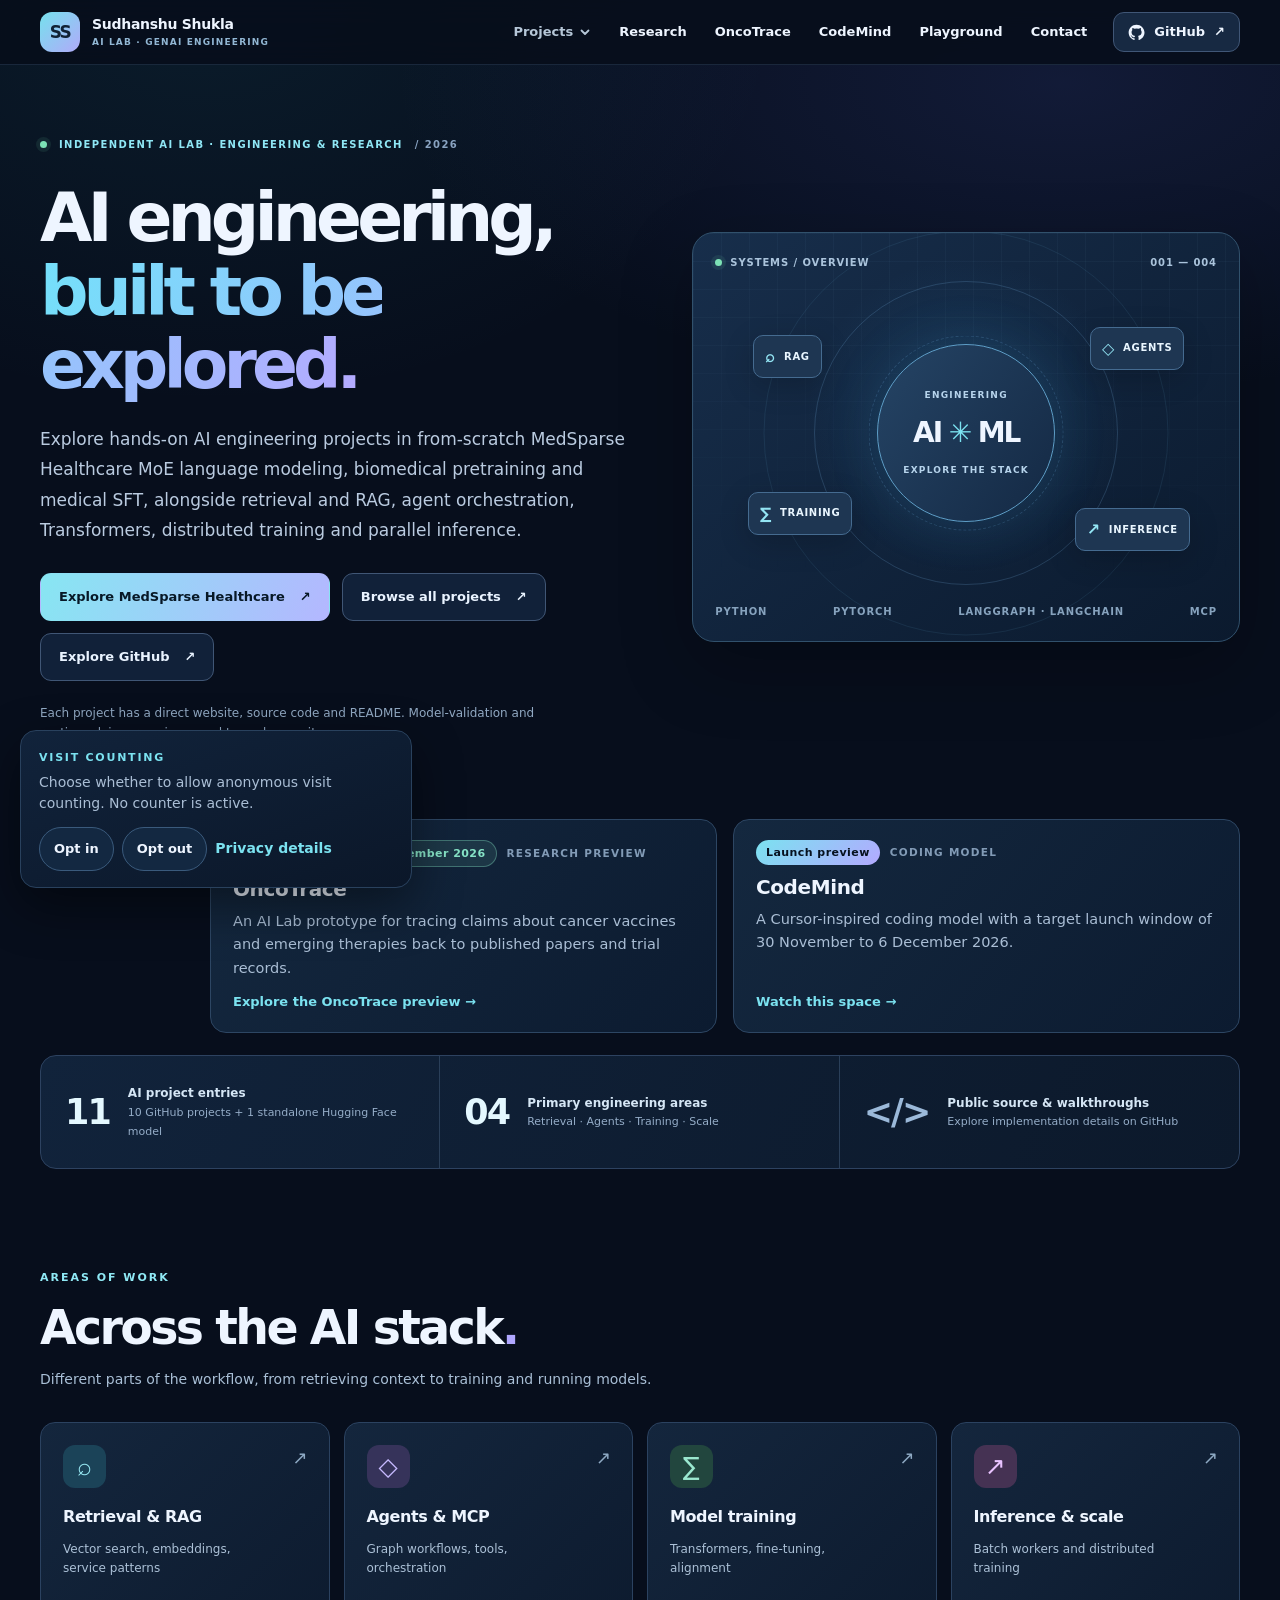
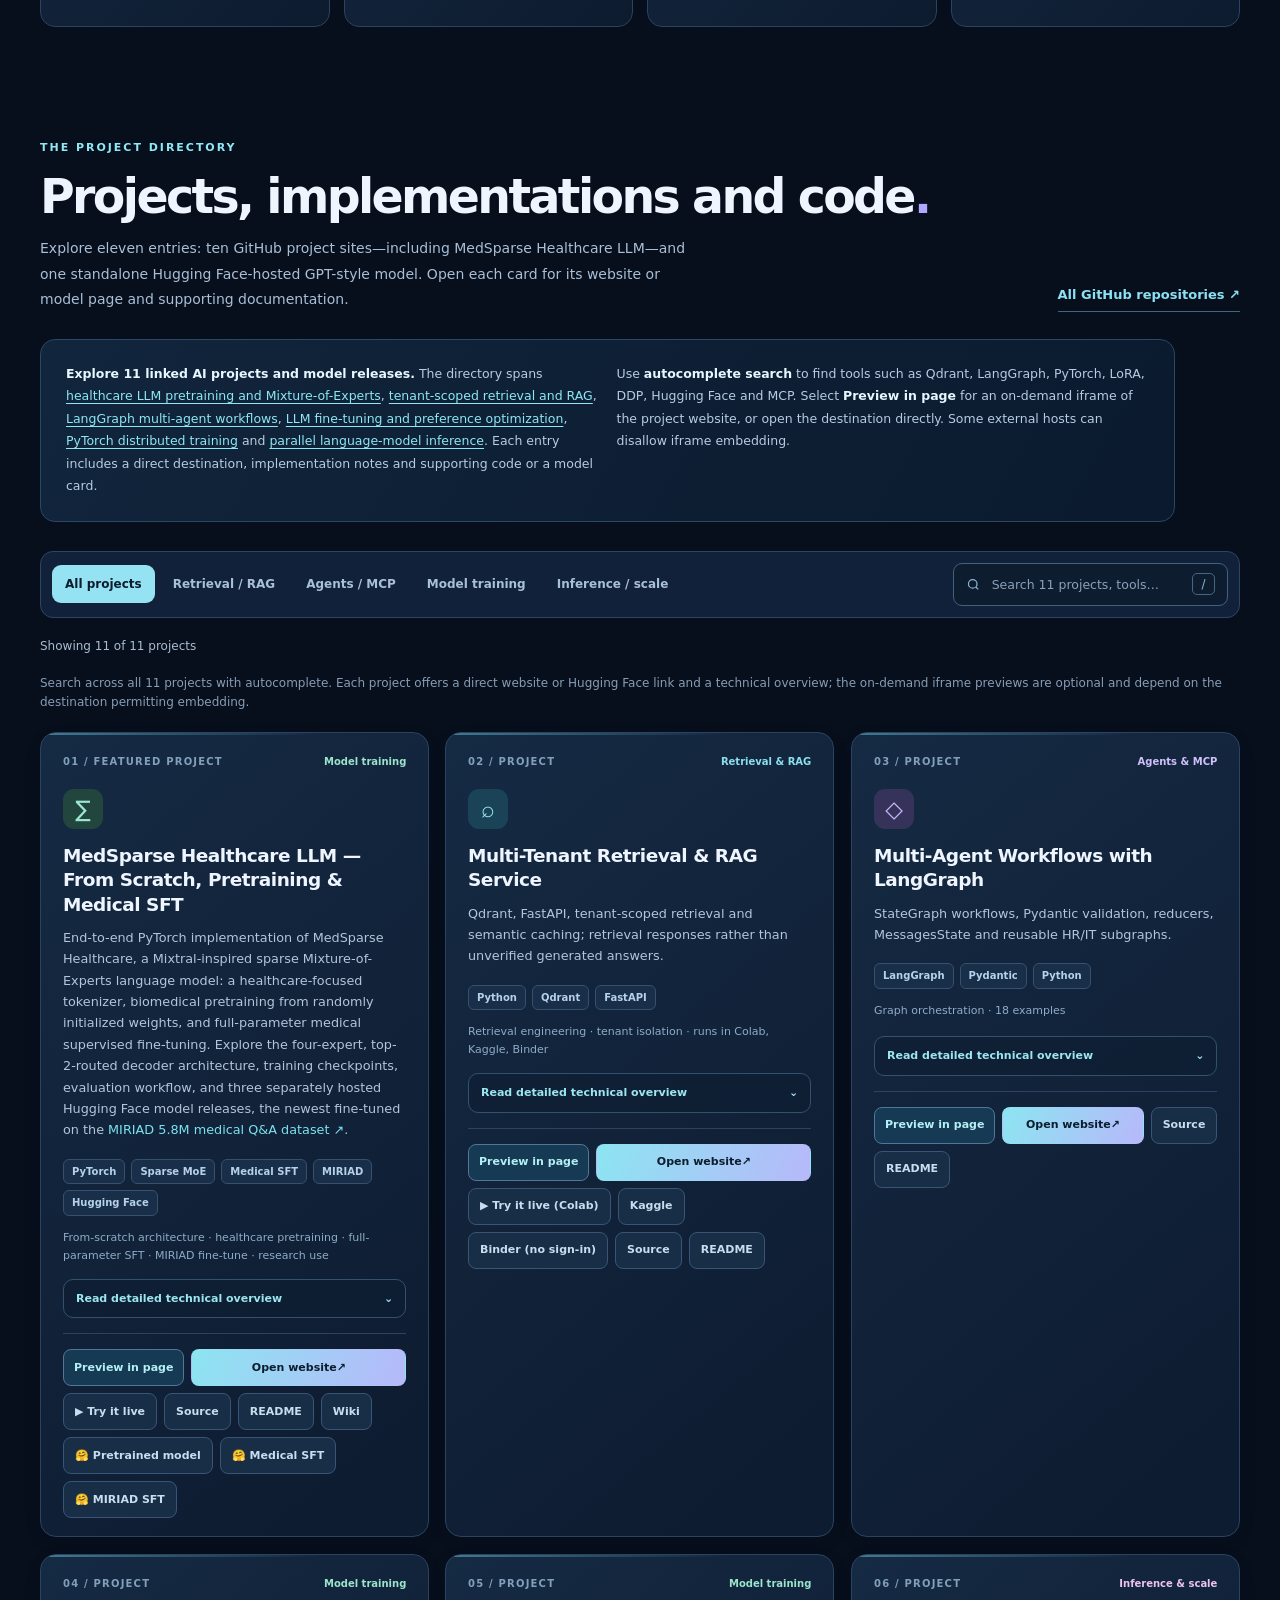
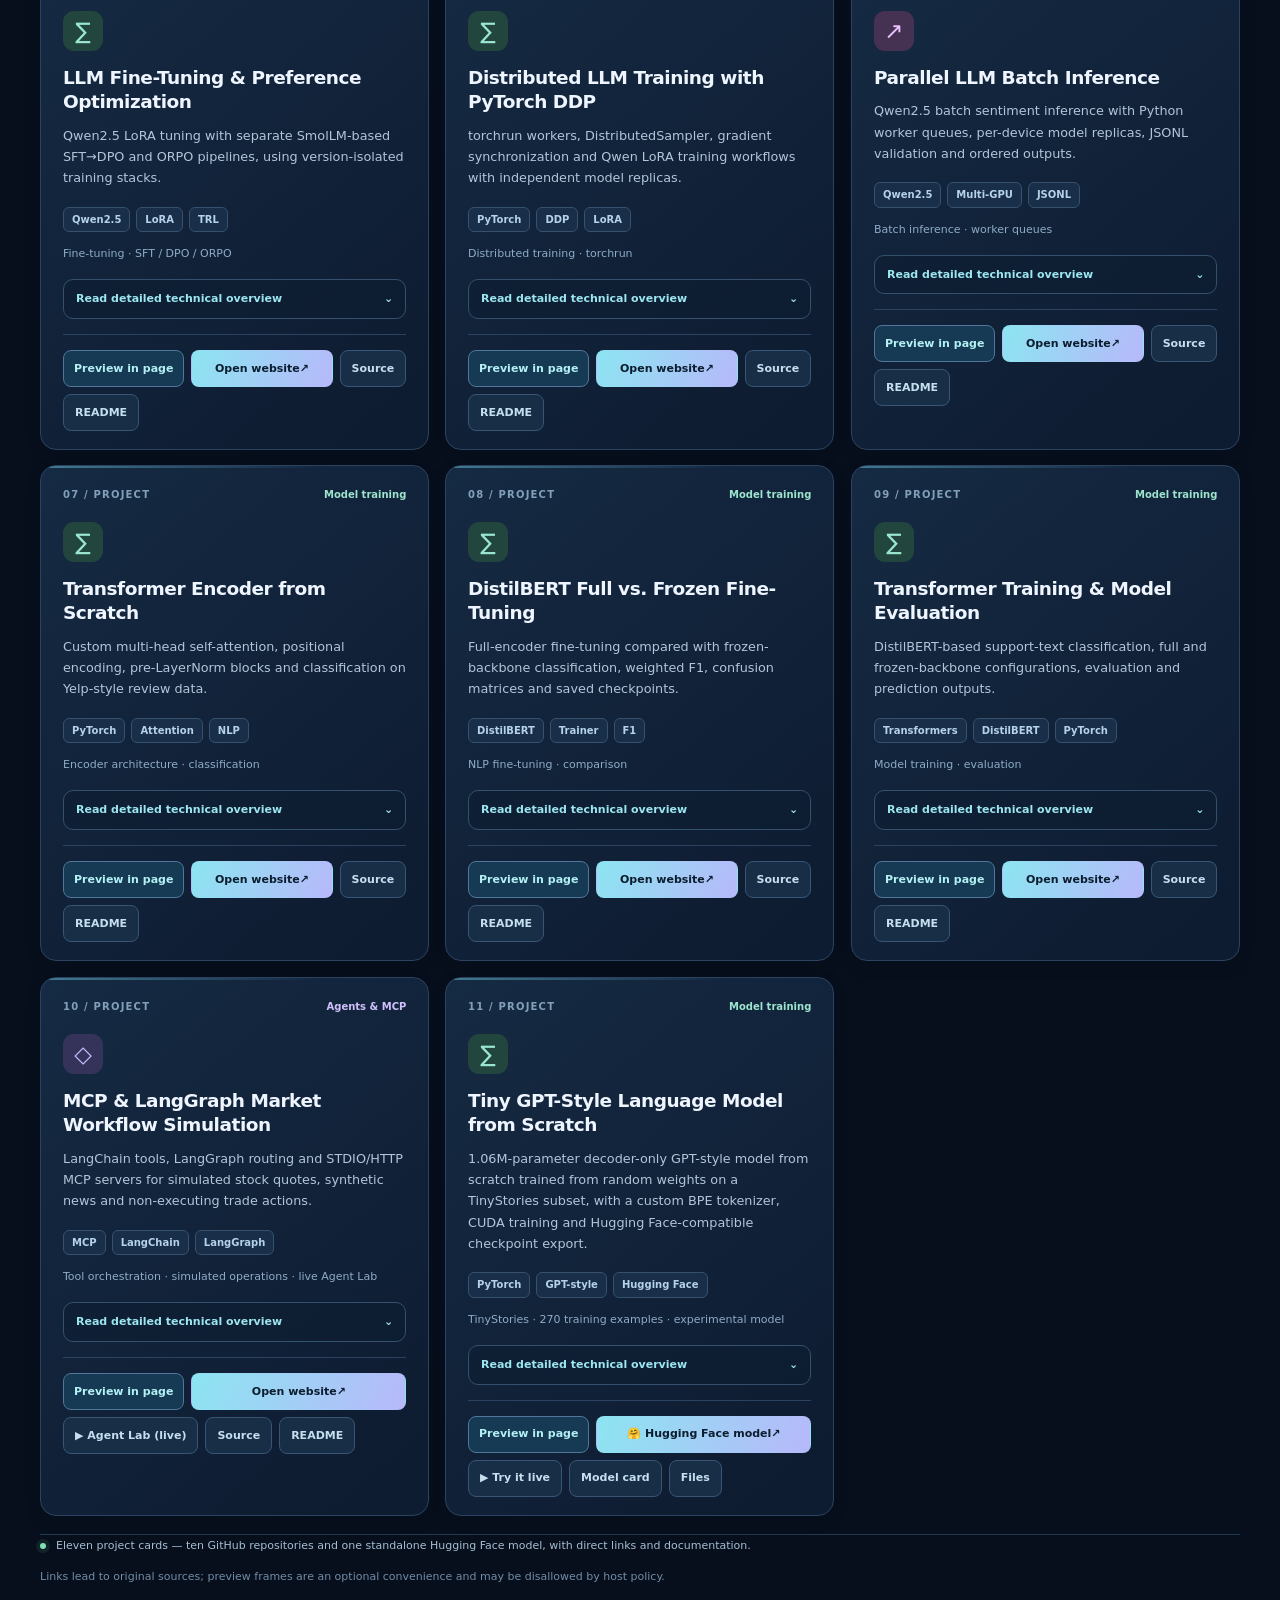
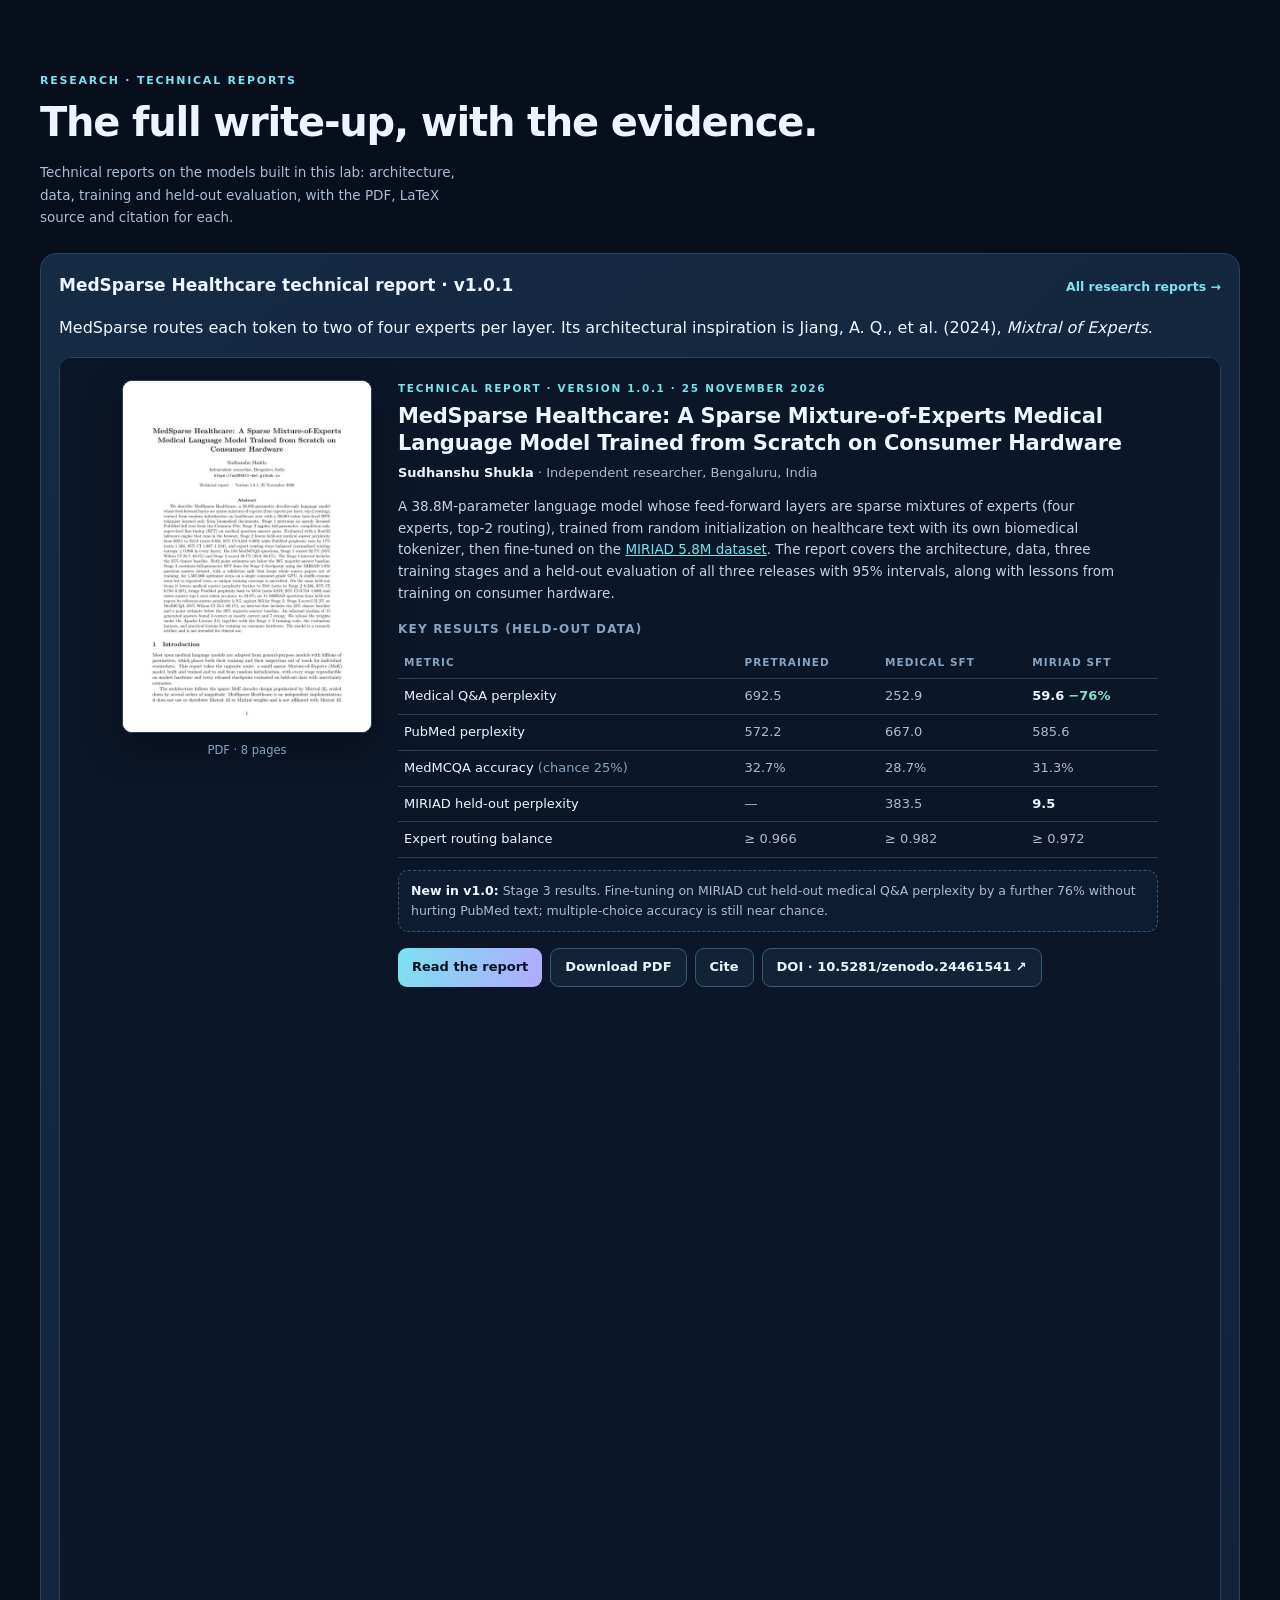
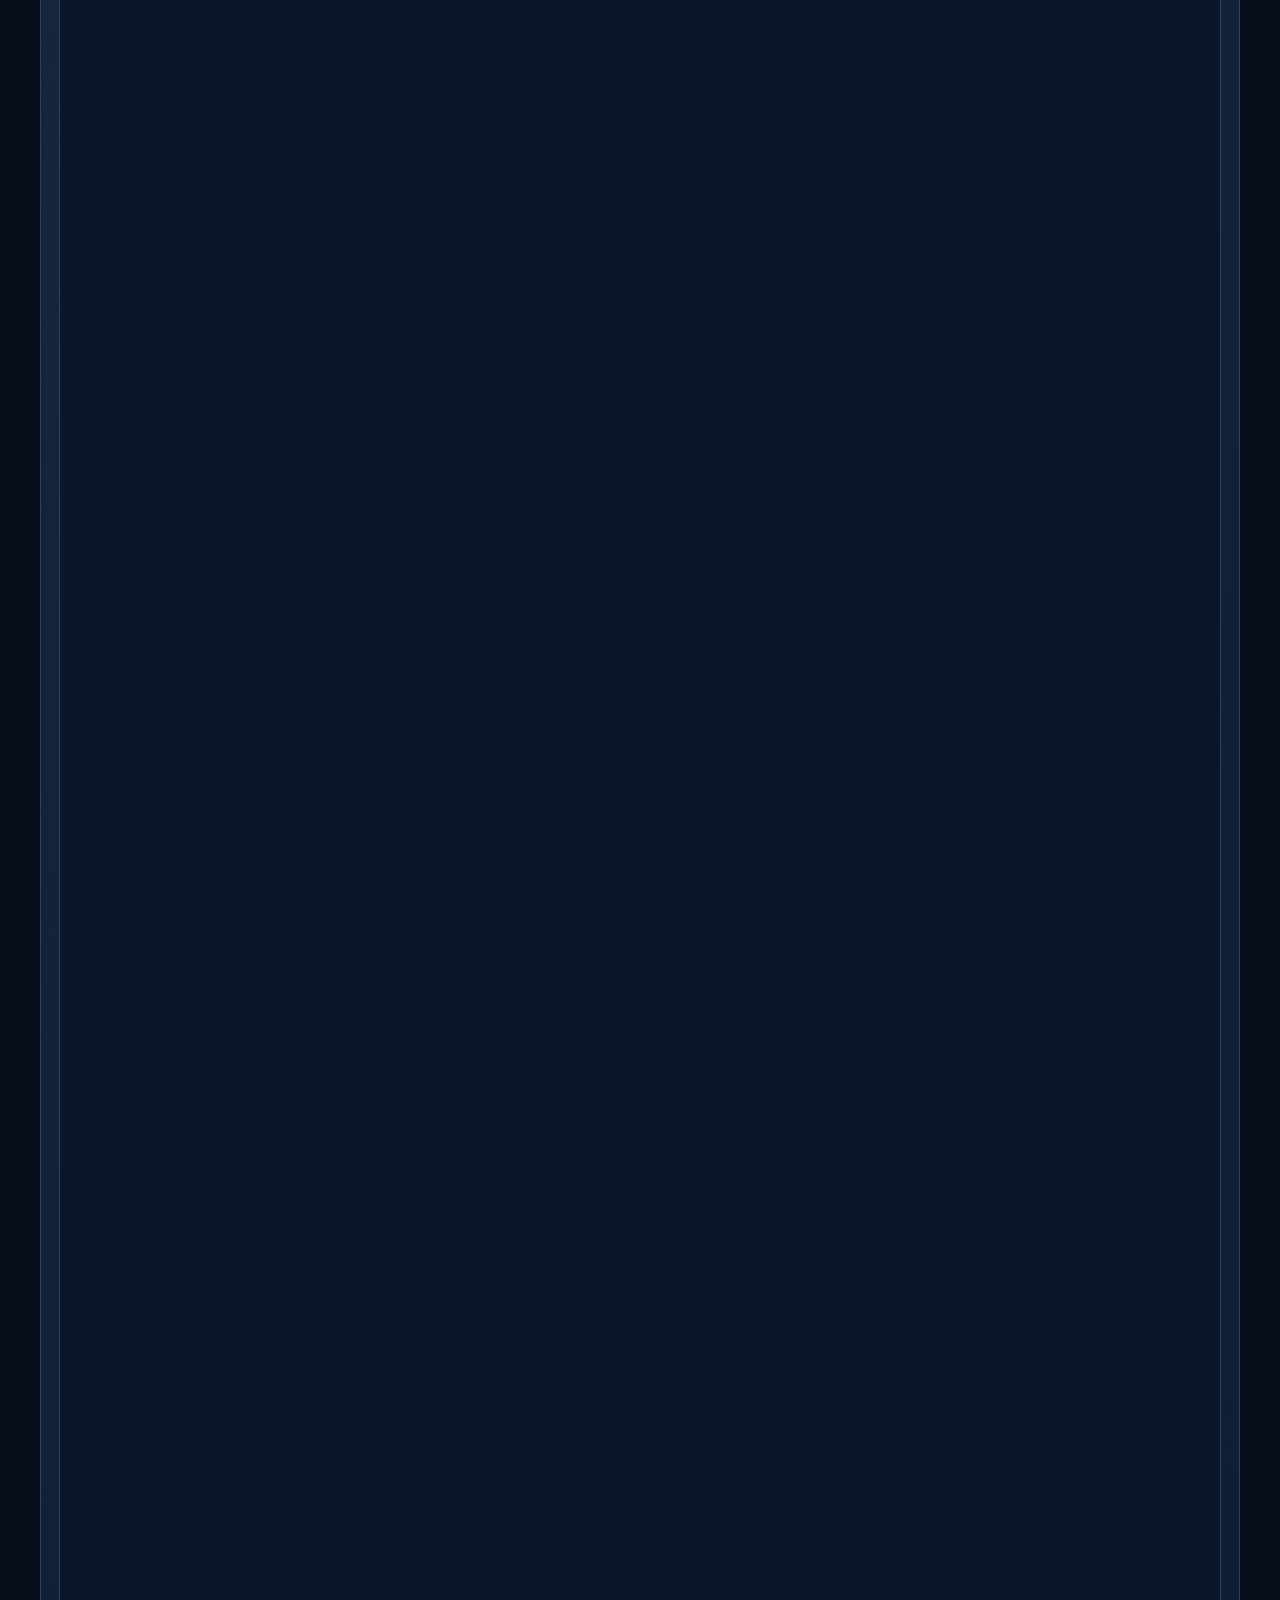
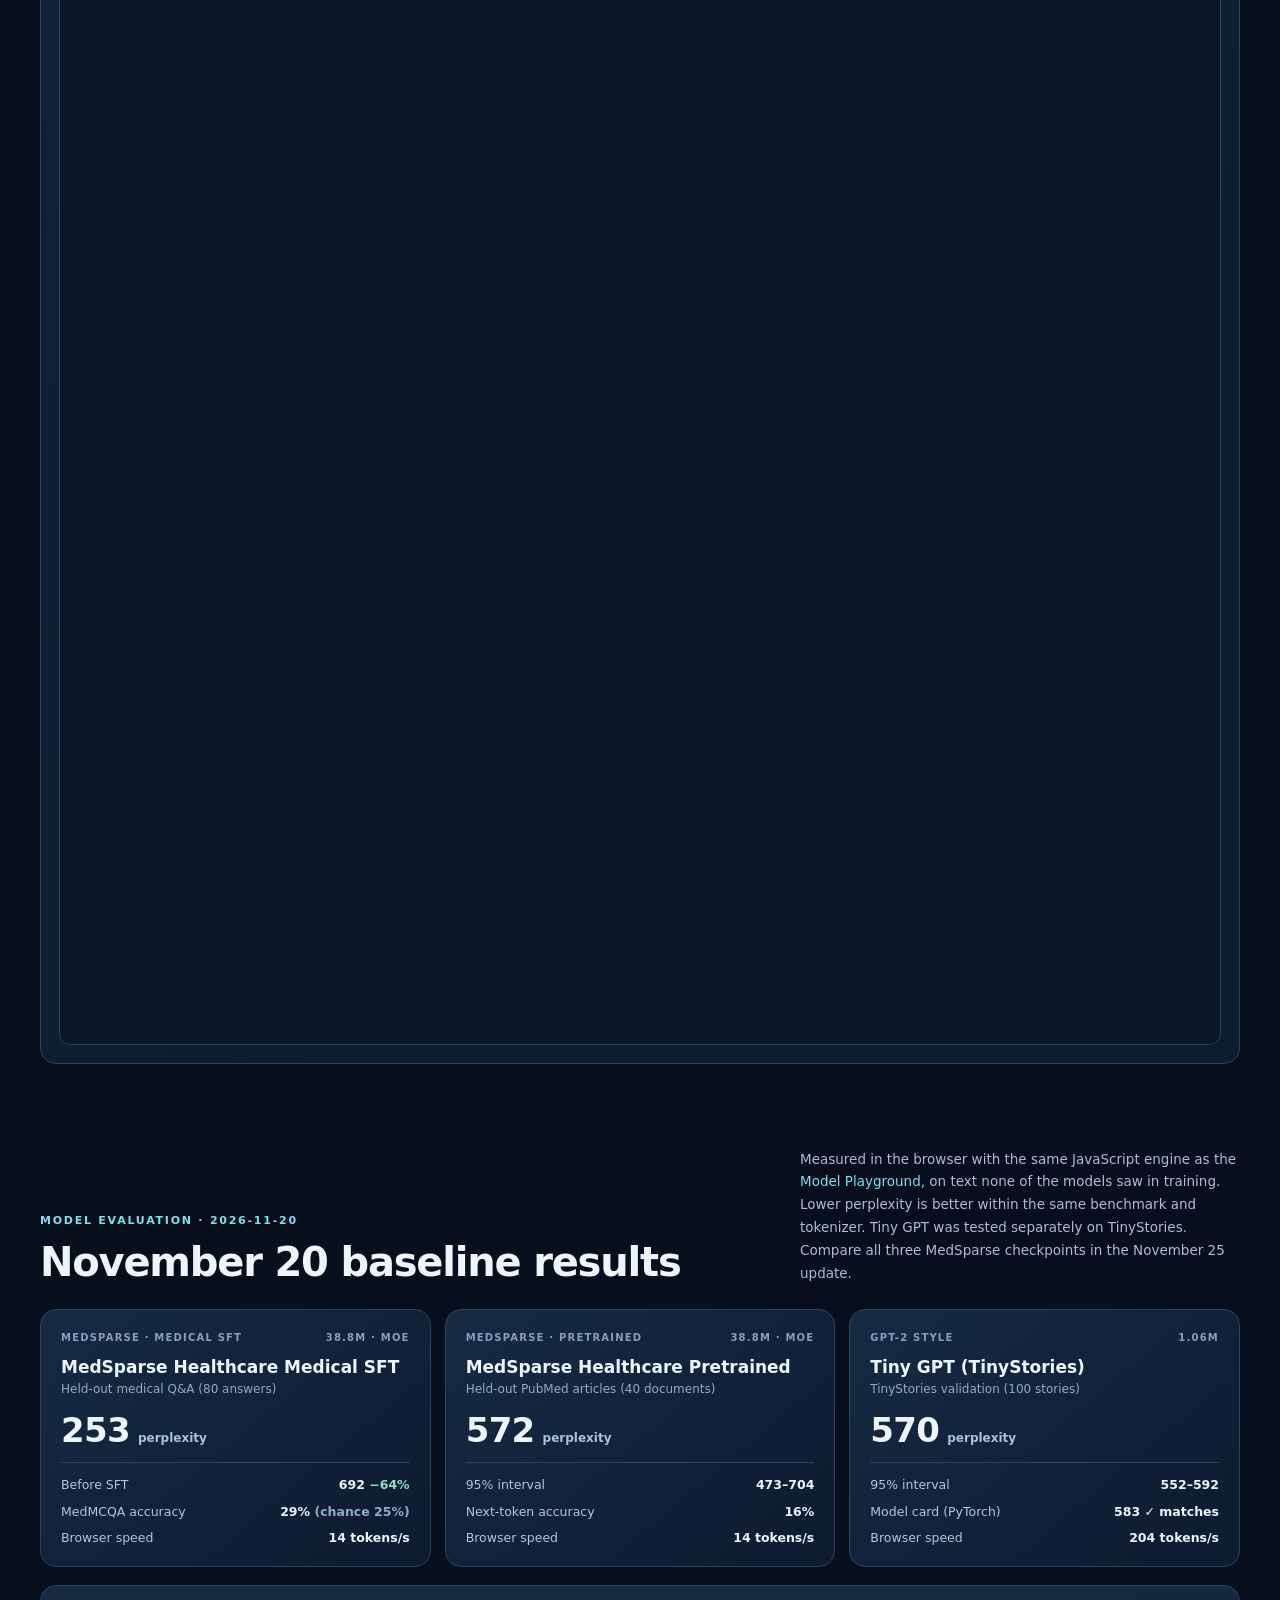
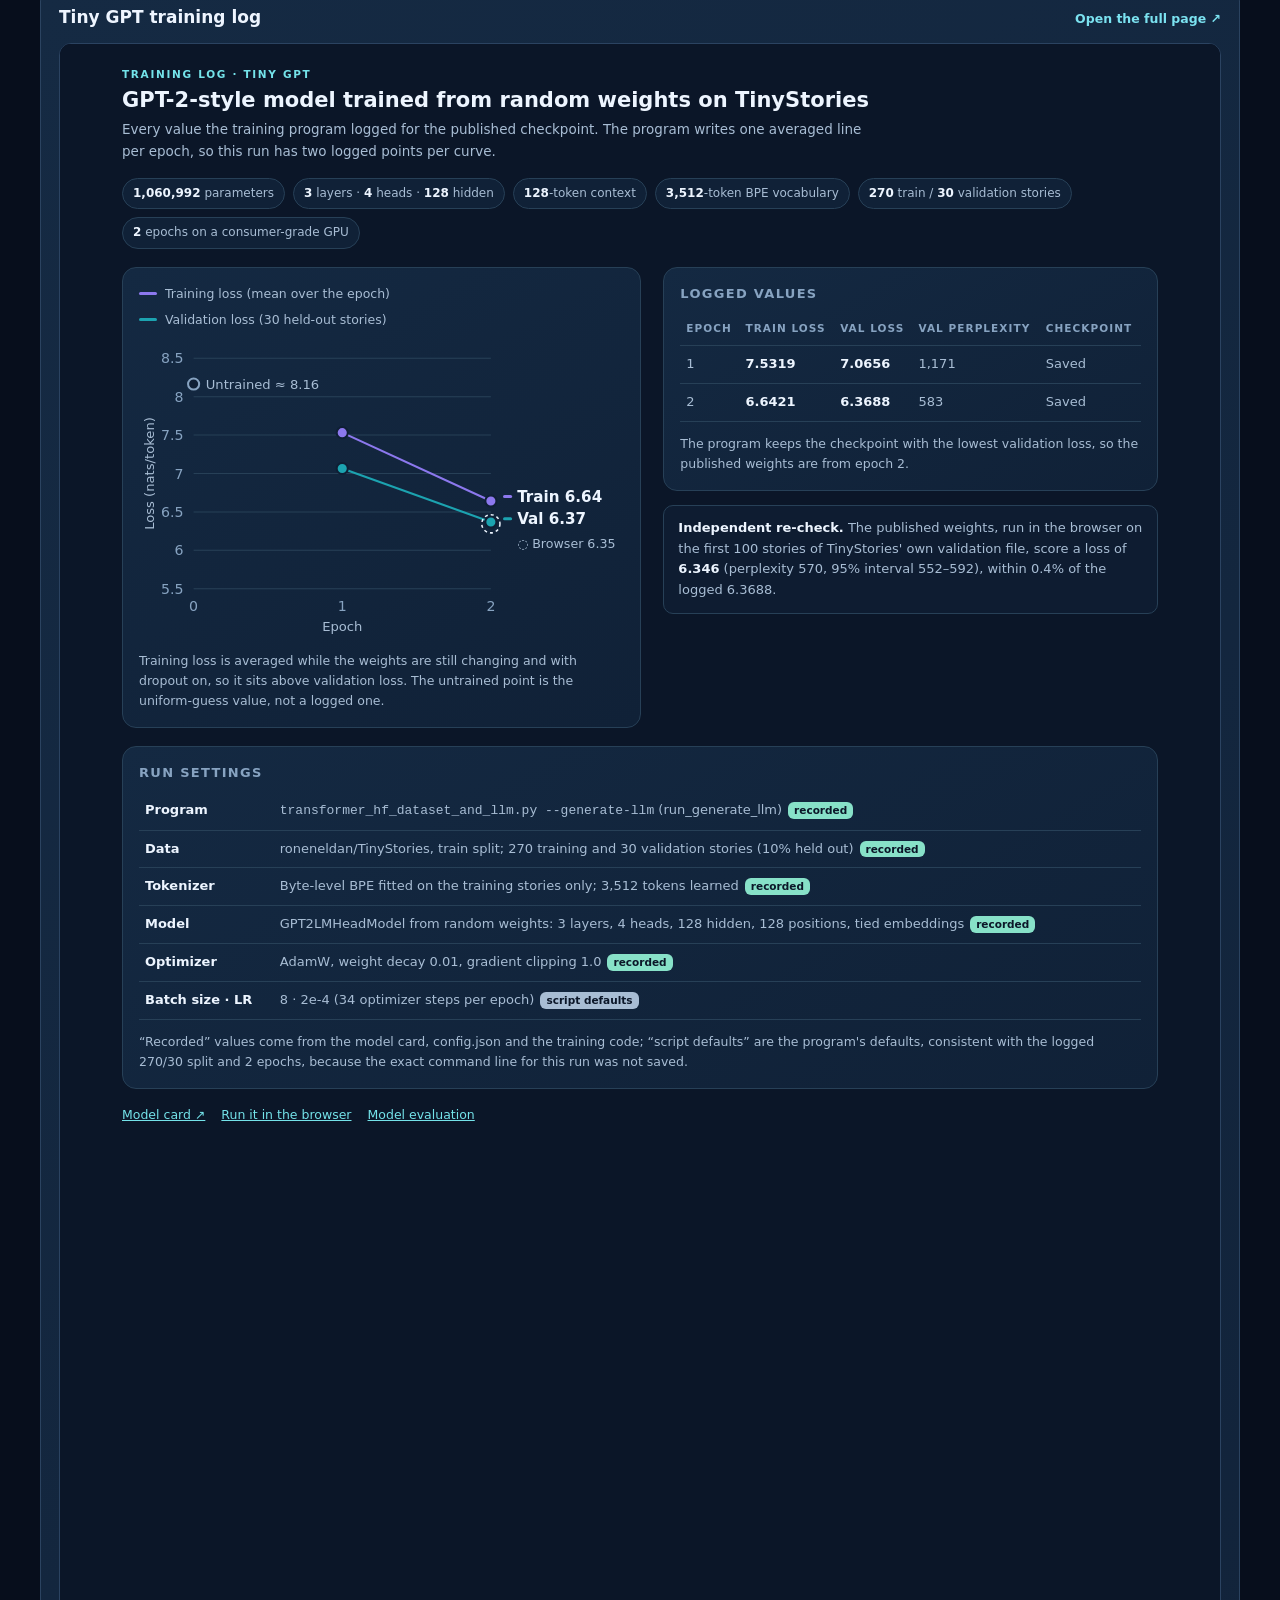
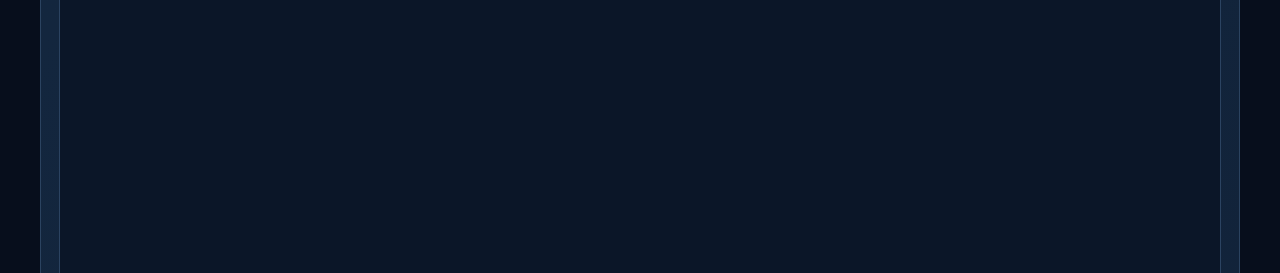
<file: index.html>
<!DOCTYPE html>
<html lang="en">
<head>

<meta http-equiv="Content-Security-Policy" content="base-uri 'none'; object-src 'none'; script-src 'self'; script-src-attr 'none'; frame-src 'self' https://su394611-del.github.io https://huggingface.co; worker-src 'self'; form-action 'none'"><meta charset="utf-8"/>
<meta content="width=device-width, initial-scale=1, viewport-fit=cover" name="viewport"/>
<meta content="#080f1d" name="theme-color"/>
<meta content="Sudhanshu Shukla" name="author"/>
<meta content="Explore 11 AI engineering projects: MedSparse Healthcare MoE LLM, RAG, LangGraph agents, PyTorch DDP, model fine-tuning and Hugging Face releases." name="description"/>
<meta content="index, follow, max-image-preview:large" name="robots"/>
<link href="https://su394611-del.github.io/" rel="canonical"/>
<title>Sudhanshu Shukla | AI Lab — AI &amp; Generative AI Engineering Projects</title>
<meta content="website" property="og:type"/>
<meta content="en_US" property="og:locale"/>
<meta content="Sudhanshu Shukla | AI Lab" property="og:site_name"/>
<meta content="Sudhanshu Shukla's AI Lab — AI &amp; GenAI Projects, LLMs, RAG and MoE" property="og:title"/>
<meta content="Explore 11 AI engineering projects: MedSparse Healthcare MoE LLM, RAG, LangGraph agents, PyTorch DDP, model fine-tuning and Hugging Face releases." property="og:description"/>
<meta content="https://su394611-del.github.io/" property="og:url"/>
<meta content="https://su394611-del.github.io/assets/social-preview.png" property="og:image"/>
<meta content="1200" property="og:image:width"/>
<meta content="630" property="og:image:height"/>
<meta content="Sudhanshu Shukla's AI Lab — AI and Generative AI engineering and research" property="og:image:alt"/>
<meta content="summary_large_image" name="twitter:card"/>
<meta content="Sudhanshu Shukla's AI Lab | 11 LLM, RAG &amp; Agent Projects" name="twitter:title"/>
<meta content="Explore 11 AI engineering projects: MedSparse Healthcare MoE LLM, RAG, LangGraph agents, PyTorch DDP, model fine-tuning and Hugging Face releases." name="twitter:description"/>
<meta content="https://su394611-del.github.io/assets/social-preview.png" name="twitter:image"/>
<link href="/assets/favicon.svg" rel="icon" type="image/svg+xml"/>
<link href="/sitemap.xml" rel="sitemap" type="application/xml"/>
<link href="/assets/styles.css?v=20261120-card-actions" rel="stylesheet"/><link href="/assets/enhancements.css?v=20261118-mobile-fix-2" rel="stylesheet"/>
<link rel="stylesheet" href="contact-section-styles.css">
<link rel="stylesheet" href="whats-next-styles.css">
<script type="application/ld+json">{"@context":"https://schema.org","@graph":[{"@type":"Person","@id":"https://su394611-del.github.io/#author","name":"Sudhanshu Shukla","url":"https://su394611-del.github.io/","sameAs":["https://github.com/su394611-del","https://huggingface.co/sudhanshu42844"]},{"@type":"WebSite","@id":"https://su394611-del.github.io/#website","name":"Sudhanshu Shukla's AI Lab","url":"https://su394611-del.github.io/","inLanguage":"en","creator":{"@id":"https://su394611-del.github.io/#author"}},{"@type":"CollectionPage","@id":"https://su394611-del.github.io/#webpage","name":"Sudhanshu Shukla | AI Lab — AI & Generative AI Engineering Projects","url":"https://su394611-del.github.io/","description":"Explore 11 AI engineering projects: MedSparse Healthcare MoE LLM, RAG, LangGraph agents, PyTorch DDP, model fine-tuning and Hugging Face releases.","isPartOf":{"@id":"https://su394611-del.github.io/#website"},"author":{"@id":"https://su394611-del.github.io/#author"},"mainEntity":{"@id":"https://su394611-del.github.io/#projects-list"},"inLanguage":"en"},{"@type":"ItemList","@id":"https://su394611-del.github.io/#projects-list","name":"Eleven AI engineering project sites and Hugging Face model pages","numberOfItems":11,"itemListElement":[{"@type":"ListItem","position":1,"item":{"@type":"CreativeWork","name":"MedSparse Healthcare LLM — From Scratch, Pretraining & Medical SFT","url":"https://su394611-del.github.io/MedSparse-Healthcare-LLM-From-Scratch/","description":"End-to-end PyTorch implementation of MedSparse Healthcare, a Mixtral-inspired sparse Mixture-of-Experts language model: a healthcare-focused tokenizer, biomedical pretraining from randomly initialized weights, and full-parameter medical supervised fine-tuning. Explore the four-expert, top-2-routed decoder architecture, training checkpoints, evaluation workflow, and two separately hosted Hugging Face model releases.","keywords":"PyTorch Sparse MoE Medical SFT Hugging Face"}},{"@type":"ListItem","position":2,"item":{"@type":"CreativeWork","name":"Multi-Tenant Retrieval & RAG Service","url":"https://su394611-del.github.io/RAG-service/","description":"Qdrant, FastAPI, tenant-scoped retrieval and semantic caching; retrieval responses rather than unverified generated answers.","keywords":"Python Qdrant FastAPI"}},{"@type":"ListItem","position":3,"item":{"@type":"CreativeWork","name":"Multi-Agent Workflows with LangGraph","url":"https://su394611-del.github.io/Multi-agents-using-LangGraph/","description":"StateGraph workflows, Pydantic validation, reducers, MessagesState and reusable HR/IT subgraphs.","keywords":"LangGraph Pydantic Python"}},{"@type":"ListItem","position":4,"item":{"@type":"CreativeWork","name":"LLM Fine-Tuning & Preference Optimization","url":"https://su394611-del.github.io/Pre-training-and-Fine-tuning/","description":"Qwen2.5 LoRA tuning with separate SmolLM-based SFT→DPO and ORPO pipelines, using version-isolated training stacks.","keywords":"Qwen2.5 LoRA TRL"}},{"@type":"ListItem","position":5,"item":{"@type":"CreativeWork","name":"Distributed LLM Training with PyTorch DDP","url":"https://su394611-del.github.io/Distributed-Data-Parallel-Processing/","description":"torchrun workers, DistributedSampler, gradient synchronization and Qwen LoRA training workflows with independent model replicas.","keywords":"PyTorch DDP LoRA"}},{"@type":"ListItem","position":6,"item":{"@type":"CreativeWork","name":"Parallel LLM Batch Inference","url":"https://su394611-del.github.io/Parallel-LLM-Inference/","description":"Qwen2.5 batch sentiment inference with Python worker queues, per-device model replicas, JSONL validation and ordered outputs.","keywords":"Qwen2.5 Multi-GPU JSONL"}},{"@type":"ListItem","position":7,"item":{"@type":"CreativeWork","name":"Transformer Encoder from Scratch","url":"https://su394611-del.github.io/LLM-from-scratch/","description":"Custom multi-head self-attention, positional encoding, pre-LayerNorm blocks and classification on Yelp-style review data.","keywords":"PyTorch Attention NLP"}},{"@type":"ListItem","position":8,"item":{"@type":"CreativeWork","name":"DistilBERT Full vs. Frozen Fine-Tuning","url":"https://su394611-del.github.io/Full-Fine-Training-Pre-Training-Mid-Training/","description":"Full-encoder fine-tuning compared with frozen-backbone classification, weighted F1, confusion matrices and saved checkpoints.","keywords":"DistilBERT Trainer F1"}},{"@type":"ListItem","position":9,"item":{"@type":"CreativeWork","name":"Transformer Training & Model Evaluation","url":"https://su394611-del.github.io/Transformers-Training/","description":"DistilBERT-based support-text classification, full and frozen-backbone configurations, evaluation and prediction outputs.","keywords":"Transformers DistilBERT PyTorch"}},{"@type":"ListItem","position":10,"item":{"@type":"CreativeWork","name":"MCP & LangGraph Market Workflow Simulation","url":"https://su394611-del.github.io/Stock-market-trading-Application-using-MCP-langchain-langgraph/","description":"LangChain tools, LangGraph routing and STDIO/HTTP MCP servers for simulated stock quotes, synthetic news and non-executing trade actions.","keywords":"MCP LangChain LangGraph"}},{"@type":"ListItem","position":11,"item":{"@type":"CreativeWork","name":"Tiny GPT-Style Language Model from Scratch","url":"https://huggingface.co/sudhanshu42844/my-tiny-llm","description":"1.06M-parameter decoder-only GPT-style model from scratch trained from random weights on a TinyStories subset, with a custom BPE tokenizer, CUDA training and Hugging Face-compatible checkpoint export.","keywords":"PyTorch GPT-style Hugging Face"}}]}]}</script>
<!-- Curated project cards are static HTML for accessibility and search indexing. -->


<link rel="stylesheet" href="model-eval-styles.css">
<!-- ailab:head:start --><script defer src="/assets/vue-3.5.13.global.prod.js"></script><link rel="stylesheet" href="/assets/ailab-chrome.css?v=20261125-invite1"><script src="/assets/ailab-chrome.js?v=20261125-invite1" defer></script><script defer src="/assets/privacy.js?v=20261124-consent2"></script><!-- ailab:head:end --><script defer="" src="/assets/app.js?v=20261127-focus2"></script>
<link rel="stylesheet" href="page-details.css">
<link rel="stylesheet" href="evaluation-chart.css">
</head>
<body>
<a class="skip-link" href="#projects">Skip to project directory</a>
<!-- ailab:header:start --><header class="ailab-header ailab-sticky" id="ailab-top"><div class="ailab-wrap ailab-bar"><a class="ailab-brand" href="/" aria-label="Sudhanshu Shukla's AI Lab home"><span class="ailab-mark" aria-hidden="true">SS</span><span class="ailab-brand-text"><strong>Sudhanshu Shukla</strong><small>AI Lab · GenAI Engineering</small></span></a><nav class="ailab-nav" aria-label="AI Lab"><details class="ailab-dd"><summary class="ailab-link">Projects<svg class="ailab-chev" aria-hidden="true" viewBox="0 0 12 12" fill="none" stroke="currentColor" stroke-width="1.8" stroke-linecap="round" stroke-linejoin="round"><path d="M2.5 4.5 6 8l3.5-3.5"/></svg></summary><div class="ailab-dd-panel"><div class="ailab-dd-grid"><div><div class="ailab-dd-group"><p class="ailab-group-label">Model training</p><ul><li><a class="ailab-proj" href="/MedSparse-Healthcare-LLM-From-Scratch/">MedSparse Healthcare LLM<small>38.8M sparse MoE, trained from scratch</small></a></li><li><a class="ailab-proj" href="/Pre-training-and-Fine-tuning/">LLM Fine-Tuning &amp; Preference Optimization<small>LoRA, SFT, DPO and ORPO</small></a></li><li><a class="ailab-proj" href="/Distributed-Data-Parallel-Processing/">Distributed LLM Training with PyTorch DDP<small>torchrun, Gloo/NCCL, LoRA</small></a></li><li><a class="ailab-proj" href="/LLM-from-scratch/">Transformer Encoder from Scratch<small>Hand-built attention in PyTorch</small></a></li><li><a class="ailab-proj" href="/Full-Fine-Training-Pre-Training-Mid-Training/">DistilBERT Full vs. Frozen Fine-Tuning<small>Full encoder vs head-only training</small></a></li><li><a class="ailab-proj" href="/Transformers-Training/">Transformer Training &amp; Model Evaluation<small>DistilBERT classification walkthrough</small></a></li><li><a class="ailab-proj" href="https://huggingface.co/sudhanshu42844/my-tiny-llm" target="_blank" rel="noopener noreferrer">Tiny GPT-Style Language Model<span class="ailab-ext" aria-hidden="true"> ↗</span><small>1.06M parameters, on Hugging Face</small></a></li></ul></div></div><div><div class="ailab-dd-group"><p class="ailab-group-label">Retrieval &amp; RAG</p><ul><li><a class="ailab-proj" href="/RAG-service/">Multi-Tenant RAG Service<small>Qdrant, FastAPI, tenant isolation</small></a></li></ul></div><div class="ailab-dd-group"><p class="ailab-group-label">Research previews</p><ul><li><a class="ailab-proj" href="/oncotrace/">OncoTrace<small>Targeting around 11 December 2026</small></a></li><li><a class="ailab-proj" href="/codemind/">CodeMind<small>Coding model</small></a></li></ul></div><div class="ailab-dd-group"><p class="ailab-group-label">Agents &amp; MCP</p><ul><li><a class="ailab-proj" href="/Multi-agents-using-LangGraph/">Multi-Agent Workflows with LangGraph<small>StateGraph, reducers, subgraphs</small></a></li><li><a class="ailab-proj" href="/Stock-market-trading-Application-using-MCP-langchain-langgraph/">MCP &amp; LangGraph Market Simulation<small>MCP servers and a ReAct tool loop</small></a></li></ul></div><div class="ailab-dd-group"><p class="ailab-group-label">Inference &amp; scale</p><ul><li><a class="ailab-proj" href="/Parallel-LLM-Inference/">Parallel LLM Batch Inference<small>Per-GPU replicas, ordered JSONL</small></a></li></ul></div></div></div><a class="ailab-dd-all" href="/#projects">Browse all 11 projects <span aria-hidden="true">→</span></a></div></details><a class="ailab-link" href="/research/">Research</a><a class="ailab-link" href="/oncotrace/">OncoTrace</a><a class="ailab-link" href="/codemind/">CodeMind</a><a class="ailab-link" href="/playground/">Playground</a><a class="ailab-link" href="/contact.html">Contact</a><a class="ailab-gh" href="https://github.com/su394611-del" target="_blank" rel="noopener noreferrer"><svg class="ailab-ico" aria-hidden="true" width="17" height="17" viewBox="0 0 24 24" fill="currentColor"><path d="M12 .9C5.86.9.9 5.88.9 12.03c0 4.92 3.19 9.1 7.62 10.57.56.1.76-.24.76-.54v-2.11c-3.1.67-3.76-1.32-3.76-1.32-.5-1.28-1.24-1.62-1.24-1.62-1.02-.7.08-.68.08-.68 1.13.08 1.73 1.16 1.73 1.16 1.01 1.73 2.65 1.23 3.3.94.1-.73.39-1.23.72-1.52-2.47-.28-5.07-1.24-5.07-5.5 0-1.21.44-2.19 1.15-2.96-.12-.28-.5-1.4.11-2.91 0 0 .94-.3 3.06 1.13a10.67 10.67 0 0 1 5.58 0c2.12-1.44 3.05-1.13 3.05-1.13.61 1.51.23 2.63.11 2.91.72.77 1.15 1.75 1.15 2.97 0 4.26-2.6 5.21-5.08 5.49.4.35.75 1.04.75 2.1v3.12c0 .3.2.65.77.54 4.42-1.48 7.6-5.65 7.6-10.56C23.1 5.88 18.14.9 12 .9Z"/></svg><span>GitHub</span><span aria-hidden="true">↗</span></a></nav><details class="ailab-menu"><summary><svg class="ailab-menu-icon" aria-hidden="true" viewBox="0 0 16 16" fill="none" stroke="currentColor" stroke-width="1.8" stroke-linecap="round"><path class="ailab-burger" d="M2 4h12M2 8h12M2 12h12"/><path class="ailab-x" d="M3.5 3.5l9 9M12.5 3.5l-9 9"/></svg><span>Menu</span></summary><nav class="ailab-menu-panel" aria-label="AI Lab menu"><p class="ailab-group-label">AI Lab</p><div class="ailab-menu-links"><a class="ailab-link" href="/" aria-current="page">AI Lab home</a><a class="ailab-link" href="/#projects">All projects</a><a class="ailab-link" href="/research/">Research</a><a class="ailab-link" href="/oncotrace/">OncoTrace <small>Around 11 Dec 2026</small></a><a class="ailab-link" href="/codemind/">CodeMind</a><a class="ailab-link" href="/playground/">Playground</a><a class="ailab-link" href="/contact.html">Contact</a><a class="ailab-link" href="https://github.com/su394611-del" target="_blank" rel="noopener noreferrer">GitHub <span aria-hidden="true">↗</span></a></div><p class="ailab-group-label">Projects</p><ul><li><a class="ailab-proj" href="/MedSparse-Healthcare-LLM-From-Scratch/">MedSparse Healthcare LLM<small>38.8M sparse MoE, trained from scratch</small></a></li><li><a class="ailab-proj" href="/RAG-service/">Multi-Tenant RAG Service<small>Qdrant, FastAPI, tenant isolation</small></a></li><li><a class="ailab-proj" href="/Multi-agents-using-LangGraph/">Multi-Agent Workflows with LangGraph<small>StateGraph, reducers, subgraphs</small></a></li><li><a class="ailab-proj" href="/Pre-training-and-Fine-tuning/">LLM Fine-Tuning &amp; Preference Optimization<small>LoRA, SFT, DPO and ORPO</small></a></li><li><a class="ailab-proj" href="/Distributed-Data-Parallel-Processing/">Distributed LLM Training with PyTorch DDP<small>torchrun, Gloo/NCCL, LoRA</small></a></li><li><a class="ailab-proj" href="/Parallel-LLM-Inference/">Parallel LLM Batch Inference<small>Per-GPU replicas, ordered JSONL</small></a></li><li><a class="ailab-proj" href="/LLM-from-scratch/">Transformer Encoder from Scratch<small>Hand-built attention in PyTorch</small></a></li><li><a class="ailab-proj" href="/Full-Fine-Training-Pre-Training-Mid-Training/">DistilBERT Full vs. Frozen Fine-Tuning<small>Full encoder vs head-only training</small></a></li><li><a class="ailab-proj" href="/Transformers-Training/">Transformer Training &amp; Model Evaluation<small>DistilBERT classification walkthrough</small></a></li><li><a class="ailab-proj" href="/Stock-market-trading-Application-using-MCP-langchain-langgraph/">MCP &amp; LangGraph Market Simulation<small>MCP servers and a ReAct tool loop</small></a></li><li><a class="ailab-proj" href="https://huggingface.co/sudhanshu42844/my-tiny-llm" target="_blank" rel="noopener noreferrer">Tiny GPT-Style Language Model<span class="ailab-ext" aria-hidden="true"> ↗</span><small>1.06M parameters, on Hugging Face</small></a></li></ul></nav></details></div></header><!-- ailab:header:end -->
<div id="app">
<main id="home">
<section aria-labelledby="hero-heading" class="hero layout">
<div class="hero-copy"><div class="eyebrow"><span aria-hidden="true" class="status-dot"></span> INDEPENDENT AI LAB · ENGINEERING &amp; RESEARCH <span class="eyebrow-year">/ 2026</span></div>
<h1 id="hero-heading">AI engineering,<br/><span class="gradient-text">built to be explored.</span></h1>
<p class="hero-intro">Explore hands-on AI engineering projects in from-scratch MedSparse Healthcare MoE language modeling, biomedical pretraining and medical SFT, alongside retrieval and RAG, agent orchestration, Transformers, distributed training and parallel inference.</p>
<div class="hero-buttons"><a class="btn btn-primary" href="https://su394611-del.github.io/MedSparse-Healthcare-LLM-From-Scratch/" rel="noopener noreferrer" target="_blank">Explore MedSparse Healthcare <span aria-hidden="true">↗</span></a><a class="btn btn-outline" href="#projects">Browse all projects <span aria-hidden="true">↗</span></a><a class="btn btn-outline" href="https://github.com/su394611-del?tab=repositories" rel="noopener noreferrer" target="_blank">Explore GitHub <span aria-hidden="true">↗</span></a></div>
<p class="hero-disclaimer">Each project has a direct website, source code and README. Model-validation and runtime claims remain scoped to each repository.</p>
</div>
<div aria-label="Visualization of AI engineering areas: retrieval, agents, training, and inference" class="hero-graphic" role="img">
<div class="graphic-head"><span><i aria-hidden="true" class="graphic-pulse"></i> SYSTEMS / OVERVIEW</span><span>001 — 004</span></div>
<div class="orbit orbit-one"></div><div class="orbit orbit-two"></div><div class="orbit orbit-three"></div>
<div class="visual-core"><small>ENGINEERING</small><strong>AI <span>✳</span> ML</strong><small>EXPLORE THE STACK</small></div>
<div class="orbit-node node-retrieval"><span class="node-icon">⌕</span><span>RAG</span></div>
<div class="orbit-node node-agents"><span class="node-icon">◇</span><span>AGENTS</span></div>
<div class="orbit-node node-training"><span class="node-icon">∑</span><span>TRAINING</span></div>
<div class="orbit-node node-inference"><span class="node-icon">↗</span><span>INFERENCE</span></div>
<div class="graphic-bottom"><span>PYTHON</span><span>PYTORCH</span><span>LANGGRAPH · LANGCHAIN</span><span>MCP</span></div>
</div>
</section>
<section aria-labelledby="whats-next-heading" class="layout whats-next" id="whats-next" v-pre>
<h2 class="whats-next-label" id="whats-next-heading"><span aria-hidden="true" class="whats-next-dot"></span>What's next</h2>
<div class="whats-next-grid">
<article class="next-card"><div class="next-meta"><span class="next-badge next-badge-date"><span>Targeting <time datetime="2026-12-11">around 11 December 2026</time></span></span><span class="next-tag">Research preview</span></div><h3><a class="next-title-link" href="/oncotrace/">OncoTrace</a></h3><p>An AI Lab prototype for tracing claims about cancer vaccines and emerging therapies back to published papers and trial records.</p><a class="next-link" href="/oncotrace/">Explore the OncoTrace preview <span aria-hidden="true">→</span></a></article>
<article class="next-card"><div class="next-meta"><span class="next-badge next-badge-soon">Launch preview</span><span class="next-tag">Coding model</span></div><h3><a class="next-title-link" href="/codemind/">CodeMind</a></h3><p>A Cursor-inspired coding model with a target launch window of <time datetime="2026-11-30">30 November</time> to <time datetime="2026-12-06">6 December 2026</time>.</p><a aria-label="CodeMind: watch this space" class="next-link" href="/codemind/">Watch this space →</a></article>
</div>
</section>
<section aria-label="AI Lab at a glance" class="layout insight-row">
<div class="insight"><span class="insight-num">11</span><span class="insight-text">AI project entries<br/><small>10 GitHub projects + 1 standalone Hugging Face model</small></span></div>
<div class="insight"><span class="insight-num">04</span><span class="insight-text">Primary engineering areas<br/><small>Retrieval · Agents · Training · Scale</small></span></div>
<div class="insight"><span class="insight-num insight-code">&lt;/&gt;</span><span class="insight-text">Public source &amp; walkthroughs<br/><small>Explore implementation details on GitHub</small></span></div>
</section>
<section aria-labelledby="focus-heading" class="layout focus-section"><div class="section-intro"><p class="kicker">AREAS OF WORK</p><h2 id="focus-heading">Across the AI stack<span class="subtle-point">.</span></h2><p>Different parts of the workflow, from retrieving context to training and running models.</p></div>
<div class="focus-grid">
<a @click="focusCategory('retrieval')" class="focus-tile" href="#projects"><span aria-hidden="true" class="focus-icon focus-retrieval">⌕</span><span class="focus-name">Retrieval &amp; RAG</span><span class="focus-detail">Vector search, embeddings, service patterns</span><span aria-hidden="true" class="focus-arrow">↗</span></a>
<a @click="focusCategory('agents')" class="focus-tile" href="#projects"><span aria-hidden="true" class="focus-icon focus-agents">◇</span><span class="focus-name">Agents &amp; MCP</span><span class="focus-detail">Graph workflows, tools, orchestration</span><span aria-hidden="true" class="focus-arrow">↗</span></a>
<a @click="focusCategory('training')" class="focus-tile" href="#projects"><span aria-hidden="true" class="focus-icon focus-training">∑</span><span class="focus-name">Model training</span><span class="focus-detail">Transformers, fine-tuning, alignment</span><span aria-hidden="true" class="focus-arrow">↗</span></a>
<a @click="focusCategory('inference')" class="focus-tile" href="#projects"><span aria-hidden="true" class="focus-icon focus-inference">↗</span><span class="focus-name">Inference &amp; scale</span><span class="focus-detail">Batch workers and distributed training</span><span aria-hidden="true" class="focus-arrow">↗</span></a>
</div>
</section>
<section aria-labelledby="projects-heading" class="layout projects-section" id="projects"><div class="section-intro projects-intro"><div><p class="kicker">THE PROJECT DIRECTORY</p><h2 id="projects-heading">Projects, implementations and code<span class="subtle-point">.</span></h2><p>Explore eleven entries: ten GitHub project sites—including MedSparse Healthcare LLM—and one standalone Hugging Face-hosted GPT-style model. Open each card for its website or model page and supporting documentation.</p></div><a class="all-link" href="https://github.com/su394611-del?tab=repositories" rel="noopener noreferrer" target="_blank">All GitHub repositories <span aria-hidden="true">↗</span></a></div><div aria-label="About these projects" class="directory-context">
<p><strong>Explore 11 linked AI projects and model releases.</strong> The directory spans <a href="#project-medsparse-healthcare">healthcare LLM pretraining and Mixture-of-Experts</a>, <a href="#project-rag-service">tenant-scoped retrieval and RAG</a>, <a href="#project-langgraph-agents">LangGraph multi-agent workflows</a>, <a href="#project-pretraining-finetuning">LLM fine-tuning and preference optimization</a>, <a href="#project-distributed-training">PyTorch distributed training</a> and <a href="#project-parallel-inference">parallel language-model inference</a>. Each entry includes a direct destination, implementation notes and supporting code or a model card.</p>
<p>Use <strong>autocomplete search</strong> to find tools such as Qdrant, LangGraph, PyTorch, LoRA, DDP, Hugging Face and MCP. Select <strong>Preview in page</strong> for an on-demand iframe of the project website, or open the destination directly. Some external hosts can disallow iframe embedding.</p>
</div>
<div class="project-toolbar"><div aria-label="Filter projects by category" class="filter-scroller" role="group"><button :aria-pressed="String(category === 'all')" :class="{ active: category === 'all' }" data-category="all" class="filter-chip" type="button">All projects</button>
<button :aria-pressed="String(category === 'retrieval')" :class="{ active: category === 'retrieval' }" data-category="retrieval" class="filter-chip" type="button">Retrieval / RAG</button>
<button :aria-pressed="String(category === 'agents')" :class="{ active: category === 'agents' }" data-category="agents" class="filter-chip" type="button">Agents / MCP</button>
<button :aria-pressed="String(category === 'training')" :class="{ active: category === 'training' }" data-category="training" class="filter-chip" type="button">Model training</button>
<button :aria-pressed="String(category === 'inference')" :class="{ active: category === 'inference' }" data-category="inference" class="filter-chip" type="button">Inference / scale</button>
</div><div class="search-area">
<div class="search-control" role="search">
<svg aria-hidden="true" fill="none" height="19" stroke="currentColor" stroke-width="2" viewbox="0 0 24 24" width="19"><circle cx="11" cy="11" r="7"></circle><path d="m20 20-4-4"></path></svg>
<label class="sr-only" for="project-search">Search AI project titles, tools and topics</label>
<input :aria-activedescendant="activeSuggestion &gt;= 0 ? 'suggestion-' + suggestions[activeSuggestion]?.slug : undefined" :aria-expanded="String(suggestionsOpen &amp;&amp; suggestions.length &gt; 0)" @blur="closeSuggestions" @focus="suggestionsOpen=true" @input="onInput" @keydown.down.prevent="moveSuggestion(1)" @keydown.enter.prevent="activateSuggestion" @keydown.esc="suggestionsOpen=false" @keydown.up.prevent="moveSuggestion(-1)" aria-autocomplete="list" aria-controls="project-suggestions" autocomplete="off" id="project-search" placeholder="Search 11 projects, tools…" role="combobox" spellcheck="false" type="search" v-model="query"/>
<span aria-hidden="true" class="search-shortcut">/</span>
</div>
<div class="suggestion-list" id="project-suggestions" role="listbox" v-if="suggestionsOpen &amp;&amp; suggestions.length &gt; 0">
<button :aria-selected="String(i===activeSuggestion)" :class="{ selected: i===activeSuggestion }" :id="'suggestion-'+item.slug" :key="item.slug" @click="chooseSuggestion(item.slug)" @mousedown.prevent="chooseSuggestion(item.slug)" class="suggestion-item" role="option" type="button" v-for="(item, i) in suggestions">
<span class="suggestion-name" v-text="item.title"></span><small v-text="categoryLabel(item.category)"></small>
</button>
<div class="suggestion-hint">↑ ↓ navigate · Enter select · Esc close</div>
</div>
</div></div>
<div class="results-line"><span aria-live="polite" id="project-results-count" role="status" v-text="'Showing ' + visibleCount + ' of ' + totalCount + ' projects'"></span><noscript><span class="sr-only">All eleven project cards remain visible without JavaScript. Search and filters support Vue or a lightweight fallback.</span></noscript><template v-if="category !== 'all' || query.trim()"><button @click="resetFilters" class="reset-control" type="button">Clear filters <span aria-hidden="true">×</span></button></template></div><p class="project-access-note">Search across all 11 projects with autocomplete. Each project offers a direct website or Hugging Face link and a technical overview; the on-demand iframe previews are optional and depend on the destination permitting embedding.</p>
<div class="projects-grid" id="projects-grid">
<article class="project-card" data-category="training" data-keywords="PyTorch Sparse MoE Medical SFT Hugging Face" data-repo="MedSparse-Healthcare-LLM-From-Scratch" data-search="medsparse-healthcare-llm-from-scratch medsparse healthcare mixtral-inspired mixtral medical language model from scratch pytorch sparse mixture-of-experts moe grouped-query attention rope rmsnorm swiglu biomedical pubmed pretraining full-parameter medical supervised fine-tuning sft hugging face model weights model cards wiki architecture diagrams" data-title="MedSparse Healthcare LLM — From Scratch, Pretraining &amp; Medical SFT" data-url="https://su394611-del.github.io/MedSparse-Healthcare-LLM-From-Scratch/" id="project-medsparse-healthcare" v-show="matches('training', 'MedSparse-Healthcare-LLM-From-Scratch')">
<div class="card-head"><span class="card-code">01 / FEATURED PROJECT</span><span class="card-category category-training">Model training</span></div>
<div aria-hidden="true" class="card-glyph glyph-training">∑</div>
<h3><a href="https://su394611-del.github.io/MedSparse-Healthcare-LLM-From-Scratch/" rel="noopener noreferrer" target="_blank" title="Visit MedSparse Healthcare LLM — From Scratch, Pretraining &amp; Medical SFT project page">MedSparse Healthcare LLM — From Scratch, Pretraining &amp; Medical SFT</a></h3>
<p class="card-description">End-to-end PyTorch implementation of MedSparse Healthcare, a Mixtral-inspired sparse Mixture-of-Experts language model: a healthcare-focused tokenizer, biomedical pretraining from randomly initialized weights, and full-parameter medical supervised fine-tuning. Explore the four-expert, top-2-routed decoder architecture, training checkpoints, evaluation workflow, and three separately hosted Hugging Face model releases, the newest fine-tuned on the <a data-chart-style="color-var-cyan-7be2f0" href="https://huggingface.co/datasets/miriad/miriad-5.8M" target="_blank" rel="noopener noreferrer">MIRIAD 5.8M medical Q&amp;A dataset ↗</a>.</p>
<div class="card-tags"><span class="tag">PyTorch</span><span class="tag">Sparse MoE</span><span class="tag">Medical SFT</span><span class="tag">MIRIAD</span><span class="tag">Hugging Face</span></div>
<p class="card-note">From-scratch architecture · healthcare pretraining · full-parameter SFT · MIRIAD fine-tune · research use</p><details class="project-detail"><summary aria-label="Read technical overview of MedSparse Healthcare LLM — From Scratch, Pretraining &amp; Medical SFT">Read detailed technical overview <span aria-hidden="true">⌄</span></summary>
<div class="project-detail-body"><h4>Sparse MoE language-model engineering</h4><p>The implementation explores a custom decoder-only Transformer with rotary position encoding, grouped-query attention, normalization and a routed feed-forward path. A four-expert, top-two routing configuration illustrates how expert capacity and active computation can differ.</p><p>The three-stage lifecycle separates biomedical next-token pretraining, full-parameter medical instruction tuning and a larger full-parameter fine-tune on <a href="https://huggingface.co/datasets/miriad/miriad-5.8M" target="_blank" rel="noopener noreferrer">MIRIAD</a>, 5.8M Q&amp;A pairs drawn from medical research papers. Review the training pipeline, checkpoint handling, documented evaluation scope and separate Hugging Face model cards; the release is for research and engineering, not medical decision-making.</p></div></details>
<div class="card-actions"><button @click="openPreview('medsparse-healthcare')" class="preview-trigger" aria-label="Preview in page: MedSparse Healthcare LLM — From Scratch, Pretraining &amp; Medical SFT" data-preview="medsparse-healthcare" type="button">Preview in page</button><a aria-label="Open MedSparse Healthcare project website" class="project-site-link" href="https://su394611-del.github.io/MedSparse-Healthcare-LLM-From-Scratch/" rel="noopener noreferrer" target="_blank">Open website<span aria-hidden="true"> ↗</span></a><a aria-label="Try the MedSparse Healthcare models live in your browser" class="docs-link" href="/playground/?model=sft">▶ Try it live</a><a aria-label="View MedSparse Healthcare GitHub repository" class="docs-link" href="https://github.com/su394611-del/MedSparse-Healthcare-LLM-From-Scratch" rel="noopener noreferrer" target="_blank">Source</a><a aria-label="Read MedSparse Healthcare README" class="docs-link" href="https://github.com/su394611-del/MedSparse-Healthcare-LLM-From-Scratch/blob/main/README.md" rel="noopener noreferrer" target="_blank">README</a><a aria-label="Read MedSparse Healthcare GitHub Wiki" class="docs-link" href="https://github.com/su394611-del/MedSparse-Healthcare-LLM-From-Scratch/wiki" rel="noopener noreferrer" target="_blank">Wiki</a><a aria-label="View healthcare pretrained model on Hugging Face" class="docs-link" href="https://huggingface.co/sudhanshu42844/medsparse-healthcare-pretrained-from-scratch" rel="noopener noreferrer" target="_blank">🤗 Pretrained model</a><a aria-label="View medical SFT model on Hugging Face" class="docs-link" href="https://huggingface.co/sudhanshu42844/medsparse-healthcare-medical-sft" rel="noopener noreferrer" target="_blank">🤗 Medical SFT</a><a aria-label="View MIRIAD SFT model on Hugging Face" class="docs-link" href="https://huggingface.co/sudhanshu42844/medsparse-healthcare-miriad-sft" rel="noopener noreferrer" target="_blank">🤗 MIRIAD SFT</a></div>
</article>
<article class="project-card" data-category="retrieval" data-keywords="Python Qdrant FastAPI" data-repo="RAG-service" data-search="rag-service multi-tenant retrieval &amp; rag service qdrant, fastapi, tenant-scoped retrieval and semantic caching; retrieval responses rather than unverified generated answers. python qdrant fastapi retrieval engineering · tenant isolation try it live colab kaggle binder notebook bge embeddings wikipedia gemini" data-title="Multi-Tenant Retrieval &amp; RAG Service" data-url="https://su394611-del.github.io/RAG-service/" id="project-rag-service" v-show="matches('retrieval', 'RAG-service')">
<div class="card-head"><span class="card-code">02 / PROJECT</span><span class="card-category category-retrieval">Retrieval &amp; RAG</span></div>
<div aria-hidden="true" class="card-glyph glyph-retrieval">⌕</div>
<h3><a href="https://su394611-del.github.io/RAG-service/" rel="noopener noreferrer" target="_blank" title="Visit Multi-Tenant Retrieval &amp; RAG Service project page">Multi-Tenant Retrieval &amp; RAG Service</a></h3><p class="card-description">Qdrant, FastAPI, tenant-scoped retrieval and semantic caching; retrieval responses rather than unverified generated answers.</p>
<div class="card-tags"><span class="tag">Python</span><span class="tag">Qdrant</span><span class="tag">FastAPI</span></div>
<p class="card-note">Retrieval engineering · tenant isolation · runs in Colab, Kaggle, Binder</p><details class="project-detail"><summary aria-label="Read technical overview of Multi-Tenant Retrieval &amp; RAG Service">Read detailed technical overview <span aria-hidden="true">⌄</span></summary>
<div class="project-detail-body"><h4>Tenant-scoped retrieval design</h4><p>This project examines retrieval as a service: API boundaries in FastAPI, vector retrieval backed by Qdrant, tenant-aware query scope and semantic caching. It is useful for understanding how retrieval infrastructure can be isolated by customer or tenant.</p><p>The documented output concerns retrieved context and retrieval behavior rather than a verified end-to-end answer-generation system. Explore how indexing, query isolation, cache reuse and service-level interfaces fit together.</p><p>A <a href="https://colab.research.google.com/github/su394611-del/RAG-service/blob/main/notebooks/RAG_Service_Colab_Kaggle.ipynb" rel="noopener noreferrer" target="_blank" data-presentation="color-var-cyan-7be2f0-text-decoration-underline">notebook for Colab, Kaggle and Binder</a> runs the retrieval demo without API keys. It loads about 3,200 public Wikipedia passages, indexes BGE embeddings in Qdrant, demonstrates tenant isolation and measures retrieval hit@k.</p><p>An optional final cell uses an LLM to generate a cited answer. Colab's built-in Gemini integration uses your signed-in Google session without a separate API key, where available. Direct Gemini API calls require <code>GEMINI_API_KEY</code>, and Claude calls require <code>ANTHROPIC_API_KEY</code>.</p></div></details>
<div class="card-actions"><button @click="openPreview('rag-service')" class="preview-trigger" aria-label="Preview in page: Multi-Tenant Retrieval &amp; RAG Service" data-preview="rag-service" type="button">Preview in page</button><a aria-label="Open website: Multi-Tenant Retrieval &amp; RAG Service" class="project-site-link" href="https://su394611-del.github.io/RAG-service/" rel="noopener noreferrer" target="_blank">Open website<span aria-hidden="true"> ↗</span></a><a aria-label="Try the RAG notebook in Google Colab with keyless retrieval and optional authenticated answer generation" class="docs-link" href="https://colab.research.google.com/github/su394611-del/RAG-service/blob/main/notebooks/RAG_Service_Colab_Kaggle.ipynb" rel="noopener noreferrer" target="_blank">▶ Try it live (Colab)</a><a aria-label="Run the RAG service notebook on Kaggle" class="docs-link" href="https://www.kaggle.com/kernels/welcome?src=https://github.com/su394611-del/RAG-service/blob/main/notebooks/RAG_Service_Colab_Kaggle.ipynb" rel="noopener noreferrer" target="_blank">Kaggle</a><a aria-label="Run the RAG service notebook on Binder, no account needed" class="docs-link" href="https://mybinder.org/v2/gh/su394611-del/RAG-service/HEAD?labpath=notebooks%2FRAG_Service_Colab_Kaggle.ipynb" rel="noopener noreferrer" target="_blank">Binder (no sign-in)</a><a aria-label="Source: Multi-Tenant Retrieval &amp; RAG Service" class="docs-link" href="https://github.com/su394611-del/RAG-service" rel="noopener noreferrer" target="_blank">Source</a><a aria-label="README: Multi-Tenant Retrieval &amp; RAG Service" class="docs-link" href="https://github.com/su394611-del/RAG-service/blob/main/README.md" rel="noopener noreferrer" target="_blank">README</a></div>
</article>
<article class="project-card" data-category="agents" data-keywords="LangGraph Pydantic Python" data-repo="Multi-agents-using-LangGraph" data-search="multi-agents-using-langgraph multi-agent workflows with langgraph stategraph workflows, pydantic validation, reducers, messagesstate and reusable hr/it subgraphs. langgraph pydantic python graph orchestration · 18 examples" data-title="Multi-Agent Workflows with LangGraph" data-url="https://su394611-del.github.io/Multi-agents-using-LangGraph/" id="project-langgraph-agents" v-show="matches('agents', 'Multi-agents-using-LangGraph')">
<div class="card-head"><span class="card-code">03 / PROJECT</span><span class="card-category category-agents">Agents &amp; MCP</span></div>
<div aria-hidden="true" class="card-glyph glyph-agents">◇</div>
<h3><a href="https://su394611-del.github.io/Multi-agents-using-LangGraph/" rel="noopener noreferrer" target="_blank" title="Visit Multi-Agent Workflows with LangGraph project page">Multi-Agent Workflows with LangGraph</a></h3><p class="card-description">StateGraph workflows, Pydantic validation, reducers, MessagesState and reusable HR/IT subgraphs.</p>
<div class="card-tags"><span class="tag">LangGraph</span><span class="tag">Pydantic</span><span class="tag">Python</span></div>
<p class="card-note">Graph orchestration · 18 examples</p><details class="project-detail"><summary aria-label="Read technical overview of Multi-Agent Workflows with LangGraph">Read detailed technical overview <span aria-hidden="true">⌄</span></summary>
<div class="project-detail-body"><h4>State-driven agent orchestration</h4><p>A collection of Python examples demonstrates LangGraph StateGraph execution, conditional edges, typed state, reducer semantics and message history. Pydantic is used to illustrate input validation and structured state contracts.</p><p>Reusable HR and IT subgraphs show composition patterns without assuming every example needs a hosted model. The repository distinguishes deterministic offline runs from optional LLM-backed examples.</p></div></details>
<div class="card-actions"><button @click="openPreview('langgraph-agents')" class="preview-trigger" aria-label="Preview in page: Multi-Agent Workflows with LangGraph" data-preview="langgraph-agents" type="button">Preview in page</button><a aria-label="Open website: Multi-Agent Workflows with LangGraph" class="project-site-link" href="https://su394611-del.github.io/Multi-agents-using-LangGraph/" rel="noopener noreferrer" target="_blank">Open website<span aria-hidden="true"> ↗</span></a><a aria-label="Source: Multi-Agent Workflows with LangGraph" class="docs-link" href="https://github.com/su394611-del/Multi-agents-using-LangGraph" rel="noopener noreferrer" target="_blank">Source</a><a aria-label="README: Multi-Agent Workflows with LangGraph" class="docs-link" href="https://github.com/su394611-del/Multi-agents-using-LangGraph/blob/main/README.md" rel="noopener noreferrer" target="_blank">README</a></div>
</article>
<article class="project-card" data-category="training" data-keywords="Qwen2.5 LoRA TRL" data-repo="Pre-training-and-Fine-tuning" data-search="pre-training-and-fine-tuning llm fine-tuning &amp; preference optimization qwen2.5 lora tuning with separate smollm-based sft→dpo and orpo pipelines, using version-isolated training stacks. qwen2.5 lora trl fine-tuning · sft / dpo / orpo" data-title="LLM Fine-Tuning &amp; Preference Optimization" data-url="https://su394611-del.github.io/Pre-training-and-Fine-tuning/" id="project-pretraining-finetuning" v-show="matches('training', 'Pre-training-and-Fine-tuning')">
<div class="card-head"><span class="card-code">04 / PROJECT</span><span class="card-category category-training">Model training</span></div>
<div aria-hidden="true" class="card-glyph glyph-training">∑</div>
<h3><a href="https://su394611-del.github.io/Pre-training-and-Fine-tuning/" rel="noopener noreferrer" target="_blank" title="Visit LLM Fine-Tuning &amp; Preference Optimization project page">LLM Fine-Tuning &amp; Preference Optimization</a></h3><p class="card-description">Qwen2.5 LoRA tuning with separate SmolLM-based SFT→DPO and ORPO pipelines, using version-isolated training stacks.</p>
<div class="card-tags"><span class="tag">Qwen2.5</span><span class="tag">LoRA</span><span class="tag">TRL</span></div>
<p class="card-note">Fine-tuning · SFT / DPO / ORPO</p><details class="project-detail"><summary aria-label="Read technical overview of LLM Fine-Tuning &amp; Preference Optimization">Read detailed technical overview <span aria-hidden="true">⌄</span></summary>
<div class="project-detail-body"><h4>Instruction adaptation and preference learning</h4><p>The project brings together Qwen2.5 LoRA adaptation and separate SmolLM workflows involving supervised fine-tuning, direct preference optimization and ORPO. Each training approach has different data and optimization requirements.</p><p>The separate software stacks matter because rapidly evolving Transformers and TRL packages can introduce compatibility boundaries. Review the implementation choices and version-specific instructions before reproducing a run.</p></div></details>
<div class="card-actions"><button @click="openPreview('pretraining-finetuning')" class="preview-trigger" aria-label="Preview in page: LLM Fine-Tuning &amp; Preference Optimization" data-preview="pretraining-finetuning" type="button">Preview in page</button><a aria-label="Open website: LLM Fine-Tuning &amp; Preference Optimization" class="project-site-link" href="https://su394611-del.github.io/Pre-training-and-Fine-tuning/" rel="noopener noreferrer" target="_blank">Open website<span aria-hidden="true"> ↗</span></a><a aria-label="Source: LLM Fine-Tuning &amp; Preference Optimization" class="docs-link" href="https://github.com/su394611-del/Pre-training-and-Fine-tuning" rel="noopener noreferrer" target="_blank">Source</a><a aria-label="README: LLM Fine-Tuning &amp; Preference Optimization" class="docs-link" href="https://github.com/su394611-del/Pre-training-and-Fine-tuning/blob/main/README.md" rel="noopener noreferrer" target="_blank">README</a></div>
</article>
<article class="project-card" data-category="training" data-keywords="PyTorch DDP LoRA" data-repo="Distributed-Data-Parallel-Processing" data-search="distributed-data-parallel-processing distributed llm training with pytorch ddp torchrun workers, distributedsampler, gradient synchronization and qwen lora training workflows with independent model replicas. pytorch ddp lora distributed training · torchrun" data-title="Distributed LLM Training with PyTorch DDP" data-url="https://su394611-del.github.io/Distributed-Data-Parallel-Processing/" id="project-distributed-training" v-show="matches('training', 'Distributed-Data-Parallel-Processing')">
<div class="card-head"><span class="card-code">05 / PROJECT</span><span class="card-category category-training">Model training</span></div>
<div aria-hidden="true" class="card-glyph glyph-training">∑</div>
<h3><a href="https://su394611-del.github.io/Distributed-Data-Parallel-Processing/" rel="noopener noreferrer" target="_blank" title="Visit Distributed LLM Training with PyTorch DDP project page">Distributed LLM Training with PyTorch DDP</a></h3><p class="card-description">torchrun workers, DistributedSampler, gradient synchronization and Qwen LoRA training workflows with independent model replicas.</p>
<div class="card-tags"><span class="tag">PyTorch</span><span class="tag">DDP</span><span class="tag">LoRA</span></div>
<p class="card-note">Distributed training · torchrun</p><details class="project-detail"><summary aria-label="Read technical overview of Distributed LLM Training with PyTorch DDP">Read detailed technical overview <span aria-hidden="true">⌄</span></summary>
<div class="project-detail-body"><h4>Distributed data-parallel training</h4><p>PyTorch DistributedDataParallel synchronizes gradients across independently running model replicas. The code explores torchrun-based process launch, dataset sharding with DistributedSampler, gradient synchronization and training setup.</p><p>The project also discusses Qwen LoRA workflows, separating efficient parameter adaptation from the process-level mechanics of distributed training. It is an implementation reference, not a published throughput benchmark.</p></div></details>
<div class="card-actions"><button @click="openPreview('distributed-training')" class="preview-trigger" aria-label="Preview in page: Distributed LLM Training with PyTorch DDP" data-preview="distributed-training" type="button">Preview in page</button><a aria-label="Open website: Distributed LLM Training with PyTorch DDP" class="project-site-link" href="https://su394611-del.github.io/Distributed-Data-Parallel-Processing/" rel="noopener noreferrer" target="_blank">Open website<span aria-hidden="true"> ↗</span></a><a aria-label="Source: Distributed LLM Training with PyTorch DDP" class="docs-link" href="https://github.com/su394611-del/Distributed-Data-Parallel-Processing" rel="noopener noreferrer" target="_blank">Source</a><a aria-label="README: Distributed LLM Training with PyTorch DDP" class="docs-link" href="https://github.com/su394611-del/Distributed-Data-Parallel-Processing/blob/main/README.md" rel="noopener noreferrer" target="_blank">README</a></div>
</article>
<article class="project-card" data-category="inference" data-keywords="Qwen2.5 Multi-GPU JSONL" data-repo="Parallel-LLM-Inference" data-search="parallel-llm-inference parallel llm batch inference qwen2.5 batch sentiment inference with python worker queues, per-device model replicas, jsonl validation and ordered outputs. qwen2.5 multi-gpu jsonl batch inference · worker queues" data-title="Parallel LLM Batch Inference" data-url="https://su394611-del.github.io/Parallel-LLM-Inference/" id="project-parallel-inference" v-show="matches('inference', 'Parallel-LLM-Inference')">
<div class="card-head"><span class="card-code">06 / PROJECT</span><span class="card-category category-inference">Inference &amp; scale</span></div>
<div aria-hidden="true" class="card-glyph glyph-inference">↗</div>
<h3><a href="https://su394611-del.github.io/Parallel-LLM-Inference/" rel="noopener noreferrer" target="_blank" title="Visit Parallel LLM Batch Inference project page">Parallel LLM Batch Inference</a></h3><p class="card-description">Qwen2.5 batch sentiment inference with Python worker queues, per-device model replicas, JSONL validation and ordered outputs.</p>
<div class="card-tags"><span class="tag">Qwen2.5</span><span class="tag">Multi-GPU</span><span class="tag">JSONL</span></div>
<p class="card-note">Batch inference · worker queues</p><details class="project-detail"><summary aria-label="Read technical overview of Parallel LLM Batch Inference">Read detailed technical overview <span aria-hidden="true">⌄</span></summary>
<div class="project-detail-body"><h4>Batch inference and ordered outputs</h4><p>This design demonstrates batch sentiment inference with Qwen2.5 using per-device model replicas, Python worker queues and JSONL input validation. Work can be partitioned across workers for parallel execution.</p><p>The pipeline tracks work items and reassembles results in input order, illustrating a practical difference between concurrent execution and deterministic output formatting. Review the repository for operational assumptions and execution instructions.</p></div></details>
<div class="card-actions"><button @click="openPreview('parallel-inference')" class="preview-trigger" aria-label="Preview in page: Parallel LLM Batch Inference" data-preview="parallel-inference" type="button">Preview in page</button><a aria-label="Open website: Parallel LLM Batch Inference" class="project-site-link" href="https://su394611-del.github.io/Parallel-LLM-Inference/" rel="noopener noreferrer" target="_blank">Open website<span aria-hidden="true"> ↗</span></a><a aria-label="Source: Parallel LLM Batch Inference" class="docs-link" href="https://github.com/su394611-del/Parallel-LLM-Inference" rel="noopener noreferrer" target="_blank">Source</a><a aria-label="README: Parallel LLM Batch Inference" class="docs-link" href="https://github.com/su394611-del/Parallel-LLM-Inference/blob/legacy/README.md" rel="noopener noreferrer" target="_blank">README</a></div>
</article>
<article class="project-card" data-category="training" data-keywords="PyTorch Attention NLP" data-repo="LLM-from-scratch" data-search="llm-from-scratch transformer encoder from scratch custom multi-head self-attention, positional encoding, pre-layernorm blocks and classification on yelp-style review data. pytorch attention nlp encoder architecture · classification" data-title="Transformer Encoder from Scratch" data-url="https://su394611-del.github.io/LLM-from-scratch/" id="project-transformer-encoder" v-show="matches('training', 'LLM-from-scratch')">
<div class="card-head"><span class="card-code">07 / PROJECT</span><span class="card-category category-training">Model training</span></div>
<div aria-hidden="true" class="card-glyph glyph-training">∑</div>
<h3><a href="https://su394611-del.github.io/LLM-from-scratch/" rel="noopener noreferrer" target="_blank" title="Visit Transformer Encoder from Scratch project page">Transformer Encoder from Scratch</a></h3><p class="card-description">Custom multi-head self-attention, positional encoding, pre-LayerNorm blocks and classification on Yelp-style review data.</p>
<div class="card-tags"><span class="tag">PyTorch</span><span class="tag">Attention</span><span class="tag">NLP</span></div>
<p class="card-note">Encoder architecture · classification</p><details class="project-detail"><summary aria-label="Read technical overview of Transformer Encoder from Scratch">Read detailed technical overview <span aria-hidden="true">⌄</span></summary>
<div class="project-detail-body"><h4>Transformer architecture foundations</h4><p>A Transformer encoder is implemented around multi-head self-attention, positional encoding, residual connections and pre-layer normalization. The model is used for classification on review-like text.</p><p>Unlike a decoder-only generative language model, this architecture is an encoder-oriented representation model. The distinction is important when comparing training objectives, attention masks and downstream tasks.</p></div></details>
<div class="card-actions"><button @click="openPreview('transformer-encoder')" class="preview-trigger" aria-label="Preview in page: Transformer Encoder from Scratch" data-preview="transformer-encoder" type="button">Preview in page</button><a aria-label="Open website: Transformer Encoder from Scratch" class="project-site-link" href="https://su394611-del.github.io/LLM-from-scratch/" rel="noopener noreferrer" target="_blank">Open website<span aria-hidden="true"> ↗</span></a><a aria-label="Source: Transformer Encoder from Scratch" class="docs-link" href="https://github.com/su394611-del/LLM-from-scratch" rel="noopener noreferrer" target="_blank">Source</a><a aria-label="README: Transformer Encoder from Scratch" class="docs-link" href="https://github.com/su394611-del/LLM-from-scratch/blob/main/README.md" rel="noopener noreferrer" target="_blank">README</a></div>
</article>
<article class="project-card" data-category="training" data-keywords="DistilBERT Trainer F1" data-repo="Full-Fine-Training-Pre-Training-Mid-Training" data-search="full-fine-training-pre-training-mid-training distilbert full vs. frozen fine-tuning full-encoder fine-tuning compared with frozen-backbone classification, weighted f1, confusion matrices and saved checkpoints. distilbert trainer f1 nlp fine-tuning · comparison" data-title="DistilBERT Full vs. Frozen Fine-Tuning" data-url="https://su394611-del.github.io/Full-Fine-Training-Pre-Training-Mid-Training/" id="project-distilbert-tuning" v-show="matches('training', 'Full-Fine-Training-Pre-Training-Mid-Training')">
<div class="card-head"><span class="card-code">08 / PROJECT</span><span class="card-category category-training">Model training</span></div>
<div aria-hidden="true" class="card-glyph glyph-training">∑</div>
<h3><a href="https://su394611-del.github.io/Full-Fine-Training-Pre-Training-Mid-Training/" rel="noopener noreferrer" target="_blank" title="Visit DistilBERT Full vs. Frozen Fine-Tuning project page">DistilBERT Full vs. Frozen Fine-Tuning</a></h3><p class="card-description">Full-encoder fine-tuning compared with frozen-backbone classification, weighted F1, confusion matrices and saved checkpoints.</p>
<div class="card-tags"><span class="tag">DistilBERT</span><span class="tag">Trainer</span><span class="tag">F1</span></div>
<p class="card-note">NLP fine-tuning · comparison</p><details class="project-detail"><summary aria-label="Read technical overview of DistilBERT Full vs. Frozen Fine-Tuning">Read detailed technical overview <span aria-hidden="true">⌄</span></summary>
<div class="project-detail-body"><h4>Full-model versus frozen-backbone adaptation</h4><p>The project compares updating DistilBERT encoder parameters with keeping the backbone frozen while training a classification component. The configurations help illustrate optimization flexibility and training-cost trade-offs.</p><p>Saved checkpoints, weighted F1 and confusion matrices provide a concrete evaluation workflow. Measured outcomes must be interpreted within the project dataset and configuration rather than generalized to all NLP tasks.</p></div></details>
<div class="card-actions"><button @click="openPreview('distilbert-tuning')" class="preview-trigger" aria-label="Preview in page: DistilBERT Full vs. Frozen Fine-Tuning" data-preview="distilbert-tuning" type="button">Preview in page</button><a aria-label="Open website: DistilBERT Full vs. Frozen Fine-Tuning" class="project-site-link" href="https://su394611-del.github.io/Full-Fine-Training-Pre-Training-Mid-Training/" rel="noopener noreferrer" target="_blank">Open website<span aria-hidden="true"> ↗</span></a><a aria-label="Source: DistilBERT Full vs. Frozen Fine-Tuning" class="docs-link" href="https://github.com/su394611-del/Full-Fine-Training-Pre-Training-Mid-Training" rel="noopener noreferrer" target="_blank">Source</a><a aria-label="README: DistilBERT Full vs. Frozen Fine-Tuning" class="docs-link" href="https://github.com/su394611-del/Full-Fine-Training-Pre-Training-Mid-Training/blob/main/README.md" rel="noopener noreferrer" target="_blank">README</a></div>
</article>
<article class="project-card" data-category="training" data-keywords="Transformers DistilBERT PyTorch" data-repo="Transformers-Training" data-search="transformers-training transformer training &amp; model evaluation distilbert-based support-text classification, full and frozen-backbone configurations, evaluation and prediction outputs. transformers distilbert pytorch model training · evaluation" data-title="Transformer Training &amp; Model Evaluation" data-url="https://su394611-del.github.io/Transformers-Training/" id="project-transformer-evaluation" v-show="matches('training', 'Transformers-Training')">
<div class="card-head"><span class="card-code">09 / PROJECT</span><span class="card-category category-training">Model training</span></div>
<div aria-hidden="true" class="card-glyph glyph-training">∑</div>
<h3><a href="https://su394611-del.github.io/Transformers-Training/" rel="noopener noreferrer" target="_blank" title="Visit Transformer Training &amp; Model Evaluation project page">Transformer Training &amp; Model Evaluation</a></h3><p class="card-description">DistilBERT-based support-text classification, full and frozen-backbone configurations, evaluation and prediction outputs.</p>
<div class="card-tags"><span class="tag">Transformers</span><span class="tag">DistilBERT</span><span class="tag">PyTorch</span></div>
<p class="card-note">Model training · evaluation</p><details class="project-detail"><summary aria-label="Read technical overview of Transformer Training &amp; Model Evaluation">Read detailed technical overview <span aria-hidden="true">⌄</span></summary>
<div class="project-detail-body"><h4>Model training and evaluation workflows</h4><p>The implementation uses a DistilBERT-based support-text classification setting to compare full and frozen-backbone configurations. It covers training inputs, predictions and model evaluation.</p><p>This project is a focused look at repeatable experimentation, rather than a universal claim about model quality. Use the README and source to inspect the evaluation path and any saved artifacts.</p></div></details>
<div class="card-actions"><button @click="openPreview('transformer-evaluation')" class="preview-trigger" aria-label="Preview in page: Transformer Training &amp; Model Evaluation" data-preview="transformer-evaluation" type="button">Preview in page</button><a aria-label="Open website: Transformer Training &amp; Model Evaluation" class="project-site-link" href="https://su394611-del.github.io/Transformers-Training/" rel="noopener noreferrer" target="_blank">Open website<span aria-hidden="true"> ↗</span></a><a aria-label="Source: Transformer Training &amp; Model Evaluation" class="docs-link" href="https://github.com/su394611-del/Transformers-Training" rel="noopener noreferrer" target="_blank">Source</a><a aria-label="README: Transformer Training &amp; Model Evaluation" class="docs-link" href="https://github.com/su394611-del/Transformers-Training/blob/main/README.md" rel="noopener noreferrer" target="_blank">README</a></div>
</article>
<article class="project-card" data-category="agents" data-keywords="MCP LangChain LangGraph" data-repo="Stock-market-trading-Application-using-MCP-langchain-langgraph" data-search="stock-market-trading-application-using-mcp-langchain-langgraph mcp &amp; langgraph market workflow simulation langchain tools, langgraph routing and stdio/http mcp servers for simulated stock quotes, synthetic news and non-executing trade actions. mcp langchain langgraph tool orchestration · simulated operations agent lab evaluation matrix supervisor multi-agent react" data-title="MCP &amp; LangGraph Market Workflow Simulation" data-url="https://su394611-del.github.io/Stock-market-trading-Application-using-MCP-langchain-langgraph/" id="project-mcp-market" v-show="matches('agents', 'Stock-market-trading-Application-using-MCP-langchain-langgraph')">
<div class="card-head"><span class="card-code">10 / PROJECT</span><span class="card-category category-agents">Agents &amp; MCP</span></div>
<div aria-hidden="true" class="card-glyph glyph-agents">◇</div>
<h3><a href="https://su394611-del.github.io/Stock-market-trading-Application-using-MCP-langchain-langgraph/" rel="noopener noreferrer" target="_blank" title="Visit MCP &amp; LangGraph Market Workflow Simulation project page">MCP &amp; LangGraph Market Workflow Simulation</a></h3><p class="card-description">LangChain tools, LangGraph routing and STDIO/HTTP MCP servers for simulated stock quotes, synthetic news and non-executing trade actions.</p>
<div class="card-tags"><span class="tag">MCP</span><span class="tag">LangChain</span><span class="tag">LangGraph</span></div>
<p class="card-note">Tool orchestration · simulated operations · live Agent Lab</p><details class="project-detail"><summary aria-label="Read technical overview of MCP &amp; LangGraph Market Workflow Simulation">Read detailed technical overview <span aria-hidden="true">⌄</span></summary>
<div class="project-detail-body"><h4>Tool interoperability and simulated market actions</h4><p>The workflow combines LangChain tool interfaces, LangGraph control flow and Model Context Protocol servers over STDIO or HTTP. It demonstrates how agents can coordinate multiple tool endpoints.</p><p>Stock quotes, market news and trade actions are simulated; the workflow does not execute real trades. This makes it a useful architecture demonstration for orchestration and MCP integration without financial execution claims.</p><p>The <a href="https://su394611-del.github.io/Stock-market-trading-Application-using-MCP-langchain-langgraph/lab/agent-lab.html" rel="noopener noreferrer" target="_blank" data-presentation="color-var-cyan-7be2f0-text-decoration-underline">Agent Lab</a> replays eight LangGraph agents node by node, including a supervisor multi-agent graph, with an evaluation matrix across eight scenarios and recorded runs of both MCP servers.</p></div></details>
<div class="card-actions"><button @click="openPreview('mcp-market')" class="preview-trigger" aria-label="Preview in page: MCP &amp; LangGraph Market Workflow Simulation" data-preview="mcp-market" type="button">Preview in page</button><a aria-label="Open website: MCP &amp; LangGraph Market Workflow Simulation" class="project-site-link" href="https://su394611-del.github.io/Stock-market-trading-Application-using-MCP-langchain-langgraph/" rel="noopener noreferrer" target="_blank">Open website<span aria-hidden="true"> ↗</span></a><a aria-label="Run the MCP and LangGraph agents step by step in the live Agent Lab" class="docs-link" href="https://su394611-del.github.io/Stock-market-trading-Application-using-MCP-langchain-langgraph/lab/agent-lab.html" rel="noopener noreferrer" target="_blank">▶ Agent Lab (live)</a><a aria-label="Source: MCP &amp; LangGraph Market Workflow Simulation" class="docs-link" href="https://github.com/su394611-del/Stock-market-trading-Application-using-MCP-langchain-langgraph" rel="noopener noreferrer" target="_blank">Source</a><a aria-label="README: MCP &amp; LangGraph Market Workflow Simulation" class="docs-link" href="https://github.com/su394611-del/Stock-market-trading-Application-using-MCP-langchain-langgraph/blob/main/README.md" rel="noopener noreferrer" target="_blank">README</a></div>
</article>
<article class="project-card" data-category="training" data-keywords="PyTorch GPT-style Hugging Face" data-repo="huggingface-tiny-gpt" data-search="huggingface-tiny-gpt tiny gpt-style language model from scratch tiny llm generative causal language modeling gpt2 decoder-only pytorch hugging face transformers tinystories bpe cuda 1.06m parameters experimental weights model card" data-title="Tiny GPT-Style Language Model from Scratch" data-url="https://huggingface.co/sudhanshu42844/my-tiny-llm" id="project-tiny-gpt" v-show="matches('training', 'huggingface-tiny-gpt')">
<div class="card-head"><span class="card-code">11 / PROJECT</span><span class="card-category category-training">Model training</span></div>
<div aria-hidden="true" class="card-glyph glyph-training">∑</div>
<h3><a href="https://huggingface.co/sudhanshu42844/my-tiny-llm" rel="noopener noreferrer" target="_blank" title="Visit Tiny GPT-Style Language Model from Scratch project page">Tiny GPT-Style Language Model from Scratch</a></h3>
<p class="card-description">1.06M-parameter decoder-only GPT-style model from scratch trained from random weights on a TinyStories subset, with a custom BPE tokenizer, CUDA training and Hugging Face-compatible checkpoint export.</p>
<div class="card-tags"><span class="tag">PyTorch</span><span class="tag">GPT-style</span><span class="tag">Hugging Face</span></div>
<p class="card-note">TinyStories · 270 training examples · experimental model</p><details class="project-detail"><summary aria-label="Read technical overview of Tiny GPT-Style Language Model from Scratch">Read detailed technical overview <span aria-hidden="true">⌄</span></summary>
<div class="project-detail-body"><h4>A compact GPT-style model release</h4><p>A small decoder-only language model is constructed from random weights with a custom BPE tokenizer and a TinyStories subset. The repository card describes a roughly 1.06-million-parameter experimental model.</p><p>The Hugging Face release provides a compact checkpoint and model-card context for studying tokenization, causal language-model training and export. Its small training subset should not be confused with large-scale language-model capability.</p></div></details>
<div class="card-actions"><button @click="openPreview('tiny-gpt')" class="preview-trigger" aria-label="Preview in page: Tiny GPT-Style Language Model from Scratch" data-preview="tiny-gpt" type="button">Preview in page</button><a aria-label="Open Tiny GPT-style model on Hugging Face" class="project-site-link" href="https://huggingface.co/sudhanshu42844/my-tiny-llm" rel="noopener noreferrer" target="_blank">🤗 Hugging Face model<span aria-hidden="true"> ↗</span></a><a aria-label="Try the Tiny GPT model live in your browser" class="docs-link" href="/playground/?model=tiny">▶ Try it live</a><a aria-label="Read Tiny GPT model card on Hugging Face" class="docs-link" href="https://huggingface.co/sudhanshu42844/my-tiny-llm/blob/main/README.md" rel="noopener noreferrer" target="_blank">Model card</a><a aria-label="Browse Tiny GPT model weights and tokenizer files" class="docs-link" href="https://huggingface.co/sudhanshu42844/my-tiny-llm/tree/main" rel="noopener noreferrer" target="_blank">Files</a></div>
</article>
</div><section aria-labelledby="preview-heading" class="preview-section" id="live-preview" data-presentation="display-none" v-show="previewSlug !== null">
<div class="preview-top">
<div><p class="kicker">LIVE PROJECT VIEWER / ON DEMAND</p><h3 id="preview-heading" tabindex="-1">Project website <span class="gradient-text">preview.</span></h3><p class="preview-description" v-text="previewTitle"></p></div>
<div class="preview-actions"><a :href="previewUrl" class="btn btn-primary" rel="noopener noreferrer" target="_blank">Open full website ↗</a><button @click="closePreview" class="btn btn-outline" type="button">Close preview ✕</button></div>
</div>
<div class="iframe-shell"><div class="iframe-chrome"><span aria-hidden="true" class="chrome-dots">● ● ●</span><span class="chrome-url" v-text="previewUrl"></span><span class="chrome-status">LIVE VIEW</span></div>
<iframe :key="previewSlug" :src="previewUrl" :title="'Website preview: ' + previewTitle" allow="fullscreen" loading="lazy" referrerpolicy="strict-origin-when-cross-origin" sandbox="allow-scripts allow-same-origin allow-popups allow-forms" v-if="previewSlug"></iframe></div>
<p class="embed-note">A destination can block embedding through its security policy. If the iframe is blank or refused, select <strong>Open full website</strong> above. Google indexes the original links and descriptions, not iframe content as part of this page.</p>
</section>
<template v-if="visibleCount===0"><div class="zero-results" role="status"><strong>No matching projects</strong><p>Try another keyword or clear your filters.</p><button @click="resetFilters" class="btn btn-outline" type="button">Show all projects</button></div></template>
<div class="sync-line"><span aria-hidden="true" class="sync-dot"></span><span>Eleven project cards — ten GitHub repositories and one standalone Hugging Face model, with direct links and documentation.</span><span class="sync-hint">Links lead to original sources; preview frames are an optional convenience and may be disallowed by host policy.</span></div>
</section>
<section aria-labelledby="research-heading" class="layout model-eval research-section" id="research" v-pre>
<div class="me-head"><div><p class="me-kicker">Research · Technical reports</p><h2 id="research-heading">The full write-up, with the evidence.</h2></div><p>Technical reports on the models built in this lab: architecture, data, training and held-out evaluation, with the PDF, LaTeX source and citation for each.</p></div>
<div class="me-log"><div class="me-log-head"><h3>MedSparse Healthcare technical report · v1.0.1</h3><a href="/research/">All research reports →</a></div>
<p>MedSparse routes each token to two of four experts per layer. Its architectural inspiration is Jiang, A. Q., et al. (2024), <cite><a href="https://arxiv.org/abs/2401.04088">Mixtral of Experts</a></cite>.</p>
<iframe class="me-iframe research-iframe" src="/research/embed/" title="Technical research reports" loading="lazy"></iframe></div>
</section>
<!-- model-eval:start -->
<section aria-labelledby="model-eval-heading" class="layout model-eval" id="model-evaluation" v-pre>
<div class="me-head"><div><p class="me-kicker">Model evaluation · 2026-11-20</p><h2 id="model-eval-heading">November 20 baseline results</h2></div><p>Measured in the browser with the same JavaScript engine as the <a href="/playground/" data-chart-style="color-var-cyan-7be2f0">Model Playground</a>, on text none of the models saw in training. Lower perplexity is better within the same benchmark and tokenizer. Tiny GPT was tested separately on TinyStories. <a href="#miriad-evaluation">Compare all three MedSparse checkpoints in the November 25 update.</a></p></div>
<div class="me-cards">
<article class="me-model"><div class="me-model-top"><span>MedSparse · Medical SFT</span><span>38.8M · MoE</span></div><h3>MedSparse Healthcare Medical SFT</h3><p class="me-size">Held-out medical Q&amp;A (80 answers)</p><p class="me-big"><b>253</b><span>perplexity</span></p>
<ul><li>Before SFT<strong>692 <span class="me-up">−64%</span></strong></li><li>MedMCQA accuracy<strong>29% <span data-chart-style="color-8eacc8">(chance 25%)</span></strong></li><li>Browser speed<strong>14 tokens/s</strong></li></ul></article>
<article class="me-model"><div class="me-model-top"><span>MedSparse · Pretrained</span><span>38.8M · MoE</span></div><h3>MedSparse Healthcare Pretrained</h3><p class="me-size">Held-out PubMed articles (40 documents)</p><p class="me-big"><b>572</b><span>perplexity</span></p>
<ul><li>95% interval<strong>473–704</strong></li><li>Next-token accuracy<strong>16%</strong></li><li>Browser speed<strong>14 tokens/s</strong></li></ul></article>
<article class="me-model"><div class="me-model-top"><span>GPT-2 style</span><span>1.06M</span></div><h3>Tiny GPT (TinyStories)</h3><p class="me-size">TinyStories validation (100 stories)</p><p class="me-big"><b>570</b><span>perplexity</span></p>
<ul><li>95% interval<strong>552–592</strong></li><li>Model card (PyTorch)<strong>583 ✓ matches</strong></li><li>Browser speed<strong>204 tokens/s</strong></li></ul></article>
</div>
<div class="me-log"><div class="me-log-head"><h3>Tiny GPT training log</h3><a href="/training-logs/tiny-gpt/" target="_blank" rel="noopener noreferrer">Open the full page ↗</a></div>
<iframe class="me-iframe" src="/training-logs/tiny-gpt/" title="Tiny GPT training log" loading="lazy"></iframe></div>
<p class="me-foot"><a href="/research/medsparse-healthcare-2026/">Technical report</a><a href="https://su394611-del.github.io/MedSparse-Healthcare-LLM-From-Scratch/#evaluation">Full results and method ↗</a><a href="https://su394611-del.github.io/MedSparse-Healthcare-LLM-From-Scratch/eval/results.json">results.json</a><a href="/playground/">Run the models yourself</a><span>Research models: not for medical advice.</span></p>
</section>
<!-- model-eval:end -->
<section aria-labelledby="miriad-eval-heading" class="layout model-eval" id="miriad-evaluation" v-pre>
<div class="me-head"><div><p class="me-kicker">Model evaluation · 2026-11-25</p><h2 id="miriad-eval-heading">November 25 update: MedSparse across three checkpoints</h2></div><p>The pretrained, Medical SFT and MIRIAD SFT checkpoints were scored on the same held-out items using the browser engine. Medical SFT reproduced its November 20 perplexity scores when rerun. A separate PyTorch check compared the two fine-tuned checkpoints on 15 held-out MIRIAD questions.</p></div>
<div class="me-cards">
<article class="me-model"><div class="me-model-top"><span>MedSparse · MIRIAD SFT</span><span>38.8M · MoE</span></div><h3>Held-out medical Q&amp;A</h3><p class="me-size">Same 80 medical-o1 answers as above</p><p class="me-big"><b>59.6</b><span>perplexity</span></p>
<ul><li>Pretrained / Medical SFT<strong>692 / 253</strong></li><li>Reduction vs. Medical SFT<strong>76% <span class="me-up">(95% CI 71–81%)</span></strong></li><li>MIRIAD SFT 95% interval<strong>48.6–72.8</strong></li></ul></article>
<article class="me-model"><div class="me-model-top"><span>MedSparse · MIRIAD SFT</span><span>Benchmarks</span></div><h3>PubMed and MedMCQA</h3><p class="me-size">40 PubMed articles · 150 MedMCQA questions</p><p class="me-big"><b>586</b><span>PubMed perplexity</span></p>
<ul><li>Medical SFT / Pretrained<strong>667 / 572</strong></li><li>MedMCQA accuracy<strong>31% <span data-chart-style="color-8eacc8">(chance 25%)</span></strong></li><li>Medical SFT / Pretrained<strong>29% / 33%</strong></li><li>Majority-answer baseline<strong>38%</strong></li></ul></article>
<article class="me-model"><div class="me-model-top"><span>MIRIAD held-out papers</span><span>15 questions</span></div><h3>MIRIAD answers</h3><p class="me-size">Separate PyTorch check on questions from held-out papers</p><p class="me-big"><b>9.5</b><span>perplexity</span></p>
<ul><li>Medical SFT<strong>383</strong></li><li>MIRIAD SFT correct or mostly correct<strong>3 of 15 (informal review)</strong></li></ul></article>
</div>
<p class="me-foot"><a href="https://su394611-del.github.io/MedSparse-Healthcare-LLM-From-Scratch/#miriad-results">Full benchmark table and method ↗</a><a href="https://su394611-del.github.io/MedSparse-Healthcare-LLM-From-Scratch/eval/results_miriad.json">results_miriad.json</a><a href="https://huggingface.co/sudhanshu42844/medsparse-healthcare-miriad-sft" target="_blank" rel="noopener noreferrer">Model card ↗</a><a href="https://huggingface.co/datasets/miriad/miriad-5.8M" target="_blank" rel="noopener noreferrer">MIRIAD dataset ↗</a><a href="/playground/?model=miriad">Try it in the playground</a><span>Research models: not for medical advice.</span></p>
</section>
<section class="layout context-section" aria-labelledby="playground-install-title" id="playground-install">
  <h2 id="playground-install-title">Model Playground</h2>
  <p><a href="/playground/">Open the playground in your browser</a>, or install it locally. With Python 3.10 or later, run these commands in your terminal.</p>
  <pre data-presentation="max-width-100-overflow-x-auto-padding-0-8rem-background-101c2e-color-e6f2ff-border-radius-0-5rem"><code>python -m pip install medsparse-playground
medsparse-playground</code></pre>
  <p>The launcher opens the playground in your browser. The first model download requires internet access. <a href="https://pypi.org/project/medsparse-playground/">View package on PyPI</a></p>
</section>

    <section aria-labelledby="engineering-notes-heading" class="layout context-section" id="engineering-notes">
<div class="section-intro"><p class="kicker">TECHNICAL CONTEXT / PROJECT GUIDE</p><h2 id="engineering-notes-heading">From first-principles models to <span class="gradient-text">operational AI systems.</span></h2><p>A focused explanation of the engineering areas represented across the linked repositories and Hugging Face checkpoints.</p></div>
<div class="context-grid">
<article class="context-panel"><span class="context-index">01 / FOUNDATIONS</span><h3>Transformer and LLM architecture</h3><p>The lab explores both decoder-oriented causal language modeling and encoder-oriented text classification. Example implementations cover tokenization, embeddings, self-attention, Transformer blocks and inference behavior. The custom healthcare MoE model adds expert routing and a three-stage workflow: pretraining, medical SFT and MIRIAD SFT.</p><a href="#project-medsparse-healthcare">Healthcare MoE</a> · <a href="#project-transformer-encoder">Transformer encoder</a> · <a href="#project-tiny-gpt">Tiny GPT</a></article>
<article class="context-panel"><span class="context-index">02 / ADAPTATION</span><h3>Pretraining, fine-tuning and evaluation</h3><p>Projects distinguish random-weight pretraining, full-parameter adaptation, frozen-backbone comparisons, LoRA and preference-training techniques. The examples emphasize training objective, implementation constraints and evaluation outputs rather than unsupported claims of benchmark superiority.</p><a href="#project-pretraining-finetuning">Preference optimization</a> · <a href="#project-distilbert-tuning">Fine-tuning comparison</a></article>
<article class="context-panel"><span class="context-index">03 / ORCHESTRATION</span><h3>Retrieval, agents and MCP</h3><p>Service-oriented retrieval uses vector search and tenant-scoped query boundaries. LangGraph examples demonstrate typed states, reducers and conditional flows; MCP-oriented market simulation shows how tool calls and protocol endpoints can be composed without real-world trade execution.</p><a href="#project-rag-service">RAG service</a> · <a href="#project-langgraph-agents">LangGraph agents</a> · <a href="#project-mcp-market">MCP tooling</a></article>
<article class="context-panel"><span class="context-index">04 / SCALE</span><h3>Distributed training and parallel inference</h3><p>Parallelism appears in two separate contexts: distributed training replicas synchronizing gradients with PyTorch DDP, and inference workers producing ordered JSONL results. Both projects emphasize explicit workload distribution, output correctness and repeatable execution patterns.</p><a href="#project-distributed-training">Distributed DDP</a> · <a href="#project-parallel-inference">Parallel inference</a></article>
</div>
</section><section aria-labelledby="approach-heading" class="layout approach-section" id="approach"><div class="approach-copy"><p class="kicker">READ THE IMPLEMENTATION</p><h2 id="approach-heading">Engineering you can <span class="gradient-text">inspect.</span></h2><p>Each repository links to a dedicated project website, source implementation and README. The work covers system architecture, practical AI implementation and transparent testing boundaries.</p><a class="btn btn-primary" href="https://github.com/su394611-del" rel="noopener noreferrer" target="_blank">Open GitHub profile <span aria-hidden="true">↗</span></a></div><div aria-label="AI Lab documentation principles" class="approach-panel"><div class="principle"><span>01</span><div><strong>Code before claims</strong><small>Source repositories are linked directly.</small></div></div><div class="principle"><span>02</span><div><strong>Clear boundaries</strong><small>Scope, dependencies and test boundaries are documented.</small></div></div><div class="principle"><span>03</span><div><strong>Reproducible engineering</strong><small>Dependencies, setup and usage are documented in project READMEs.</small></div></div></div></section>
<section aria-labelledby="contact-heading" class="layout contact-section" id="contact" v-pre>
<div class="section-intro contact-copy"><p class="kicker">GET IN TOUCH</p><h2 id="contact-heading">Let's build something <span class="gradient-text">worth exploring.</span></h2><p>Questions about a project, a collaboration or an AI engineering role? Send a message and I'll get back to you by email.</p><p class="contact-elsewhere">Elsewhere: <a href="https://github.com/su394611-del" rel="noopener noreferrer" target="_blank">GitHub ↗</a> · <a href="https://huggingface.co/sudhanshu42844" rel="noopener noreferrer" target="_blank">Hugging Face ↗</a></p></div>
<div class="contact-frame-shell"><iframe class="contact-frame" id="contact-frame" loading="lazy" src="/contact.html" title="Contact form"></iframe><p class="contact-fallback">Form not loading? <a href="/contact.html">Open the contact page ↗</a></p></div>
</section>
</main>
<!-- ailab:footer:start --><footer class="ailab-footer"><section class="ailab-wrap ailab-invite" aria-labelledby="ailab-invite-title"><div class="ailab-invite-copy"><p class="ailab-group-label">Open to collaboration</p><h2 class="ailab-invite-title" id="ailab-invite-title">Let’s build the next experiment together</h2><p class="ailab-invite-text">I invite researchers, engineers, and open-source contributors around the world to collaborate on AI research, from sparse Mixture-of-Experts models and retrieval to agents and efficient training on consumer-grade GPUs.</p><p class="ailab-invite-text">I welcome inquiries about AI/ML engineering and research roles.</p></div><div class="ailab-invite-actions"><a class="ailab-invite-cta is-primary" href="/contact.html">Propose a collaboration <span aria-hidden="true">→</span></a><a class="ailab-invite-cta" href="/contact.html">Recruiter inquiries <span aria-hidden="true">→</span></a></div></section><div class="ailab-wrap ailab-footer-grid" data-columns="2"><div class="ailab-footer-brand"><a class="ailab-wordmark" href="/" aria-label="AI Lab home">SS <span aria-hidden="true">✳</span></a><p class="ailab-footer-about">Sudhanshu Shukla&#x27;s AI Lab: hands-on engineering and research on language models, retrieval, agents, training and inference.</p></div><nav class="ailab-footer-col ailab-col-projects" aria-label="Projects"><p class="ailab-group-label">Projects</p><ul><li><a href="/MedSparse-Healthcare-LLM-From-Scratch/">MedSparse Healthcare LLM</a></li><li><a href="/RAG-service/">Multi-Tenant RAG Service</a></li><li><a href="/Multi-agents-using-LangGraph/">Multi-Agent Workflows with LangGraph</a></li><li><a href="/Pre-training-and-Fine-tuning/">LLM Fine-Tuning &amp; Preference Optimization</a></li><li><a href="/Distributed-Data-Parallel-Processing/">Distributed LLM Training with PyTorch DDP</a></li><li><a href="/Parallel-LLM-Inference/">Parallel LLM Batch Inference</a></li><li><a href="/LLM-from-scratch/">Transformer Encoder from Scratch</a></li><li><a href="/Full-Fine-Training-Pre-Training-Mid-Training/">DistilBERT Full vs. Frozen Fine-Tuning</a></li><li><a href="/Transformers-Training/">Transformer Training &amp; Model Evaluation</a></li><li><a href="/Stock-market-trading-Application-using-MCP-langchain-langgraph/">MCP &amp; LangGraph Market Simulation</a></li><li><a href="https://huggingface.co/sudhanshu42844/my-tiny-llm" target="_blank" rel="noopener noreferrer">Tiny GPT-Style Language Model<span class="ailab-ext" aria-hidden="true"> ↗</span></a></li></ul></nav><nav class="ailab-footer-col ailab-col-lab" aria-label="AI Lab"><p class="ailab-group-label">AI Lab</p><ul><li><a href="/" aria-current="page">AI Lab home</a></li><li><a href="/research/">Research</a></li><li><a href="/playground/">Model playground</a></li><li><a href="/codemind/">CodeMind</a><span class="ailab-badge">Soon</span></li><li><a href="/oncotrace/">OncoTrace</a><span class="ailab-badge">Soon</span></li><li><a href="/contact.html">Contact</a></li><li><a href="/privacy/">Privacy</a></li><li><a href="/sitemap.xml">Sitemap</a></li></ul></nav><nav class="ailab-footer-col" aria-label="Elsewhere"><p class="ailab-group-label">Elsewhere</p><ul><li><a href="https://github.com/su394611-del" target="_blank" rel="noopener noreferrer">GitHub <span aria-hidden="true">↗</span></a></li><li><a href="https://huggingface.co/sudhanshu42844" target="_blank" rel="noopener noreferrer">Hugging Face <span aria-hidden="true">↗</span></a></li><li><a href="https://pypi.org/project/medsparse-playground/" target="_blank" rel="noopener noreferrer">PyPI: medsparse-playground <span aria-hidden="true">↗</span></a></li></ul></nav></div><div class="ailab-wrap ailab-footer-bottom"><p>© 2026 Sudhanshu Shukla. Source code is Apache-2.0 unless a repository says otherwise; see each repository for third-party notices.</p><div class="ailab-footer-actions"><span class="ailab-privacy-slot" data-privacy-settings></span><a class="ailab-top-link" href="#ailab-top">Back to top <span aria-hidden="true">↑</span></a></div></div></footer><!-- ailab:footer:end -->
</div>
<script src="contact-frame.js"></script>

<script src="tiny-log-embed.js"></script>
</body>
</html>
</file>
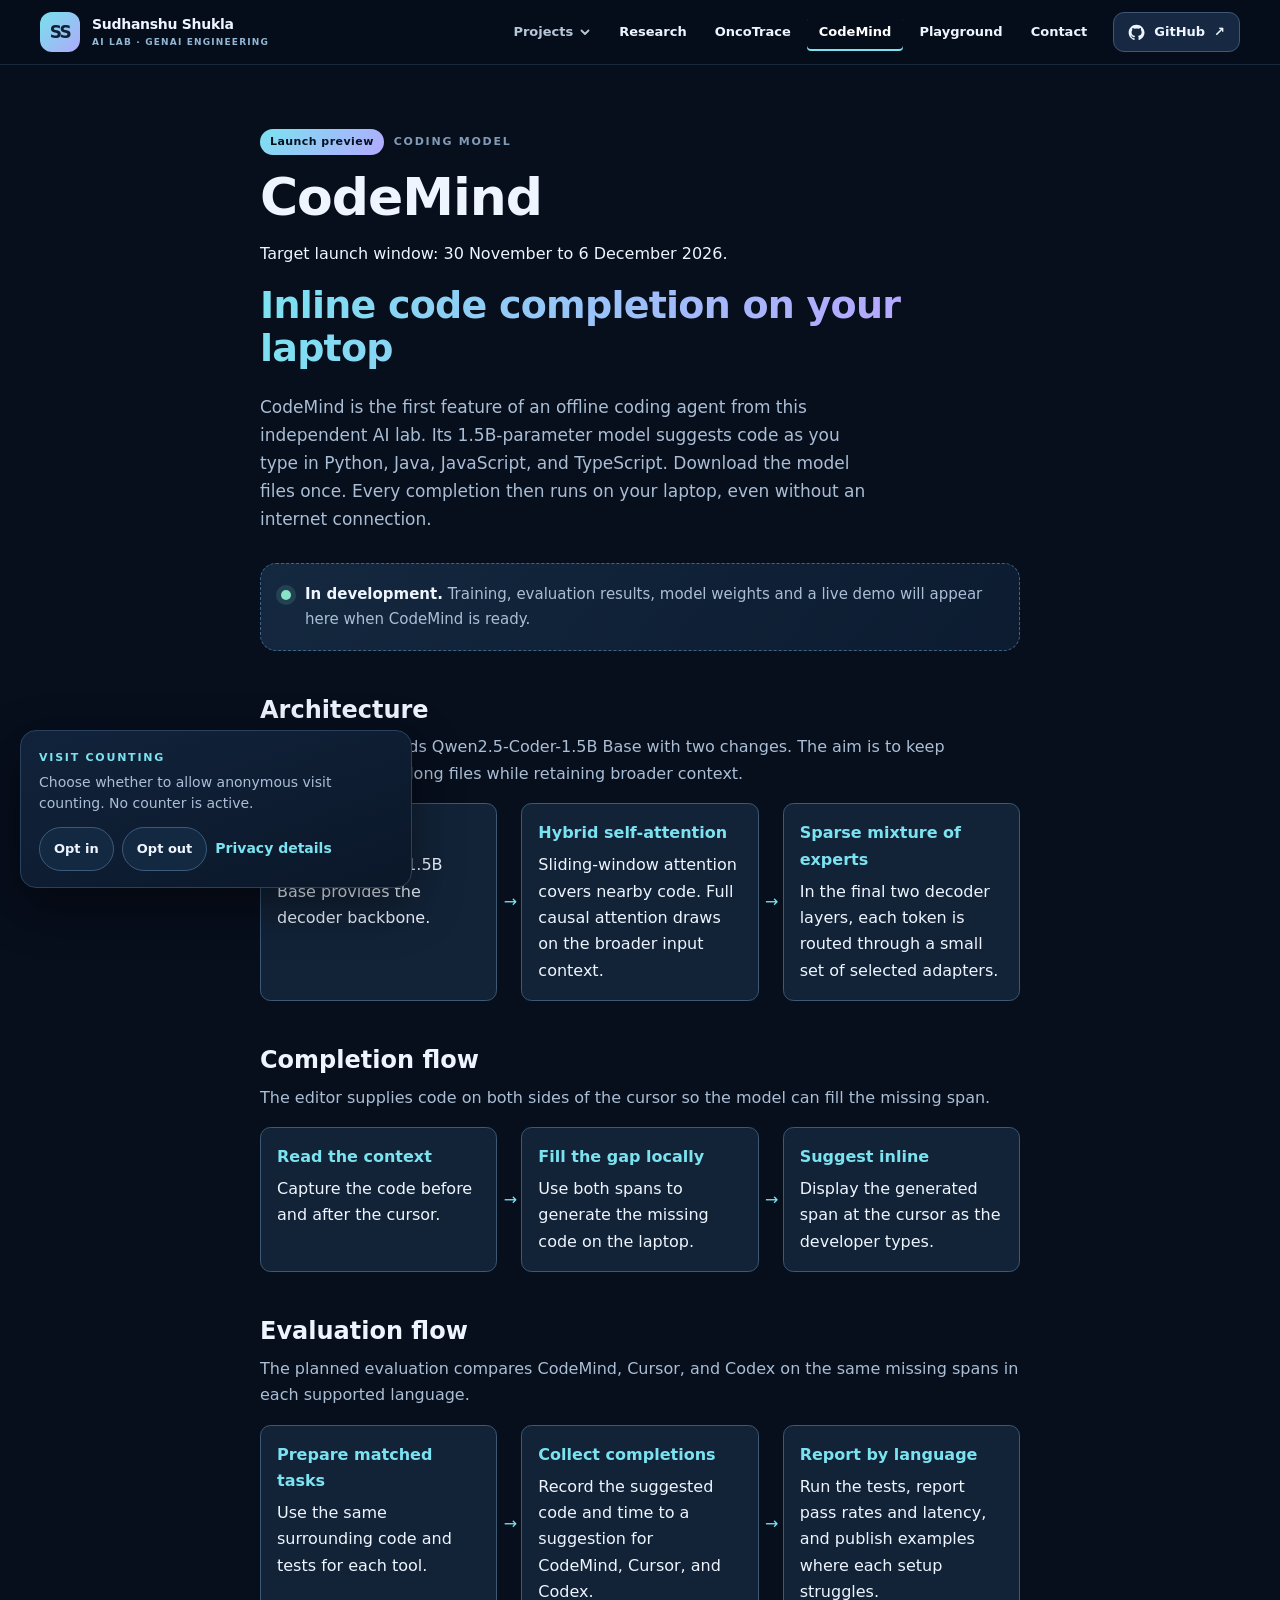
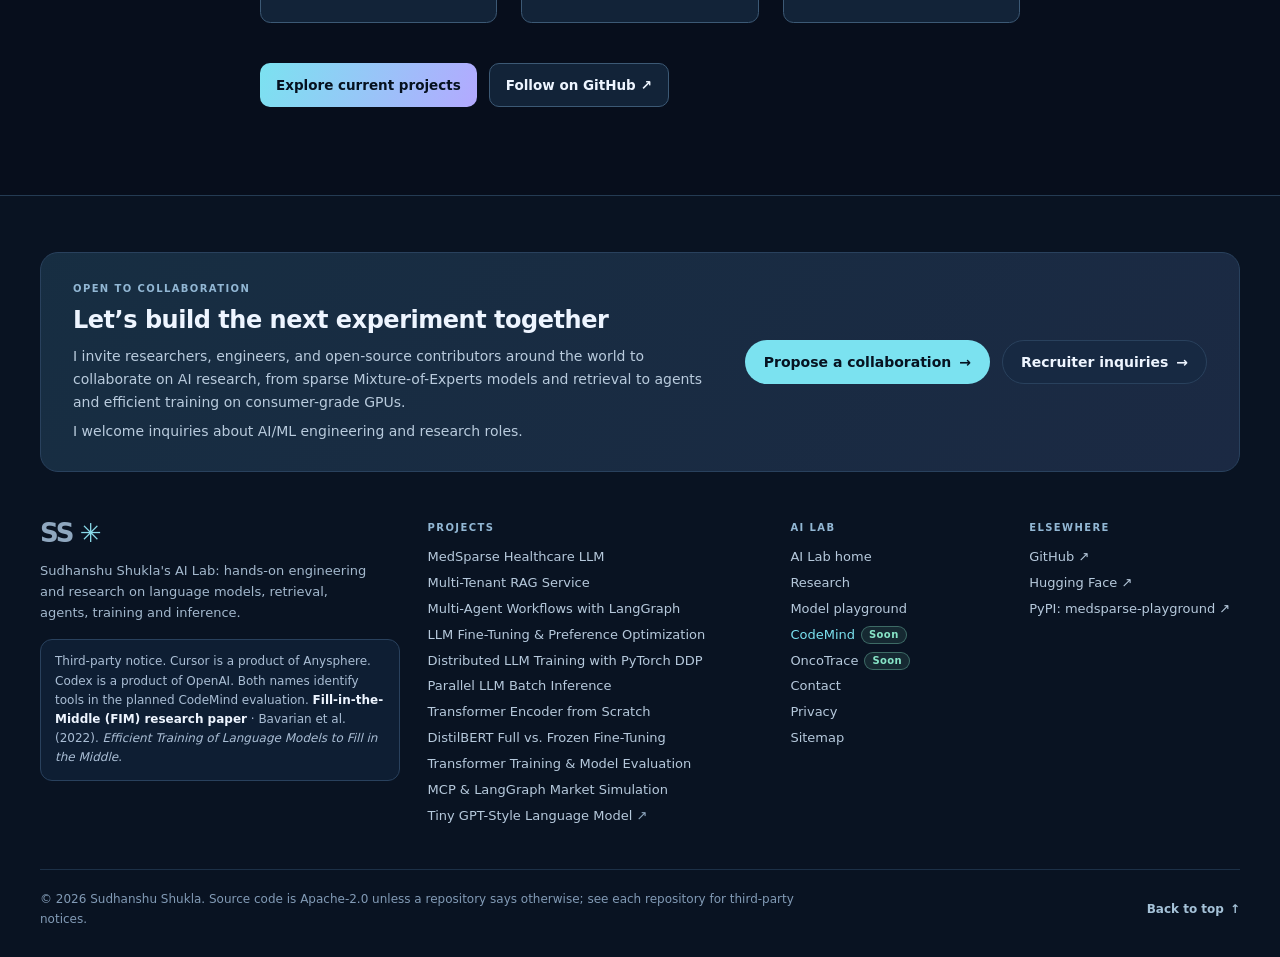
<file: codemind/index.html>
<!DOCTYPE html>
<html lang="en">
<head>
<meta charset="utf-8"/>
<meta http-equiv="Content-Security-Policy" content="base-uri 'none'; object-src 'none'; script-src 'self'; script-src-attr 'none'; frame-src 'none'; worker-src 'self'; form-action 'none'">
<meta content="width=device-width, initial-scale=1, viewport-fit=cover" name="viewport"/>
<meta content="#070e1c" name="theme-color"/>
<meta content="Sudhanshu Shukla" name="author"/>
<meta content="CodeMind previews offline inline code completion for Python, Java, JavaScript, and TypeScript with a 1.5B-parameter model." name="description"/>
<link href="https://su394611-del.github.io/codemind/" rel="canonical"/>
<meta content="CodeMind — target launch 30 November to 6 December 2026 | Sudhanshu Shukla's AI Lab" property="og:title"/>
<meta content="CodeMind previews offline inline code completion for Python, Java, JavaScript, and TypeScript with a 1.5B-parameter model." property="og:description"/>
<meta content="https://su394611-del.github.io/codemind/" property="og:url"/>
<meta content="website" property="og:type"/>
<title>CodeMind — target launch 30 November to 6 December 2026 | Sudhanshu Shukla's AI Lab</title>
<link href="/assets/favicon.svg" rel="icon" type="image/svg+xml"/>
<script src="/assets/embed-mode.js"></script>
<link rel="stylesheet" href="page.css">
<!-- ailab:head:start --><script defer src="/assets/vue-3.5.13.global.prod.js"></script><link rel="stylesheet" href="/assets/ailab-chrome.css?v=20261125-invite1"><script src="/assets/ailab-chrome.js?v=20261125-invite1" defer></script><script defer src="/assets/privacy.js?v=20261124-consent2"></script><!-- ailab:head:end -->
</head>
<body class="ailab-page">
<!-- ailab:header:start --><a class="ailab-skip" href="#ailab-content">Skip to content</a><header class="ailab-header ailab-sticky" id="ailab-top"><div class="ailab-wrap ailab-bar"><a class="ailab-brand" href="/" aria-label="Sudhanshu Shukla's AI Lab home"><span class="ailab-mark" aria-hidden="true">SS</span><span class="ailab-brand-text"><strong>Sudhanshu Shukla</strong><small>AI Lab · GenAI Engineering</small></span></a><nav class="ailab-nav" aria-label="AI Lab"><details class="ailab-dd"><summary class="ailab-link">Projects<svg class="ailab-chev" aria-hidden="true" viewBox="0 0 12 12" fill="none" stroke="currentColor" stroke-width="1.8" stroke-linecap="round" stroke-linejoin="round"><path d="M2.5 4.5 6 8l3.5-3.5"/></svg></summary><div class="ailab-dd-panel"><div class="ailab-dd-grid"><div><div class="ailab-dd-group"><p class="ailab-group-label">Model training</p><ul><li><a class="ailab-proj" href="/MedSparse-Healthcare-LLM-From-Scratch/">MedSparse Healthcare LLM<small>38.8M sparse MoE, trained from scratch</small></a></li><li><a class="ailab-proj" href="/Pre-training-and-Fine-tuning/">LLM Fine-Tuning &amp; Preference Optimization<small>LoRA, SFT, DPO and ORPO</small></a></li><li><a class="ailab-proj" href="/Distributed-Data-Parallel-Processing/">Distributed LLM Training with PyTorch DDP<small>torchrun, Gloo/NCCL, LoRA</small></a></li><li><a class="ailab-proj" href="/LLM-from-scratch/">Transformer Encoder from Scratch<small>Hand-built attention in PyTorch</small></a></li><li><a class="ailab-proj" href="/Full-Fine-Training-Pre-Training-Mid-Training/">DistilBERT Full vs. Frozen Fine-Tuning<small>Full encoder vs head-only training</small></a></li><li><a class="ailab-proj" href="/Transformers-Training/">Transformer Training &amp; Model Evaluation<small>DistilBERT classification walkthrough</small></a></li><li><a class="ailab-proj" href="https://huggingface.co/sudhanshu42844/my-tiny-llm" target="_blank" rel="noopener noreferrer">Tiny GPT-Style Language Model<span class="ailab-ext" aria-hidden="true"> ↗</span><small>1.06M parameters, on Hugging Face</small></a></li></ul></div></div><div><div class="ailab-dd-group"><p class="ailab-group-label">Retrieval &amp; RAG</p><ul><li><a class="ailab-proj" href="/RAG-service/">Multi-Tenant RAG Service<small>Qdrant, FastAPI, tenant isolation</small></a></li></ul></div><div class="ailab-dd-group"><p class="ailab-group-label">Research previews</p><ul><li><a class="ailab-proj" href="/oncotrace/">OncoTrace<small>Targeting around 11 December 2026</small></a></li><li><a class="ailab-proj" href="/codemind/" aria-current="page">CodeMind<small>Coding model</small></a></li></ul></div><div class="ailab-dd-group"><p class="ailab-group-label">Agents &amp; MCP</p><ul><li><a class="ailab-proj" href="/Multi-agents-using-LangGraph/">Multi-Agent Workflows with LangGraph<small>StateGraph, reducers, subgraphs</small></a></li><li><a class="ailab-proj" href="/Stock-market-trading-Application-using-MCP-langchain-langgraph/">MCP &amp; LangGraph Market Simulation<small>MCP servers and a ReAct tool loop</small></a></li></ul></div><div class="ailab-dd-group"><p class="ailab-group-label">Inference &amp; scale</p><ul><li><a class="ailab-proj" href="/Parallel-LLM-Inference/">Parallel LLM Batch Inference<small>Per-GPU replicas, ordered JSONL</small></a></li></ul></div></div></div><a class="ailab-dd-all" href="/#projects">Browse all 11 projects <span aria-hidden="true">→</span></a></div></details><a class="ailab-link" href="/research/">Research</a><a class="ailab-link" href="/oncotrace/">OncoTrace</a><a class="ailab-link" href="/codemind/" aria-current="page">CodeMind</a><a class="ailab-link" href="/playground/">Playground</a><a class="ailab-link" href="/contact.html">Contact</a><a class="ailab-gh" href="https://github.com/su394611-del" target="_blank" rel="noopener noreferrer"><svg class="ailab-ico" aria-hidden="true" width="17" height="17" viewBox="0 0 24 24" fill="currentColor"><path d="M12 .9C5.86.9.9 5.88.9 12.03c0 4.92 3.19 9.1 7.62 10.57.56.1.76-.24.76-.54v-2.11c-3.1.67-3.76-1.32-3.76-1.32-.5-1.28-1.24-1.62-1.24-1.62-1.02-.7.08-.68.08-.68 1.13.08 1.73 1.16 1.73 1.16 1.01 1.73 2.65 1.23 3.3.94.1-.73.39-1.23.72-1.52-2.47-.28-5.07-1.24-5.07-5.5 0-1.21.44-2.19 1.15-2.96-.12-.28-.5-1.4.11-2.91 0 0 .94-.3 3.06 1.13a10.67 10.67 0 0 1 5.58 0c2.12-1.44 3.05-1.13 3.05-1.13.61 1.51.23 2.63.11 2.91.72.77 1.15 1.75 1.15 2.97 0 4.26-2.6 5.21-5.08 5.49.4.35.75 1.04.75 2.1v3.12c0 .3.2.65.77.54 4.42-1.48 7.6-5.65 7.6-10.56C23.1 5.88 18.14.9 12 .9Z"/></svg><span>GitHub</span><span aria-hidden="true">↗</span></a></nav><details class="ailab-menu"><summary><svg class="ailab-menu-icon" aria-hidden="true" viewBox="0 0 16 16" fill="none" stroke="currentColor" stroke-width="1.8" stroke-linecap="round"><path class="ailab-burger" d="M2 4h12M2 8h12M2 12h12"/><path class="ailab-x" d="M3.5 3.5l9 9M12.5 3.5l-9 9"/></svg><span>Menu</span></summary><nav class="ailab-menu-panel" aria-label="AI Lab menu"><p class="ailab-group-label">AI Lab</p><div class="ailab-menu-links"><a class="ailab-link" href="/">AI Lab home</a><a class="ailab-link" href="/#projects">All projects</a><a class="ailab-link" href="/research/">Research</a><a class="ailab-link" href="/oncotrace/">OncoTrace</a><a class="ailab-link" href="/codemind/" aria-current="page">CodeMind</a><a class="ailab-link" href="/playground/">Playground</a><a class="ailab-link" href="/contact.html">Contact</a><a class="ailab-link" href="https://github.com/su394611-del" target="_blank" rel="noopener noreferrer">GitHub <span aria-hidden="true">↗</span></a></div><p class="ailab-group-label">Projects</p><ul><li><a class="ailab-proj" href="/MedSparse-Healthcare-LLM-From-Scratch/">MedSparse Healthcare LLM<small>38.8M sparse MoE, trained from scratch</small></a></li><li><a class="ailab-proj" href="/RAG-service/">Multi-Tenant RAG Service<small>Qdrant, FastAPI, tenant isolation</small></a></li><li><a class="ailab-proj" href="/Multi-agents-using-LangGraph/">Multi-Agent Workflows with LangGraph<small>StateGraph, reducers, subgraphs</small></a></li><li><a class="ailab-proj" href="/Pre-training-and-Fine-tuning/">LLM Fine-Tuning &amp; Preference Optimization<small>LoRA, SFT, DPO and ORPO</small></a></li><li><a class="ailab-proj" href="/Distributed-Data-Parallel-Processing/">Distributed LLM Training with PyTorch DDP<small>torchrun, Gloo/NCCL, LoRA</small></a></li><li><a class="ailab-proj" href="/Parallel-LLM-Inference/">Parallel LLM Batch Inference<small>Per-GPU replicas, ordered JSONL</small></a></li><li><a class="ailab-proj" href="/LLM-from-scratch/">Transformer Encoder from Scratch<small>Hand-built attention in PyTorch</small></a></li><li><a class="ailab-proj" href="/Full-Fine-Training-Pre-Training-Mid-Training/">DistilBERT Full vs. Frozen Fine-Tuning<small>Full encoder vs head-only training</small></a></li><li><a class="ailab-proj" href="/Transformers-Training/">Transformer Training &amp; Model Evaluation<small>DistilBERT classification walkthrough</small></a></li><li><a class="ailab-proj" href="/Stock-market-trading-Application-using-MCP-langchain-langgraph/">MCP &amp; LangGraph Market Simulation<small>MCP servers and a ReAct tool loop</small></a></li><li><a class="ailab-proj" href="https://huggingface.co/sudhanshu42844/my-tiny-llm" target="_blank" rel="noopener noreferrer">Tiny GPT-Style Language Model<span class="ailab-ext" aria-hidden="true"> ↗</span><small>1.06M parameters, on Hugging Face</small></a></li></ul></nav></details></div></header><!-- ailab:header:end -->
<main id="ailab-content" class="page">
  <div class="meta"><span class="badge">Launch preview</span><span class="tag">Coding model</span></div>
  <h1>CodeMind</h1>
  <p>Target launch window: <time datetime="2026-11-30">30 November</time> to <time datetime="2026-12-06">6 December 2026</time>.</p>
  <p class="watch">Inline code completion on your laptop</p>
  <p class="lede">CodeMind is the first feature of an offline coding agent from this independent AI lab. Its 1.5B-parameter model suggests code as you type in Python, Java, JavaScript, and TypeScript. Download the model files once. Every completion then runs on your laptop, even without an internet connection.</p>
  <div class="panel" role="status">
    <span aria-hidden="true" class="dot"></span>
    <p><strong>In development.</strong> Training, evaluation results, model weights and a live demo will appear here when CodeMind is ready.</p>
  </div>
  <section class="cm-section">
    <h2>Architecture</h2>
    <p>The preview extends Qwen2.5-Coder-1.5B Base with two changes. The aim is to keep completion fast in long files while retaining broader context.</p>
    <ol class="cm-flow">
      <li><strong>Base model</strong><span>Qwen2.5-Coder-1.5B Base provides the decoder backbone.</span></li>
      <li><strong>Hybrid self-attention</strong><span>Sliding-window attention covers nearby code. Full causal attention draws on the broader input context.</span></li>
      <li><strong>Sparse mixture of experts</strong><span>In the final two decoder layers, each token is routed through a small set of selected adapters.</span></li>
    </ol>
  </section>
  <section class="cm-section">
    <h2>Completion flow</h2>
    <p>The editor supplies code on both sides of the cursor so the model can fill the missing span.</p>
    <ol class="cm-flow">
      <li><strong>Read the context</strong><span>Capture the code before and after the cursor.</span></li>
      <li><strong>Fill the gap locally</strong><span>Use both spans to generate the missing code on the laptop.</span></li>
      <li><strong>Suggest inline</strong><span>Display the generated span at the cursor as the developer types.</span></li>
    </ol>
  </section>
  <section class="cm-section">
    <h2>Evaluation flow</h2>
    <p>The planned evaluation compares CodeMind, Cursor, and Codex on the same missing spans in each supported language.</p>
    <ol class="cm-flow">
      <li><strong>Prepare matched tasks</strong><span>Use the same surrounding code and tests for each tool.</span></li>
      <li><strong>Collect completions</strong><span>Record the suggested code and time to a suggestion for CodeMind, Cursor, and Codex.</span></li>
      <li><strong>Report by language</strong><span>Run the tests, report pass rates and latency, and publish examples where each setup struggles.</span></li>
    </ol>
  </section>
  <div class="actions">
    <a class="btn btn-primary" href="/#projects">Explore current projects</a>
    <a class="btn btn-outline" href="https://github.com/su394611-del" rel="noopener noreferrer" target="_blank">Follow on GitHub ↗</a>
  </div>
  
</main>
<!-- ailab:footer:start --><footer class="ailab-footer"><section class="ailab-wrap ailab-invite" aria-labelledby="ailab-invite-title"><div class="ailab-invite-copy"><p class="ailab-group-label">Open to collaboration</p><h2 class="ailab-invite-title" id="ailab-invite-title">Let’s build the next experiment together</h2><p class="ailab-invite-text">I invite researchers, engineers, and open-source contributors around the world to collaborate on AI research, from sparse Mixture-of-Experts models and retrieval to agents and efficient training on consumer-grade GPUs.</p><p class="ailab-invite-text">I welcome inquiries about AI/ML engineering and research roles.</p></div><div class="ailab-invite-actions"><a class="ailab-invite-cta is-primary" href="/contact.html">Propose a collaboration <span aria-hidden="true">→</span></a><a class="ailab-invite-cta" href="/contact.html">Recruiter inquiries <span aria-hidden="true">→</span></a></div></section><div class="ailab-wrap ailab-footer-grid" data-columns="2"><div class="ailab-footer-brand"><a class="ailab-wordmark" href="/" aria-label="AI Lab home">SS <span aria-hidden="true">✳</span></a><p class="ailab-footer-about">Sudhanshu Shukla&#x27;s AI Lab: hands-on engineering and research on language models, retrieval, agents, training and inference.</p><p class="ailab-footer-note">Third-party notice. Cursor is a product of Anysphere. Codex is a product of OpenAI. Both names identify tools in the planned CodeMind evaluation. <strong>Fill-in-the-Middle (FIM) research paper</strong> · Bavarian et al. (2022). <cite><a href="https://arxiv.org/abs/2207.14255">Efficient Training of Language Models to Fill in the Middle</a></cite>.</p></div><nav class="ailab-footer-col ailab-col-projects" aria-label="Projects"><p class="ailab-group-label">Projects</p><ul><li><a href="/MedSparse-Healthcare-LLM-From-Scratch/">MedSparse Healthcare LLM</a></li><li><a href="/RAG-service/">Multi-Tenant RAG Service</a></li><li><a href="/Multi-agents-using-LangGraph/">Multi-Agent Workflows with LangGraph</a></li><li><a href="/Pre-training-and-Fine-tuning/">LLM Fine-Tuning &amp; Preference Optimization</a></li><li><a href="/Distributed-Data-Parallel-Processing/">Distributed LLM Training with PyTorch DDP</a></li><li><a href="/Parallel-LLM-Inference/">Parallel LLM Batch Inference</a></li><li><a href="/LLM-from-scratch/">Transformer Encoder from Scratch</a></li><li><a href="/Full-Fine-Training-Pre-Training-Mid-Training/">DistilBERT Full vs. Frozen Fine-Tuning</a></li><li><a href="/Transformers-Training/">Transformer Training &amp; Model Evaluation</a></li><li><a href="/Stock-market-trading-Application-using-MCP-langchain-langgraph/">MCP &amp; LangGraph Market Simulation</a></li><li><a href="https://huggingface.co/sudhanshu42844/my-tiny-llm" target="_blank" rel="noopener noreferrer">Tiny GPT-Style Language Model<span class="ailab-ext" aria-hidden="true"> ↗</span></a></li></ul></nav><nav class="ailab-footer-col ailab-col-lab" aria-label="AI Lab"><p class="ailab-group-label">AI Lab</p><ul><li><a href="/">AI Lab home</a></li><li><a href="/research/">Research</a></li><li><a href="/playground/">Model playground</a></li><li><a href="/codemind/" aria-current="page">CodeMind</a><span class="ailab-badge">Soon</span></li><li><a href="/oncotrace/">OncoTrace</a><span class="ailab-badge">Soon</span></li><li><a href="/contact.html">Contact</a></li><li><a href="/privacy/">Privacy</a></li><li><a href="/sitemap.xml">Sitemap</a></li></ul></nav><nav class="ailab-footer-col" aria-label="Elsewhere"><p class="ailab-group-label">Elsewhere</p><ul><li><a href="https://github.com/su394611-del" target="_blank" rel="noopener noreferrer">GitHub <span aria-hidden="true">↗</span></a></li><li><a href="https://huggingface.co/sudhanshu42844" target="_blank" rel="noopener noreferrer">Hugging Face <span aria-hidden="true">↗</span></a></li><li><a href="https://pypi.org/project/medsparse-playground/" target="_blank" rel="noopener noreferrer">PyPI: medsparse-playground <span aria-hidden="true">↗</span></a></li></ul></nav></div><div class="ailab-wrap ailab-footer-bottom"><p>© 2026 Sudhanshu Shukla. Source code is Apache-2.0 unless a repository says otherwise; see each repository for third-party notices.</p><div class="ailab-footer-actions"><span class="ailab-privacy-slot" data-privacy-settings></span><a class="ailab-top-link" href="#ailab-top">Back to top <span aria-hidden="true">↑</span></a></div></div></footer><!-- ailab:footer:end -->

</body>
</html>
</file>
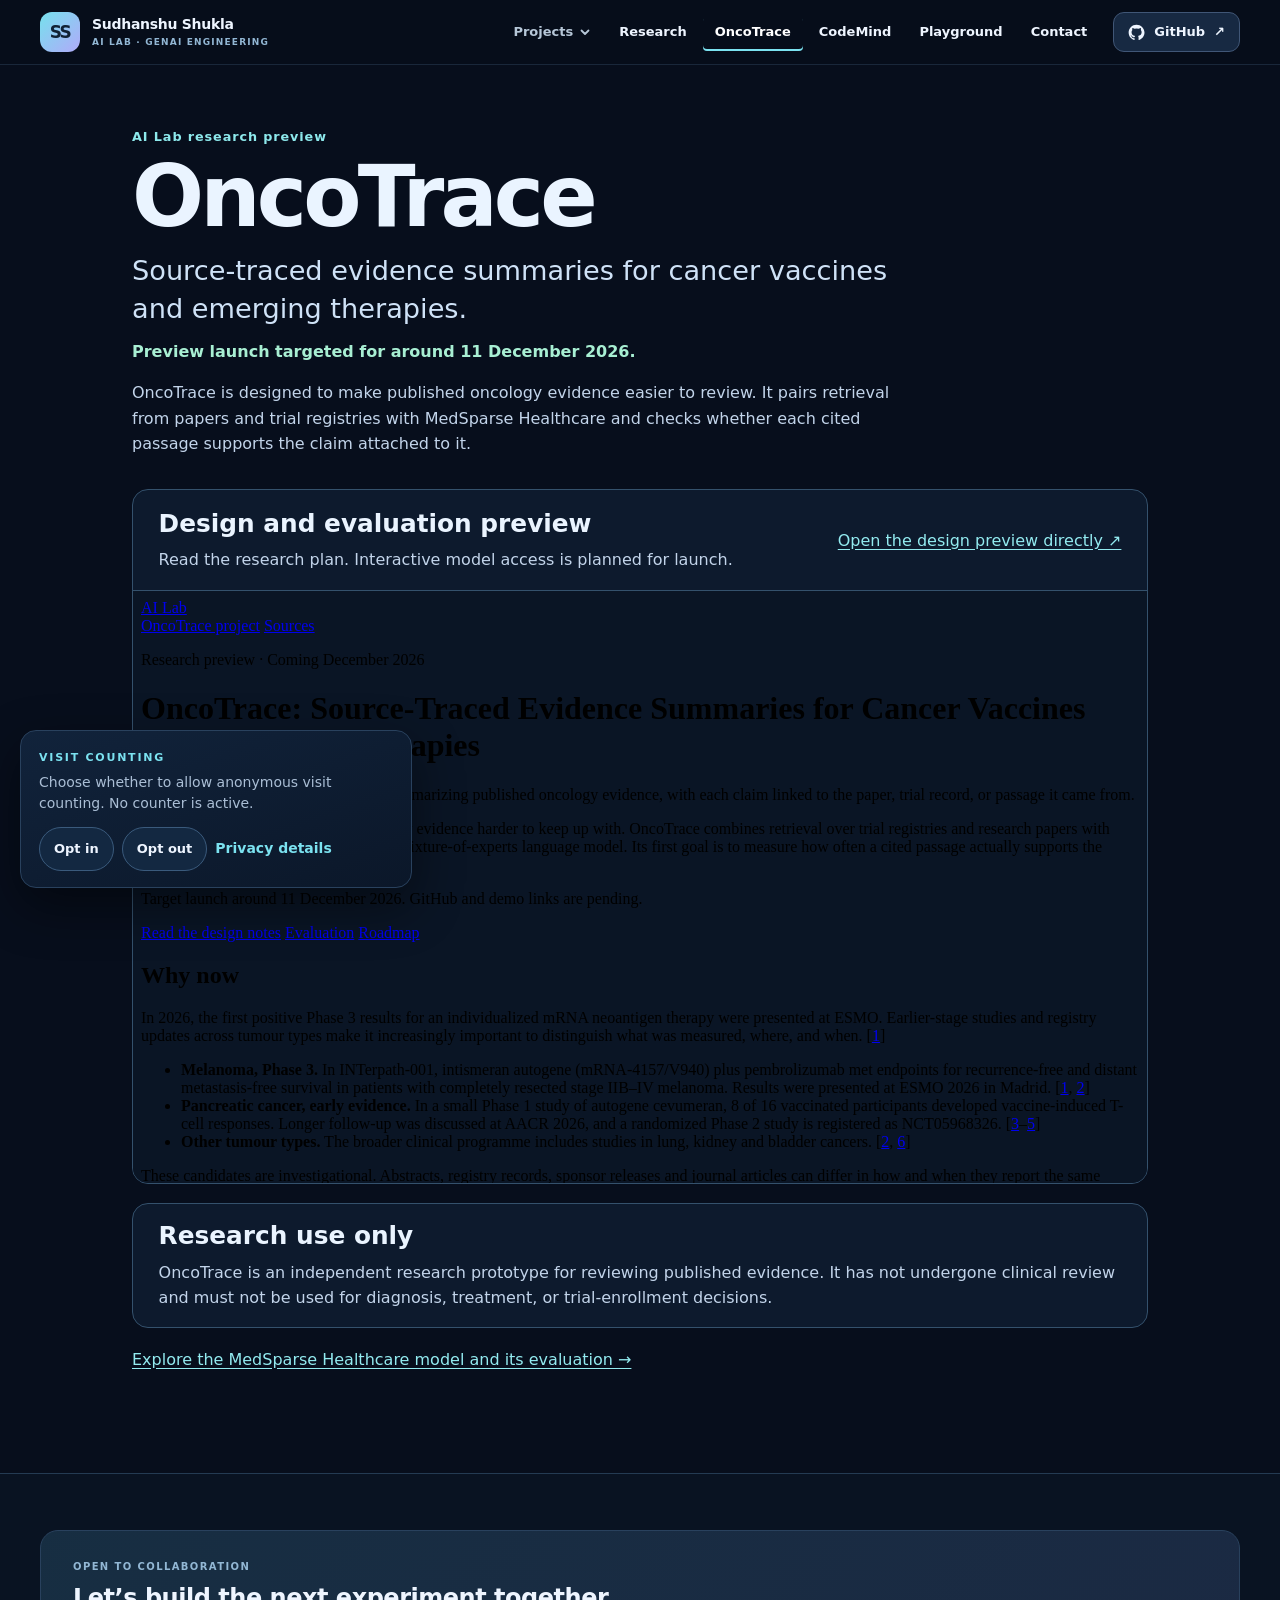
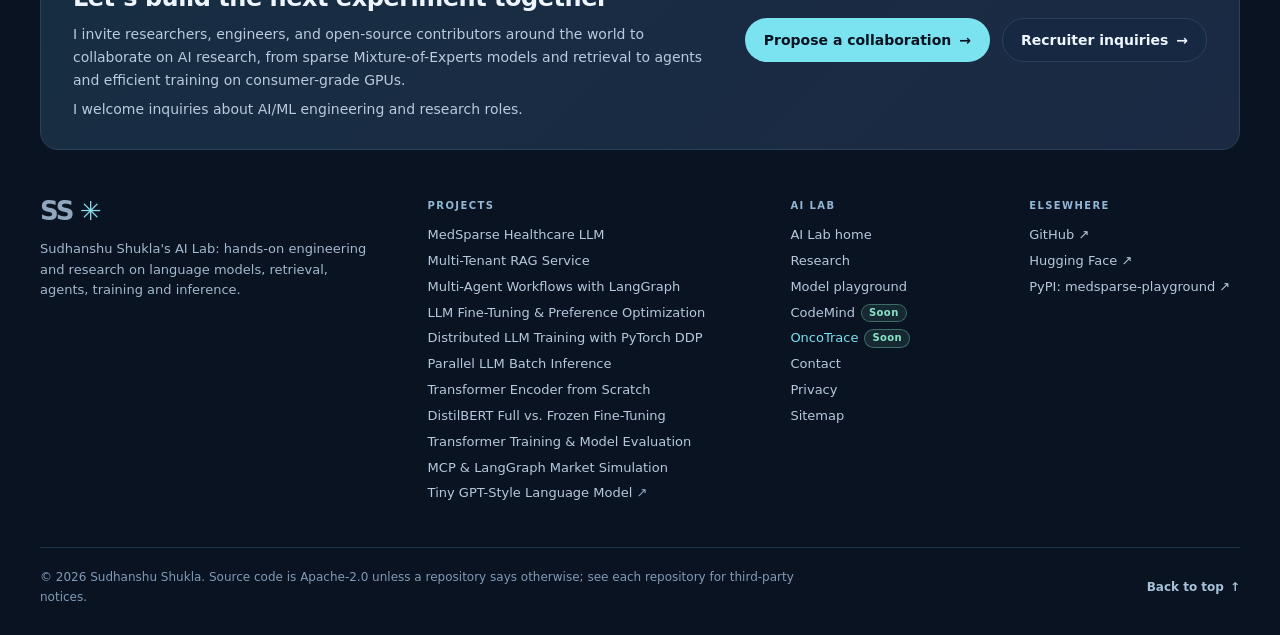
<file: oncotrace/index.html>
<!doctype html>
<html lang="en">
<head>
<meta charset="utf-8">
<meta name="viewport" content="width=device-width, initial-scale=1, viewport-fit=cover">
<meta name="theme-color" content="#070e1c">
<meta name="author" content="Sudhanshu Shukla">
<meta name="description" content="OncoTrace is an AI Lab research preview for source-traced summaries of published evidence on cancer vaccines and emerging therapies. Targeting around 11 December 2026.">
<meta http-equiv="Content-Security-Policy" content="base-uri 'none'; object-src 'none'; script-src 'self'; script-src-attr 'none'; frame-src 'self'; form-action 'none'">
<link rel="canonical" href="https://su394611-del.github.io/oncotrace/">
<meta property="og:title" content="OncoTrace | AI Lab research preview">
<meta property="og:description" content="Source-traced summaries of published cancer-vaccine and emerging-therapy research.">
<meta property="og:url" content="https://su394611-del.github.io/oncotrace/">
<meta property="og:type" content="website">
<title>OncoTrace | AI Lab research preview</title>
<link rel="icon" href="/assets/favicon.svg" type="image/svg+xml">
<link rel="stylesheet" href="/oncotrace/page.css?v=20261127-fit2">
<!-- ailab:head:start --><script defer src="/assets/vue-3.5.13.global.prod.js"></script><link rel="stylesheet" href="/assets/ailab-chrome.css?v=20261125-invite1"><script src="/assets/ailab-chrome.js?v=20261125-invite1" defer></script><script defer src="/assets/privacy.js?v=20261124-consent2"></script><!-- ailab:head:end -->
</head>
<body class="onco-page ailab-page">
<!-- ailab:header:start --><a class="ailab-skip" href="#ailab-content">Skip to content</a><header class="ailab-header ailab-sticky" id="ailab-top"><div class="ailab-wrap ailab-bar"><a class="ailab-brand" href="/" aria-label="Sudhanshu Shukla's AI Lab home"><span class="ailab-mark" aria-hidden="true">SS</span><span class="ailab-brand-text"><strong>Sudhanshu Shukla</strong><small>AI Lab · GenAI Engineering</small></span></a><nav class="ailab-nav" aria-label="AI Lab"><details class="ailab-dd"><summary class="ailab-link">Projects<svg class="ailab-chev" aria-hidden="true" viewBox="0 0 12 12" fill="none" stroke="currentColor" stroke-width="1.8" stroke-linecap="round" stroke-linejoin="round"><path d="M2.5 4.5 6 8l3.5-3.5"/></svg></summary><div class="ailab-dd-panel"><div class="ailab-dd-grid"><div><div class="ailab-dd-group"><p class="ailab-group-label">Model training</p><ul><li><a class="ailab-proj" href="/MedSparse-Healthcare-LLM-From-Scratch/">MedSparse Healthcare LLM<small>38.8M sparse MoE, trained from scratch</small></a></li><li><a class="ailab-proj" href="/Pre-training-and-Fine-tuning/">LLM Fine-Tuning &amp; Preference Optimization<small>LoRA, SFT, DPO and ORPO</small></a></li><li><a class="ailab-proj" href="/Distributed-Data-Parallel-Processing/">Distributed LLM Training with PyTorch DDP<small>torchrun, Gloo/NCCL, LoRA</small></a></li><li><a class="ailab-proj" href="/LLM-from-scratch/">Transformer Encoder from Scratch<small>Hand-built attention in PyTorch</small></a></li><li><a class="ailab-proj" href="/Full-Fine-Training-Pre-Training-Mid-Training/">DistilBERT Full vs. Frozen Fine-Tuning<small>Full encoder vs head-only training</small></a></li><li><a class="ailab-proj" href="/Transformers-Training/">Transformer Training &amp; Model Evaluation<small>DistilBERT classification walkthrough</small></a></li><li><a class="ailab-proj" href="https://huggingface.co/sudhanshu42844/my-tiny-llm" target="_blank" rel="noopener noreferrer">Tiny GPT-Style Language Model<span class="ailab-ext" aria-hidden="true"> ↗</span><small>1.06M parameters, on Hugging Face</small></a></li></ul></div></div><div><div class="ailab-dd-group"><p class="ailab-group-label">Retrieval &amp; RAG</p><ul><li><a class="ailab-proj" href="/RAG-service/">Multi-Tenant RAG Service<small>Qdrant, FastAPI, tenant isolation</small></a></li></ul></div><div class="ailab-dd-group"><p class="ailab-group-label">Research previews</p><ul><li><a class="ailab-proj" href="/oncotrace/" aria-current="page">OncoTrace<small>Targeting around 11 December 2026</small></a></li><li><a class="ailab-proj" href="/codemind/">CodeMind<small>Coding model</small></a></li></ul></div><div class="ailab-dd-group"><p class="ailab-group-label">Agents &amp; MCP</p><ul><li><a class="ailab-proj" href="/Multi-agents-using-LangGraph/">Multi-Agent Workflows with LangGraph<small>StateGraph, reducers, subgraphs</small></a></li><li><a class="ailab-proj" href="/Stock-market-trading-Application-using-MCP-langchain-langgraph/">MCP &amp; LangGraph Market Simulation<small>MCP servers and a ReAct tool loop</small></a></li></ul></div><div class="ailab-dd-group"><p class="ailab-group-label">Inference &amp; scale</p><ul><li><a class="ailab-proj" href="/Parallel-LLM-Inference/">Parallel LLM Batch Inference<small>Per-GPU replicas, ordered JSONL</small></a></li></ul></div></div></div><a class="ailab-dd-all" href="/#projects">Browse all 11 projects <span aria-hidden="true">→</span></a></div></details><a class="ailab-link" href="/research/">Research</a><a class="ailab-link" href="/oncotrace/" aria-current="page">OncoTrace</a><a class="ailab-link" href="/codemind/">CodeMind</a><a class="ailab-link" href="/playground/">Playground</a><a class="ailab-link" href="/contact.html">Contact</a><a class="ailab-gh" href="https://github.com/su394611-del" target="_blank" rel="noopener noreferrer"><svg class="ailab-ico" aria-hidden="true" width="17" height="17" viewBox="0 0 24 24" fill="currentColor"><path d="M12 .9C5.86.9.9 5.88.9 12.03c0 4.92 3.19 9.1 7.62 10.57.56.1.76-.24.76-.54v-2.11c-3.1.67-3.76-1.32-3.76-1.32-.5-1.28-1.24-1.62-1.24-1.62-1.02-.7.08-.68.08-.68 1.13.08 1.73 1.16 1.73 1.16 1.01 1.73 2.65 1.23 3.3.94.1-.73.39-1.23.72-1.52-2.47-.28-5.07-1.24-5.07-5.5 0-1.21.44-2.19 1.15-2.96-.12-.28-.5-1.4.11-2.91 0 0 .94-.3 3.06 1.13a10.67 10.67 0 0 1 5.58 0c2.12-1.44 3.05-1.13 3.05-1.13.61 1.51.23 2.63.11 2.91.72.77 1.15 1.75 1.15 2.97 0 4.26-2.6 5.21-5.08 5.49.4.35.75 1.04.75 2.1v3.12c0 .3.2.65.77.54 4.42-1.48 7.6-5.65 7.6-10.56C23.1 5.88 18.14.9 12 .9Z"/></svg><span>GitHub</span><span aria-hidden="true">↗</span></a></nav><details class="ailab-menu"><summary><svg class="ailab-menu-icon" aria-hidden="true" viewBox="0 0 16 16" fill="none" stroke="currentColor" stroke-width="1.8" stroke-linecap="round"><path class="ailab-burger" d="M2 4h12M2 8h12M2 12h12"/><path class="ailab-x" d="M3.5 3.5l9 9M12.5 3.5l-9 9"/></svg><span>Menu</span></summary><nav class="ailab-menu-panel" aria-label="AI Lab menu"><p class="ailab-group-label">AI Lab</p><div class="ailab-menu-links"><a class="ailab-link" href="/">AI Lab home</a><a class="ailab-link" href="/#projects">All projects</a><a class="ailab-link" href="/research/">Research</a><a class="ailab-link" href="/oncotrace/" aria-current="page">OncoTrace <small>Around 11 Dec 2026</small></a><a class="ailab-link" href="/codemind/">CodeMind</a><a class="ailab-link" href="/playground/">Playground</a><a class="ailab-link" href="/contact.html">Contact</a><a class="ailab-link" href="https://github.com/su394611-del" target="_blank" rel="noopener noreferrer">GitHub <span aria-hidden="true">↗</span></a></div><p class="ailab-group-label">Projects</p><ul><li><a class="ailab-proj" href="/MedSparse-Healthcare-LLM-From-Scratch/">MedSparse Healthcare LLM<small>38.8M sparse MoE, trained from scratch</small></a></li><li><a class="ailab-proj" href="/RAG-service/">Multi-Tenant RAG Service<small>Qdrant, FastAPI, tenant isolation</small></a></li><li><a class="ailab-proj" href="/Multi-agents-using-LangGraph/">Multi-Agent Workflows with LangGraph<small>StateGraph, reducers, subgraphs</small></a></li><li><a class="ailab-proj" href="/Pre-training-and-Fine-tuning/">LLM Fine-Tuning &amp; Preference Optimization<small>LoRA, SFT, DPO and ORPO</small></a></li><li><a class="ailab-proj" href="/Distributed-Data-Parallel-Processing/">Distributed LLM Training with PyTorch DDP<small>torchrun, Gloo/NCCL, LoRA</small></a></li><li><a class="ailab-proj" href="/Parallel-LLM-Inference/">Parallel LLM Batch Inference<small>Per-GPU replicas, ordered JSONL</small></a></li><li><a class="ailab-proj" href="/LLM-from-scratch/">Transformer Encoder from Scratch<small>Hand-built attention in PyTorch</small></a></li><li><a class="ailab-proj" href="/Full-Fine-Training-Pre-Training-Mid-Training/">DistilBERT Full vs. Frozen Fine-Tuning<small>Full encoder vs head-only training</small></a></li><li><a class="ailab-proj" href="/Transformers-Training/">Transformer Training &amp; Model Evaluation<small>DistilBERT classification walkthrough</small></a></li><li><a class="ailab-proj" href="/Stock-market-trading-Application-using-MCP-langchain-langgraph/">MCP &amp; LangGraph Market Simulation<small>MCP servers and a ReAct tool loop</small></a></li><li><a class="ailab-proj" href="https://huggingface.co/sudhanshu42844/my-tiny-llm" target="_blank" rel="noopener noreferrer">Tiny GPT-Style Language Model<span class="ailab-ext" aria-hidden="true"> ↗</span><small>1.06M parameters, on Hugging Face</small></a></li></ul></nav></details></div></header><!-- ailab:header:end -->
<main id="ailab-content" class="onco-main">
  <header class="onco-hero">
    <p class="onco-kicker">AI Lab research preview</p>
    <h1>OncoTrace</h1>
    <p class="onco-lede">Source-traced evidence summaries for cancer vaccines and emerging therapies.</p>
    <p class="onco-date">Preview launch targeted for <time datetime="2026-12-11">around 11 December 2026</time>.</p>
    <p class="onco-intro">OncoTrace is designed to make published oncology evidence easier to review. It pairs retrieval from papers and trial registries with MedSparse Healthcare and checks whether each cited passage supports the claim attached to it.</p>
  </header>
  <section class="onco-embed" aria-labelledby="onco-preview-heading">
    <div class="onco-embed-head">
      <div><h2 id="onco-preview-heading">Design and evaluation preview</h2><p>Read the research plan. Interactive model access is planned for launch.</p></div>
      <a href="/oncotrace/preview/">Open the design preview directly <span aria-hidden="true">↗</span></a>
    </div>
    <iframe class="onco-frame" src="/oncotrace/preview/" title="OncoTrace research preview and evaluation plan" loading="lazy" sandbox="allow-popups allow-popups-to-escape-sandbox"></iframe>
  </section>
  <aside class="onco-notice" aria-labelledby="onco-scope">
    <h2 id="onco-scope">Research use only</h2>
    <p>OncoTrace is an independent research prototype for reviewing published evidence. It has not undergone clinical review and must not be used for diagnosis, treatment, or trial-enrollment decisions.</p>
  </aside>
  <p class="onco-related"><a href="/MedSparse-Healthcare-LLM-From-Scratch/">Explore the MedSparse Healthcare model and its evaluation <span aria-hidden="true">→</span></a></p>
</main>
<!-- ailab:footer:start --><footer class="ailab-footer"><section class="ailab-wrap ailab-invite" aria-labelledby="ailab-invite-title"><div class="ailab-invite-copy"><p class="ailab-group-label">Open to collaboration</p><h2 class="ailab-invite-title" id="ailab-invite-title">Let’s build the next experiment together</h2><p class="ailab-invite-text">I invite researchers, engineers, and open-source contributors around the world to collaborate on AI research, from sparse Mixture-of-Experts models and retrieval to agents and efficient training on consumer-grade GPUs.</p><p class="ailab-invite-text">I welcome inquiries about AI/ML engineering and research roles.</p></div><div class="ailab-invite-actions"><a class="ailab-invite-cta is-primary" href="/contact.html">Propose a collaboration <span aria-hidden="true">→</span></a><a class="ailab-invite-cta" href="/contact.html">Recruiter inquiries <span aria-hidden="true">→</span></a></div></section><div class="ailab-wrap ailab-footer-grid" data-columns="2"><div class="ailab-footer-brand"><a class="ailab-wordmark" href="/" aria-label="AI Lab home">SS <span aria-hidden="true">✳</span></a><p class="ailab-footer-about">Sudhanshu Shukla&#x27;s AI Lab: hands-on engineering and research on language models, retrieval, agents, training and inference.</p></div><nav class="ailab-footer-col ailab-col-projects" aria-label="Projects"><p class="ailab-group-label">Projects</p><ul><li><a href="/MedSparse-Healthcare-LLM-From-Scratch/">MedSparse Healthcare LLM</a></li><li><a href="/RAG-service/">Multi-Tenant RAG Service</a></li><li><a href="/Multi-agents-using-LangGraph/">Multi-Agent Workflows with LangGraph</a></li><li><a href="/Pre-training-and-Fine-tuning/">LLM Fine-Tuning &amp; Preference Optimization</a></li><li><a href="/Distributed-Data-Parallel-Processing/">Distributed LLM Training with PyTorch DDP</a></li><li><a href="/Parallel-LLM-Inference/">Parallel LLM Batch Inference</a></li><li><a href="/LLM-from-scratch/">Transformer Encoder from Scratch</a></li><li><a href="/Full-Fine-Training-Pre-Training-Mid-Training/">DistilBERT Full vs. Frozen Fine-Tuning</a></li><li><a href="/Transformers-Training/">Transformer Training &amp; Model Evaluation</a></li><li><a href="/Stock-market-trading-Application-using-MCP-langchain-langgraph/">MCP &amp; LangGraph Market Simulation</a></li><li><a href="https://huggingface.co/sudhanshu42844/my-tiny-llm" target="_blank" rel="noopener noreferrer">Tiny GPT-Style Language Model<span class="ailab-ext" aria-hidden="true"> ↗</span></a></li></ul></nav><nav class="ailab-footer-col ailab-col-lab" aria-label="AI Lab"><p class="ailab-group-label">AI Lab</p><ul><li><a href="/">AI Lab home</a></li><li><a href="/research/">Research</a></li><li><a href="/playground/">Model playground</a></li><li><a href="/codemind/">CodeMind</a><span class="ailab-badge">Soon</span></li><li><a href="/oncotrace/" aria-current="page">OncoTrace</a><span class="ailab-badge">Soon</span></li><li><a href="/contact.html">Contact</a></li><li><a href="/privacy/">Privacy</a></li><li><a href="/sitemap.xml">Sitemap</a></li></ul></nav><nav class="ailab-footer-col" aria-label="Elsewhere"><p class="ailab-group-label">Elsewhere</p><ul><li><a href="https://github.com/su394611-del" target="_blank" rel="noopener noreferrer">GitHub <span aria-hidden="true">↗</span></a></li><li><a href="https://huggingface.co/sudhanshu42844" target="_blank" rel="noopener noreferrer">Hugging Face <span aria-hidden="true">↗</span></a></li><li><a href="https://pypi.org/project/medsparse-playground/" target="_blank" rel="noopener noreferrer">PyPI: medsparse-playground <span aria-hidden="true">↗</span></a></li></ul></nav></div><div class="ailab-wrap ailab-footer-bottom"><p>© 2026 Sudhanshu Shukla. Source code is Apache-2.0 unless a repository says otherwise; see each repository for third-party notices.</p><div class="ailab-footer-actions"><span class="ailab-privacy-slot" data-privacy-settings></span><a class="ailab-top-link" href="#ailab-top">Back to top <span aria-hidden="true">↑</span></a></div></div></footer><!-- ailab:footer:end -->
</body>
</html>
</file>
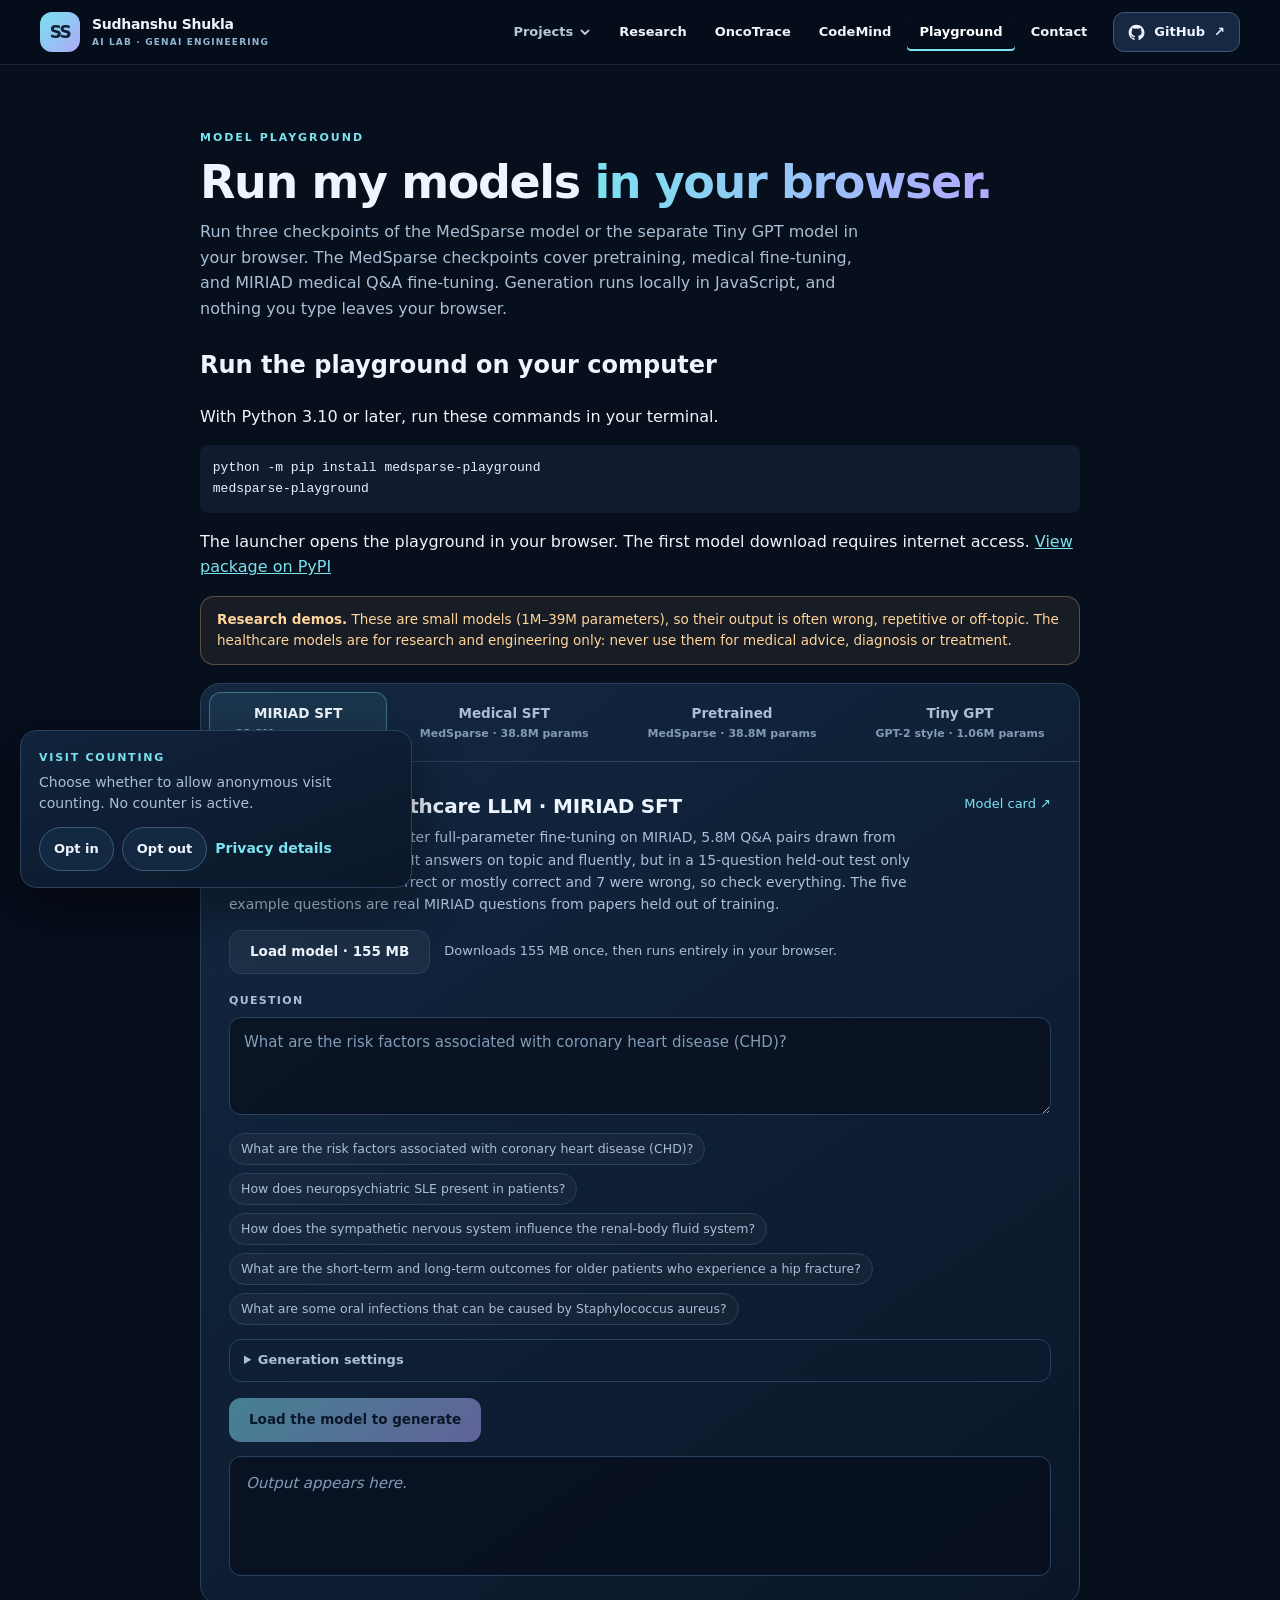
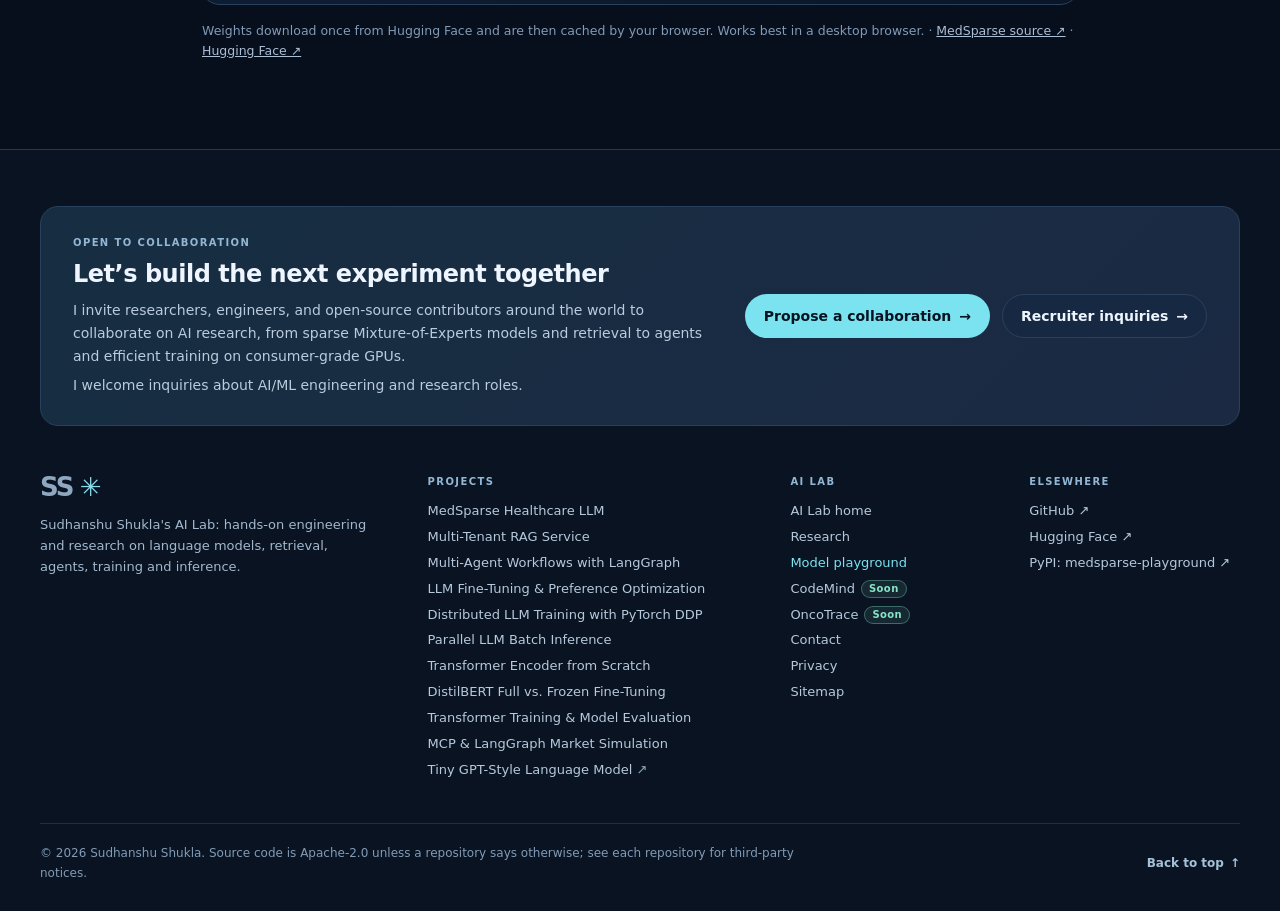
<file: playground/index.html>
<!DOCTYPE html>
<html lang="en">
<head>
<meta charset="utf-8"/>
<meta http-equiv="Content-Security-Policy" content="base-uri 'none'; object-src 'none'; script-src 'self'; script-src-attr 'none'; frame-src 'none'; worker-src 'self'; form-action 'none'">
<meta content="width=device-width, initial-scale=1, viewport-fit=cover" name="viewport"/>
<meta content="#070e1c" name="theme-color"/>
<meta content="Sudhanshu Shukla" name="author"/>
<meta content="Try four small language models trained from scratch, running entirely in your browser: MedSparse Healthcare, a sparse MoE (pretrained, medical SFT and MIRIAD SFT), and a tiny GPT-style model." name="description"/>
<link href="https://su394611-del.github.io/playground/" rel="canonical"/>
<title>Model Playground | Sudhanshu Shukla</title>
<link href="/assets/favicon.svg" rel="icon" type="image/svg+xml"/>

<link rel="stylesheet" href="page.css">
<!-- ailab:head:start --><script src="/assets/embed-mode.js"></script><script defer src="/assets/vue-3.5.13.global.prod.js"></script><link rel="stylesheet" href="/assets/ailab-chrome.css?v=20261125-invite1"><script src="/assets/ailab-chrome.js?v=20261125-invite1" defer></script><script defer src="/assets/privacy.js?v=20261124-consent2"></script><!-- ailab:head:end -->
<link rel="stylesheet" href="page-details.css">
</head>
<body class="ailab-page">
<!-- ailab:header:start --><a class="ailab-skip" href="#ailab-content">Skip to content</a><header class="ailab-header ailab-sticky" id="ailab-top"><div class="ailab-wrap ailab-bar"><a class="ailab-brand" href="/" aria-label="Sudhanshu Shukla's AI Lab home"><span class="ailab-mark" aria-hidden="true">SS</span><span class="ailab-brand-text"><strong>Sudhanshu Shukla</strong><small>AI Lab · GenAI Engineering</small></span></a><nav class="ailab-nav" aria-label="AI Lab"><details class="ailab-dd"><summary class="ailab-link">Projects<svg class="ailab-chev" aria-hidden="true" viewBox="0 0 12 12" fill="none" stroke="currentColor" stroke-width="1.8" stroke-linecap="round" stroke-linejoin="round"><path d="M2.5 4.5 6 8l3.5-3.5"/></svg></summary><div class="ailab-dd-panel"><div class="ailab-dd-grid"><div><div class="ailab-dd-group"><p class="ailab-group-label">Model training</p><ul><li><a class="ailab-proj" href="/MedSparse-Healthcare-LLM-From-Scratch/">MedSparse Healthcare LLM<small>38.8M sparse MoE, trained from scratch</small></a></li><li><a class="ailab-proj" href="/Pre-training-and-Fine-tuning/">LLM Fine-Tuning &amp; Preference Optimization<small>LoRA, SFT, DPO and ORPO</small></a></li><li><a class="ailab-proj" href="/Distributed-Data-Parallel-Processing/">Distributed LLM Training with PyTorch DDP<small>torchrun, Gloo/NCCL, LoRA</small></a></li><li><a class="ailab-proj" href="/LLM-from-scratch/">Transformer Encoder from Scratch<small>Hand-built attention in PyTorch</small></a></li><li><a class="ailab-proj" href="/Full-Fine-Training-Pre-Training-Mid-Training/">DistilBERT Full vs. Frozen Fine-Tuning<small>Full encoder vs head-only training</small></a></li><li><a class="ailab-proj" href="/Transformers-Training/">Transformer Training &amp; Model Evaluation<small>DistilBERT classification walkthrough</small></a></li><li><a class="ailab-proj" href="https://huggingface.co/sudhanshu42844/my-tiny-llm" target="_blank" rel="noopener noreferrer">Tiny GPT-Style Language Model<span class="ailab-ext" aria-hidden="true"> ↗</span><small>1.06M parameters, on Hugging Face</small></a></li></ul></div></div><div><div class="ailab-dd-group"><p class="ailab-group-label">Retrieval &amp; RAG</p><ul><li><a class="ailab-proj" href="/RAG-service/">Multi-Tenant RAG Service<small>Qdrant, FastAPI, tenant isolation</small></a></li></ul></div><div class="ailab-dd-group"><p class="ailab-group-label">Research previews</p><ul><li><a class="ailab-proj" href="/oncotrace/">OncoTrace<small>Targeting around 11 December 2026</small></a></li><li><a class="ailab-proj" href="/codemind/">CodeMind<small>Coding model</small></a></li></ul></div><div class="ailab-dd-group"><p class="ailab-group-label">Agents &amp; MCP</p><ul><li><a class="ailab-proj" href="/Multi-agents-using-LangGraph/">Multi-Agent Workflows with LangGraph<small>StateGraph, reducers, subgraphs</small></a></li><li><a class="ailab-proj" href="/Stock-market-trading-Application-using-MCP-langchain-langgraph/">MCP &amp; LangGraph Market Simulation<small>MCP servers and a ReAct tool loop</small></a></li></ul></div><div class="ailab-dd-group"><p class="ailab-group-label">Inference &amp; scale</p><ul><li><a class="ailab-proj" href="/Parallel-LLM-Inference/">Parallel LLM Batch Inference<small>Per-GPU replicas, ordered JSONL</small></a></li></ul></div></div></div><a class="ailab-dd-all" href="/#projects">Browse all 11 projects <span aria-hidden="true">→</span></a></div></details><a class="ailab-link" href="/research/">Research</a><a class="ailab-link" href="/oncotrace/">OncoTrace</a><a class="ailab-link" href="/codemind/">CodeMind</a><a class="ailab-link" href="/playground/" aria-current="page">Playground</a><a class="ailab-link" href="/contact.html">Contact</a><a class="ailab-gh" href="https://github.com/su394611-del" target="_blank" rel="noopener noreferrer"><svg class="ailab-ico" aria-hidden="true" width="17" height="17" viewBox="0 0 24 24" fill="currentColor"><path d="M12 .9C5.86.9.9 5.88.9 12.03c0 4.92 3.19 9.1 7.62 10.57.56.1.76-.24.76-.54v-2.11c-3.1.67-3.76-1.32-3.76-1.32-.5-1.28-1.24-1.62-1.24-1.62-1.02-.7.08-.68.08-.68 1.13.08 1.73 1.16 1.73 1.16 1.01 1.73 2.65 1.23 3.3.94.1-.73.39-1.23.72-1.52-2.47-.28-5.07-1.24-5.07-5.5 0-1.21.44-2.19 1.15-2.96-.12-.28-.5-1.4.11-2.91 0 0 .94-.3 3.06 1.13a10.67 10.67 0 0 1 5.58 0c2.12-1.44 3.05-1.13 3.05-1.13.61 1.51.23 2.63.11 2.91.72.77 1.15 1.75 1.15 2.97 0 4.26-2.6 5.21-5.08 5.49.4.35.75 1.04.75 2.1v3.12c0 .3.2.65.77.54 4.42-1.48 7.6-5.65 7.6-10.56C23.1 5.88 18.14.9 12 .9Z"/></svg><span>GitHub</span><span aria-hidden="true">↗</span></a></nav><details class="ailab-menu"><summary><svg class="ailab-menu-icon" aria-hidden="true" viewBox="0 0 16 16" fill="none" stroke="currentColor" stroke-width="1.8" stroke-linecap="round"><path class="ailab-burger" d="M2 4h12M2 8h12M2 12h12"/><path class="ailab-x" d="M3.5 3.5l9 9M12.5 3.5l-9 9"/></svg><span>Menu</span></summary><nav class="ailab-menu-panel" aria-label="AI Lab menu"><p class="ailab-group-label">AI Lab</p><div class="ailab-menu-links"><a class="ailab-link" href="/">AI Lab home</a><a class="ailab-link" href="/#projects">All projects</a><a class="ailab-link" href="/research/">Research</a><a class="ailab-link" href="/oncotrace/">OncoTrace</a><a class="ailab-link" href="/codemind/">CodeMind</a><a class="ailab-link" href="/playground/" aria-current="page">Playground</a><a class="ailab-link" href="/contact.html">Contact</a><a class="ailab-link" href="https://github.com/su394611-del" target="_blank" rel="noopener noreferrer">GitHub <span aria-hidden="true">↗</span></a></div><p class="ailab-group-label">Projects</p><ul><li><a class="ailab-proj" href="/MedSparse-Healthcare-LLM-From-Scratch/">MedSparse Healthcare LLM<small>38.8M sparse MoE, trained from scratch</small></a></li><li><a class="ailab-proj" href="/RAG-service/">Multi-Tenant RAG Service<small>Qdrant, FastAPI, tenant isolation</small></a></li><li><a class="ailab-proj" href="/Multi-agents-using-LangGraph/">Multi-Agent Workflows with LangGraph<small>StateGraph, reducers, subgraphs</small></a></li><li><a class="ailab-proj" href="/Pre-training-and-Fine-tuning/">LLM Fine-Tuning &amp; Preference Optimization<small>LoRA, SFT, DPO and ORPO</small></a></li><li><a class="ailab-proj" href="/Distributed-Data-Parallel-Processing/">Distributed LLM Training with PyTorch DDP<small>torchrun, Gloo/NCCL, LoRA</small></a></li><li><a class="ailab-proj" href="/Parallel-LLM-Inference/">Parallel LLM Batch Inference<small>Per-GPU replicas, ordered JSONL</small></a></li><li><a class="ailab-proj" href="/LLM-from-scratch/">Transformer Encoder from Scratch<small>Hand-built attention in PyTorch</small></a></li><li><a class="ailab-proj" href="/Full-Fine-Training-Pre-Training-Mid-Training/">DistilBERT Full vs. Frozen Fine-Tuning<small>Full encoder vs head-only training</small></a></li><li><a class="ailab-proj" href="/Transformers-Training/">Transformer Training &amp; Model Evaluation<small>DistilBERT classification walkthrough</small></a></li><li><a class="ailab-proj" href="/Stock-market-trading-Application-using-MCP-langchain-langgraph/">MCP &amp; LangGraph Market Simulation<small>MCP servers and a ReAct tool loop</small></a></li><li><a class="ailab-proj" href="https://huggingface.co/sudhanshu42844/my-tiny-llm" target="_blank" rel="noopener noreferrer">Tiny GPT-Style Language Model<span class="ailab-ext" aria-hidden="true"> ↗</span><small>1.06M parameters, on Hugging Face</small></a></li></ul></nav></details></div></header><!-- ailab:header:end -->
<main id="ailab-content" class="page">
  <header class="standalone-only">
    <p class="kicker">MODEL PLAYGROUND</p>
    <h1>Run my models <span class="grad">in your browser.</span></h1>
    <p class="lede">Run three checkpoints of the MedSparse model or the separate Tiny GPT model in your browser. The MedSparse checkpoints cover pretraining, medical fine-tuning, and MIRIAD medical Q&amp;A fine-tuning. Generation runs locally in JavaScript, and nothing you type leaves your browser.</p>
  </header>
<section class="standalone-only" aria-labelledby="playground-install-title" id="playground-install">
  <h2 id="playground-install-title">Run the playground on your computer</h2>
  <p>With Python 3.10 or later, run these commands in your terminal.</p>
  <pre data-presentation="max-width-100-overflow-x-auto-padding-0-8rem-background-101c2e-color-e6f2ff-border-radius-0-5rem"><code>python -m pip install medsparse-playground
medsparse-playground</code></pre>
  <p>The launcher opens the playground in your browser. The first model download requires internet access. <a href="https://pypi.org/project/medsparse-playground/">View package on PyPI</a></p>
</section>

  <p class="notice" role="note"><strong>Research demos.</strong> These are small models (1M–39M parameters), so their output is often wrong, repetitive or off-topic. The healthcare models are for research and engineering only: never use them for medical advice, diagnosis or treatment.</p>

  <div class="card">
    <div aria-label="Models" class="tabs" role="tablist" id="tabs"></div>
    <section aria-labelledby="model-title" class="panel" id="panel" role="tabpanel">
      <div class="model-head">
        <div><h2 id="model-title">MedSparse Healthcare LLM &middot; MIRIAD SFT</h2><p id="model-desc"></p></div>
        <a class="model-card" href="https://huggingface.co/sudhanshu42844/medsparse-healthcare-miriad-sft" id="model-card" rel="noopener noreferrer" target="_blank">Model card ↗</a>
      </div>
      <div class="loader">
        <button class="btn secondary" id="load-btn" type="button">Load model</button>
        <div class="progress" hidden id="progress"><div id="progress-bar"></div></div>
        <span aria-live="polite" class="status" id="load-status" role="status"></span>
      </div>
      <label class="field" for="prompt" id="prompt-label">Prompt</label>
      <textarea id="prompt" maxlength="2000" rows="3"></textarea>
      <div aria-label="Example prompts" class="examples" id="examples"></div>
      <details class="settings">
        <summary>Generation settings</summary>
        <div class="grid">
          <div><div class="setting-label"><label for="max-new">Max new tokens</label><output id="max-new-out" for="max-new"></output></div><input id="max-new" max="200" min="10" step="10" type="range"/></div>
          <div><div class="setting-label"><label for="temperature">Temperature</label><output id="temperature-out" for="temperature"></output></div><input id="temperature" max="1.5" min="0" step="0.05" type="range"/></div>
          <div><div class="setting-label"><label for="top-k">Top-k</label><output id="top-k-out" for="top-k"></output></div><input id="top-k" max="100" min="1" step="1" type="range"/></div>
          <div><div class="setting-label"><label for="penalty">Repetition penalty</label><output id="penalty-out" for="penalty"></output></div><input id="penalty" max="2" min="1" step="0.05" type="range"/></div>
          <p class="hint">Temperature 0 picks the most likely token every time (greedy). The repetition penalty makes already-generated tokens less likely; set it to 1 to turn it off.</p>
        </div>
      </details>
      <div class="actions">
        <button class="btn" disabled id="run" type="button">Generate</button>
        <button class="btn secondary" hidden id="stop" type="button">Stop</button>
        <span class="speed" id="speed"></span>
      </div>
      <div aria-live="polite" class="output" id="output"><span class="placeholder">Output appears here.</span></div>
    </section>
  </div>

  <p class="foot">Weights download once from Hugging Face and are then cached by your browser. Works best in a desktop browser.
    <span class="standalone-only">· <a href="https://github.com/su394611-del/MedSparse-Healthcare-LLM-From-Scratch" rel="noopener noreferrer" target="_blank">MedSparse source ↗</a> · <a href="https://huggingface.co/sudhanshu42844" rel="noopener noreferrer" target="_blank">Hugging Face ↗</a></span></p>
</main>
<!-- ailab:footer:start --><footer class="ailab-footer"><section class="ailab-wrap ailab-invite" aria-labelledby="ailab-invite-title"><div class="ailab-invite-copy"><p class="ailab-group-label">Open to collaboration</p><h2 class="ailab-invite-title" id="ailab-invite-title">Let’s build the next experiment together</h2><p class="ailab-invite-text">I invite researchers, engineers, and open-source contributors around the world to collaborate on AI research, from sparse Mixture-of-Experts models and retrieval to agents and efficient training on consumer-grade GPUs.</p><p class="ailab-invite-text">I welcome inquiries about AI/ML engineering and research roles.</p></div><div class="ailab-invite-actions"><a class="ailab-invite-cta is-primary" href="/contact.html">Propose a collaboration <span aria-hidden="true">→</span></a><a class="ailab-invite-cta" href="/contact.html">Recruiter inquiries <span aria-hidden="true">→</span></a></div></section><div class="ailab-wrap ailab-footer-grid" data-columns="2"><div class="ailab-footer-brand"><a class="ailab-wordmark" href="/" aria-label="AI Lab home">SS <span aria-hidden="true">✳</span></a><p class="ailab-footer-about">Sudhanshu Shukla&#x27;s AI Lab: hands-on engineering and research on language models, retrieval, agents, training and inference.</p></div><nav class="ailab-footer-col ailab-col-projects" aria-label="Projects"><p class="ailab-group-label">Projects</p><ul><li><a href="/MedSparse-Healthcare-LLM-From-Scratch/">MedSparse Healthcare LLM</a></li><li><a href="/RAG-service/">Multi-Tenant RAG Service</a></li><li><a href="/Multi-agents-using-LangGraph/">Multi-Agent Workflows with LangGraph</a></li><li><a href="/Pre-training-and-Fine-tuning/">LLM Fine-Tuning &amp; Preference Optimization</a></li><li><a href="/Distributed-Data-Parallel-Processing/">Distributed LLM Training with PyTorch DDP</a></li><li><a href="/Parallel-LLM-Inference/">Parallel LLM Batch Inference</a></li><li><a href="/LLM-from-scratch/">Transformer Encoder from Scratch</a></li><li><a href="/Full-Fine-Training-Pre-Training-Mid-Training/">DistilBERT Full vs. Frozen Fine-Tuning</a></li><li><a href="/Transformers-Training/">Transformer Training &amp; Model Evaluation</a></li><li><a href="/Stock-market-trading-Application-using-MCP-langchain-langgraph/">MCP &amp; LangGraph Market Simulation</a></li><li><a href="https://huggingface.co/sudhanshu42844/my-tiny-llm" target="_blank" rel="noopener noreferrer">Tiny GPT-Style Language Model<span class="ailab-ext" aria-hidden="true"> ↗</span></a></li></ul></nav><nav class="ailab-footer-col ailab-col-lab" aria-label="AI Lab"><p class="ailab-group-label">AI Lab</p><ul><li><a href="/">AI Lab home</a></li><li><a href="/research/">Research</a></li><li><a href="/playground/" aria-current="page">Model playground</a></li><li><a href="/codemind/">CodeMind</a><span class="ailab-badge">Soon</span></li><li><a href="/oncotrace/">OncoTrace</a><span class="ailab-badge">Soon</span></li><li><a href="/contact.html">Contact</a></li><li><a href="/privacy/">Privacy</a></li><li><a href="/sitemap.xml">Sitemap</a></li></ul></nav><nav class="ailab-footer-col" aria-label="Elsewhere"><p class="ailab-group-label">Elsewhere</p><ul><li><a href="https://github.com/su394611-del" target="_blank" rel="noopener noreferrer">GitHub <span aria-hidden="true">↗</span></a></li><li><a href="https://huggingface.co/sudhanshu42844" target="_blank" rel="noopener noreferrer">Hugging Face <span aria-hidden="true">↗</span></a></li><li><a href="https://pypi.org/project/medsparse-playground/" target="_blank" rel="noopener noreferrer">PyPI: medsparse-playground <span aria-hidden="true">↗</span></a></li></ul></nav></div><div class="ailab-wrap ailab-footer-bottom"><p>© 2026 Sudhanshu Shukla. Source code is Apache-2.0 unless a repository says otherwise; see each repository for third-party notices.</p><div class="ailab-footer-actions"><span class="ailab-privacy-slot" data-privacy-settings></span><a class="ailab-top-link" href="#ailab-top">Back to top <span aria-hidden="true">↑</span></a></div></div></footer><!-- ailab:footer:end -->



<script src="page-behavior.js?v=20261127-worker1" defer></script>

</body>
</html>
</file>
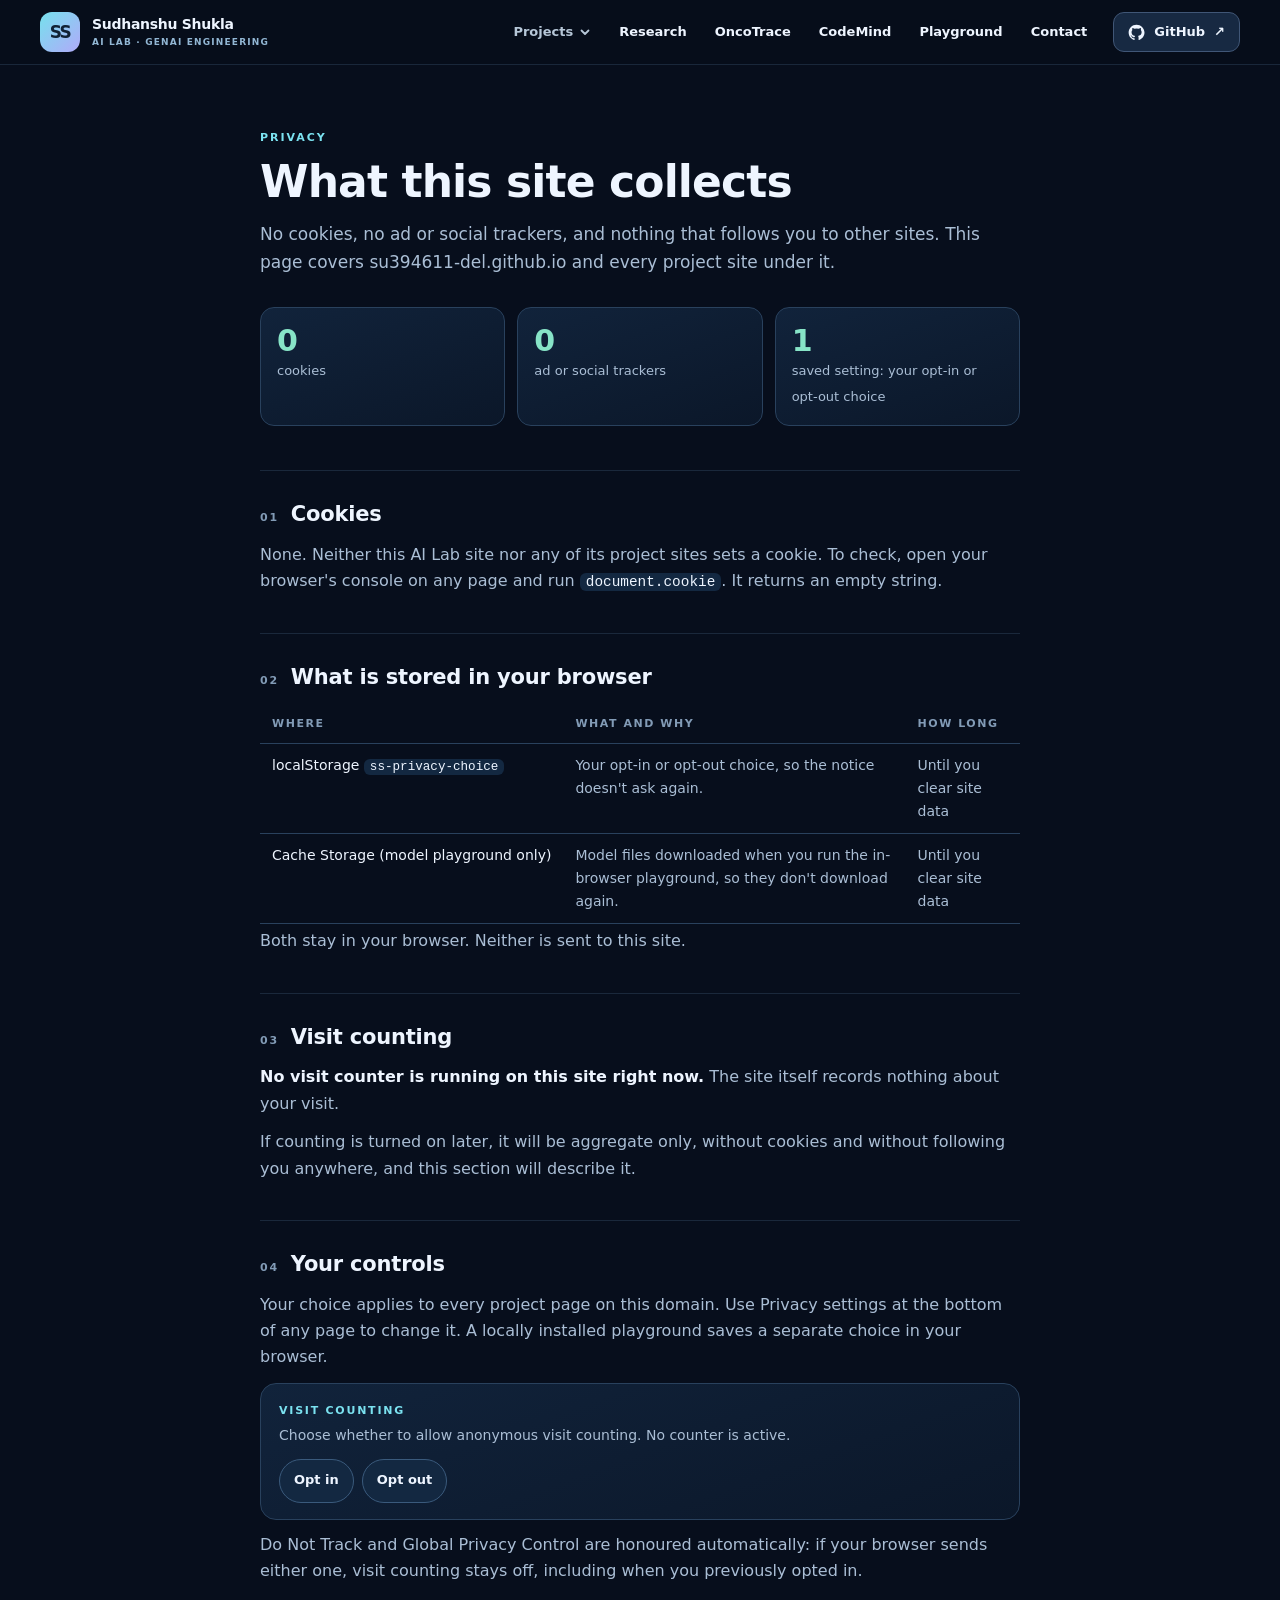
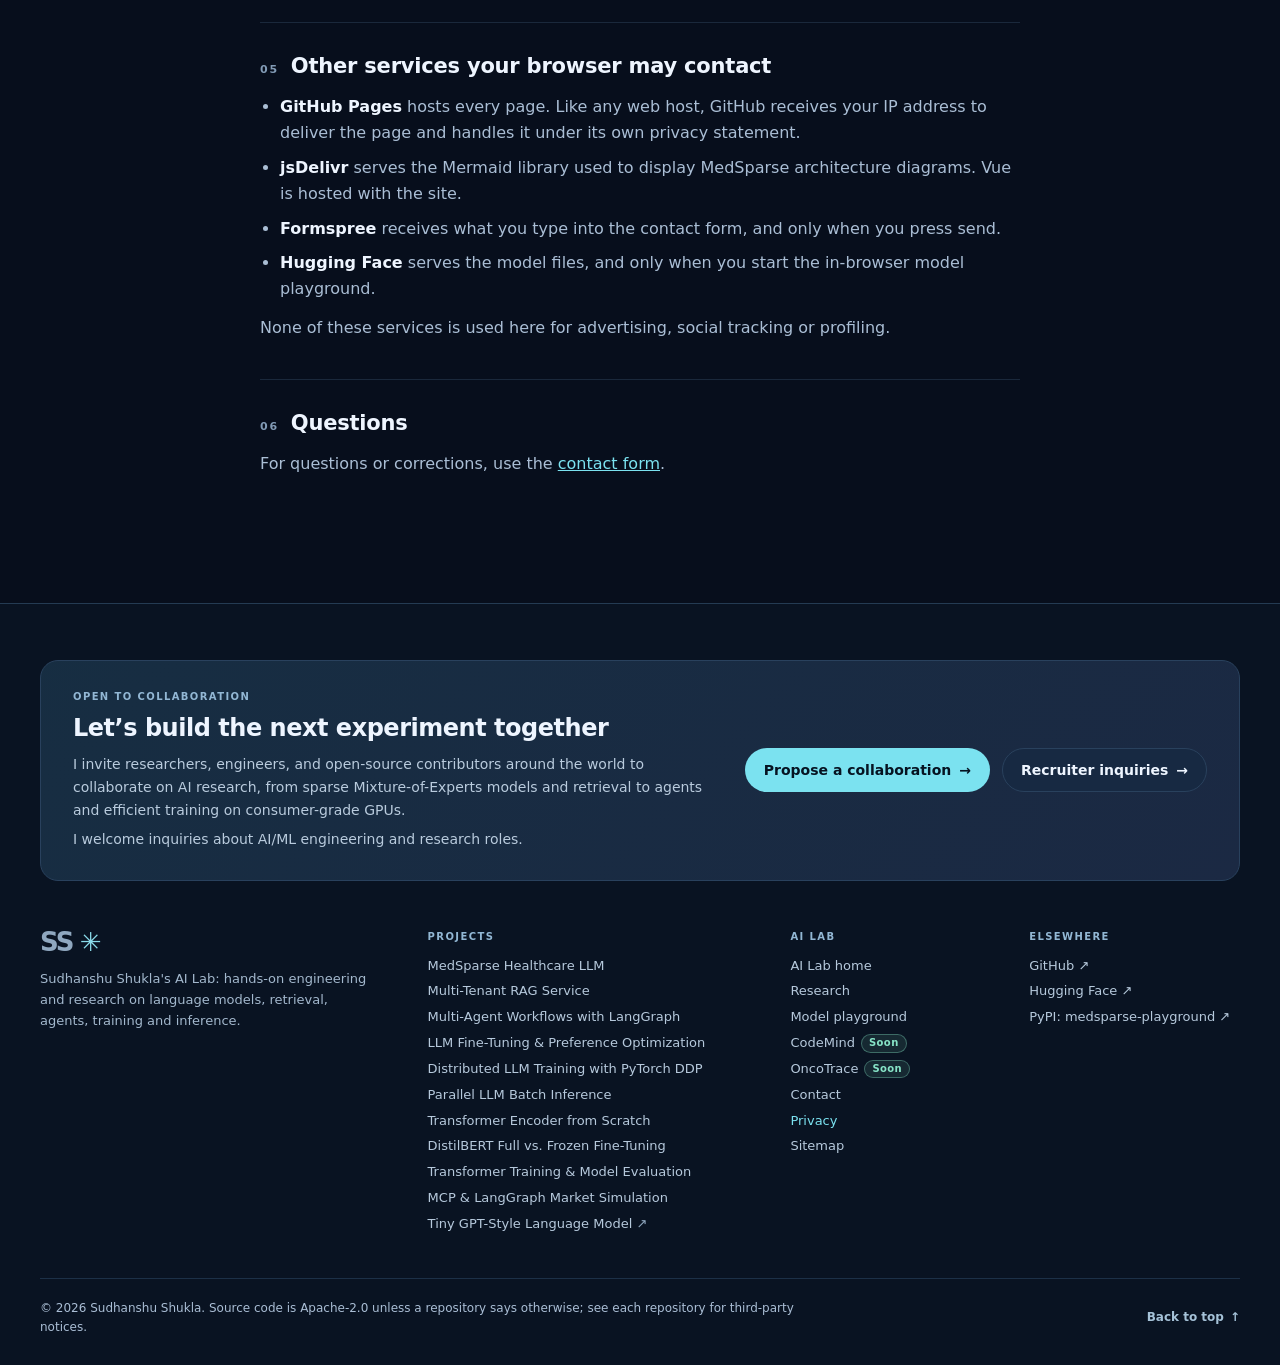
<file: privacy/index.html>
<!DOCTYPE html>
<html lang="en">
<head>
<meta charset="utf-8"/>
<meta http-equiv="Content-Security-Policy" content="base-uri 'none'; object-src 'none'; script-src 'self'; script-src-attr 'none'; frame-src 'none'; worker-src 'self'; form-action 'none'">
<meta content="width=device-width, initial-scale=1, viewport-fit=cover" name="viewport"/>
<meta content="#070e1c" name="theme-color"/>
<meta content="Sudhanshu Shukla" name="author"/>
<meta content="What su394611-del.github.io and its project sites collect: no cookies, no ad or social trackers, and how to opt in or out of aggregate visit counting." name="description"/>
<link href="https://su394611-del.github.io/privacy/" rel="canonical"/>
<title>Privacy | Sudhanshu Shukla</title>
<link href="/assets/favicon.svg" rel="icon" type="image/svg+xml"/>
<script src="/assets/embed-mode.js"></script>
<link rel="stylesheet" href="page.css">
<!-- ailab:head:start --><script defer src="/assets/vue-3.5.13.global.prod.js"></script><link rel="stylesheet" href="/assets/ailab-chrome.css?v=20261125-invite1"><script src="/assets/ailab-chrome.js?v=20261125-invite1" defer></script><script defer src="/assets/privacy.js?v=20261124-consent2"></script><!-- ailab:head:end -->
</head>
<body class="ailab-page">
<!-- ailab:header:start --><a class="ailab-skip" href="#ailab-content">Skip to content</a><header class="ailab-header ailab-sticky" id="ailab-top"><div class="ailab-wrap ailab-bar"><a class="ailab-brand" href="/" aria-label="Sudhanshu Shukla's AI Lab home"><span class="ailab-mark" aria-hidden="true">SS</span><span class="ailab-brand-text"><strong>Sudhanshu Shukla</strong><small>AI Lab · GenAI Engineering</small></span></a><nav class="ailab-nav" aria-label="AI Lab"><details class="ailab-dd"><summary class="ailab-link">Projects<svg class="ailab-chev" aria-hidden="true" viewBox="0 0 12 12" fill="none" stroke="currentColor" stroke-width="1.8" stroke-linecap="round" stroke-linejoin="round"><path d="M2.5 4.5 6 8l3.5-3.5"/></svg></summary><div class="ailab-dd-panel"><div class="ailab-dd-grid"><div><div class="ailab-dd-group"><p class="ailab-group-label">Model training</p><ul><li><a class="ailab-proj" href="/MedSparse-Healthcare-LLM-From-Scratch/">MedSparse Healthcare LLM<small>38.8M sparse MoE, trained from scratch</small></a></li><li><a class="ailab-proj" href="/Pre-training-and-Fine-tuning/">LLM Fine-Tuning &amp; Preference Optimization<small>LoRA, SFT, DPO and ORPO</small></a></li><li><a class="ailab-proj" href="/Distributed-Data-Parallel-Processing/">Distributed LLM Training with PyTorch DDP<small>torchrun, Gloo/NCCL, LoRA</small></a></li><li><a class="ailab-proj" href="/LLM-from-scratch/">Transformer Encoder from Scratch<small>Hand-built attention in PyTorch</small></a></li><li><a class="ailab-proj" href="/Full-Fine-Training-Pre-Training-Mid-Training/">DistilBERT Full vs. Frozen Fine-Tuning<small>Full encoder vs head-only training</small></a></li><li><a class="ailab-proj" href="/Transformers-Training/">Transformer Training &amp; Model Evaluation<small>DistilBERT classification walkthrough</small></a></li><li><a class="ailab-proj" href="https://huggingface.co/sudhanshu42844/my-tiny-llm" target="_blank" rel="noopener noreferrer">Tiny GPT-Style Language Model<span class="ailab-ext" aria-hidden="true"> ↗</span><small>1.06M parameters, on Hugging Face</small></a></li></ul></div></div><div><div class="ailab-dd-group"><p class="ailab-group-label">Retrieval &amp; RAG</p><ul><li><a class="ailab-proj" href="/RAG-service/">Multi-Tenant RAG Service<small>Qdrant, FastAPI, tenant isolation</small></a></li></ul></div><div class="ailab-dd-group"><p class="ailab-group-label">Research previews</p><ul><li><a class="ailab-proj" href="/oncotrace/">OncoTrace<small>Targeting around 11 December 2026</small></a></li><li><a class="ailab-proj" href="/codemind/">CodeMind<small>Coding model</small></a></li></ul></div><div class="ailab-dd-group"><p class="ailab-group-label">Agents &amp; MCP</p><ul><li><a class="ailab-proj" href="/Multi-agents-using-LangGraph/">Multi-Agent Workflows with LangGraph<small>StateGraph, reducers, subgraphs</small></a></li><li><a class="ailab-proj" href="/Stock-market-trading-Application-using-MCP-langchain-langgraph/">MCP &amp; LangGraph Market Simulation<small>MCP servers and a ReAct tool loop</small></a></li></ul></div><div class="ailab-dd-group"><p class="ailab-group-label">Inference &amp; scale</p><ul><li><a class="ailab-proj" href="/Parallel-LLM-Inference/">Parallel LLM Batch Inference<small>Per-GPU replicas, ordered JSONL</small></a></li></ul></div></div></div><a class="ailab-dd-all" href="/#projects">Browse all 11 projects <span aria-hidden="true">→</span></a></div></details><a class="ailab-link" href="/research/">Research</a><a class="ailab-link" href="/oncotrace/">OncoTrace</a><a class="ailab-link" href="/codemind/">CodeMind</a><a class="ailab-link" href="/playground/">Playground</a><a class="ailab-link" href="/contact.html">Contact</a><a class="ailab-gh" href="https://github.com/su394611-del" target="_blank" rel="noopener noreferrer"><svg class="ailab-ico" aria-hidden="true" width="17" height="17" viewBox="0 0 24 24" fill="currentColor"><path d="M12 .9C5.86.9.9 5.88.9 12.03c0 4.92 3.19 9.1 7.62 10.57.56.1.76-.24.76-.54v-2.11c-3.1.67-3.76-1.32-3.76-1.32-.5-1.28-1.24-1.62-1.24-1.62-1.02-.7.08-.68.08-.68 1.13.08 1.73 1.16 1.73 1.16 1.01 1.73 2.65 1.23 3.3.94.1-.73.39-1.23.72-1.52-2.47-.28-5.07-1.24-5.07-5.5 0-1.21.44-2.19 1.15-2.96-.12-.28-.5-1.4.11-2.91 0 0 .94-.3 3.06 1.13a10.67 10.67 0 0 1 5.58 0c2.12-1.44 3.05-1.13 3.05-1.13.61 1.51.23 2.63.11 2.91.72.77 1.15 1.75 1.15 2.97 0 4.26-2.6 5.21-5.08 5.49.4.35.75 1.04.75 2.1v3.12c0 .3.2.65.77.54 4.42-1.48 7.6-5.65 7.6-10.56C23.1 5.88 18.14.9 12 .9Z"/></svg><span>GitHub</span><span aria-hidden="true">↗</span></a></nav><details class="ailab-menu"><summary><svg class="ailab-menu-icon" aria-hidden="true" viewBox="0 0 16 16" fill="none" stroke="currentColor" stroke-width="1.8" stroke-linecap="round"><path class="ailab-burger" d="M2 4h12M2 8h12M2 12h12"/><path class="ailab-x" d="M3.5 3.5l9 9M12.5 3.5l-9 9"/></svg><span>Menu</span></summary><nav class="ailab-menu-panel" aria-label="AI Lab menu"><p class="ailab-group-label">AI Lab</p><div class="ailab-menu-links"><a class="ailab-link" href="/">AI Lab home</a><a class="ailab-link" href="/#projects">All projects</a><a class="ailab-link" href="/research/">Research</a><a class="ailab-link" href="/oncotrace/">OncoTrace</a><a class="ailab-link" href="/codemind/">CodeMind</a><a class="ailab-link" href="/playground/">Playground</a><a class="ailab-link" href="/contact.html">Contact</a><a class="ailab-link" href="https://github.com/su394611-del" target="_blank" rel="noopener noreferrer">GitHub <span aria-hidden="true">↗</span></a></div><p class="ailab-group-label">Projects</p><ul><li><a class="ailab-proj" href="/MedSparse-Healthcare-LLM-From-Scratch/">MedSparse Healthcare LLM<small>38.8M sparse MoE, trained from scratch</small></a></li><li><a class="ailab-proj" href="/RAG-service/">Multi-Tenant RAG Service<small>Qdrant, FastAPI, tenant isolation</small></a></li><li><a class="ailab-proj" href="/Multi-agents-using-LangGraph/">Multi-Agent Workflows with LangGraph<small>StateGraph, reducers, subgraphs</small></a></li><li><a class="ailab-proj" href="/Pre-training-and-Fine-tuning/">LLM Fine-Tuning &amp; Preference Optimization<small>LoRA, SFT, DPO and ORPO</small></a></li><li><a class="ailab-proj" href="/Distributed-Data-Parallel-Processing/">Distributed LLM Training with PyTorch DDP<small>torchrun, Gloo/NCCL, LoRA</small></a></li><li><a class="ailab-proj" href="/Parallel-LLM-Inference/">Parallel LLM Batch Inference<small>Per-GPU replicas, ordered JSONL</small></a></li><li><a class="ailab-proj" href="/LLM-from-scratch/">Transformer Encoder from Scratch<small>Hand-built attention in PyTorch</small></a></li><li><a class="ailab-proj" href="/Full-Fine-Training-Pre-Training-Mid-Training/">DistilBERT Full vs. Frozen Fine-Tuning<small>Full encoder vs head-only training</small></a></li><li><a class="ailab-proj" href="/Transformers-Training/">Transformer Training &amp; Model Evaluation<small>DistilBERT classification walkthrough</small></a></li><li><a class="ailab-proj" href="/Stock-market-trading-Application-using-MCP-langchain-langgraph/">MCP &amp; LangGraph Market Simulation<small>MCP servers and a ReAct tool loop</small></a></li><li><a class="ailab-proj" href="https://huggingface.co/sudhanshu42844/my-tiny-llm" target="_blank" rel="noopener noreferrer">Tiny GPT-Style Language Model<span class="ailab-ext" aria-hidden="true"> ↗</span><small>1.06M parameters, on Hugging Face</small></a></li></ul></nav></details></div></header><!-- ailab:header:end -->
<main id="ailab-content" class="page">
  <p class="kicker">Privacy</p>
  <h1>What this site collects</h1>
  <p class="lede">No cookies, no ad or social trackers, and nothing that follows you to other sites. This page covers su394611-del.github.io and every project site under it.</p>

  <div class="stats" aria-label="Summary">
    <div class="stat"><b>0</b><span>cookies</span></div>
    <div class="stat"><b>0</b><span>ad or social trackers</span></div>
    <div class="stat"><b>1</b><span>saved setting: your opt-in or opt-out choice</span></div>
  </div>

  <section>
    <h2><small>01</small> Cookies</h2>
    <p>None. Neither this AI Lab site nor any of its project sites sets a cookie. To check, open your browser's console on any page and run <code>document.cookie</code>. It returns an empty string.</p>
  </section>

  <section>
    <h2><small>02</small> What is stored in your browser</h2>
    <table class="table">
      <thead><tr><th>Where</th><th>What and why</th><th>How long</th></tr></thead>
      <tbody>
        <tr><td>localStorage <code>ss-privacy-choice</code></td><td>Your opt-in or opt-out choice, so the notice doesn't ask again.</td><td>Until you clear site data</td></tr>
        <tr><td>Cache Storage (model playground only)</td><td>Model files downloaded when you run the in-browser playground, so they don't download again.</td><td>Until you clear site data</td></tr>
      </tbody>
    </table>
    <p>Both stay in your browser. Neither is sent to this site.</p>
  </section>

  <section>
    <h2><small>03</small> Visit counting</h2>
    <div data-privacy-if="no-counter">
      <p><strong>No visit counter is running on this site right now.</strong> The site itself records nothing about your visit.</p>
      <p>If counting is turned on later, it will be aggregate only, without cookies and without following you anywhere, and this section will describe it.</p>
    </div>
    <div data-privacy-if="counter" hidden>
      <p><strong>Visits are counted in aggregate with <a href="https://www.goatcounter.com/" rel="noopener noreferrer">GoatCounter</a></strong>, an open-source counter that works without cookies or any other browser storage.</p>
      <ul>
        <li><strong>Recorded:</strong> the page path. The site omits the query string, referring page and screen size from the counting request.</li>
        <li><strong>Not stored:</strong> your IP address or any identifier. GoatCounter keeps a temporary hash in memory for a few hours to recognise a session, then discards it.</li>
        <li><strong>Not loaded at all</strong> until you opt in. Counting stays off if your browser sends Do Not Track or Global Privacy Control.</li>
      </ul>
      <p>Details are in <a href="https://www.goatcounter.com/privacy" rel="noopener noreferrer">GoatCounter's privacy policy</a>.</p>
    </div>
  </section>

  <section>
    <h2><small>04</small> Your controls</h2>
    <p>Your choice applies to every project page on this domain. Use Privacy settings at the bottom of any page to change it. A locally installed playground saves a separate choice in your browser.</p>
    <div id="privacy-controls"></div>
    <noscript><p>JavaScript is off, so nothing can be counted and there is no choice to save.</p></noscript>
    <p>Do Not Track and Global Privacy Control are honoured automatically: if your browser sends either one, visit counting stays off, including when you previously opted in.</p>
  </section>

  <section>
    <h2><small>05</small> Other services your browser may contact</h2>
    <ul>
      <li><strong>GitHub Pages</strong> hosts every page. Like any web host, GitHub receives your IP address to deliver the page and handles it under its own privacy statement.</li>
      <li><strong>jsDelivr</strong> serves the Mermaid library used to display MedSparse architecture diagrams. Vue is hosted with the site.</li>
      <li><strong>Formspree</strong> receives what you type into the contact form, and only when you press send.</li>
      <li><strong>Hugging Face</strong> serves the model files, and only when you start the in-browser model playground.</li>
    </ul>
    <p>None of these services is used here for advertising, social tracking or profiling.</p>
  </section>

  <section>
    <h2><small>06</small> Questions</h2>
    <p>For questions or corrections, use the <a href="/#contact">contact form</a>.</p>
  </section>

  
</main>
<!-- ailab:footer:start --><footer class="ailab-footer"><section class="ailab-wrap ailab-invite" aria-labelledby="ailab-invite-title"><div class="ailab-invite-copy"><p class="ailab-group-label">Open to collaboration</p><h2 class="ailab-invite-title" id="ailab-invite-title">Let’s build the next experiment together</h2><p class="ailab-invite-text">I invite researchers, engineers, and open-source contributors around the world to collaborate on AI research, from sparse Mixture-of-Experts models and retrieval to agents and efficient training on consumer-grade GPUs.</p><p class="ailab-invite-text">I welcome inquiries about AI/ML engineering and research roles.</p></div><div class="ailab-invite-actions"><a class="ailab-invite-cta is-primary" href="/contact.html">Propose a collaboration <span aria-hidden="true">→</span></a><a class="ailab-invite-cta" href="/contact.html">Recruiter inquiries <span aria-hidden="true">→</span></a></div></section><div class="ailab-wrap ailab-footer-grid" data-columns="2"><div class="ailab-footer-brand"><a class="ailab-wordmark" href="/" aria-label="AI Lab home">SS <span aria-hidden="true">✳</span></a><p class="ailab-footer-about">Sudhanshu Shukla&#x27;s AI Lab: hands-on engineering and research on language models, retrieval, agents, training and inference.</p></div><nav class="ailab-footer-col ailab-col-projects" aria-label="Projects"><p class="ailab-group-label">Projects</p><ul><li><a href="/MedSparse-Healthcare-LLM-From-Scratch/">MedSparse Healthcare LLM</a></li><li><a href="/RAG-service/">Multi-Tenant RAG Service</a></li><li><a href="/Multi-agents-using-LangGraph/">Multi-Agent Workflows with LangGraph</a></li><li><a href="/Pre-training-and-Fine-tuning/">LLM Fine-Tuning &amp; Preference Optimization</a></li><li><a href="/Distributed-Data-Parallel-Processing/">Distributed LLM Training with PyTorch DDP</a></li><li><a href="/Parallel-LLM-Inference/">Parallel LLM Batch Inference</a></li><li><a href="/LLM-from-scratch/">Transformer Encoder from Scratch</a></li><li><a href="/Full-Fine-Training-Pre-Training-Mid-Training/">DistilBERT Full vs. Frozen Fine-Tuning</a></li><li><a href="/Transformers-Training/">Transformer Training &amp; Model Evaluation</a></li><li><a href="/Stock-market-trading-Application-using-MCP-langchain-langgraph/">MCP &amp; LangGraph Market Simulation</a></li><li><a href="https://huggingface.co/sudhanshu42844/my-tiny-llm" target="_blank" rel="noopener noreferrer">Tiny GPT-Style Language Model<span class="ailab-ext" aria-hidden="true"> ↗</span></a></li></ul></nav><nav class="ailab-footer-col ailab-col-lab" aria-label="AI Lab"><p class="ailab-group-label">AI Lab</p><ul><li><a href="/">AI Lab home</a></li><li><a href="/research/">Research</a></li><li><a href="/playground/">Model playground</a></li><li><a href="/codemind/">CodeMind</a><span class="ailab-badge">Soon</span></li><li><a href="/oncotrace/">OncoTrace</a><span class="ailab-badge">Soon</span></li><li><a href="/contact.html">Contact</a></li><li><a href="/privacy/" aria-current="page">Privacy</a></li><li><a href="/sitemap.xml">Sitemap</a></li></ul></nav><nav class="ailab-footer-col" aria-label="Elsewhere"><p class="ailab-group-label">Elsewhere</p><ul><li><a href="https://github.com/su394611-del" target="_blank" rel="noopener noreferrer">GitHub <span aria-hidden="true">↗</span></a></li><li><a href="https://huggingface.co/sudhanshu42844" target="_blank" rel="noopener noreferrer">Hugging Face <span aria-hidden="true">↗</span></a></li><li><a href="https://pypi.org/project/medsparse-playground/" target="_blank" rel="noopener noreferrer">PyPI: medsparse-playground <span aria-hidden="true">↗</span></a></li></ul></nav></div><div class="ailab-wrap ailab-footer-bottom"><p>© 2026 Sudhanshu Shukla. Source code is Apache-2.0 unless a repository says otherwise; see each repository for third-party notices.</p><div class="ailab-footer-actions"><span class="ailab-privacy-slot" data-privacy-settings></span><a class="ailab-top-link" href="#ailab-top">Back to top <span aria-hidden="true">↑</span></a></div></div></footer><!-- ailab:footer:end -->

</body>
</html>
</file>
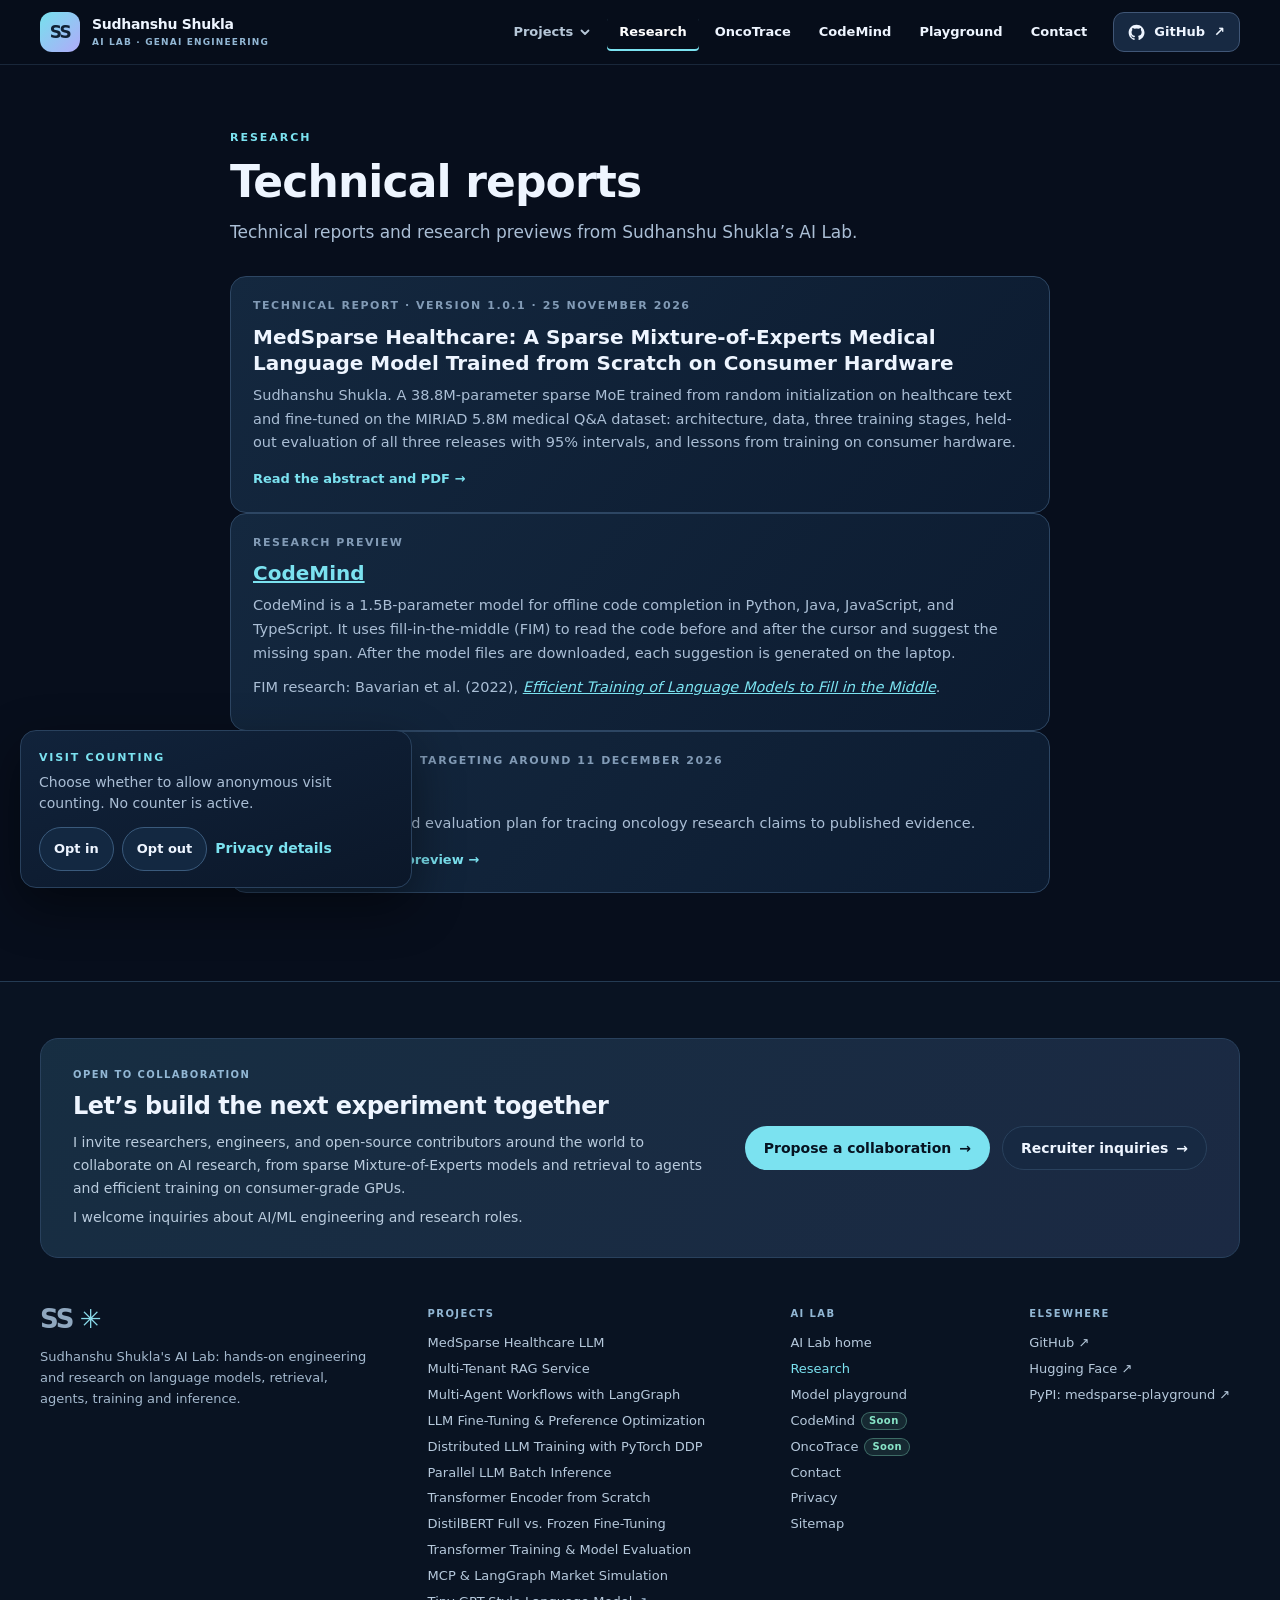
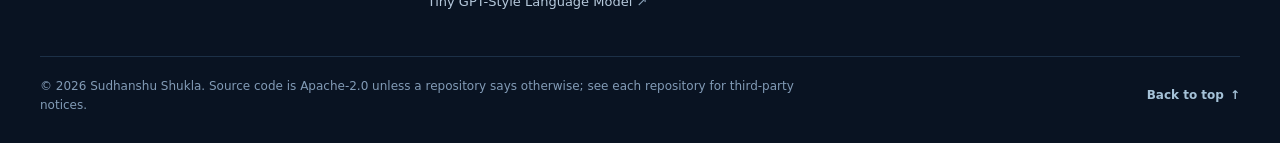
<file: research/index.html>
<!DOCTYPE html>
<html lang="en">
<head>
<meta charset="utf-8"/>
<meta http-equiv="Content-Security-Policy" content="base-uri 'none'; object-src 'none'; script-src 'self'; script-src-attr 'none'; frame-src 'none'; worker-src 'self'; form-action 'none'">
<meta content="width=device-width, initial-scale=1, viewport-fit=cover" name="viewport"/>
<meta content="#070e1c" name="theme-color"/>
<meta content="Sudhanshu Shukla" name="author"/>
<title>Research | Sudhanshu Shukla's AI Lab</title>
<meta content="Technical reports and research from Sudhanshu Shukla's AI Lab: language models built and trained from scratch, with open weights, code and held-out evaluation." name="description"/>
<link href="https://su394611-del.github.io/research/" rel="canonical"/>
<meta content="website" property="og:type"/>
<meta content="Research | Sudhanshu Shukla's AI Lab" property="og:title"/>
<meta content="https://su394611-del.github.io/research/" property="og:url"/>
<link href="/assets/favicon.svg" rel="icon" type="image/svg+xml"/>
<script src="/assets/embed-mode.js"></script>
<link rel="stylesheet" href="page.css">
<!-- ailab:head:start --><script defer src="/assets/vue-3.5.13.global.prod.js"></script><link rel="stylesheet" href="/assets/ailab-chrome.css?v=20261125-invite1"><script src="/assets/ailab-chrome.js?v=20261125-invite1" defer></script><script defer src="/assets/privacy.js?v=20261124-consent2"></script><!-- ailab:head:end -->
</head>
<body class="ailab-page">
<!-- ailab:header:start --><a class="ailab-skip" href="#ailab-content">Skip to content</a><header class="ailab-header ailab-sticky" id="ailab-top"><div class="ailab-wrap ailab-bar"><a class="ailab-brand" href="/" aria-label="Sudhanshu Shukla's AI Lab home"><span class="ailab-mark" aria-hidden="true">SS</span><span class="ailab-brand-text"><strong>Sudhanshu Shukla</strong><small>AI Lab · GenAI Engineering</small></span></a><nav class="ailab-nav" aria-label="AI Lab"><details class="ailab-dd"><summary class="ailab-link">Projects<svg class="ailab-chev" aria-hidden="true" viewBox="0 0 12 12" fill="none" stroke="currentColor" stroke-width="1.8" stroke-linecap="round" stroke-linejoin="round"><path d="M2.5 4.5 6 8l3.5-3.5"/></svg></summary><div class="ailab-dd-panel"><div class="ailab-dd-grid"><div><div class="ailab-dd-group"><p class="ailab-group-label">Model training</p><ul><li><a class="ailab-proj" href="/MedSparse-Healthcare-LLM-From-Scratch/">MedSparse Healthcare LLM<small>38.8M sparse MoE, trained from scratch</small></a></li><li><a class="ailab-proj" href="/Pre-training-and-Fine-tuning/">LLM Fine-Tuning &amp; Preference Optimization<small>LoRA, SFT, DPO and ORPO</small></a></li><li><a class="ailab-proj" href="/Distributed-Data-Parallel-Processing/">Distributed LLM Training with PyTorch DDP<small>torchrun, Gloo/NCCL, LoRA</small></a></li><li><a class="ailab-proj" href="/LLM-from-scratch/">Transformer Encoder from Scratch<small>Hand-built attention in PyTorch</small></a></li><li><a class="ailab-proj" href="/Full-Fine-Training-Pre-Training-Mid-Training/">DistilBERT Full vs. Frozen Fine-Tuning<small>Full encoder vs head-only training</small></a></li><li><a class="ailab-proj" href="/Transformers-Training/">Transformer Training &amp; Model Evaluation<small>DistilBERT classification walkthrough</small></a></li><li><a class="ailab-proj" href="https://huggingface.co/sudhanshu42844/my-tiny-llm" target="_blank" rel="noopener noreferrer">Tiny GPT-Style Language Model<span class="ailab-ext" aria-hidden="true"> ↗</span><small>1.06M parameters, on Hugging Face</small></a></li></ul></div></div><div><div class="ailab-dd-group"><p class="ailab-group-label">Retrieval &amp; RAG</p><ul><li><a class="ailab-proj" href="/RAG-service/">Multi-Tenant RAG Service<small>Qdrant, FastAPI, tenant isolation</small></a></li></ul></div><div class="ailab-dd-group"><p class="ailab-group-label">Research previews</p><ul><li><a class="ailab-proj" href="/oncotrace/">OncoTrace<small>Targeting around 11 December 2026</small></a></li><li><a class="ailab-proj" href="/codemind/">CodeMind<small>Coding model</small></a></li></ul></div><div class="ailab-dd-group"><p class="ailab-group-label">Agents &amp; MCP</p><ul><li><a class="ailab-proj" href="/Multi-agents-using-LangGraph/">Multi-Agent Workflows with LangGraph<small>StateGraph, reducers, subgraphs</small></a></li><li><a class="ailab-proj" href="/Stock-market-trading-Application-using-MCP-langchain-langgraph/">MCP &amp; LangGraph Market Simulation<small>MCP servers and a ReAct tool loop</small></a></li></ul></div><div class="ailab-dd-group"><p class="ailab-group-label">Inference &amp; scale</p><ul><li><a class="ailab-proj" href="/Parallel-LLM-Inference/">Parallel LLM Batch Inference<small>Per-GPU replicas, ordered JSONL</small></a></li></ul></div></div></div><a class="ailab-dd-all" href="/#projects">Browse all 11 projects <span aria-hidden="true">→</span></a></div></details><a class="ailab-link" href="/research/" aria-current="page">Research</a><a class="ailab-link" href="/oncotrace/">OncoTrace</a><a class="ailab-link" href="/codemind/">CodeMind</a><a class="ailab-link" href="/playground/">Playground</a><a class="ailab-link" href="/contact.html">Contact</a><a class="ailab-gh" href="https://github.com/su394611-del" target="_blank" rel="noopener noreferrer"><svg class="ailab-ico" aria-hidden="true" width="17" height="17" viewBox="0 0 24 24" fill="currentColor"><path d="M12 .9C5.86.9.9 5.88.9 12.03c0 4.92 3.19 9.1 7.62 10.57.56.1.76-.24.76-.54v-2.11c-3.1.67-3.76-1.32-3.76-1.32-.5-1.28-1.24-1.62-1.24-1.62-1.02-.7.08-.68.08-.68 1.13.08 1.73 1.16 1.73 1.16 1.01 1.73 2.65 1.23 3.3.94.1-.73.39-1.23.72-1.52-2.47-.28-5.07-1.24-5.07-5.5 0-1.21.44-2.19 1.15-2.96-.12-.28-.5-1.4.11-2.91 0 0 .94-.3 3.06 1.13a10.67 10.67 0 0 1 5.58 0c2.12-1.44 3.05-1.13 3.05-1.13.61 1.51.23 2.63.11 2.91.72.77 1.15 1.75 1.15 2.97 0 4.26-2.6 5.21-5.08 5.49.4.35.75 1.04.75 2.1v3.12c0 .3.2.65.77.54 4.42-1.48 7.6-5.65 7.6-10.56C23.1 5.88 18.14.9 12 .9Z"/></svg><span>GitHub</span><span aria-hidden="true">↗</span></a></nav><details class="ailab-menu"><summary><svg class="ailab-menu-icon" aria-hidden="true" viewBox="0 0 16 16" fill="none" stroke="currentColor" stroke-width="1.8" stroke-linecap="round"><path class="ailab-burger" d="M2 4h12M2 8h12M2 12h12"/><path class="ailab-x" d="M3.5 3.5l9 9M12.5 3.5l-9 9"/></svg><span>Menu</span></summary><nav class="ailab-menu-panel" aria-label="AI Lab menu"><p class="ailab-group-label">AI Lab</p><div class="ailab-menu-links"><a class="ailab-link" href="/">AI Lab home</a><a class="ailab-link" href="/#projects">All projects</a><a class="ailab-link" href="/research/" aria-current="page">Research</a><a class="ailab-link" href="/oncotrace/">OncoTrace</a><a class="ailab-link" href="/codemind/">CodeMind</a><a class="ailab-link" href="/playground/">Playground</a><a class="ailab-link" href="/contact.html">Contact</a><a class="ailab-link" href="https://github.com/su394611-del" target="_blank" rel="noopener noreferrer">GitHub <span aria-hidden="true">↗</span></a></div><p class="ailab-group-label">Projects</p><ul><li><a class="ailab-proj" href="/MedSparse-Healthcare-LLM-From-Scratch/">MedSparse Healthcare LLM<small>38.8M sparse MoE, trained from scratch</small></a></li><li><a class="ailab-proj" href="/RAG-service/">Multi-Tenant RAG Service<small>Qdrant, FastAPI, tenant isolation</small></a></li><li><a class="ailab-proj" href="/Multi-agents-using-LangGraph/">Multi-Agent Workflows with LangGraph<small>StateGraph, reducers, subgraphs</small></a></li><li><a class="ailab-proj" href="/Pre-training-and-Fine-tuning/">LLM Fine-Tuning &amp; Preference Optimization<small>LoRA, SFT, DPO and ORPO</small></a></li><li><a class="ailab-proj" href="/Distributed-Data-Parallel-Processing/">Distributed LLM Training with PyTorch DDP<small>torchrun, Gloo/NCCL, LoRA</small></a></li><li><a class="ailab-proj" href="/Parallel-LLM-Inference/">Parallel LLM Batch Inference<small>Per-GPU replicas, ordered JSONL</small></a></li><li><a class="ailab-proj" href="/LLM-from-scratch/">Transformer Encoder from Scratch<small>Hand-built attention in PyTorch</small></a></li><li><a class="ailab-proj" href="/Full-Fine-Training-Pre-Training-Mid-Training/">DistilBERT Full vs. Frozen Fine-Tuning<small>Full encoder vs head-only training</small></a></li><li><a class="ailab-proj" href="/Transformers-Training/">Transformer Training &amp; Model Evaluation<small>DistilBERT classification walkthrough</small></a></li><li><a class="ailab-proj" href="/Stock-market-trading-Application-using-MCP-langchain-langgraph/">MCP &amp; LangGraph Market Simulation<small>MCP servers and a ReAct tool loop</small></a></li><li><a class="ailab-proj" href="https://huggingface.co/sudhanshu42844/my-tiny-llm" target="_blank" rel="noopener noreferrer">Tiny GPT-Style Language Model<span class="ailab-ext" aria-hidden="true"> ↗</span><small>1.06M parameters, on Hugging Face</small></a></li></ul></nav></details></div></header><!-- ailab:header:end -->
<main id="ailab-content" class="page">
  <p class="kicker">Research</p>
  <h1>Technical reports</h1>
  <p class="lede">Technical reports and research previews from Sudhanshu Shukla’s AI Lab.</p>
  <a class="paper" href="/research/medsparse-healthcare-2026/">
    <p class="meta">Technical report · Version 1.0.1 · 25 November 2026</p>
    <h2>MedSparse Healthcare: A Sparse Mixture-of-Experts Medical Language Model Trained from Scratch on Consumer Hardware</h2>
    <p>Sudhanshu Shukla. A 38.8M-parameter sparse MoE trained from random initialization on healthcare text and fine-tuned on the MIRIAD 5.8M medical Q&amp;A dataset: architecture, data, three training stages, held-out evaluation of all three releases with 95% intervals, and lessons from training on consumer hardware.</p>
    <span class="go">Read the abstract and PDF →</span>
  </a>
  
  <article class="paper" aria-labelledby="research-codemind">
    <p class="meta">Research preview</p>
    <h2 id="research-codemind"><a href="/codemind/">CodeMind</a></h2>
    <p>CodeMind is a 1.5B-parameter model for offline code completion in Python, Java, JavaScript, and TypeScript. It uses fill-in-the-middle (FIM) to read the code before and after the cursor and suggest the missing span. After the model files are downloaded, each suggestion is generated on the laptop.</p>
    <p>FIM research: Bavarian et al. (2022), <cite><a href="https://arxiv.org/abs/2207.14255">Efficient Training of Language Models to Fill in the Middle</a></cite>.</p>
  </article>

  <a class="paper" href="/oncotrace/">
    <p class="meta">Research preview · Targeting <time datetime="2026-12-11">around 11 December 2026</time></p>
    <h2>OncoTrace</h2>
    <p>Explore the design and evaluation plan for tracing oncology research claims to published evidence.</p>
    <span class="go">Open the OncoTrace preview <span aria-hidden="true">→</span></span>
  </a>
</main>
<!-- ailab:footer:start --><footer class="ailab-footer"><section class="ailab-wrap ailab-invite" aria-labelledby="ailab-invite-title"><div class="ailab-invite-copy"><p class="ailab-group-label">Open to collaboration</p><h2 class="ailab-invite-title" id="ailab-invite-title">Let’s build the next experiment together</h2><p class="ailab-invite-text">I invite researchers, engineers, and open-source contributors around the world to collaborate on AI research, from sparse Mixture-of-Experts models and retrieval to agents and efficient training on consumer-grade GPUs.</p><p class="ailab-invite-text">I welcome inquiries about AI/ML engineering and research roles.</p></div><div class="ailab-invite-actions"><a class="ailab-invite-cta is-primary" href="/contact.html">Propose a collaboration <span aria-hidden="true">→</span></a><a class="ailab-invite-cta" href="/contact.html">Recruiter inquiries <span aria-hidden="true">→</span></a></div></section><div class="ailab-wrap ailab-footer-grid" data-columns="2"><div class="ailab-footer-brand"><a class="ailab-wordmark" href="/" aria-label="AI Lab home">SS <span aria-hidden="true">✳</span></a><p class="ailab-footer-about">Sudhanshu Shukla&#x27;s AI Lab: hands-on engineering and research on language models, retrieval, agents, training and inference.</p></div><nav class="ailab-footer-col ailab-col-projects" aria-label="Projects"><p class="ailab-group-label">Projects</p><ul><li><a href="/MedSparse-Healthcare-LLM-From-Scratch/">MedSparse Healthcare LLM</a></li><li><a href="/RAG-service/">Multi-Tenant RAG Service</a></li><li><a href="/Multi-agents-using-LangGraph/">Multi-Agent Workflows with LangGraph</a></li><li><a href="/Pre-training-and-Fine-tuning/">LLM Fine-Tuning &amp; Preference Optimization</a></li><li><a href="/Distributed-Data-Parallel-Processing/">Distributed LLM Training with PyTorch DDP</a></li><li><a href="/Parallel-LLM-Inference/">Parallel LLM Batch Inference</a></li><li><a href="/LLM-from-scratch/">Transformer Encoder from Scratch</a></li><li><a href="/Full-Fine-Training-Pre-Training-Mid-Training/">DistilBERT Full vs. Frozen Fine-Tuning</a></li><li><a href="/Transformers-Training/">Transformer Training &amp; Model Evaluation</a></li><li><a href="/Stock-market-trading-Application-using-MCP-langchain-langgraph/">MCP &amp; LangGraph Market Simulation</a></li><li><a href="https://huggingface.co/sudhanshu42844/my-tiny-llm" target="_blank" rel="noopener noreferrer">Tiny GPT-Style Language Model<span class="ailab-ext" aria-hidden="true"> ↗</span></a></li></ul></nav><nav class="ailab-footer-col ailab-col-lab" aria-label="AI Lab"><p class="ailab-group-label">AI Lab</p><ul><li><a href="/">AI Lab home</a></li><li><a href="/research/" aria-current="page">Research</a></li><li><a href="/playground/">Model playground</a></li><li><a href="/codemind/">CodeMind</a><span class="ailab-badge">Soon</span></li><li><a href="/oncotrace/">OncoTrace</a><span class="ailab-badge">Soon</span></li><li><a href="/contact.html">Contact</a></li><li><a href="/privacy/">Privacy</a></li><li><a href="/sitemap.xml">Sitemap</a></li></ul></nav><nav class="ailab-footer-col" aria-label="Elsewhere"><p class="ailab-group-label">Elsewhere</p><ul><li><a href="https://github.com/su394611-del" target="_blank" rel="noopener noreferrer">GitHub <span aria-hidden="true">↗</span></a></li><li><a href="https://huggingface.co/sudhanshu42844" target="_blank" rel="noopener noreferrer">Hugging Face <span aria-hidden="true">↗</span></a></li><li><a href="https://pypi.org/project/medsparse-playground/" target="_blank" rel="noopener noreferrer">PyPI: medsparse-playground <span aria-hidden="true">↗</span></a></li></ul></nav></div><div class="ailab-wrap ailab-footer-bottom"><p>© 2026 Sudhanshu Shukla. Source code is Apache-2.0 unless a repository says otherwise; see each repository for third-party notices.</p><div class="ailab-footer-actions"><span class="ailab-privacy-slot" data-privacy-settings></span><a class="ailab-top-link" href="#ailab-top">Back to top <span aria-hidden="true">↑</span></a></div></div></footer><!-- ailab:footer:end -->

</body>
</html>
</file>
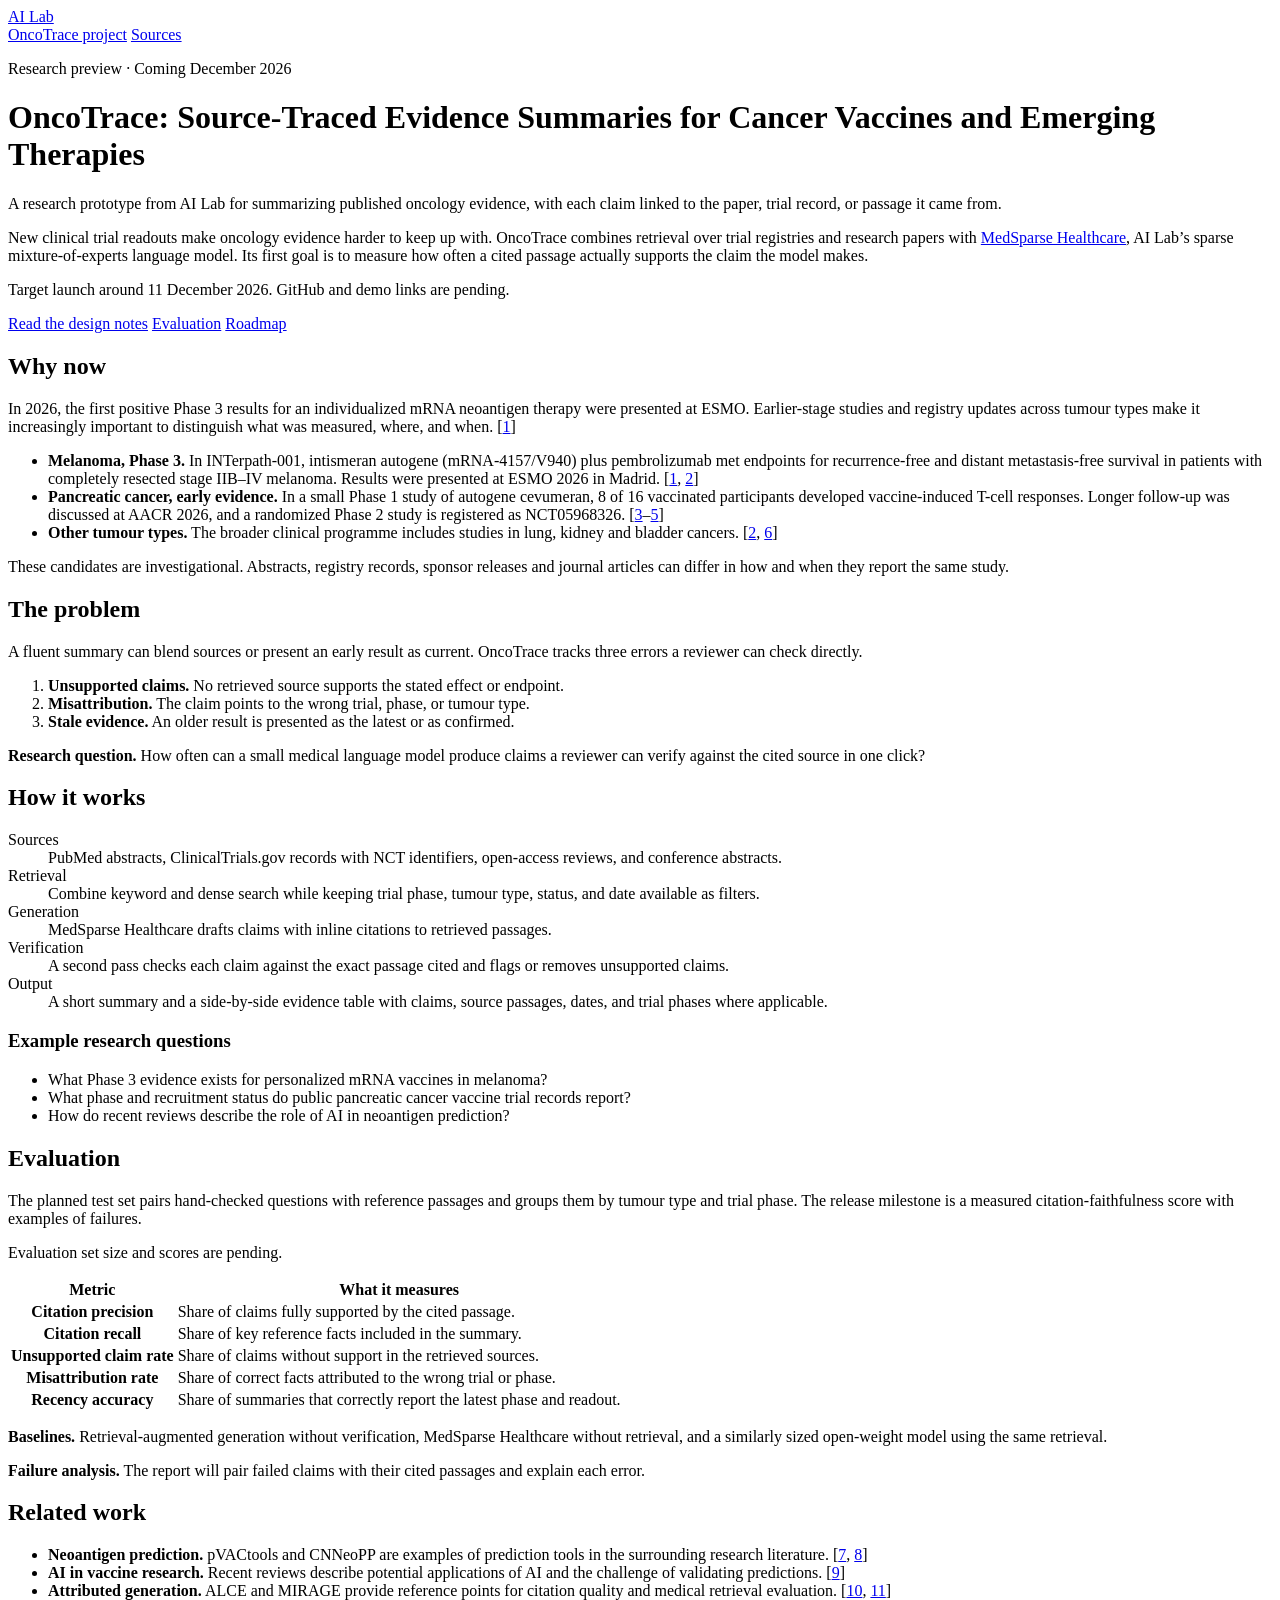
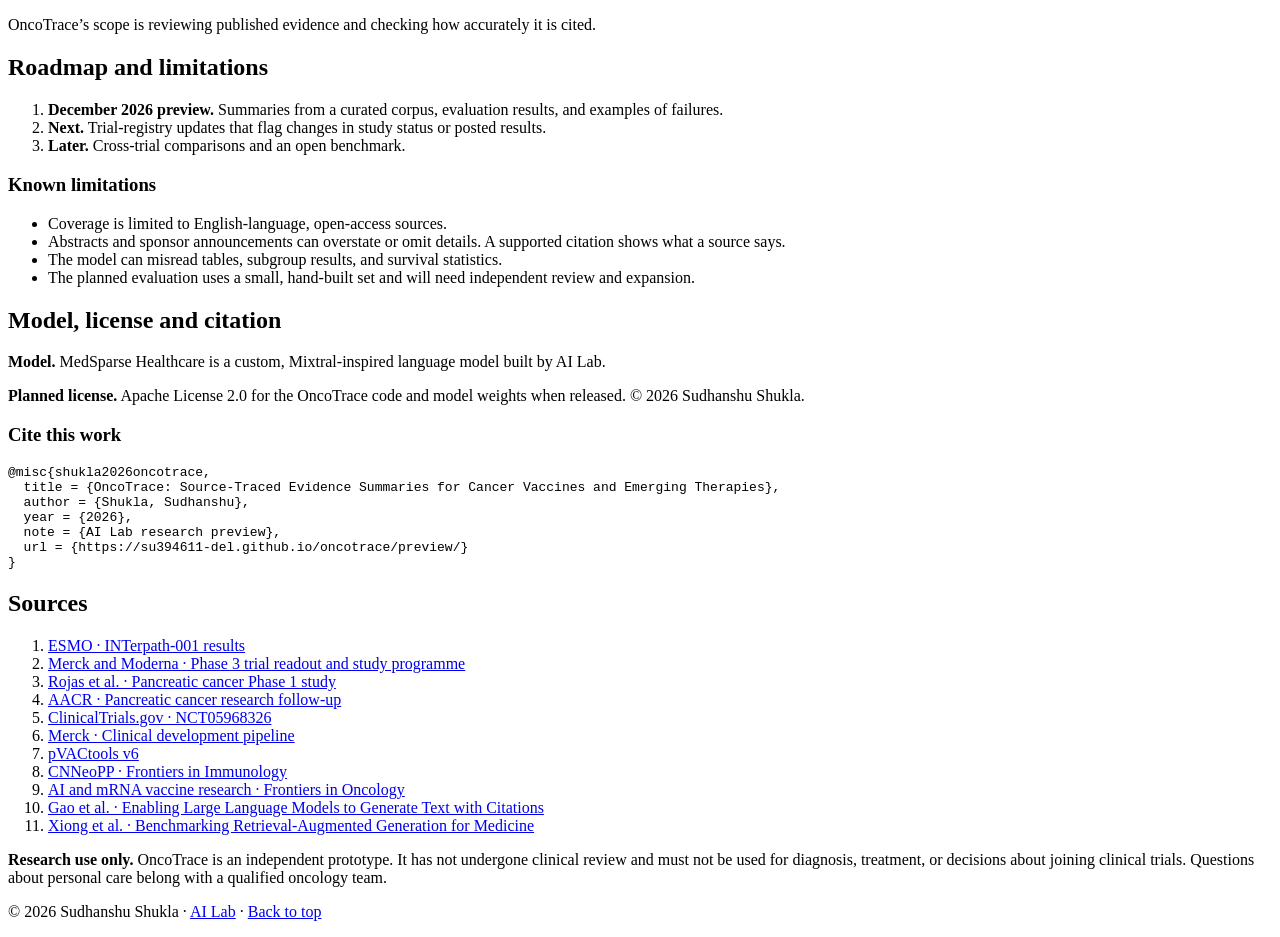
<file: oncotrace/preview/index.html>
<!doctype html>
<html lang="en">
<head>
<meta charset="utf-8">
<meta name="viewport" content="width=device-width, initial-scale=1">
<meta name="robots" content="noindex, follow">
<meta http-equiv="Content-Security-Policy" content="default-src 'none'; img-src 'self'; style-src https://su394611-del.github.io; base-uri 'none'; form-action 'none'">
<link rel="icon" type="image/svg+xml" href="/assets/favicon.svg">
<title>OncoTrace: Source-Traced Evidence Summaries for Cancer Vaccines and Emerging Therapies</title>
<link rel="stylesheet" href="/oncotrace/page.css?v=20261127-research">
</head>
<body class="onco-preview">
<header class="onco-preview-bar">
  <div class="onco-preview-width">
    <a href="/" target="_blank" rel="noopener noreferrer">AI Lab</a>
    <nav aria-label="OncoTrace preview">
      <a href="/oncotrace/" target="_blank" rel="noopener noreferrer">OncoTrace project</a>
      <a href="#sources">Sources</a>
    </nav>
  </div>
</header>
<main class="onco-preview-inner" id="preview-top">
  <header class="onco-preview-hero">
    <p class="onco-preview-status">Research preview · Coming December 2026</p>
    <h1>OncoTrace: Source-Traced Evidence Summaries for Cancer Vaccines and Emerging Therapies</h1>
    <p class="onco-preview-lede">A research prototype from AI Lab for summarizing published oncology evidence, with each claim linked to the paper, trial record, or passage it came from.</p>
    <p>New clinical trial readouts make oncology evidence harder to keep up with. OncoTrace combines retrieval over trial registries and research papers with <a href="/MedSparse-Healthcare-LLM-From-Scratch/" target="_blank" rel="noopener noreferrer">MedSparse Healthcare</a>, AI Lab’s sparse mixture-of-experts language model. Its first goal is to measure how often a cited passage actually supports the claim the model makes.</p>
    <p>Target launch around <time datetime="2026-12-11">11 December 2026</time>. GitHub and demo links are pending.</p>
    <nav class="onco-preview-jump" aria-label="On this page">
      <a href="#workflow">Read the design notes</a>
      <a href="#evaluation">Evaluation</a>
      <a href="#roadmap">Roadmap</a>
    </nav>
  </header>

  <section aria-labelledby="why-now">
    <h2 id="why-now">Why now</h2>
    <p>In 2026, the first positive Phase 3 results for an individualized mRNA neoantigen therapy were presented at ESMO. Earlier-stage studies and registry updates across tumour types make it increasingly important to distinguish what was measured, where, and when. [<a href="#source-1">1</a>]</p>
    <ul>
      <li><strong>Melanoma, Phase 3.</strong> In INTerpath-001, intismeran autogene (mRNA-4157/V940) plus pembrolizumab met endpoints for recurrence-free and distant metastasis-free survival in patients with completely resected stage IIB–IV melanoma. Results were presented at ESMO 2026 in Madrid. [<a href="#source-1">1</a>, <a href="#source-2">2</a>]</li>
      <li><strong>Pancreatic cancer, early evidence.</strong> In a small Phase 1 study of autogene cevumeran, 8 of 16 vaccinated participants developed vaccine-induced T-cell responses. Longer follow-up was discussed at AACR 2026, and a randomized Phase 2 study is registered as NCT05968326. [<a href="#source-3">3</a>–<a href="#source-5">5</a>]</li>
      <li><strong>Other tumour types.</strong> The broader clinical programme includes studies in lung, kidney and bladder cancers. [<a href="#source-2">2</a>, <a href="#source-6">6</a>]</li>
    </ul>
    <p>These candidates are investigational. Abstracts, registry records, sponsor releases and journal articles can differ in how and when they report the same study.</p>
  </section>

  <section aria-labelledby="problem">
    <h2 id="problem">The problem</h2>
    <p>A fluent summary can blend sources or present an early result as current. OncoTrace tracks three errors a reviewer can check directly.</p>
    <ol>
      <li><strong>Unsupported claims.</strong> No retrieved source supports the stated effect or endpoint.</li>
      <li><strong>Misattribution.</strong> The claim points to the wrong trial, phase, or tumour type.</li>
      <li><strong>Stale evidence.</strong> An older result is presented as the latest or as confirmed.</li>
    </ol>
    <p><strong>Research question.</strong> How often can a small medical language model produce claims a reviewer can verify against the cited source in one click?</p>
  </section>

  <section aria-labelledby="workflow">
    <h2 id="workflow">How it works</h2>
    <dl>
      <dt>Sources</dt><dd>PubMed abstracts, ClinicalTrials.gov records with NCT identifiers, open-access reviews, and conference abstracts.</dd>
      <dt>Retrieval</dt><dd>Combine keyword and dense search while keeping trial phase, tumour type, status, and date available as filters.</dd>
      <dt>Generation</dt><dd>MedSparse Healthcare drafts claims with inline citations to retrieved passages.</dd>
      <dt>Verification</dt><dd>A second pass checks each claim against the exact passage cited and flags or removes unsupported claims.</dd>
      <dt>Output</dt><dd>A short summary and a side-by-side evidence table with claims, source passages, dates, and trial phases where applicable.</dd>
    </dl>
    <h3>Example research questions</h3>
    <ul>
      <li>What Phase 3 evidence exists for personalized mRNA vaccines in melanoma?</li>
      <li>What phase and recruitment status do public pancreatic cancer vaccine trial records report?</li>
      <li>How do recent reviews describe the role of AI in neoantigen prediction?</li>
    </ul>
  </section>

  <section aria-labelledby="evaluation">
    <h2 id="evaluation">Evaluation</h2>
    <p>The planned test set pairs hand-checked questions with reference passages and groups them by tumour type and trial phase. The release milestone is a measured citation-faithfulness score with examples of failures.</p>
    <p class="onco-eval-status">Evaluation set size and scores are pending.</p>
    <table class="onco-preview-table" aria-label="Planned evaluation metrics">
      <thead><tr><th scope="col">Metric</th><th scope="col">What it measures</th></tr></thead>
      <tbody>
        <tr><th scope="row">Citation precision</th><td>Share of claims fully supported by the cited passage.</td></tr>
        <tr><th scope="row">Citation recall</th><td>Share of key reference facts included in the summary.</td></tr>
        <tr><th scope="row">Unsupported claim rate</th><td>Share of claims without support in the retrieved sources.</td></tr>
        <tr><th scope="row">Misattribution rate</th><td>Share of correct facts attributed to the wrong trial or phase.</td></tr>
        <tr><th scope="row">Recency accuracy</th><td>Share of summaries that correctly report the latest phase and readout.</td></tr>
      </tbody>
    </table>
    <p><strong>Baselines.</strong> Retrieval-augmented generation without verification, MedSparse Healthcare without retrieval, and a similarly sized open-weight model using the same retrieval.</p>
    <p><strong>Failure analysis.</strong> The report will pair failed claims with their cited passages and explain each error.</p>
  </section>

  <section aria-labelledby="related-work">
    <h2 id="related-work">Related work</h2>
    <ul>
      <li><strong>Neoantigen prediction.</strong> pVACtools and CNNeoPP are examples of prediction tools in the surrounding research literature. [<a href="#source-7">7</a>, <a href="#source-8">8</a>]</li>
      <li><strong>AI in vaccine research.</strong> Recent reviews describe potential applications of AI and the challenge of validating predictions. [<a href="#source-9">9</a>]</li>
      <li><strong>Attributed generation.</strong> ALCE and MIRAGE provide reference points for citation quality and medical retrieval evaluation. [<a href="#source-10">10</a>, <a href="#source-11">11</a>]</li>
    </ul>
    <p>OncoTrace’s scope is reviewing published evidence and checking how accurately it is cited.</p>
  </section>

  <section aria-labelledby="roadmap">
    <h2 id="roadmap">Roadmap and limitations</h2>
    <ol>
      <li><strong>December 2026 preview.</strong> Summaries from a curated corpus, evaluation results, and examples of failures.</li>
      <li><strong>Next.</strong> Trial-registry updates that flag changes in study status or posted results.</li>
      <li><strong>Later.</strong> Cross-trial comparisons and an open benchmark.</li>
    </ol>
    <h3>Known limitations</h3>
    <ul>
      <li>Coverage is limited to English-language, open-access sources.</li>
      <li>Abstracts and sponsor announcements can overstate or omit details. A supported citation shows what a source says.</li>
      <li>The model can misread tables, subgroup results, and survival statistics.</li>
      <li>The planned evaluation uses a small, hand-built set and will need independent review and expansion.</li>
    </ul>
  </section>

  <section aria-labelledby="citation">
    <h2 id="citation">Model, license and citation</h2>
    <p><strong>Model.</strong> MedSparse Healthcare is a custom, Mixtral-inspired language model built by AI Lab.</p>
    <p><strong>Planned license.</strong> Apache License 2.0 for the OncoTrace code and model weights when released. © 2026 Sudhanshu Shukla.</p>
    <h3>Cite this work</h3>
    <pre><code>@misc{shukla2026oncotrace,
  title = {OncoTrace: Source-Traced Evidence Summaries for Cancer Vaccines and Emerging Therapies},
  author = {Shukla, Sudhanshu},
  year = {2026},
  note = {AI Lab research preview},
  url = {https://su394611-del.github.io/oncotrace/preview/}
}</code></pre>
  </section>

  <section aria-labelledby="sources">
    <h2 id="sources">Sources</h2>
    <ol class="onco-preview-sources">
      <li id="source-1"><a href="https://www.esmo.org/insights-by-esmo/all-news/first-positive-phase-iii-trial-data-for-an-individualised-mrna-based-neoantigen-therapy" target="_blank" rel="noopener noreferrer">ESMO · INTerpath-001 results</a></li>
      <li id="source-2"><a href="https://www.merck.com/news/merck-and-moderna-will-present-results-from-landmark-phase-3-interpath-001-trial-for-intismeran-autogene-plus-keytruda-pembrolizumab-at-esmo-2026-presidential-symposium/" target="_blank" rel="noopener noreferrer">Merck and Moderna · Phase 3 trial readout and study programme</a></li>
      <li id="source-3"><a href="https://pubmed.ncbi.nlm.nih.gov/37165196/" target="_blank" rel="noopener noreferrer">Rojas et al. · Pancreatic cancer Phase 1 study</a></li>
      <li id="source-4"><a href="https://www.aacr.org/blog/2026/07/16/from-treatment-to-prevention-how-vaccines-are-reshaping-the-fight-against-pancreatic-cancer/" target="_blank" rel="noopener noreferrer">AACR · Pancreatic cancer research follow-up</a></li>
      <li id="source-5"><a href="https://clinicaltrials.gov/study/NCT05968326" target="_blank" rel="noopener noreferrer">ClinicalTrials.gov · NCT05968326</a></li>
      <li id="source-6"><a href="https://www.merck.com/research/product-pipeline/" target="_blank" rel="noopener noreferrer">Merck · Clinical development pipeline</a></li>
      <li id="source-7"><a href="https://pubmed.ncbi.nlm.nih.gov/42396206/" target="_blank" rel="noopener noreferrer">pVACtools v6</a></li>
      <li id="source-8"><a href="https://www.frontiersin.org/journals/immunology/articles/10.3389/fimmu.2026.1722117/full" target="_blank" rel="noopener noreferrer">CNNeoPP · Frontiers in Immunology</a></li>
      <li id="source-9"><a href="https://www.frontiersin.org/journals/oncology/articles/10.3389/fonc.2026.1766201/full" target="_blank" rel="noopener noreferrer">AI and mRNA vaccine research · Frontiers in Oncology</a></li>
      <li id="source-10"><a href="https://aclanthology.org/2023.emnlp-main.398/" target="_blank" rel="noopener noreferrer">Gao et al. · Enabling Large Language Models to Generate Text with Citations</a></li>
      <li id="source-11"><a href="https://aclanthology.org/2024.findings-acl.372/" target="_blank" rel="noopener noreferrer">Xiong et al. · Benchmarking Retrieval-Augmented Generation for Medicine</a></li>
    </ol>
  </section>
</main>
<footer class="onco-preview-footer">
  <div class="onco-preview-width">
    <p><strong>Research use only.</strong> OncoTrace is an independent prototype. It has not undergone clinical review and must not be used for diagnosis, treatment, or decisions about joining clinical trials. Questions about personal care belong with a qualified oncology team.</p>
    <p>© 2026 Sudhanshu Shukla · <a href="/" target="_blank" rel="noopener noreferrer">AI Lab</a> · <a href="#preview-top">Back to top</a></p>
  </div>
</footer>
</body>
</html>
</file>
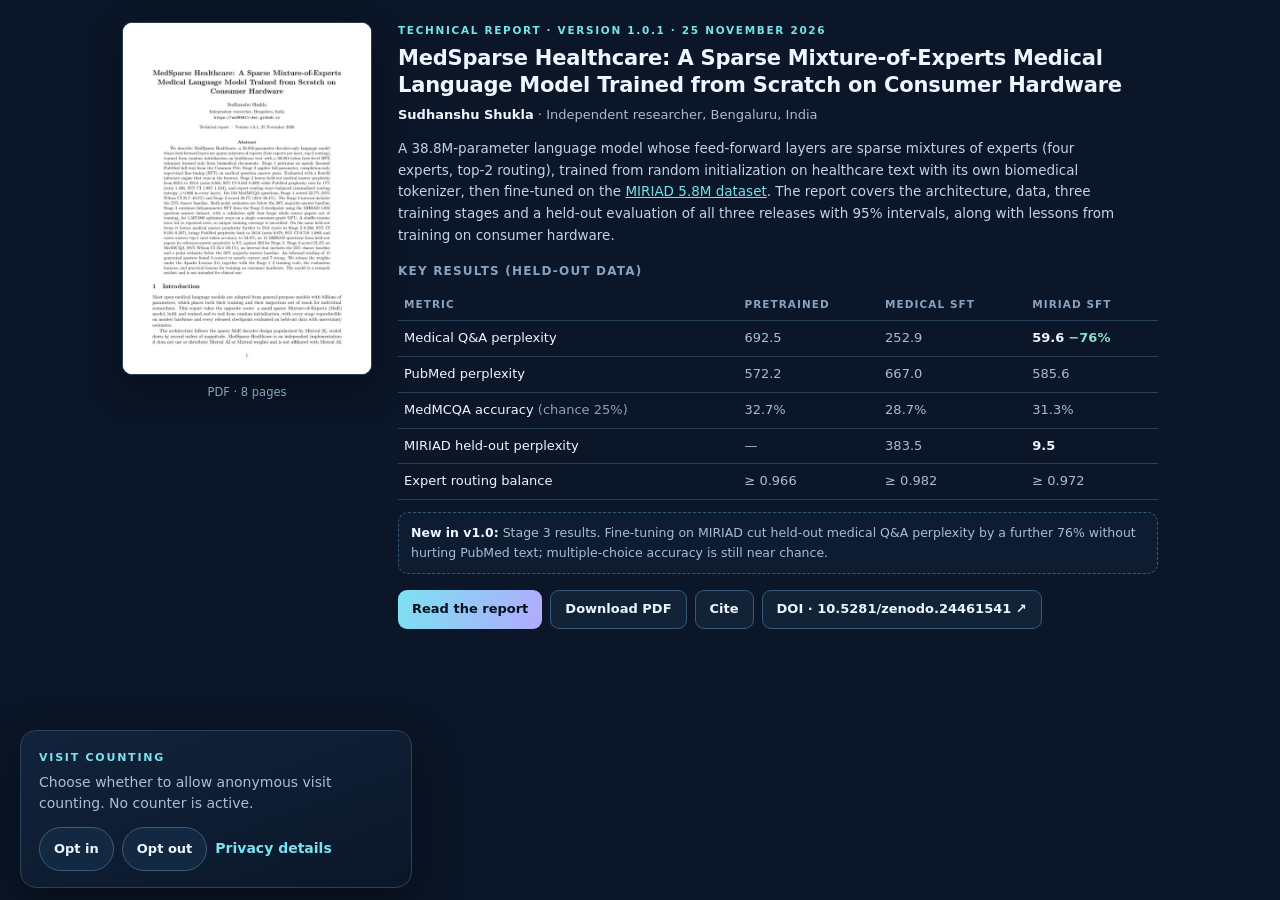
<file: research/embed/index.html>
<!DOCTYPE html>
<html lang="en">
<head>
<meta charset="utf-8"/>
<meta http-equiv="Content-Security-Policy" content="base-uri 'none'; object-src 'none'; script-src 'self'; script-src-attr 'none'; frame-src 'none'; worker-src 'self'; form-action 'none'">
<meta content="width=device-width, initial-scale=1" name="viewport"/>
<meta content="#0b1628" name="theme-color"/>
<meta content="noindex, follow" name="robots"/>
<link href="https://su394611-del.github.io/research/" rel="canonical"/>
<link href="/assets/favicon.svg" rel="icon" type="image/svg+xml"/>
<title>Technical research reports (embedded) | Sudhanshu Shukla</title>
<link rel="stylesheet" href="page.css">
<link rel="stylesheet" href="page-details.css">
<script src="/assets/vue-3.5.13.global.prod.js" defer></script>
<script src="report-actions.js" defer></script>
<script defer src="/assets/privacy.js?v=20261124-consent1"></script>
</head>
<body>
<main>
  <article class="report" aria-labelledby="r1-title">
    <div class="thumb-wrap">
      <a class="thumb" href="/research/medsparse-healthcare-2026/medsparse-healthcare-technical-report.pdf" target="_top" aria-label="Open the PDF of the MedSparse Healthcare technical report">
        <img src="/research/medsparse-healthcare-2026/page-1.jpg" width="560" height="792" alt="First page of the MedSparse Healthcare technical report" loading="lazy"/>
      </a>
      <p class="thumb-cap">PDF · 8 pages</p>
    </div>
    <div>
      <p class="kicker">Technical report · Version 1.0.1 · 25 November 2026</p>
      <h1 id="r1-title">MedSparse Healthcare: A Sparse Mixture-of-Experts Medical Language Model Trained from Scratch on Consumer Hardware</h1>
      <p class="byline"><b>Sudhanshu Shukla</b> · Independent researcher, Bengaluru, India</p>
      <p class="summary">A 38.8M-parameter language model whose feed-forward layers are sparse mixtures of experts (four experts, top-2 routing), trained from random initialization on healthcare text with its own biomedical tokenizer, then fine-tuned on the <a href="https://huggingface.co/datasets/miriad/miriad-5.8M" target="_blank" rel="noopener noreferrer">MIRIAD 5.8M dataset</a>. The report covers the architecture, data, three training stages and a held-out evaluation of all three releases with 95% intervals, along with lessons from training on consumer hardware.</p>
      <h2>Key results (held-out data)</h2>
      <table>
        <thead><tr><th>Metric</th><th>Pretrained</th><th>Medical SFT</th><th>MIRIAD SFT</th></tr></thead>
        <tbody>
          <tr><td>Medical Q&amp;A perplexity</td><td>692.5</td><td>252.9</td><td><b>59.6</b> <span class="good">−76%</span></td></tr>
          <tr><td>PubMed perplexity</td><td>572.2</td><td>667.0</td><td>585.6</td></tr>
          <tr><td>MedMCQA accuracy <span data-presentation="color-87a3c1">(chance 25%)</span></td><td>32.7%</td><td>28.7%</td><td>31.3%</td></tr>
          <tr><td>MIRIAD held-out perplexity</td><td>—</td><td>383.5</td><td><b>9.5</b></td></tr>
          <tr><td>Expert routing balance</td><td>≥ 0.966</td><td>≥ 0.982</td><td>≥ 0.972</td></tr>
        </tbody>
      </table>
      <p class="note"><b>New in v1.0:</b> Stage 3 results. Fine-tuning on MIRIAD cut held-out medical Q&amp;A perplexity by a further 76% without hurting PubMed text; multiple-choice accuracy is still near chance.</p>
      <div class="actions">
        <a class="btn btn-primary" href="/research/medsparse-healthcare-2026/" target="_top">Read the report</a>
        <a class="btn btn-outline" href="/research/medsparse-healthcare-2026/medsparse-healthcare-technical-report.pdf" target="_top">Download PDF</a>
        <a class="btn btn-outline" href="/research/medsparse-healthcare-2026/#cite" target="_top">Cite</a>
        <a class="btn btn-outline" href="https://doi.org/10.5281/zenodo.24461541" target="_blank" rel="noopener noreferrer">DOI · 10.5281/zenodo.24461541 ↗</a>
      </div>
    </div>
  </article>
</main>
<script src="page-behavior.js"></script>
</body>
</html>
</file>
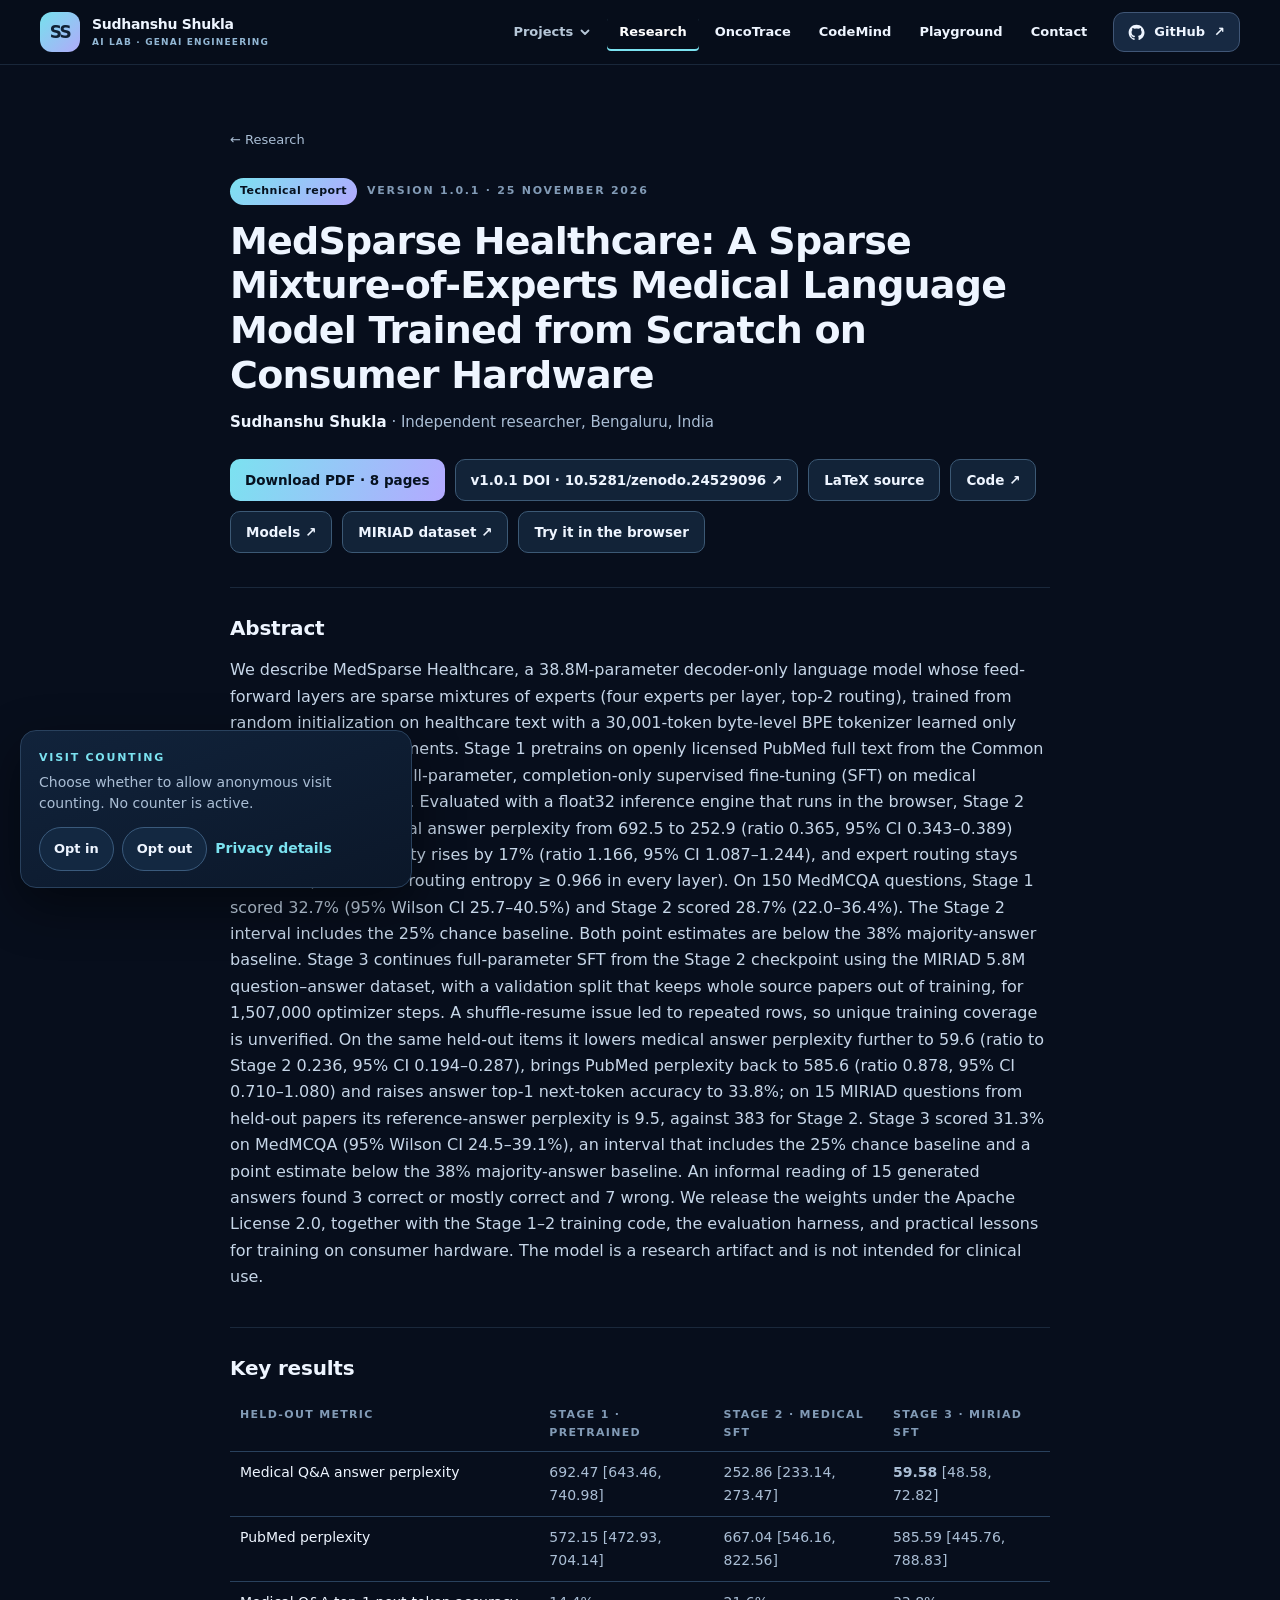
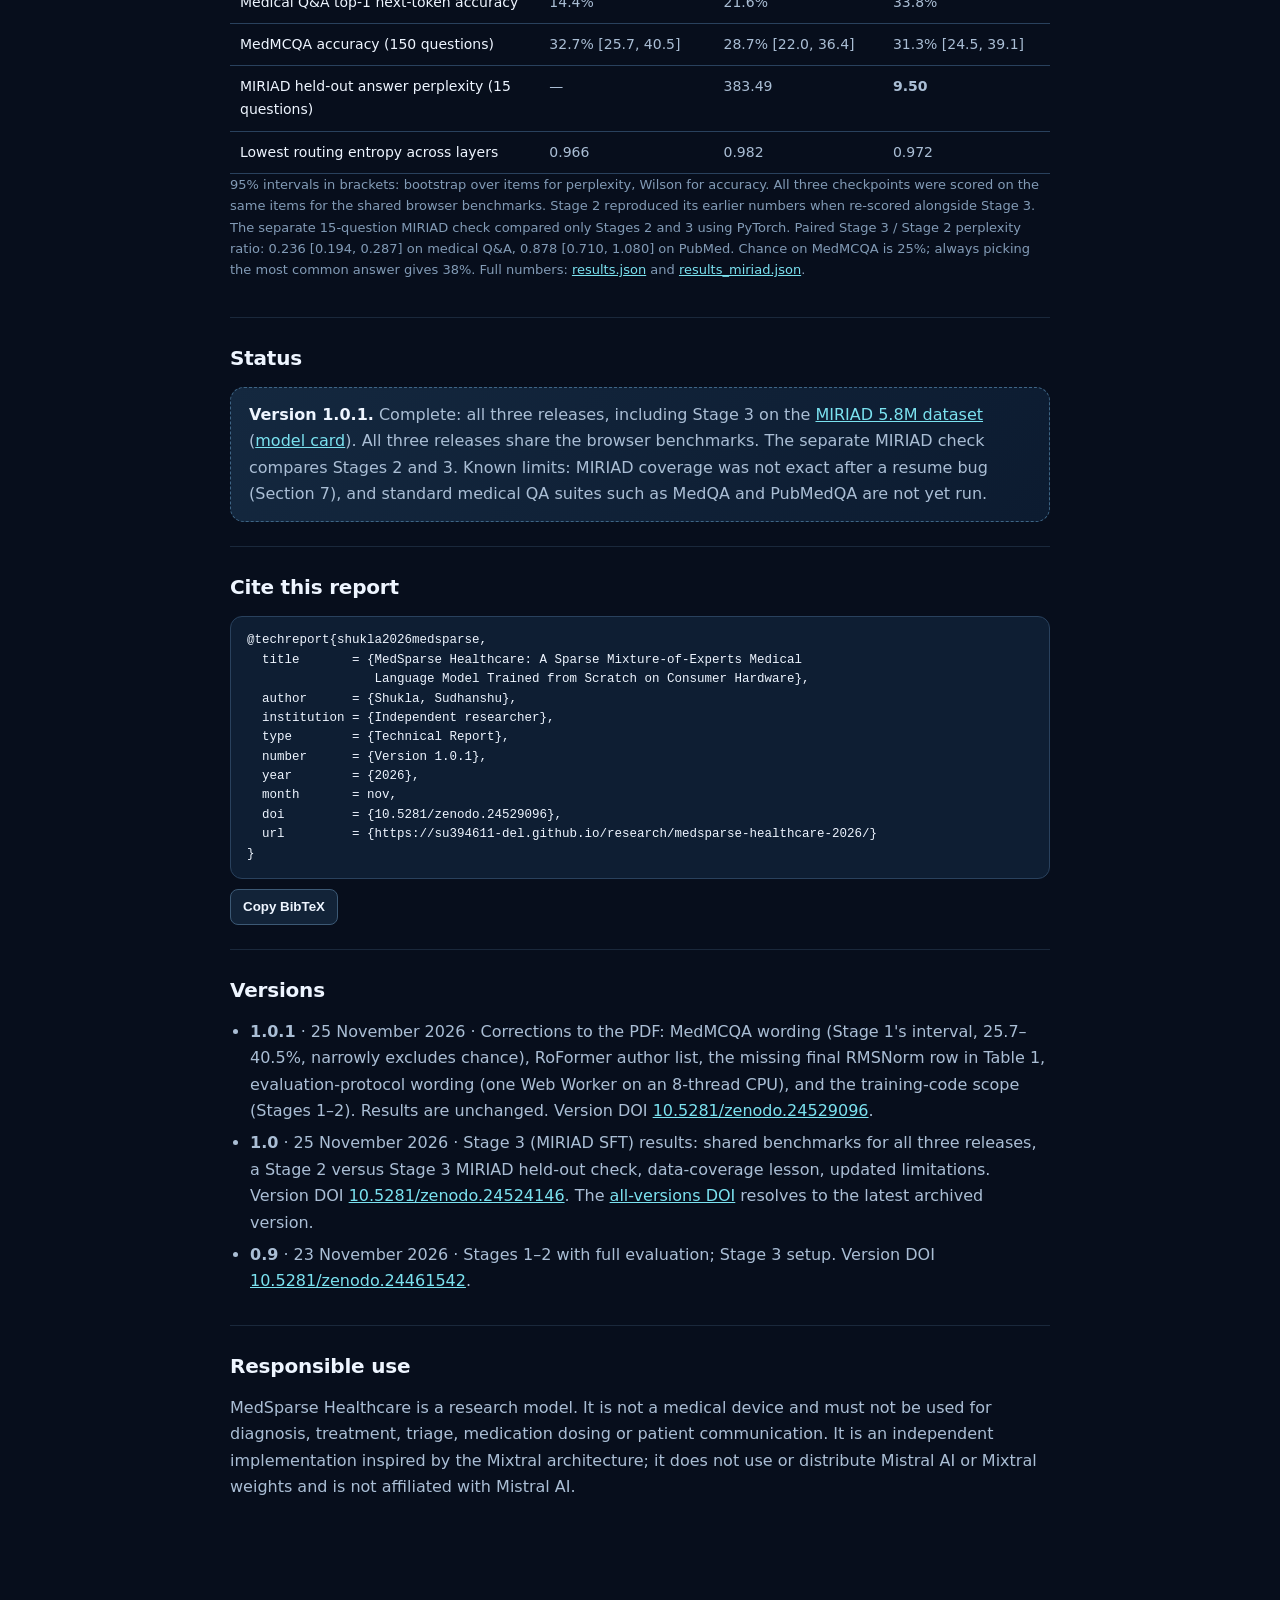
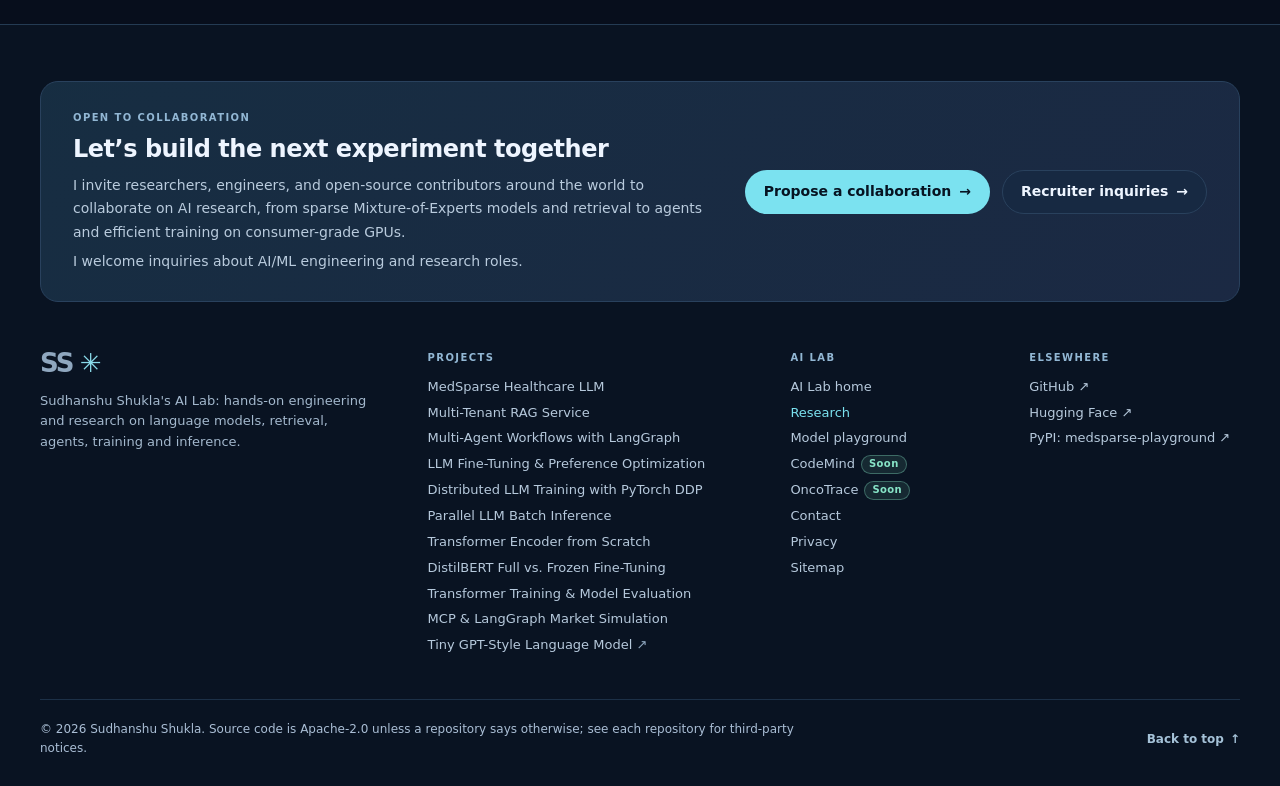
<file: research/medsparse-healthcare-2026/index.html>
<!DOCTYPE html>
<html lang="en">
<head>
<meta charset="utf-8"/>
<meta http-equiv="Content-Security-Policy" content="base-uri 'none'; object-src 'none'; script-src 'self'; script-src-attr 'none'; frame-src 'none'; worker-src 'self'; form-action 'none'">
<meta content="width=device-width, initial-scale=1, viewport-fit=cover" name="viewport"/>
<meta content="#070e1c" name="theme-color"/>
<meta content="Sudhanshu Shukla" name="author"/>
<title>MedSparse Healthcare: A Sparse Mixture-of-Experts Medical Language Model Trained from Scratch on Consumer Hardware | Sudhanshu Shukla's AI Lab</title>
<meta content="Technical report (v1.0.1) on MedSparse Healthcare, a 38.8M-parameter sparse Mixture-of-Experts medical language model trained from random initialization and fine-tuned on MIRIAD, with held-out evaluation of all three releases and lessons from training on consumer hardware." name="description"/>
<link href="https://su394611-del.github.io/research/medsparse-healthcare-2026/" rel="canonical"/>
<!-- Google Scholar (Highwire Press) tags -->
<meta content="MedSparse Healthcare: A Sparse Mixture-of-Experts Medical Language Model Trained from Scratch on Consumer Hardware" name="citation_title"/>
<meta content="Shukla, Sudhanshu" name="citation_author"/>
<meta content="2026/11/25" name="citation_publication_date"/>
<meta content="2026/11/23" name="citation_online_date"/>
<meta content="Independent researcher" name="citation_technical_report_institution"/>
<meta content="Version 1.0.1" name="citation_technical_report_number"/>
<meta content="10.5281/zenodo.24529096" name="citation_doi"/>
<meta content="en" name="citation_language"/>
<meta content="https://su394611-del.github.io/research/medsparse-healthcare-2026/medsparse-healthcare-technical-report.pdf" name="citation_pdf_url"/>
<meta content="https://su394611-del.github.io/research/medsparse-healthcare-2026/" name="citation_abstract_html_url"/>
<!-- Social previews -->
<meta content="article" property="og:type"/>
<meta content="MedSparse Healthcare — technical report" property="og:title"/>
<meta content="A 38.8M-parameter sparse Mixture-of-Experts medical language model trained from scratch: architecture, data, training and held-out evaluation." property="og:description"/>
<meta content="https://su394611-del.github.io/research/medsparse-healthcare-2026/" property="og:url"/>
<link href="/assets/favicon.svg" rel="icon" type="image/svg+xml"/>
<script type="application/ld+json">{"@context":"https://schema.org","@type":"ScholarlyArticle","headline":"MedSparse Healthcare: A Sparse Mixture-of-Experts Medical Language Model Trained from Scratch on Consumer Hardware","name":"MedSparse Healthcare: A Sparse Mixture-of-Experts Medical Language Model Trained from Scratch on Consumer Hardware","author":{"@type":"Person","name":"Sudhanshu Shukla","url":"https://su394611-del.github.io/"},"datePublished":"2026-11-25","dateModified":"2026-11-25","version":"1.0.1","identifier":{"@type":"PropertyValue","propertyID":"DOI","value":"10.5281/zenodo.24529096"},"sameAs":"https://doi.org/10.5281/zenodo.24529096","inLanguage":"en","url":"https://su394611-del.github.io/research/medsparse-healthcare-2026/","encoding":{"@type":"MediaObject","encodingFormat":"application/pdf","contentUrl":"https://su394611-del.github.io/research/medsparse-healthcare-2026/medsparse-healthcare-technical-report.pdf"},"keywords":"mixture of experts, medical language model, pretraining from scratch, supervised fine-tuning, MIRIAD, MedMCQA","license":"https://www.apache.org/licenses/LICENSE-2.0","isBasedOn":["https://huggingface.co/sudhanshu42844/medsparse-healthcare-pretrained-from-scratch","https://huggingface.co/sudhanshu42844/medsparse-healthcare-medical-sft","https://huggingface.co/sudhanshu42844/medsparse-healthcare-miriad-sft","https://huggingface.co/datasets/miriad/miriad-5.8M"]}</script>
<script src="/assets/embed-mode.js"></script>
<link rel="stylesheet" href="page.css">
<!-- ailab:head:start --><script defer src="/assets/vue-3.5.13.global.prod.js"></script><link rel="stylesheet" href="/assets/ailab-chrome.css?v=20261125-invite1"><script src="/assets/ailab-chrome.js?v=20261125-invite1" defer></script><script defer src="/assets/privacy.js?v=20261124-consent2"></script><!-- ailab:head:end -->
</head>
<body class="ailab-page">
<!-- ailab:header:start --><a class="ailab-skip" href="#ailab-content">Skip to content</a><header class="ailab-header ailab-sticky" id="ailab-top"><div class="ailab-wrap ailab-bar"><a class="ailab-brand" href="/" aria-label="Sudhanshu Shukla's AI Lab home"><span class="ailab-mark" aria-hidden="true">SS</span><span class="ailab-brand-text"><strong>Sudhanshu Shukla</strong><small>AI Lab · GenAI Engineering</small></span></a><nav class="ailab-nav" aria-label="AI Lab"><details class="ailab-dd"><summary class="ailab-link">Projects<svg class="ailab-chev" aria-hidden="true" viewBox="0 0 12 12" fill="none" stroke="currentColor" stroke-width="1.8" stroke-linecap="round" stroke-linejoin="round"><path d="M2.5 4.5 6 8l3.5-3.5"/></svg></summary><div class="ailab-dd-panel"><div class="ailab-dd-grid"><div><div class="ailab-dd-group"><p class="ailab-group-label">Model training</p><ul><li><a class="ailab-proj" href="/MedSparse-Healthcare-LLM-From-Scratch/">MedSparse Healthcare LLM<small>38.8M sparse MoE, trained from scratch</small></a></li><li><a class="ailab-proj" href="/Pre-training-and-Fine-tuning/">LLM Fine-Tuning &amp; Preference Optimization<small>LoRA, SFT, DPO and ORPO</small></a></li><li><a class="ailab-proj" href="/Distributed-Data-Parallel-Processing/">Distributed LLM Training with PyTorch DDP<small>torchrun, Gloo/NCCL, LoRA</small></a></li><li><a class="ailab-proj" href="/LLM-from-scratch/">Transformer Encoder from Scratch<small>Hand-built attention in PyTorch</small></a></li><li><a class="ailab-proj" href="/Full-Fine-Training-Pre-Training-Mid-Training/">DistilBERT Full vs. Frozen Fine-Tuning<small>Full encoder vs head-only training</small></a></li><li><a class="ailab-proj" href="/Transformers-Training/">Transformer Training &amp; Model Evaluation<small>DistilBERT classification walkthrough</small></a></li><li><a class="ailab-proj" href="https://huggingface.co/sudhanshu42844/my-tiny-llm" target="_blank" rel="noopener noreferrer">Tiny GPT-Style Language Model<span class="ailab-ext" aria-hidden="true"> ↗</span><small>1.06M parameters, on Hugging Face</small></a></li></ul></div></div><div><div class="ailab-dd-group"><p class="ailab-group-label">Retrieval &amp; RAG</p><ul><li><a class="ailab-proj" href="/RAG-service/">Multi-Tenant RAG Service<small>Qdrant, FastAPI, tenant isolation</small></a></li></ul></div><div class="ailab-dd-group"><p class="ailab-group-label">Research previews</p><ul><li><a class="ailab-proj" href="/oncotrace/">OncoTrace<small>Targeting around 11 December 2026</small></a></li><li><a class="ailab-proj" href="/codemind/">CodeMind<small>Coding model</small></a></li></ul></div><div class="ailab-dd-group"><p class="ailab-group-label">Agents &amp; MCP</p><ul><li><a class="ailab-proj" href="/Multi-agents-using-LangGraph/">Multi-Agent Workflows with LangGraph<small>StateGraph, reducers, subgraphs</small></a></li><li><a class="ailab-proj" href="/Stock-market-trading-Application-using-MCP-langchain-langgraph/">MCP &amp; LangGraph Market Simulation<small>MCP servers and a ReAct tool loop</small></a></li></ul></div><div class="ailab-dd-group"><p class="ailab-group-label">Inference &amp; scale</p><ul><li><a class="ailab-proj" href="/Parallel-LLM-Inference/">Parallel LLM Batch Inference<small>Per-GPU replicas, ordered JSONL</small></a></li></ul></div></div></div><a class="ailab-dd-all" href="/#projects">Browse all 11 projects <span aria-hidden="true">→</span></a></div></details><a class="ailab-link" href="/research/" aria-current="page">Research</a><a class="ailab-link" href="/oncotrace/">OncoTrace</a><a class="ailab-link" href="/codemind/">CodeMind</a><a class="ailab-link" href="/playground/">Playground</a><a class="ailab-link" href="/contact.html">Contact</a><a class="ailab-gh" href="https://github.com/su394611-del" target="_blank" rel="noopener noreferrer"><svg class="ailab-ico" aria-hidden="true" width="17" height="17" viewBox="0 0 24 24" fill="currentColor"><path d="M12 .9C5.86.9.9 5.88.9 12.03c0 4.92 3.19 9.1 7.62 10.57.56.1.76-.24.76-.54v-2.11c-3.1.67-3.76-1.32-3.76-1.32-.5-1.28-1.24-1.62-1.24-1.62-1.02-.7.08-.68.08-.68 1.13.08 1.73 1.16 1.73 1.16 1.01 1.73 2.65 1.23 3.3.94.1-.73.39-1.23.72-1.52-2.47-.28-5.07-1.24-5.07-5.5 0-1.21.44-2.19 1.15-2.96-.12-.28-.5-1.4.11-2.91 0 0 .94-.3 3.06 1.13a10.67 10.67 0 0 1 5.58 0c2.12-1.44 3.05-1.13 3.05-1.13.61 1.51.23 2.63.11 2.91.72.77 1.15 1.75 1.15 2.97 0 4.26-2.6 5.21-5.08 5.49.4.35.75 1.04.75 2.1v3.12c0 .3.2.65.77.54 4.42-1.48 7.6-5.65 7.6-10.56C23.1 5.88 18.14.9 12 .9Z"/></svg><span>GitHub</span><span aria-hidden="true">↗</span></a></nav><details class="ailab-menu"><summary><svg class="ailab-menu-icon" aria-hidden="true" viewBox="0 0 16 16" fill="none" stroke="currentColor" stroke-width="1.8" stroke-linecap="round"><path class="ailab-burger" d="M2 4h12M2 8h12M2 12h12"/><path class="ailab-x" d="M3.5 3.5l9 9M12.5 3.5l-9 9"/></svg><span>Menu</span></summary><nav class="ailab-menu-panel" aria-label="AI Lab menu"><p class="ailab-group-label">AI Lab</p><div class="ailab-menu-links"><a class="ailab-link" href="/">AI Lab home</a><a class="ailab-link" href="/#projects">All projects</a><a class="ailab-link" href="/research/" aria-current="page">Research</a><a class="ailab-link" href="/oncotrace/">OncoTrace</a><a class="ailab-link" href="/codemind/">CodeMind</a><a class="ailab-link" href="/playground/">Playground</a><a class="ailab-link" href="/contact.html">Contact</a><a class="ailab-link" href="https://github.com/su394611-del" target="_blank" rel="noopener noreferrer">GitHub <span aria-hidden="true">↗</span></a></div><p class="ailab-group-label">Projects</p><ul><li><a class="ailab-proj" href="/MedSparse-Healthcare-LLM-From-Scratch/">MedSparse Healthcare LLM<small>38.8M sparse MoE, trained from scratch</small></a></li><li><a class="ailab-proj" href="/RAG-service/">Multi-Tenant RAG Service<small>Qdrant, FastAPI, tenant isolation</small></a></li><li><a class="ailab-proj" href="/Multi-agents-using-LangGraph/">Multi-Agent Workflows with LangGraph<small>StateGraph, reducers, subgraphs</small></a></li><li><a class="ailab-proj" href="/Pre-training-and-Fine-tuning/">LLM Fine-Tuning &amp; Preference Optimization<small>LoRA, SFT, DPO and ORPO</small></a></li><li><a class="ailab-proj" href="/Distributed-Data-Parallel-Processing/">Distributed LLM Training with PyTorch DDP<small>torchrun, Gloo/NCCL, LoRA</small></a></li><li><a class="ailab-proj" href="/Parallel-LLM-Inference/">Parallel LLM Batch Inference<small>Per-GPU replicas, ordered JSONL</small></a></li><li><a class="ailab-proj" href="/LLM-from-scratch/">Transformer Encoder from Scratch<small>Hand-built attention in PyTorch</small></a></li><li><a class="ailab-proj" href="/Full-Fine-Training-Pre-Training-Mid-Training/">DistilBERT Full vs. Frozen Fine-Tuning<small>Full encoder vs head-only training</small></a></li><li><a class="ailab-proj" href="/Transformers-Training/">Transformer Training &amp; Model Evaluation<small>DistilBERT classification walkthrough</small></a></li><li><a class="ailab-proj" href="/Stock-market-trading-Application-using-MCP-langchain-langgraph/">MCP &amp; LangGraph Market Simulation<small>MCP servers and a ReAct tool loop</small></a></li><li><a class="ailab-proj" href="https://huggingface.co/sudhanshu42844/my-tiny-llm" target="_blank" rel="noopener noreferrer">Tiny GPT-Style Language Model<span class="ailab-ext" aria-hidden="true"> ↗</span><small>1.06M parameters, on Hugging Face</small></a></li></ul></nav></details></div></header><!-- ailab:header:end -->
<main id="ailab-content" class="page">
  <nav class="home-nav" aria-label="Site"><a class="back-link" href="/research/">← Research</a></nav>
  <div class="meta"><span class="badge">Technical report</span><span class="tag">Version 1.0.1 · 25 November 2026</span></div>
  <h1>MedSparse Healthcare: A Sparse Mixture-of-Experts Medical Language Model Trained from Scratch on Consumer Hardware</h1>
  <p class="byline"><strong>Sudhanshu Shukla</strong> · Independent researcher, Bengaluru, India</p>
  <div class="actions">
    <a class="btn btn-primary" href="medsparse-healthcare-technical-report.pdf">Download PDF · 8 pages</a>
    <a class="btn btn-outline" href="https://doi.org/10.5281/zenodo.24529096" rel="noopener noreferrer" target="_blank">v1.0.1 DOI · 10.5281/zenodo.24529096 ↗</a>
    <a class="btn btn-outline" href="medsparse-healthcare-technical-report.tex">LaTeX source</a>
    <a class="btn btn-outline" href="https://github.com/su394611-del/MedSparse-Healthcare-LLM-From-Scratch" rel="noopener noreferrer" target="_blank">Code ↗</a>
    <a class="btn btn-outline" href="https://huggingface.co/sudhanshu42844" rel="noopener noreferrer" target="_blank">Models ↗</a>
    <a class="btn btn-outline" href="https://huggingface.co/datasets/miriad/miriad-5.8M" rel="noopener noreferrer" target="_blank">MIRIAD dataset ↗</a>
    <a class="btn btn-outline" href="/playground/">Try it in the browser</a>
  </div>

  <section class="abstract" aria-labelledby="abstract">
    <h2 id="abstract">Abstract</h2>
    <p>We describe MedSparse Healthcare, a 38.8M-parameter decoder-only language model whose feed-forward layers are sparse mixtures of experts (four experts per layer, top-2 routing), trained from random initialization on healthcare text with a 30,001-token byte-level BPE tokenizer learned only from biomedical documents. Stage 1 pretrains on openly licensed PubMed full text from the Common Pile; Stage 2 applies full-parameter, completion-only supervised fine-tuning (SFT) on medical question–answer pairs. Evaluated with a float32 inference engine that runs in the browser, Stage 2 lowers held-out medical answer perplexity from 692.5 to 252.9 (ratio 0.365, 95% CI 0.343–0.389) while PubMed perplexity rises by 17% (ratio 1.166, 95% CI 1.087–1.244), and expert routing stays balanced (normalized routing entropy ≥ 0.966 in every layer). On 150 MedMCQA questions, Stage 1 scored 32.7% (95% Wilson CI 25.7–40.5%) and Stage 2 scored 28.7% (22.0–36.4%). The Stage 2 interval includes the 25% chance baseline. Both point estimates are below the 38% majority-answer baseline. Stage 3 continues full-parameter SFT from the Stage 2 checkpoint using the MIRIAD 5.8M question–answer dataset, with a validation split that keeps whole source papers out of training, for 1,507,000 optimizer steps. A shuffle-resume issue led to repeated rows, so unique training coverage is unverified. On the same held-out items it lowers medical answer perplexity further to 59.6 (ratio to Stage 2 0.236, 95% CI 0.194–0.287), brings PubMed perplexity back to 585.6 (ratio 0.878, 95% CI 0.710–1.080) and raises answer top-1 next-token accuracy to 33.8%; on 15 MIRIAD questions from held-out papers its reference-answer perplexity is 9.5, against 383 for Stage 2. Stage 3 scored 31.3% on MedMCQA (95% Wilson CI 24.5–39.1%), an interval that includes the 25% chance baseline and a point estimate below the 38% majority-answer baseline. An informal reading of 15 generated answers found 3 correct or mostly correct and 7 wrong. We release the weights under the Apache License 2.0, together with the Stage 1–2 training code, the evaluation harness, and practical lessons for training on consumer hardware. The model is a research artifact and is not intended for clinical use.</p>
  </section>

  <section aria-labelledby="results">
    <h2 id="results">Key results</h2>
    <div class="table-wrap">
      <table class="results-table">
        <thead><tr><th>Held-out metric</th><th>Stage 1 · pretrained</th><th>Stage 2 · medical SFT</th><th>Stage 3 · MIRIAD SFT</th></tr></thead>
        <tbody>
          <tr><td>Medical Q&amp;A answer perplexity</td><td>692.47 [643.46, 740.98]</td><td>252.86 [233.14, 273.47]</td><td><strong>59.58</strong> [48.58, 72.82]</td></tr>
          <tr><td>PubMed perplexity</td><td>572.15 [472.93, 704.14]</td><td>667.04 [546.16, 822.56]</td><td>585.59 [445.76, 788.83]</td></tr>
          <tr><td>Medical Q&amp;A top-1 next-token accuracy</td><td>14.4%</td><td>21.6%</td><td>33.8%</td></tr>
          <tr><td>MedMCQA accuracy (150 questions)</td><td>32.7% [25.7, 40.5]</td><td>28.7% [22.0, 36.4]</td><td>31.3% [24.5, 39.1]</td></tr>
          <tr><td>MIRIAD held-out answer perplexity (15 questions)</td><td>—</td><td>383.49</td><td><strong>9.50</strong></td></tr>
          <tr><td>Lowest routing entropy across layers</td><td>0.966</td><td>0.982</td><td>0.972</td></tr>
        </tbody>
      </table>
    </div>
    <p class="small">95% intervals in brackets: bootstrap over items for perplexity, Wilson for accuracy. All three checkpoints were scored on the same items for the shared browser benchmarks. Stage 2 reproduced its earlier numbers when re-scored alongside Stage 3. The separate 15-question MIRIAD check compared only Stages 2 and 3 using PyTorch. Paired Stage 3 / Stage 2 perplexity ratio: 0.236 [0.194, 0.287] on medical Q&amp;A, 0.878 [0.710, 1.080] on PubMed. Chance on MedMCQA is 25%; always picking the most common answer gives 38%. Full numbers: <a href="https://github.com/su394611-del/MedSparse-Healthcare-LLM-From-Scratch/blob/main/eval/results.json" rel="noopener noreferrer" target="_blank">results.json</a> and <a href="https://github.com/su394611-del/MedSparse-Healthcare-LLM-From-Scratch/blob/main/eval/results_miriad.json" rel="noopener noreferrer" target="_blank">results_miriad.json</a>.</p>
  </section>

  <section aria-labelledby="status">
    <h2 id="status">Status</h2>
    <div class="note"><p><strong>Version 1.0.1.</strong> Complete: all three releases, including Stage 3 on the <a href="https://huggingface.co/datasets/miriad/miriad-5.8M" rel="noopener noreferrer" target="_blank">MIRIAD 5.8M dataset</a> (<a href="https://huggingface.co/sudhanshu42844/medsparse-healthcare-miriad-sft" rel="noopener noreferrer" target="_blank">model card</a>). All three releases share the browser benchmarks. The separate MIRIAD check compares Stages 2 and 3. Known limits: MIRIAD coverage was not exact after a resume bug (Section 7), and standard medical QA suites such as MedQA and PubMedQA are not yet run.</p></div>
  </section>

  <section aria-labelledby="cite">
    <h2 id="cite">Cite this report</h2>
<pre id="bibtex">@techreport{shukla2026medsparse,
  title       = {MedSparse Healthcare: A Sparse Mixture-of-Experts Medical
                 Language Model Trained from Scratch on Consumer Hardware},
  author      = {Shukla, Sudhanshu},
  institution = {Independent researcher},
  type        = {Technical Report},
  number      = {Version 1.0.1},
  year        = {2026},
  month       = nov,
  doi         = {10.5281/zenodo.24529096},
  url         = {https://su394611-del.github.io/research/medsparse-healthcare-2026/}
}</pre>
    <button class="copy" id="copy-bibtex" type="button">Copy BibTeX</button>
  </section>

  <section aria-labelledby="versions">
    <h2 id="versions">Versions</h2>
    <ul><li><strong>1.0.1</strong> · 25 November 2026 · Corrections to the PDF: MedMCQA wording (Stage 1's interval, 25.7–40.5%, narrowly excludes chance), RoFormer author list, the missing final RMSNorm row in Table 1, evaluation-protocol wording (one Web Worker on an 8-thread CPU), and the training-code scope (Stages 1–2). Results are unchanged. Version DOI <a href="https://doi.org/10.5281/zenodo.24529096" rel="noopener noreferrer" target="_blank">10.5281/zenodo.24529096</a>.</li><li><strong>1.0</strong> · 25 November 2026 · Stage 3 (MIRIAD SFT) results: shared benchmarks for all three releases, a Stage 2 versus Stage 3 MIRIAD held-out check, data-coverage lesson, updated limitations. Version DOI <a href="https://doi.org/10.5281/zenodo.24524146" rel="noopener noreferrer" target="_blank">10.5281/zenodo.24524146</a>. The <a href="https://doi.org/10.5281/zenodo.24461541" rel="noopener noreferrer" target="_blank">all-versions DOI</a> resolves to the latest archived version.</li><li><strong>0.9</strong> · 23 November 2026 · Stages 1–2 with full evaluation; Stage 3 setup. Version DOI <a href="https://doi.org/10.5281/zenodo.24461542" rel="noopener noreferrer" target="_blank">10.5281/zenodo.24461542</a>.</li></ul>
  </section>

  <section aria-labelledby="use">
    <h2 id="use">Responsible use</h2>
    <p>MedSparse Healthcare is a research model. It is not a medical device and must not be used for diagnosis, treatment, triage, medication dosing or patient communication. It is an independent implementation inspired by the Mixtral architecture; it does not use or distribute Mistral AI or Mixtral weights and is not affiliated with Mistral AI.</p>
  </section>

  
</main>
<!-- ailab:footer:start --><footer class="ailab-footer"><section class="ailab-wrap ailab-invite" aria-labelledby="ailab-invite-title"><div class="ailab-invite-copy"><p class="ailab-group-label">Open to collaboration</p><h2 class="ailab-invite-title" id="ailab-invite-title">Let’s build the next experiment together</h2><p class="ailab-invite-text">I invite researchers, engineers, and open-source contributors around the world to collaborate on AI research, from sparse Mixture-of-Experts models and retrieval to agents and efficient training on consumer-grade GPUs.</p><p class="ailab-invite-text">I welcome inquiries about AI/ML engineering and research roles.</p></div><div class="ailab-invite-actions"><a class="ailab-invite-cta is-primary" href="/contact.html">Propose a collaboration <span aria-hidden="true">→</span></a><a class="ailab-invite-cta" href="/contact.html">Recruiter inquiries <span aria-hidden="true">→</span></a></div></section><div class="ailab-wrap ailab-footer-grid" data-columns="2"><div class="ailab-footer-brand"><a class="ailab-wordmark" href="/" aria-label="AI Lab home">SS <span aria-hidden="true">✳</span></a><p class="ailab-footer-about">Sudhanshu Shukla&#x27;s AI Lab: hands-on engineering and research on language models, retrieval, agents, training and inference.</p></div><nav class="ailab-footer-col ailab-col-projects" aria-label="Projects"><p class="ailab-group-label">Projects</p><ul><li><a href="/MedSparse-Healthcare-LLM-From-Scratch/">MedSparse Healthcare LLM</a></li><li><a href="/RAG-service/">Multi-Tenant RAG Service</a></li><li><a href="/Multi-agents-using-LangGraph/">Multi-Agent Workflows with LangGraph</a></li><li><a href="/Pre-training-and-Fine-tuning/">LLM Fine-Tuning &amp; Preference Optimization</a></li><li><a href="/Distributed-Data-Parallel-Processing/">Distributed LLM Training with PyTorch DDP</a></li><li><a href="/Parallel-LLM-Inference/">Parallel LLM Batch Inference</a></li><li><a href="/LLM-from-scratch/">Transformer Encoder from Scratch</a></li><li><a href="/Full-Fine-Training-Pre-Training-Mid-Training/">DistilBERT Full vs. Frozen Fine-Tuning</a></li><li><a href="/Transformers-Training/">Transformer Training &amp; Model Evaluation</a></li><li><a href="/Stock-market-trading-Application-using-MCP-langchain-langgraph/">MCP &amp; LangGraph Market Simulation</a></li><li><a href="https://huggingface.co/sudhanshu42844/my-tiny-llm" target="_blank" rel="noopener noreferrer">Tiny GPT-Style Language Model<span class="ailab-ext" aria-hidden="true"> ↗</span></a></li></ul></nav><nav class="ailab-footer-col ailab-col-lab" aria-label="AI Lab"><p class="ailab-group-label">AI Lab</p><ul><li><a href="/">AI Lab home</a></li><li><a href="/research/" aria-current="page">Research</a></li><li><a href="/playground/">Model playground</a></li><li><a href="/codemind/">CodeMind</a><span class="ailab-badge">Soon</span></li><li><a href="/oncotrace/">OncoTrace</a><span class="ailab-badge">Soon</span></li><li><a href="/contact.html">Contact</a></li><li><a href="/privacy/">Privacy</a></li><li><a href="/sitemap.xml">Sitemap</a></li></ul></nav><nav class="ailab-footer-col" aria-label="Elsewhere"><p class="ailab-group-label">Elsewhere</p><ul><li><a href="https://github.com/su394611-del" target="_blank" rel="noopener noreferrer">GitHub <span aria-hidden="true">↗</span></a></li><li><a href="https://huggingface.co/sudhanshu42844" target="_blank" rel="noopener noreferrer">Hugging Face <span aria-hidden="true">↗</span></a></li><li><a href="https://pypi.org/project/medsparse-playground/" target="_blank" rel="noopener noreferrer">PyPI: medsparse-playground <span aria-hidden="true">↗</span></a></li></ul></nav></div><div class="ailab-wrap ailab-footer-bottom"><p>© 2026 Sudhanshu Shukla. Source code is Apache-2.0 unless a repository says otherwise; see each repository for third-party notices.</p><div class="ailab-footer-actions"><span class="ailab-privacy-slot" data-privacy-settings></span><a class="ailab-top-link" href="#ailab-top">Back to top <span aria-hidden="true">↑</span></a></div></div></footer><!-- ailab:footer:end -->
<script src="page-behavior.js"></script>

</body>
</html>
</file>
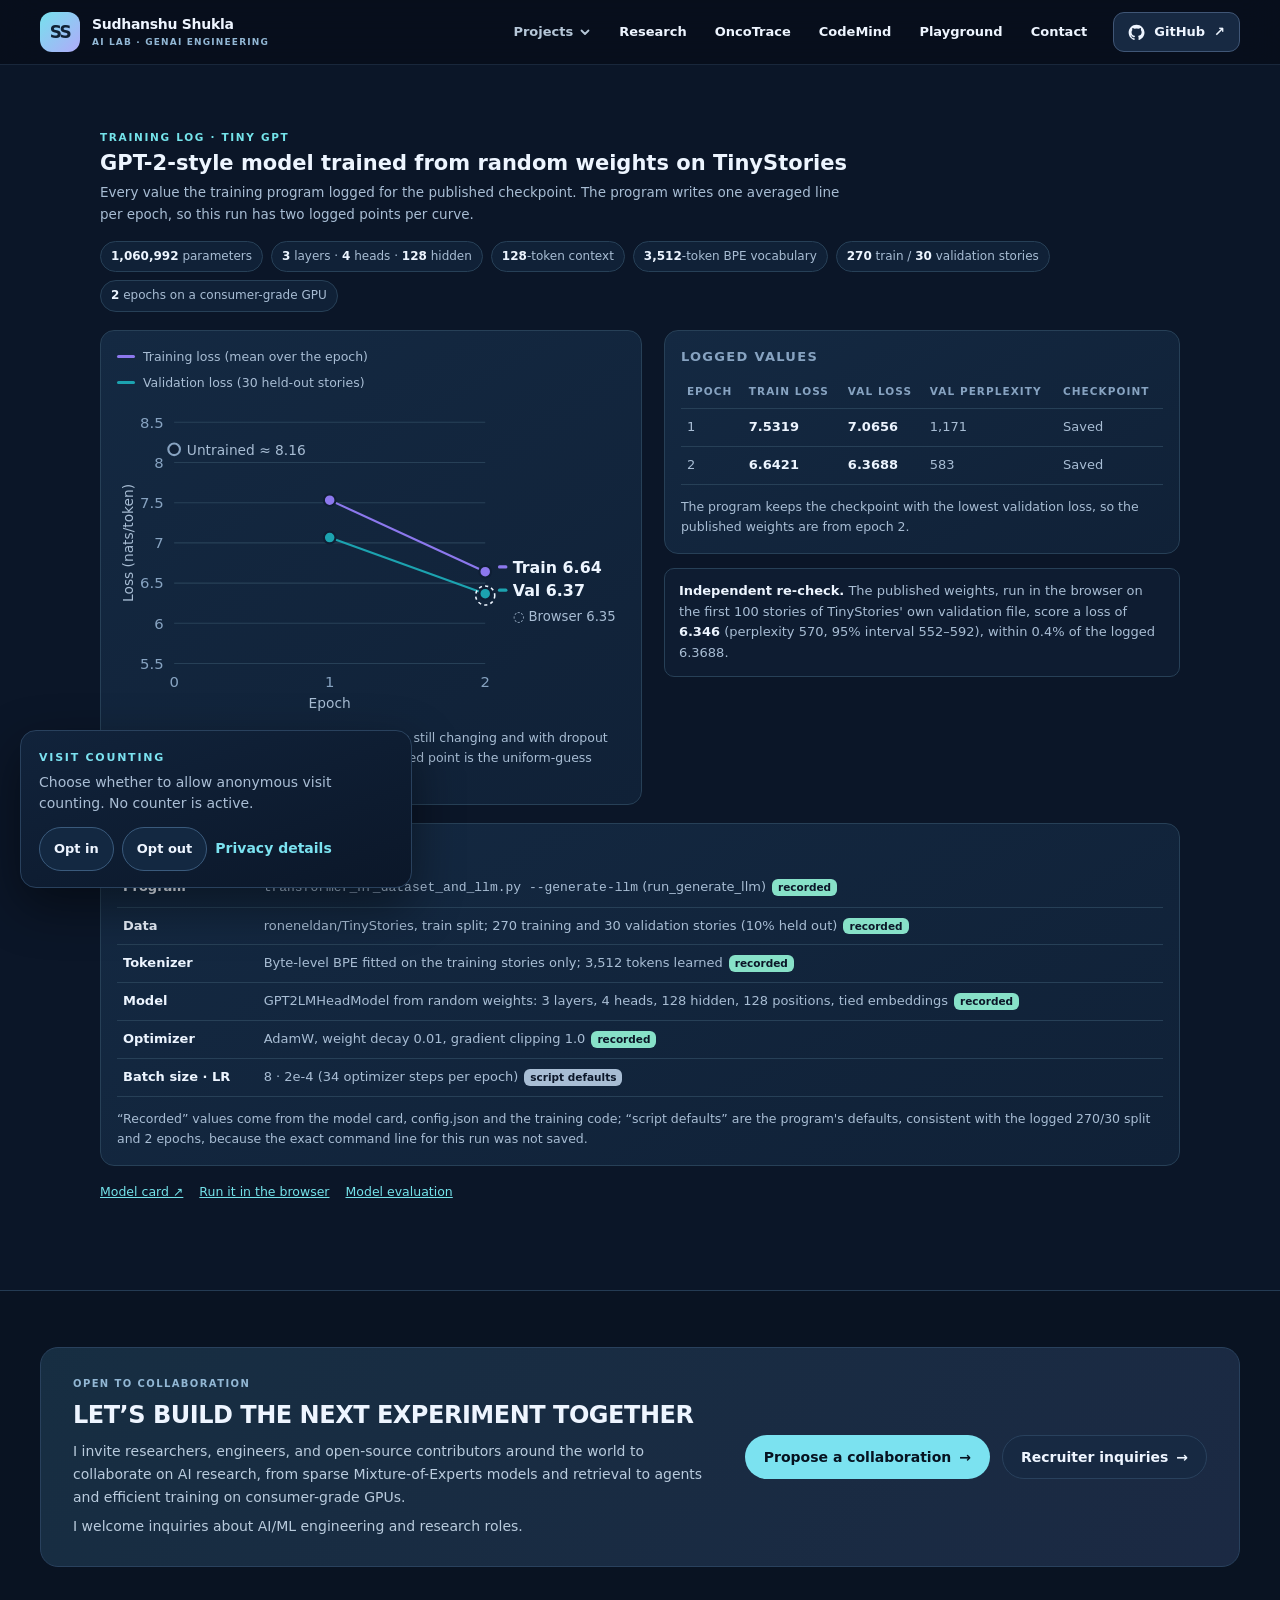
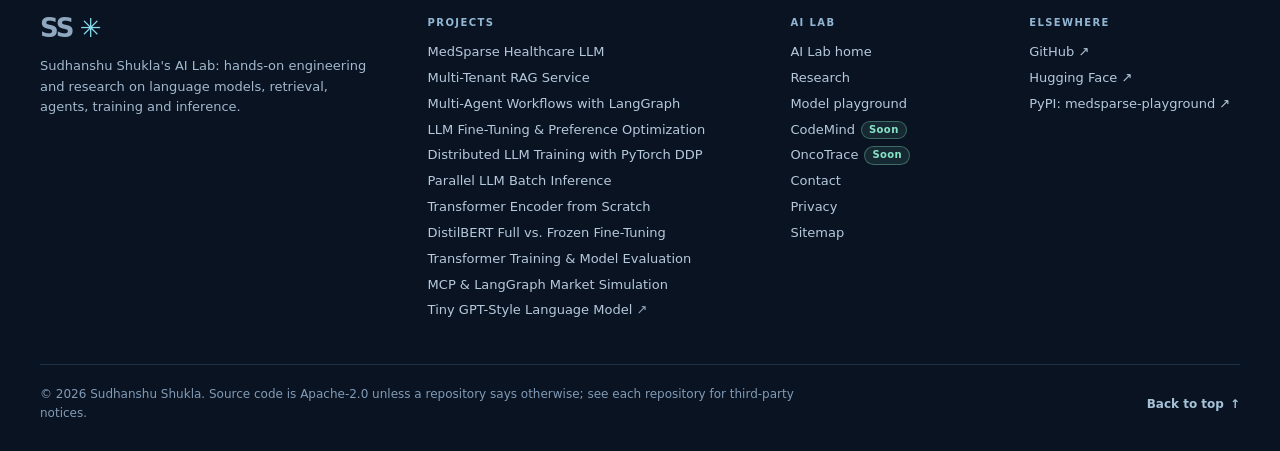
<file: training-logs/tiny-gpt/index.html>
<!DOCTYPE html>
<html lang="en">
<head>
<meta charset="utf-8"/>
<meta http-equiv="Content-Security-Policy" content="base-uri 'none'; object-src 'none'; script-src 'self'; script-src-attr 'none'; frame-src 'none'; worker-src 'self'; form-action 'none'">
<meta content="width=device-width, initial-scale=1" name="viewport"/>
<meta content="#0b1628" name="theme-color"/>
<meta content="Training log of Tiny GPT, a 1.06M-parameter GPT-2-style model trained from scratch on TinyStories: loss per epoch, settings and an independent re-check." name="description"/>
<link href="https://su394611-del.github.io/training-logs/tiny-gpt/" rel="canonical"/>
<link href="/assets/favicon.svg" rel="icon" type="image/svg+xml"/>
<title>Tiny GPT training log | Sudhanshu Shukla</title>

<link rel="stylesheet" href="page.css">
<!-- ailab:head:start --><script src="/assets/embed-mode.js"></script><script defer src="/assets/vue-3.5.13.global.prod.js"></script><link rel="stylesheet" href="/assets/ailab-chrome.css?v=20261125-invite1"><script src="/assets/ailab-chrome.js?v=20261125-invite1" defer></script><script defer src="/assets/privacy.js?v=20261124-consent2"></script><!-- ailab:head:end -->
</head>
<body class="ailab-page">
<!-- ailab:header:start --><a class="ailab-skip" href="#ailab-content">Skip to content</a><header class="ailab-header ailab-sticky" id="ailab-top"><div class="ailab-wrap ailab-bar"><a class="ailab-brand" href="/" aria-label="Sudhanshu Shukla's AI Lab home"><span class="ailab-mark" aria-hidden="true">SS</span><span class="ailab-brand-text"><strong>Sudhanshu Shukla</strong><small>AI Lab · GenAI Engineering</small></span></a><nav class="ailab-nav" aria-label="AI Lab"><details class="ailab-dd"><summary class="ailab-link">Projects<svg class="ailab-chev" aria-hidden="true" viewBox="0 0 12 12" fill="none" stroke="currentColor" stroke-width="1.8" stroke-linecap="round" stroke-linejoin="round"><path d="M2.5 4.5 6 8l3.5-3.5"/></svg></summary><div class="ailab-dd-panel"><div class="ailab-dd-grid"><div><div class="ailab-dd-group"><p class="ailab-group-label">Model training</p><ul><li><a class="ailab-proj" href="/MedSparse-Healthcare-LLM-From-Scratch/">MedSparse Healthcare LLM<small>38.8M sparse MoE, trained from scratch</small></a></li><li><a class="ailab-proj" href="/Pre-training-and-Fine-tuning/">LLM Fine-Tuning &amp; Preference Optimization<small>LoRA, SFT, DPO and ORPO</small></a></li><li><a class="ailab-proj" href="/Distributed-Data-Parallel-Processing/">Distributed LLM Training with PyTorch DDP<small>torchrun, Gloo/NCCL, LoRA</small></a></li><li><a class="ailab-proj" href="/LLM-from-scratch/">Transformer Encoder from Scratch<small>Hand-built attention in PyTorch</small></a></li><li><a class="ailab-proj" href="/Full-Fine-Training-Pre-Training-Mid-Training/">DistilBERT Full vs. Frozen Fine-Tuning<small>Full encoder vs head-only training</small></a></li><li><a class="ailab-proj" href="/Transformers-Training/">Transformer Training &amp; Model Evaluation<small>DistilBERT classification walkthrough</small></a></li><li><a class="ailab-proj" href="https://huggingface.co/sudhanshu42844/my-tiny-llm" target="_blank" rel="noopener noreferrer">Tiny GPT-Style Language Model<span class="ailab-ext" aria-hidden="true"> ↗</span><small>1.06M parameters, on Hugging Face</small></a></li></ul></div></div><div><div class="ailab-dd-group"><p class="ailab-group-label">Retrieval &amp; RAG</p><ul><li><a class="ailab-proj" href="/RAG-service/">Multi-Tenant RAG Service<small>Qdrant, FastAPI, tenant isolation</small></a></li></ul></div><div class="ailab-dd-group"><p class="ailab-group-label">Research previews</p><ul><li><a class="ailab-proj" href="/oncotrace/">OncoTrace<small>Targeting around 11 December 2026</small></a></li><li><a class="ailab-proj" href="/codemind/">CodeMind<small>Coding model</small></a></li></ul></div><div class="ailab-dd-group"><p class="ailab-group-label">Agents &amp; MCP</p><ul><li><a class="ailab-proj" href="/Multi-agents-using-LangGraph/">Multi-Agent Workflows with LangGraph<small>StateGraph, reducers, subgraphs</small></a></li><li><a class="ailab-proj" href="/Stock-market-trading-Application-using-MCP-langchain-langgraph/">MCP &amp; LangGraph Market Simulation<small>MCP servers and a ReAct tool loop</small></a></li></ul></div><div class="ailab-dd-group"><p class="ailab-group-label">Inference &amp; scale</p><ul><li><a class="ailab-proj" href="/Parallel-LLM-Inference/">Parallel LLM Batch Inference<small>Per-GPU replicas, ordered JSONL</small></a></li></ul></div></div></div><a class="ailab-dd-all" href="/#projects">Browse all 11 projects <span aria-hidden="true">→</span></a></div></details><a class="ailab-link" href="/research/">Research</a><a class="ailab-link" href="/oncotrace/">OncoTrace</a><a class="ailab-link" href="/codemind/">CodeMind</a><a class="ailab-link" href="/playground/">Playground</a><a class="ailab-link" href="/contact.html">Contact</a><a class="ailab-gh" href="https://github.com/su394611-del" target="_blank" rel="noopener noreferrer"><svg class="ailab-ico" aria-hidden="true" width="17" height="17" viewBox="0 0 24 24" fill="currentColor"><path d="M12 .9C5.86.9.9 5.88.9 12.03c0 4.92 3.19 9.1 7.62 10.57.56.1.76-.24.76-.54v-2.11c-3.1.67-3.76-1.32-3.76-1.32-.5-1.28-1.24-1.62-1.24-1.62-1.02-.7.08-.68.08-.68 1.13.08 1.73 1.16 1.73 1.16 1.01 1.73 2.65 1.23 3.3.94.1-.73.39-1.23.72-1.52-2.47-.28-5.07-1.24-5.07-5.5 0-1.21.44-2.19 1.15-2.96-.12-.28-.5-1.4.11-2.91 0 0 .94-.3 3.06 1.13a10.67 10.67 0 0 1 5.58 0c2.12-1.44 3.05-1.13 3.05-1.13.61 1.51.23 2.63.11 2.91.72.77 1.15 1.75 1.15 2.97 0 4.26-2.6 5.21-5.08 5.49.4.35.75 1.04.75 2.1v3.12c0 .3.2.65.77.54 4.42-1.48 7.6-5.65 7.6-10.56C23.1 5.88 18.14.9 12 .9Z"/></svg><span>GitHub</span><span aria-hidden="true">↗</span></a></nav><details class="ailab-menu"><summary><svg class="ailab-menu-icon" aria-hidden="true" viewBox="0 0 16 16" fill="none" stroke="currentColor" stroke-width="1.8" stroke-linecap="round"><path class="ailab-burger" d="M2 4h12M2 8h12M2 12h12"/><path class="ailab-x" d="M3.5 3.5l9 9M12.5 3.5l-9 9"/></svg><span>Menu</span></summary><nav class="ailab-menu-panel" aria-label="AI Lab menu"><p class="ailab-group-label">AI Lab</p><div class="ailab-menu-links"><a class="ailab-link" href="/">AI Lab home</a><a class="ailab-link" href="/#projects">All projects</a><a class="ailab-link" href="/research/">Research</a><a class="ailab-link" href="/oncotrace/">OncoTrace</a><a class="ailab-link" href="/codemind/">CodeMind</a><a class="ailab-link" href="/playground/">Playground</a><a class="ailab-link" href="/contact.html">Contact</a><a class="ailab-link" href="https://github.com/su394611-del" target="_blank" rel="noopener noreferrer">GitHub <span aria-hidden="true">↗</span></a></div><p class="ailab-group-label">Projects</p><ul><li><a class="ailab-proj" href="/MedSparse-Healthcare-LLM-From-Scratch/">MedSparse Healthcare LLM<small>38.8M sparse MoE, trained from scratch</small></a></li><li><a class="ailab-proj" href="/RAG-service/">Multi-Tenant RAG Service<small>Qdrant, FastAPI, tenant isolation</small></a></li><li><a class="ailab-proj" href="/Multi-agents-using-LangGraph/">Multi-Agent Workflows with LangGraph<small>StateGraph, reducers, subgraphs</small></a></li><li><a class="ailab-proj" href="/Pre-training-and-Fine-tuning/">LLM Fine-Tuning &amp; Preference Optimization<small>LoRA, SFT, DPO and ORPO</small></a></li><li><a class="ailab-proj" href="/Distributed-Data-Parallel-Processing/">Distributed LLM Training with PyTorch DDP<small>torchrun, Gloo/NCCL, LoRA</small></a></li><li><a class="ailab-proj" href="/Parallel-LLM-Inference/">Parallel LLM Batch Inference<small>Per-GPU replicas, ordered JSONL</small></a></li><li><a class="ailab-proj" href="/LLM-from-scratch/">Transformer Encoder from Scratch<small>Hand-built attention in PyTorch</small></a></li><li><a class="ailab-proj" href="/Full-Fine-Training-Pre-Training-Mid-Training/">DistilBERT Full vs. Frozen Fine-Tuning<small>Full encoder vs head-only training</small></a></li><li><a class="ailab-proj" href="/Transformers-Training/">Transformer Training &amp; Model Evaluation<small>DistilBERT classification walkthrough</small></a></li><li><a class="ailab-proj" href="/Stock-market-trading-Application-using-MCP-langchain-langgraph/">MCP &amp; LangGraph Market Simulation<small>MCP servers and a ReAct tool loop</small></a></li><li><a class="ailab-proj" href="https://huggingface.co/sudhanshu42844/my-tiny-llm" target="_blank" rel="noopener noreferrer">Tiny GPT-Style Language Model<span class="ailab-ext" aria-hidden="true"> ↗</span><small>1.06M parameters, on Hugging Face</small></a></li></ul></nav></details></div></header><!-- ailab:header:end -->
<main id="ailab-content">
  <p class="kicker">Training log · Tiny GPT</p>
  <h1>GPT-2-style model trained from random weights on TinyStories</h1>
  <p class="lede">Every value the training program logged for the published checkpoint. The program writes one averaged line per epoch, so this run has two logged points per curve.</p>
  <ul class="facts">
    <li><b>1,060,992</b> parameters</li><li><b>3</b> layers · <b>4</b> heads · <b>128</b> hidden</li><li><b>128</b>-token context</li>
    <li><b>3,512</b>-token BPE vocabulary</li><li><b>270</b> train / <b>30</b> validation stories</li><li><b>2</b> epochs on a consumer-grade GPU</li>
  </ul>
  <div class="grid">
    <section class="panel" aria-label="Loss per epoch">
      <div class="legend"><span><i class="training-swatch"></i>Training loss (mean over the epoch)</span><span><i class="validation-swatch"></i>Validation loss (30 held-out stories)</span></div>
      <svg viewBox="0 0 480 300" role="img" aria-labelledby="c-t c-d" xmlns="http://www.w3.org/2000/svg">
<title id="c-t">Tiny GPT loss per epoch</title>
<desc id="c-d">Training loss 7.53 then 6.64; validation loss 7.07 then 6.37, after epochs 1 and 2. An untrained model starts near 8.16. Browser re-check on 100 validation-split stories: 6.35.</desc>
<line x1="54" x2="348" y1="250.0" y2="250.0" stroke="#274057"/><text x="44" y="255.0" fill="#87a3c1" font-size="14" text-anchor="end">5.5</text>
<line x1="54" x2="348" y1="212.0" y2="212.0" stroke="#274057"/><text x="44" y="217.0" fill="#87a3c1" font-size="14" text-anchor="end">6</text>
<line x1="54" x2="348" y1="174.0" y2="174.0" stroke="#274057"/><text x="44" y="179.0" fill="#87a3c1" font-size="14" text-anchor="end">6.5</text>
<line x1="54" x2="348" y1="136.0" y2="136.0" stroke="#274057"/><text x="44" y="141.0" fill="#87a3c1" font-size="14" text-anchor="end">7</text>
<line x1="54" x2="348" y1="98.0" y2="98.0" stroke="#274057"/><text x="44" y="103.0" fill="#87a3c1" font-size="14" text-anchor="end">7.5</text>
<line x1="54" x2="348" y1="60.0" y2="60.0" stroke="#274057"/><text x="44" y="65.0" fill="#87a3c1" font-size="14" text-anchor="end">8</text>
<line x1="54" x2="348" y1="22.0" y2="22.0" stroke="#274057"/><text x="44" y="27.0" fill="#87a3c1" font-size="14" text-anchor="end">8.5</text>
<text x="54.0" y="272" fill="#87a3c1" font-size="14" text-anchor="middle">0</text>
<text x="201.0" y="272" fill="#87a3c1" font-size="14" text-anchor="middle">1</text>
<text x="348.0" y="272" fill="#87a3c1" font-size="14" text-anchor="middle">2</text>
<text x="201.0" y="292" fill="#a8bdd4" font-size="13" text-anchor="middle">Epoch</text>
<text x="15" y="136.0" fill="#a8bdd4" font-size="13" text-anchor="middle" transform="rotate(-90 15 136.0)">Loss (nats/token)</text>
<g><title>Untrained model: about 8.16 (uniform guess over 3,512 tokens; not logged)</title><circle cx="54.0" cy="47.5" r="5.5" fill="#0f1f35" stroke="#87a3c1" stroke-width="2"/></g><text x="66.0" y="52.5" fill="#a8bdd4" font-size="13">Untrained ≈ 8.16</text>
<path d="M201.0,95.6 L348.0,163.2" fill="none" stroke="#8c78ee" stroke-width="2" stroke-linecap="round"/>
<g><title>Training loss (epoch mean), epoch 1: 7.5319 (perplexity 1,867)</title><circle cx="201.0" cy="95.6" r="16" fill="transparent"/><circle cx="201.0" cy="95.6" r="5.5" fill="#8c78ee" stroke="#0f1f35" stroke-width="2"/></g>
<g><title>Training loss (epoch mean), epoch 2: 6.6421 (perplexity 767)</title><circle cx="348.0" cy="163.2" r="16" fill="transparent"/><circle cx="348.0" cy="163.2" r="5.5" fill="#8c78ee" stroke="#0f1f35" stroke-width="2"/></g>
<path d="M201.0,131.0 L348.0,184.0" fill="none" stroke="#1ca3b0" stroke-width="2" stroke-linecap="round"/>
<g><title>Validation loss, epoch 1: 7.0656 (perplexity 1,171)</title><circle cx="201.0" cy="131.0" r="16" fill="transparent"/><circle cx="201.0" cy="131.0" r="5.5" fill="#1ca3b0" stroke="#0f1f35" stroke-width="2"/></g>
<g><title>Validation loss, epoch 2: 6.3688 (perplexity 583)</title><circle cx="348.0" cy="184.0" r="16" fill="transparent"/><circle cx="348.0" cy="184.0" r="5.5" fill="#1ca3b0" stroke="#0f1f35" stroke-width="2"/></g>
<g><title>Browser re-check: 6.3464 on 100 TinyStories validation-split stories (perplexity 570)</title><circle cx="348.0" cy="185.7" r="9" fill="none" stroke="#edf5ff" stroke-width="1.5" stroke-dasharray="3 3"/></g>
<rect x="360.0" y="157.2" width="9" height="3" rx="1.5" fill="#8c78ee"/><text x="374.0" y="164.2" fill="#edf5ff" font-size="15" font-weight="700">Train 6.64</text>
<rect x="360.0" y="179.2" width="9" height="3" rx="1.5" fill="#1ca3b0"/><text x="374.0" y="186.2" fill="#edf5ff" font-size="15" font-weight="700">Val 6.37</text>
<text x="374.0" y="209.7" fill="#a8bdd4" font-size="12.5">◌ Browser 6.35</text>
</svg>
      <p class="note">Training loss is averaged while the weights are still changing and with dropout on, so it sits above validation loss. The untrained point is the uniform-guess value, not a logged one.</p>
    </section>
    <section>
      <div class="panel">
        <h2>Logged values</h2>
        <table><thead><tr><th scope="col">Epoch</th><th scope="col">Train loss</th><th scope="col">Val loss</th><th scope="col">Val perplexity</th><th scope="col">Checkpoint</th></tr></thead>
        <tbody><tr><td>1</td><td><b>7.5319</b></td><td><b>7.0656</b></td><td>1,171</td><td>Saved</td></tr><tr><td>2</td><td><b>6.6421</b></td><td><b>6.3688</b></td><td>583</td><td>Saved</td></tr></tbody></table>
        <p class="note">The program keeps the checkpoint with the lowest validation loss, so the published weights are from epoch 2.</p>
      </div>
      <div class="check"><b>Independent re-check.</b> The published weights, run in the browser on the first 100 stories of TinyStories' own validation file, score a loss of <b>6.346</b> (perplexity 570, 95% interval 552–592), within 0.4% of the logged 6.3688.</div>
    </section>
  </div>
  <section class="panel settings-spacing" aria-label="Run settings">
    <h2>Run settings</h2>
    <table class="settings"><tbody>
      <tr><td>Program</td><td><code>transformer_hf_dataset_and_llm.py --generate-llm</code> (run_generate_llm)<span class="tag">recorded</span></td></tr>
      <tr><td>Data</td><td>roneneldan/TinyStories, train split; 270 training and 30 validation stories (10% held out)<span class="tag">recorded</span></td></tr>
      <tr><td>Tokenizer</td><td>Byte-level BPE fitted on the training stories only; 3,512 tokens learned<span class="tag">recorded</span></td></tr>
      <tr><td>Model</td><td>GPT2LMHeadModel from random weights: 3 layers, 4 heads, 128 hidden, 128 positions, tied embeddings<span class="tag">recorded</span></td></tr>
      <tr><td>Optimizer</td><td>AdamW, weight decay 0.01, gradient clipping 1.0<span class="tag">recorded</span></td></tr>
      <tr><td>Batch size · LR</td><td>8 · 2e-4 (34 optimizer steps per epoch)<span class="tag def">script defaults</span></td></tr>
    </tbody></table>
    <p class="note">“Recorded” values come from the model card, config.json and the training code; “script defaults” are the program's defaults, consistent with the logged 270/30 split and 2 epochs, because the exact command line for this run was not saved.</p>
  </section>
  <p class="links"><a href="https://huggingface.co/sudhanshu42844/my-tiny-llm" target="_blank" rel="noopener noreferrer">Model card ↗</a><a href="/playground/?model=tiny" target="_top">Run it in the browser</a><a href="/#model-evaluation" target="_top">Model evaluation</a></p>
</main>
<!-- ailab:footer:start --><footer class="ailab-footer"><section class="ailab-wrap ailab-invite" aria-labelledby="ailab-invite-title"><div class="ailab-invite-copy"><p class="ailab-group-label">Open to collaboration</p><h2 class="ailab-invite-title" id="ailab-invite-title">Let’s build the next experiment together</h2><p class="ailab-invite-text">I invite researchers, engineers, and open-source contributors around the world to collaborate on AI research, from sparse Mixture-of-Experts models and retrieval to agents and efficient training on consumer-grade GPUs.</p><p class="ailab-invite-text">I welcome inquiries about AI/ML engineering and research roles.</p></div><div class="ailab-invite-actions"><a class="ailab-invite-cta is-primary" href="/contact.html">Propose a collaboration <span aria-hidden="true">→</span></a><a class="ailab-invite-cta" href="/contact.html">Recruiter inquiries <span aria-hidden="true">→</span></a></div></section><div class="ailab-wrap ailab-footer-grid" data-columns="2"><div class="ailab-footer-brand"><a class="ailab-wordmark" href="/" aria-label="AI Lab home">SS <span aria-hidden="true">✳</span></a><p class="ailab-footer-about">Sudhanshu Shukla&#x27;s AI Lab: hands-on engineering and research on language models, retrieval, agents, training and inference.</p></div><nav class="ailab-footer-col ailab-col-projects" aria-label="Projects"><p class="ailab-group-label">Projects</p><ul><li><a href="/MedSparse-Healthcare-LLM-From-Scratch/">MedSparse Healthcare LLM</a></li><li><a href="/RAG-service/">Multi-Tenant RAG Service</a></li><li><a href="/Multi-agents-using-LangGraph/">Multi-Agent Workflows with LangGraph</a></li><li><a href="/Pre-training-and-Fine-tuning/">LLM Fine-Tuning &amp; Preference Optimization</a></li><li><a href="/Distributed-Data-Parallel-Processing/">Distributed LLM Training with PyTorch DDP</a></li><li><a href="/Parallel-LLM-Inference/">Parallel LLM Batch Inference</a></li><li><a href="/LLM-from-scratch/">Transformer Encoder from Scratch</a></li><li><a href="/Full-Fine-Training-Pre-Training-Mid-Training/">DistilBERT Full vs. Frozen Fine-Tuning</a></li><li><a href="/Transformers-Training/">Transformer Training &amp; Model Evaluation</a></li><li><a href="/Stock-market-trading-Application-using-MCP-langchain-langgraph/">MCP &amp; LangGraph Market Simulation</a></li><li><a href="https://huggingface.co/sudhanshu42844/my-tiny-llm" target="_blank" rel="noopener noreferrer">Tiny GPT-Style Language Model<span class="ailab-ext" aria-hidden="true"> ↗</span></a></li></ul></nav><nav class="ailab-footer-col ailab-col-lab" aria-label="AI Lab"><p class="ailab-group-label">AI Lab</p><ul><li><a href="/">AI Lab home</a></li><li><a href="/research/">Research</a></li><li><a href="/playground/">Model playground</a></li><li><a href="/codemind/">CodeMind</a><span class="ailab-badge">Soon</span></li><li><a href="/oncotrace/">OncoTrace</a><span class="ailab-badge">Soon</span></li><li><a href="/contact.html">Contact</a></li><li><a href="/privacy/">Privacy</a></li><li><a href="/sitemap.xml">Sitemap</a></li></ul></nav><nav class="ailab-footer-col" aria-label="Elsewhere"><p class="ailab-group-label">Elsewhere</p><ul><li><a href="https://github.com/su394611-del" target="_blank" rel="noopener noreferrer">GitHub <span aria-hidden="true">↗</span></a></li><li><a href="https://huggingface.co/sudhanshu42844" target="_blank" rel="noopener noreferrer">Hugging Face <span aria-hidden="true">↗</span></a></li><li><a href="https://pypi.org/project/medsparse-playground/" target="_blank" rel="noopener noreferrer">PyPI: medsparse-playground <span aria-hidden="true">↗</span></a></li></ul></nav></div><div class="ailab-wrap ailab-footer-bottom"><p>© 2026 Sudhanshu Shukla. Source code is Apache-2.0 unless a repository says otherwise; see each repository for third-party notices.</p><div class="ailab-footer-actions"><span class="ailab-privacy-slot" data-privacy-settings></span><a class="ailab-top-link" href="#ailab-top">Back to top <span aria-hidden="true">↑</span></a></div></div></footer><!-- ailab:footer:end -->
<script src="page-behavior.js"></script>

</body>
</html>
</file>
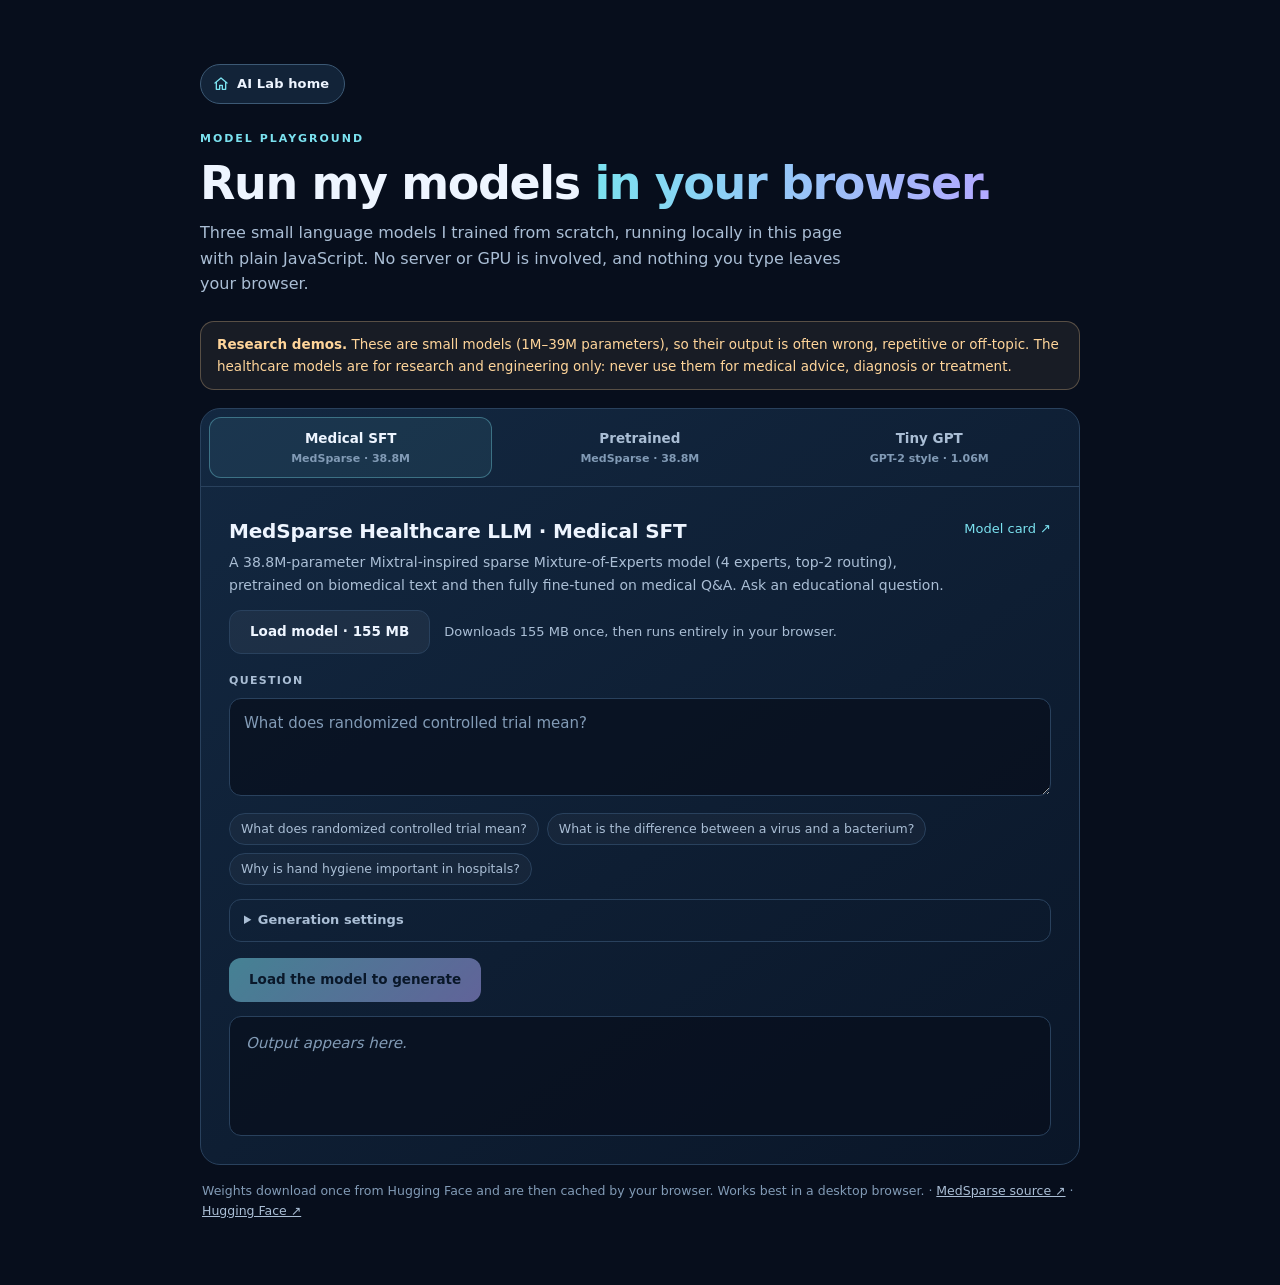
<file: packages/ailab-playground/src/ailab_playground/static/index.html>
<!DOCTYPE html>
<html lang="en">
<head>
<meta charset="utf-8"/>
<meta content="width=device-width, initial-scale=1, viewport-fit=cover" name="viewport"/>
<meta content="#070e1c" name="theme-color"/>
<meta content="Sudhanshu Shukla" name="author"/>
<meta content="Try three small language models trained from scratch, running entirely in your browser: MedSparse Healthcare, a sparse MoE (pretrained and medical SFT) and a tiny GPT-style model." name="description"/>
<link href="https://su394611-del.github.io/playground/" rel="canonical"/>
<title>Model Playground | Sudhanshu Shukla</title>
<link href="favicon.svg" rel="icon" type="image/svg+xml"/>
<script>
  /* Embedded via iframe (e.g. on a project page)? Drop the page header so it blends in. */
  if (window.self !== window.top) document.documentElement.classList.add('is-embedded');
</script>
<style>
  :root {
    --bg: #070e1c; --panel: #0e1e33; --panel-2: #132841; --edge: #29415d;
    --text: #eef5ff; --muted: #aabed5; --dim: #829bb6;
    --cyan: #7be2f0; --violet: #b3a9ff; --green: #87e4c7; --focus: #95eaff; --warn: #ffd59a; --danger: #ffa3b4;
    color-scheme: dark;
  }
  *, *::before, *::after { box-sizing: border-box; }
  html, body { margin: 0; }
  body {
    font-family: Inter, ui-sans-serif, system-ui, -apple-system, BlinkMacSystemFont, "Segoe UI", sans-serif;
    color: var(--text); background: var(--bg); line-height: 1.6; -webkit-font-smoothing: antialiased;
    padding: clamp(28px, 5vw, 64px) 20px;
  }
  .is-embedded body { background: transparent; padding: 2px; }
  .page { max-width: 880px; margin: 0 auto; }
  .is-embedded .page { max-width: none; }
  .is-embedded .standalone-only { display: none; }
  a { color: var(--cyan); }
  /* AI Lab home button: the same on every subproject page */
  .home-nav{display:flex;flex-wrap:wrap;align-items:center;gap:10px 18px;margin:0 0 28px}
  .home-pill{display:inline-flex;align-items:center;gap:8px;min-height:40px;padding:8px 15px 8px 12px;border:1px solid #3c5975;border-radius:999px;background:#122338;color:#eef5ff;font:800 13px/1.2 Inter,ui-sans-serif,system-ui,-apple-system,"Segoe UI",sans-serif;letter-spacing:.01em;text-decoration:none;transition:border-color .15s,background-color .15s}
  .home-pill:hover{border-color:#7be2f0;background:#163049;color:#eef5ff}
  .home-pill:focus-visible{outline:3px solid #95eaff;outline-offset:2px}
  .home-pill svg{display:block;flex:none;width:16px;height:16px;max-width:none;color:#7be2f0}
  .is-embedded .home-nav,.is-embedded .home-pill{display:none}
  .home-nav{margin-bottom:26px}
  .kicker { margin: 0 0 10px; font-size: 11px; font-weight: 800; letter-spacing: .18em; color: var(--cyan); }
  h1 { margin: 0 0 12px; font-size: clamp(30px, 5vw, 46px); line-height: 1.1; letter-spacing: -.03em; }
  .grad { background: linear-gradient(90deg, var(--cyan), var(--violet)); -webkit-background-clip: text; background-clip: text; color: transparent; }
  .lede { margin: 0 0 24px; color: var(--muted); max-width: 680px; }
  .notice { margin: 0 0 18px; padding: 12px 16px; border-radius: 14px; font-size: 13.5px; color: var(--warn);
    background: rgba(255, 213, 154, .07); border: 1px solid rgba(255, 213, 154, .28); }
  .notice strong { color: var(--warn); }
  .card { border: 1px solid var(--edge); border-radius: 20px; background: linear-gradient(145deg, var(--panel-2) 0%, var(--panel) 55%, #0a1628 100%); }
  .tabs { display: flex; gap: 6px; padding: 8px; border-bottom: 1px solid var(--edge); overflow-x: auto; }
  .tab { flex: 1 0 auto; border: 1px solid transparent; background: transparent; color: var(--muted); font: inherit; font-size: 13.5px;
    font-weight: 700; padding: 10px 14px; border-radius: 12px; cursor: pointer; white-space: nowrap; }
  .tab small { display: block; font-size: 11px; font-weight: 600; color: var(--dim); }
  .tab:hover { color: var(--text); }
  .tab[aria-selected="true"] { color: var(--text); background: rgba(123, 226, 240, .08); border-color: rgba(123, 226, 240, .35); }
  .tab:focus-visible, .btn:focus-visible, .chip:focus-visible, textarea:focus-visible, input:focus-visible, summary:focus-visible { outline: 2px solid var(--focus); outline-offset: 2px; }
  .panel { padding: clamp(18px, 3.5vw, 28px); }
  .model-head { display: flex; gap: 16px; justify-content: space-between; align-items: flex-start; margin-bottom: 14px; }
  .model-head h2 { margin: 0 0 4px; font-size: 20px; letter-spacing: -.01em; }
  .model-head p { margin: 0; color: var(--muted); font-size: 14px; }
  .model-card { flex: none; font-size: 13px; text-decoration: none; padding-top: 4px; }
  .model-card:hover { text-decoration: underline; }
  .loader { display: flex; flex-wrap: wrap; align-items: center; gap: 10px 14px; margin: 4px 0 18px; }
  .progress { flex: 1 1 220px; height: 8px; border-radius: 99px; background: rgba(255,255,255,.07); overflow: hidden; }
  .progress > div { height: 100%; width: 0; background: linear-gradient(90deg, var(--cyan), var(--violet)); transition: width .2s ease; }
  .status { font-size: 13px; color: var(--muted); }
  .status.ok { color: var(--green); } .status.err { color: var(--danger); }
  label.field { display: block; margin: 0 0 8px; font-size: 11px; font-weight: 800; letter-spacing: .12em; text-transform: uppercase; color: var(--muted); }
  textarea { width: 100%; min-height: 84px; resize: vertical; font: inherit; font-size: 15px; color: var(--text);
    background: rgba(7, 14, 28, .72); border: 1px solid var(--edge); border-radius: 12px; padding: 12px 14px; }
  textarea::placeholder { color: var(--dim); }
  .examples { display: flex; flex-wrap: wrap; gap: 8px; margin: 10px 0 14px; }
  .chip { border: 1px solid var(--edge); background: rgba(255,255,255,.03); color: var(--muted); font: inherit; font-size: 12.5px;
    padding: 5px 11px; border-radius: 99px; cursor: pointer; }
  .chip:hover { color: var(--text); border-color: #3a5878; }
  details.settings { margin: 0 0 16px; border: 1px solid var(--edge); border-radius: 12px; padding: 0 14px; }
  details.settings summary { cursor: pointer; padding: 10px 0; font-size: 13px; font-weight: 700; color: var(--muted); }
  .grid { display: grid; grid-template-columns: repeat(2, minmax(0, 1fr)); gap: 12px 20px; padding: 4px 0 14px; }
  .grid .setting-label { display: flex; justify-content: space-between; font-size: 12.5px; color: var(--muted); margin-bottom: 4px; }
  .grid output { color: var(--text); font-variant-numeric: tabular-nums; }
  input[type="range"] { width: 100%; accent-color: #7be2f0; }
  .hint { grid-column: 1 / -1; margin: 0; font-size: 12px; color: var(--dim); }
  .actions { display: flex; flex-wrap: wrap; align-items: center; gap: 10px 14px; margin-bottom: 14px; }
  .btn { display: inline-flex; align-items: center; justify-content: center; gap: 8px; min-height: 44px; padding: 0 20px; border: 0;
    border-radius: 12px; cursor: pointer; font: inherit; font-size: 13.5px; font-weight: 800; color: #06111f;
    background: linear-gradient(135deg, var(--cyan), var(--violet)); }
  .btn.secondary { color: var(--text); background: rgba(255,255,255,.05); border: 1px solid var(--edge); }
  .btn[disabled] { opacity: .5; cursor: not-allowed; }
  .speed { font-size: 12.5px; color: var(--dim); }
  .output { min-height: 120px; white-space: pre-wrap; word-wrap: break-word; padding: 14px 16px; border-radius: 12px;
    background: rgba(7, 14, 28, .72); border: 1px solid var(--edge); font-size: 15px; }
  .output .prompt { color: var(--dim); }
  .output .placeholder { color: var(--dim); font-style: italic; }
  .foot { margin: 16px 2px 0; font-size: 12.5px; color: var(--dim); }
  .foot a { color: var(--muted); }
  [hidden] { display: none !important; }
  @media (max-width: 620px) {
    .grid { grid-template-columns: 1fr; } .model-head { flex-direction: column; gap: 6px; }
    .tabs { gap: 4px; padding: 6px; }
    .tab { flex: 1 1 0; min-width: 0; white-space: normal; padding: 8px 6px; font-size: 12.5px; }
    .tab small { font-size: 10.5px; }
    .tab small span { display: block; }
    .tab small .sep { display: none; }
  }
  @media (prefers-reduced-motion: reduce) { * { transition: none !important; } }
</style>
</head>
<body>
<main class="page">
  <header class="standalone-only">
    <nav class="home-nav" aria-label="Site"><a class="home-pill" href="https://su394611-del.github.io/"><svg aria-hidden="true" viewBox="0 0 24 24" fill="none" stroke="currentColor" stroke-width="2" stroke-linecap="round" stroke-linejoin="round"><path d="M3 10.5 12 3l9 7.5"/><path d="M5 9.5V20h5v-6h4v6h5V9.5"/></svg>AI Lab home</a></nav>
    <p class="kicker">MODEL PLAYGROUND</p>
    <h1>Run my models <span class="grad">in your browser.</span></h1>
    <p class="lede">Three small language models I trained from scratch, running locally in this page with plain JavaScript. No server or GPU is involved, and nothing you type leaves your browser.</p>
  </header>

  <p class="notice" role="note"><strong>Research demos.</strong> These are small models (1M–39M parameters), so their output is often wrong, repetitive or off-topic. The healthcare models are for research and engineering only: never use them for medical advice, diagnosis or treatment.</p>

  <div class="card">
    <div aria-label="Models" class="tabs" role="tablist" id="tabs"></div>
    <section aria-labelledby="model-title" class="panel" id="panel" role="tabpanel">
      <div class="model-head">
        <div><h2 id="model-title"></h2><p id="model-desc"></p></div>
        <a class="model-card" href="#" id="model-card" rel="noopener noreferrer" target="_blank">Model card ↗</a>
      </div>
      <div class="loader">
        <button class="btn secondary" id="load-btn" type="button">Load model</button>
        <div class="progress" hidden id="progress"><div id="progress-bar"></div></div>
        <span aria-live="polite" class="status" id="load-status" role="status"></span>
      </div>
      <label class="field" for="prompt" id="prompt-label">Prompt</label>
      <textarea id="prompt" maxlength="2000" rows="3"></textarea>
      <div aria-label="Example prompts" class="examples" id="examples"></div>
      <details class="settings">
        <summary>Generation settings</summary>
        <div class="grid">
          <div><div class="setting-label"><label for="max-new">Max new tokens</label><output id="max-new-out" for="max-new"></output></div><input id="max-new" max="200" min="10" step="10" type="range"/></div>
          <div><div class="setting-label"><label for="temperature">Temperature</label><output id="temperature-out" for="temperature"></output></div><input id="temperature" max="1.5" min="0" step="0.05" type="range"/></div>
          <div><div class="setting-label"><label for="top-k">Top-k</label><output id="top-k-out" for="top-k"></output></div><input id="top-k" max="100" min="1" step="1" type="range"/></div>
          <div><div class="setting-label"><label for="penalty">Repetition penalty</label><output id="penalty-out" for="penalty"></output></div><input id="penalty" max="2" min="1" step="0.05" type="range"/></div>
          <p class="hint">Temperature 0 picks the most likely token every time (greedy). The repetition penalty makes already-generated tokens less likely; set it to 1 to turn it off.</p>
        </div>
      </details>
      <div class="actions">
        <button class="btn" disabled id="run" type="button">Generate</button>
        <button class="btn secondary" hidden id="stop" type="button">Stop</button>
        <span class="speed" id="speed"></span>
      </div>
      <div aria-live="polite" class="output" id="output"><span class="placeholder">Output appears here.</span></div>
    </section>
  </div>

  <p class="foot">Weights download once from Hugging Face and are then cached by your browser. Works best in a desktop browser.
    <span class="standalone-only">· <a href="https://github.com/su394611-del/MedSparse-Healthcare-LLM-From-Scratch" rel="noopener noreferrer" target="_blank">MedSparse source ↗</a> · <a href="https://huggingface.co/sudhanshu42844" rel="noopener noreferrer" target="_blank">Hugging Face ↗</a></span></p>
</main>

<script>
(function () {
  'use strict';
  var MODELS = {
    sft: {
      tab: 'Medical SFT', sub: 'MedSparse · 38.8M', repo: 'sudhanshu42844/medsparse-healthcare-medical-sft', kind: 'mixtral', mode: 'sft', size: '155 MB',
      title: 'MedSparse Healthcare LLM · Medical SFT',
      desc: 'A 38.8M-parameter Mixtral-inspired sparse Mixture-of-Experts model (4 experts, top-2 routing), pretrained on biomedical text and then fully fine-tuned on medical Q&A. Ask an educational question.',
      label: 'Question', placeholder: 'What does randomized controlled trial mean?',
      examples: ['What does randomized controlled trial mean?', 'What is the difference between a virus and a bacterium?', 'Why is hand hygiene important in hospitals?'],
      defaults: { maxNew: 120, temperature: 0.7, topK: 40, penalty: 1.2 }
    },
    pretrained: {
      tab: 'Pretrained', sub: 'MedSparse · 38.8M', repo: 'sudhanshu42844/medsparse-healthcare-pretrained-from-scratch', kind: 'mixtral', mode: 'raw', size: '155 MB',
      title: 'MedSparse Healthcare LLM · Pretrained',
      desc: 'The same architecture after biomedical pretraining only, before medical fine-tuning. It continues text in the style of research papers.',
      label: 'Start of a passage', placeholder: 'Clinical research explores',
      examples: ['Clinical research explores', 'The patients were randomly assigned to', 'Hypertension is associated with'],
      defaults: { maxNew: 80, temperature: 0.7, topK: 40, penalty: 1.2 }
    },
    tiny: {
      tab: 'Tiny GPT', sub: 'GPT-2 style · 1.06M', repo: 'sudhanshu42844/my-tiny-llm', kind: 'gpt2', mode: 'raw', size: '4 MB',
      title: 'Tiny GPT-Style Language Model',
      desc: 'A 1.06M-parameter GPT-2-style model trained from random weights on a small TinyStories subset. Expect very simple, often broken stories: it shows the full train-to-inference pipeline at a tiny scale.',
      label: 'Start of a story', placeholder: 'Once upon a time',
      examples: ['Once upon a time', 'The little dog', 'Lily wanted to'],
      defaults: { maxNew: 60, temperature: 0.8, topK: 40, penalty: 1.2 }, maxNewLimit: 100
    }
  };
  var ORDER = ['sft', 'pretrained', 'tiny'];
  var $ = function (id) { return document.getElementById(id); };
  var state = {};
  ORDER.forEach(function (k) { state[k] = { status: 'idle', prompt: '', settings: Object.assign({}, MODELS[k].defaults), output: null }; });
  var current = null, busy = false, reqId = 0, embedded = window.self !== window.top;

  // ---------------------------------------------------------------- worker
  var worker = null;
  function getWorker() {
    if (worker) return worker;
    // worker.js loads engine.js with importScripts; both sit next to this page.
    worker = new Worker('worker.js');
    worker.onmessage = onWorkerMessage;
    worker.onerror = function (e) { setStatus(current, 'Something went wrong: ' + (e.message || 'worker error'), 'err'); };
    return worker;
  }

  function mb(n) { return (n / 1e6).toFixed(0); }

  function onWorkerMessage(e) {
    var m = e.data;
    if (m.type === 'progress') {
      var s = state[m.key];
      s.status = 'loading';
      s.progress = m.total ? m.got / m.total : 0;
      s.message = m.preparing ? 'Preparing the model…' : m.cached ? 'Loading from your browser cache…' : 'Downloading ' + mb(m.got) + ' of ' + mb(m.total) + ' MB…';
      if (m.key === current) renderLoader();
    } else if (m.type === 'ready') {
      state[m.key].status = 'ready';
      state[m.key].message = 'Ready · runs locally in your browser';
      if (m.key === current) { renderLoader(); renderRun(); }
    } else if (m.type === 'unloaded') {
      state[m.key].status = 'idle';
      state[m.key].message = 'Unloaded to save memory · loads again from your browser cache';
      if (m.key === current) { renderLoader(); renderRun(); }
    } else if (m.type === 'start') {
      if (m.reqId !== reqId) return;
      if (m.truncated) $('speed').textContent = 'Prompt shortened to fit the model’s context.';
    } else if (m.type === 'token') {
      if (m.reqId !== reqId) return;
      state[current].output = m.text;
      renderOutput(m.text, true);
    } else if (m.type === 'done') {
      if (m.reqId !== reqId) return;
      busy = false;
      var secs = m.ms / 1000;
      $('speed').textContent = m.tokens ? m.tokens + ' tokens · ' + (m.tokens / Math.max(secs, 0.001)).toFixed(1) + ' tokens/s' + (m.stopped ? ' · stopped' : '') : (m.stopped ? 'Stopped' : 'The model ended its answer immediately. Try again or raise the temperature.');
      if (!m.tokens && !m.stopped) renderOutput('', false);
      renderRun();
    } else if (m.type === 'error') {
      if (m.key) { state[m.key].status = 'error'; state[m.key].message = m.message; if (m.key === current) renderLoader(); }
      if (m.reqId === reqId && busy) { busy = false; $('speed').textContent = m.message; renderRun(); }
      if (!m.key && !m.reqId) setStatus(current, m.message, 'err');
    }
  }

  // ---------------------------------------------------------------- rendering
  function setStatus(key, text, cls) { if (key !== current) return; var el = $('load-status'); el.textContent = text || ''; el.className = 'status' + (cls ? ' ' + cls : ''); }

  function renderLoader() {
    var s = state[current], m = MODELS[current], btn = $('load-btn');
    btn.hidden = s.status === 'ready' || s.status === 'loading';
    btn.textContent = s.status === 'error' ? 'Try again' : 'Load model · ' + m.size;
    $('progress').hidden = s.status !== 'loading';
    $('progress-bar').style.width = Math.round((s.progress || 0) * 100) + '%';
    setStatus(current, s.message || (s.status === 'idle' ? 'Downloads ' + m.size + ' once, then runs entirely in your browser.' : ''), s.status === 'ready' ? 'ok' : s.status === 'error' ? 'err' : '');
  }

  function renderRun() {
    var s = state[current];
    $('run').disabled = busy || s.status !== 'ready';
    $('run').textContent = s.status === 'ready' ? 'Generate' : 'Load the model to generate';
    $('stop').hidden = !busy;
    document.querySelectorAll('.tab').forEach(function (t) { t.disabled = busy && t.dataset.key !== current; });
  }

  function renderOutput(text, generating) {
    var out = $('output'), m = MODELS[current];
    out.textContent = '';
    if (text === null || (text === '' && !generating)) {
      var ph = document.createElement('span'); ph.className = 'placeholder';
      ph.textContent = text === '' ? '(no output)' : 'Output appears here.';
      out.appendChild(ph); return;
    }
    if (m.mode === 'raw') {
      var p = document.createElement('span'); p.className = 'prompt'; p.textContent = state[current].lastPrompt || '';
      out.appendChild(p);
    }
    out.appendChild(document.createTextNode(m.mode === 'sft' ? text.replace(/^\s+/, '') : text));
  }

  function bindSlider(id, key, fmt) {
    var input = $(id), out = $(id + '-out');
    input.addEventListener('input', function () { state[current].settings[key] = Number(input.value); out.textContent = fmt(Number(input.value)); });
  }
  function renderSettings() {
    var s = state[current].settings, m = MODELS[current];
    $('max-new').max = String(m.maxNewLimit || 200);
    [['max-new', 'maxNew', String], ['temperature', 'temperature', function (v) { return v.toFixed(2); }], ['top-k', 'topK', String], ['penalty', 'penalty', function (v) { return v.toFixed(2); }]].forEach(function (x) {
      $(x[0]).value = String(s[x[1]]); $(x[0] + '-out').textContent = x[2](s[x[1]]);
    });
  }

  function select(key, focus) {
    if (busy) return;
    if (current) state[current].prompt = $('prompt').value;
    current = key;
    var m = MODELS[key], s = state[key];
    document.querySelectorAll('.tab').forEach(function (t) {
      var on = t.dataset.key === key;
      t.setAttribute('aria-selected', String(on)); t.tabIndex = on ? 0 : -1;
      if (on && focus) t.focus();
    });
    $('panel').setAttribute('aria-labelledby', 'tab-' + key);
    $('model-title').textContent = m.title;
    $('model-desc').textContent = m.desc;
    $('model-card').href = 'https://huggingface.co/' + m.repo;
    $('prompt-label').textContent = m.label;
    $('prompt').placeholder = m.placeholder;
    $('prompt').value = s.prompt;
    var ex = $('examples'); ex.textContent = '';
    m.examples.forEach(function (text) {
      var b = document.createElement('button'); b.type = 'button'; b.className = 'chip'; b.textContent = text;
      b.addEventListener('click', function () { $('prompt').value = text; $('prompt').focus(); });
      ex.appendChild(b);
    });
    renderSettings(); renderLoader(); renderRun();
    $('speed').textContent = '';
    renderOutput(s.output, false);
    if (!embedded) { try { var u = new URL(location.href); u.searchParams.set('model', key); history.replaceState(null, '', u); } catch (e) {} }
    if (m.kind === 'gpt2' && s.status === 'idle') load();  // 4 MB: load straight away
  }

  function load() {
    var s = state[current], m = MODELS[current];
    s.status = 'loading'; s.progress = 0; s.message = 'Starting download…';
    renderLoader(); renderRun();
    getWorker().postMessage({ type: 'load', key: current, repo: m.repo, kind: m.kind });
  }

  function run() {
    var m = MODELS[current], s = state[current];
    var text = $('prompt').value.trim() || m.placeholder;
    if (!$('prompt').value.trim()) $('prompt').value = text;
    busy = true; reqId += 1;
    s.lastPrompt = text; s.output = '';
    renderOutput('', true); renderRun();
    $('speed').textContent = 'Reading the prompt…';
    getWorker().postMessage({ type: 'generate', reqId: reqId, key: current, mode: m.mode, text: text,
      maxNew: s.settings.maxNew, temperature: s.settings.temperature, topK: s.settings.topK, penalty: s.settings.penalty });
  }

  // ---------------------------------------------------------------- setup
  var tabs = $('tabs');
  ORDER.forEach(function (key) {
    var b = document.createElement('button');
    b.type = 'button'; b.className = 'tab'; b.id = 'tab-' + key; b.dataset.key = key;
    b.setAttribute('role', 'tab'); b.setAttribute('aria-controls', 'panel');
    b.innerHTML = '<span></span><small></small>';
    b.firstChild.textContent = MODELS[key].tab;
    // Each part of the subtitle gets its own span so narrow tabs can stack the parts
    // instead of leaving a dangling " · " at the end of a line.
    MODELS[key].sub.split(' · ').forEach(function (part, i) {
      if (i) { var sep = document.createElement('span'); sep.className = 'sep'; sep.textContent = ' · '; b.lastChild.appendChild(sep); }
      var s = document.createElement('span'); s.textContent = part; b.lastChild.appendChild(s);
    });
    b.addEventListener('click', function () { select(key); });
    tabs.appendChild(b);
  });
  tabs.addEventListener('keydown', function (e) {
    var i = ORDER.indexOf(current);
    if (e.key === 'ArrowRight') { e.preventDefault(); select(ORDER[(i + 1) % ORDER.length], true); }
    if (e.key === 'ArrowLeft') { e.preventDefault(); select(ORDER[(i + ORDER.length - 1) % ORDER.length], true); }
  });
  bindSlider('max-new', 'maxNew', String);
  bindSlider('temperature', 'temperature', function (v) { return v.toFixed(2); });
  bindSlider('top-k', 'topK', String);
  bindSlider('penalty', 'penalty', function (v) { return v.toFixed(2); });
  $('load-btn').addEventListener('click', load);
  $('run').addEventListener('click', run);
  $('stop').addEventListener('click', function () { if (worker) worker.postMessage({ type: 'stop' }); });
  $('prompt').addEventListener('keydown', function (e) { if (e.key === 'Enter' && (e.ctrlKey || e.metaKey) && !$('run').disabled) run(); });

  var initial = 'sft';
  try { var q = new URLSearchParams(location.search).get('model'); if (MODELS[q]) initial = q; } catch (e) {}
  select(initial);

  // Tell an embedding page how tall we are, so its iframe can fit the content.
  if (embedded) {
    var postHeight = function () {
      try { window.parent.postMessage({ type: 'playground-frame:height', height: Math.ceil(document.body.getBoundingClientRect().height) }, '/'); } catch (e) {}
    };
    if ('ResizeObserver' in window) new ResizeObserver(postHeight).observe(document.body);
    window.addEventListener('load', postHeight);
    postHeight();
  }
})();
</script>
</body>
</html>
</file>
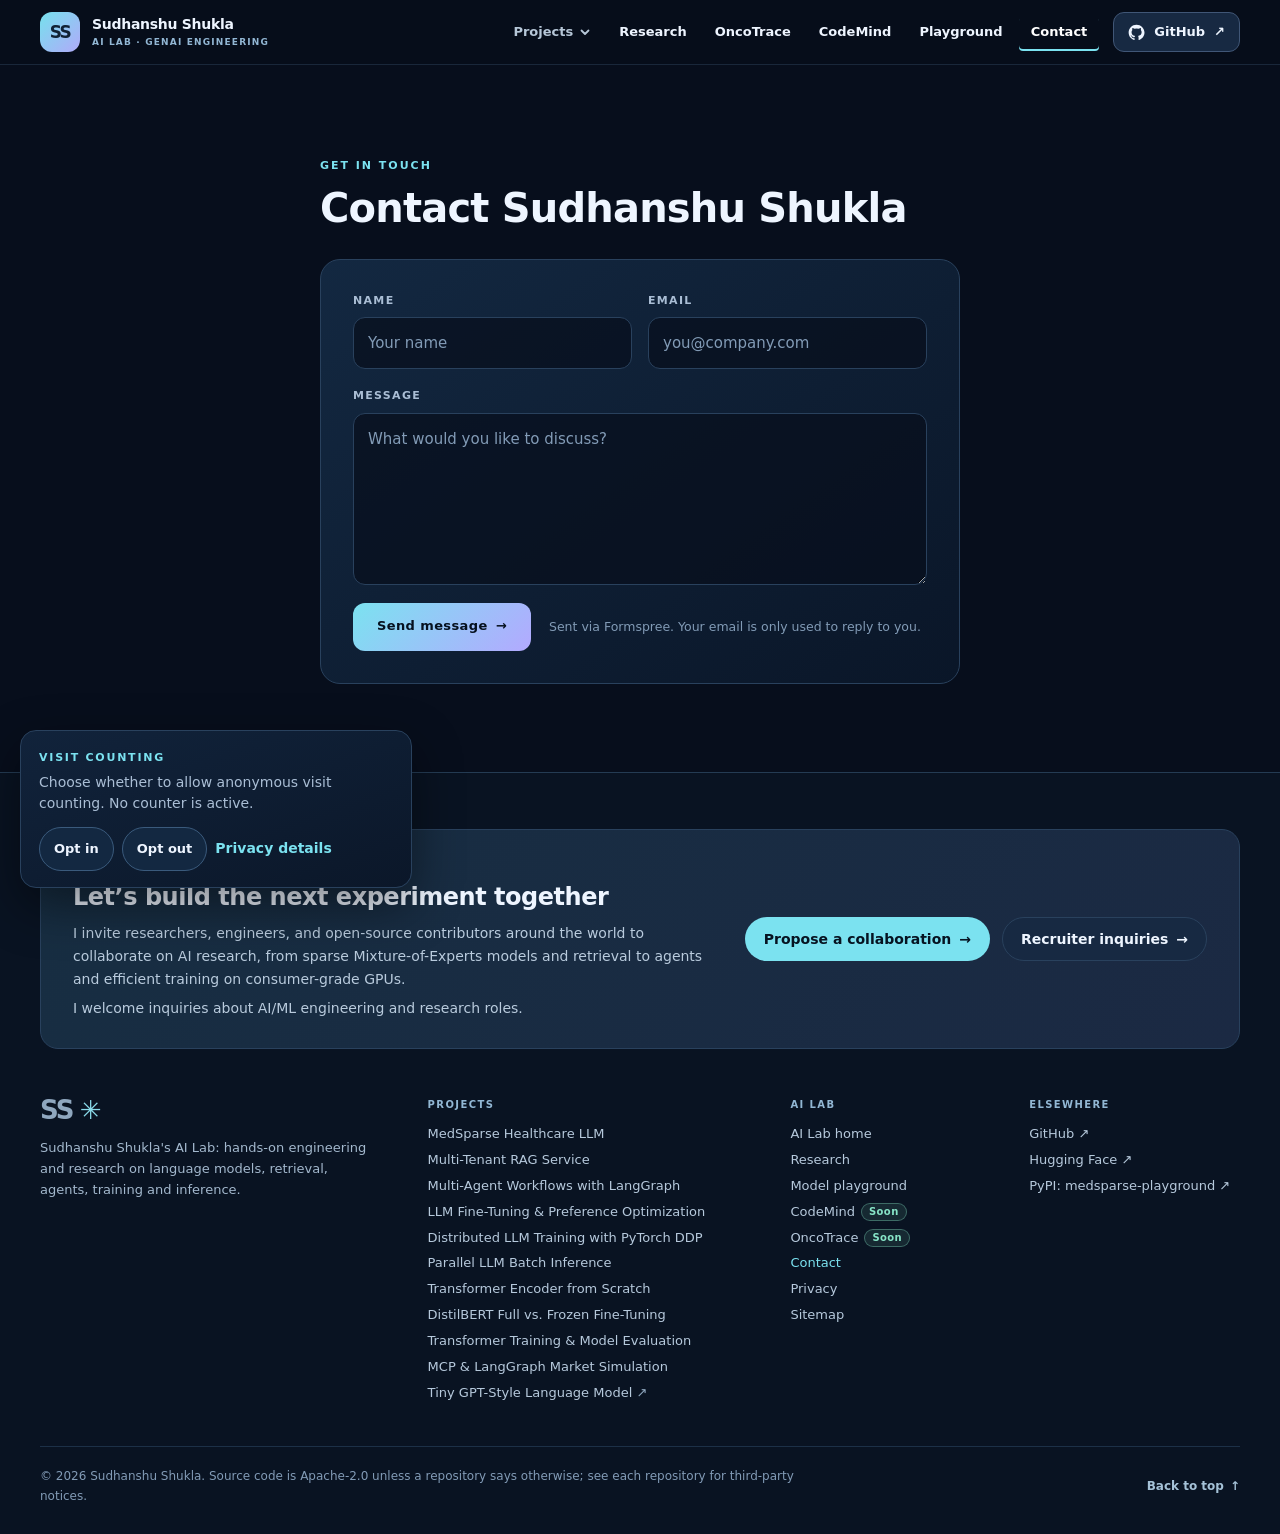
<file: contact.html>
<!DOCTYPE html>
<html lang="en">
<head>
<meta charset="utf-8"/>
<meta http-equiv="Content-Security-Policy" content="base-uri 'none'; object-src 'none'; script-src 'self'; script-src-attr 'none'; frame-src 'none'; worker-src 'self'; form-action https://formspree.io/f/mzeraprg">
<meta content="width=device-width, initial-scale=1, viewport-fit=cover" name="viewport"/>
<meta content="#070e1c" name="theme-color"/>
<meta content="noindex, follow" name="robots"/>
<meta content="Sudhanshu Shukla" name="author"/>
<title>Contact | Sudhanshu Shukla</title>
<link href="/assets/favicon.svg" rel="icon" type="image/svg+xml"/>

<link rel="stylesheet" href="contact-page.css">
<!-- ailab:head:start --><script src="/assets/embed-mode.js"></script><script defer src="/assets/vue-3.5.13.global.prod.js"></script><link rel="stylesheet" href="/assets/ailab-chrome.css?v=20261125-invite1"><script src="/assets/ailab-chrome.js?v=20261125-invite1" defer></script><script defer src="/assets/privacy.js?v=20261124-consent2"></script><!-- ailab:head:end -->
</head>
<body class="ailab-page">
<!-- ailab:header:start --><a class="ailab-skip" href="#ailab-content">Skip to content</a><header class="ailab-header ailab-sticky" id="ailab-top"><div class="ailab-wrap ailab-bar"><a class="ailab-brand" href="/" aria-label="Sudhanshu Shukla's AI Lab home"><span class="ailab-mark" aria-hidden="true">SS</span><span class="ailab-brand-text"><strong>Sudhanshu Shukla</strong><small>AI Lab · GenAI Engineering</small></span></a><nav class="ailab-nav" aria-label="AI Lab"><details class="ailab-dd"><summary class="ailab-link">Projects<svg class="ailab-chev" aria-hidden="true" viewBox="0 0 12 12" fill="none" stroke="currentColor" stroke-width="1.8" stroke-linecap="round" stroke-linejoin="round"><path d="M2.5 4.5 6 8l3.5-3.5"/></svg></summary><div class="ailab-dd-panel"><div class="ailab-dd-grid"><div><div class="ailab-dd-group"><p class="ailab-group-label">Model training</p><ul><li><a class="ailab-proj" href="/MedSparse-Healthcare-LLM-From-Scratch/">MedSparse Healthcare LLM<small>38.8M sparse MoE, trained from scratch</small></a></li><li><a class="ailab-proj" href="/Pre-training-and-Fine-tuning/">LLM Fine-Tuning &amp; Preference Optimization<small>LoRA, SFT, DPO and ORPO</small></a></li><li><a class="ailab-proj" href="/Distributed-Data-Parallel-Processing/">Distributed LLM Training with PyTorch DDP<small>torchrun, Gloo/NCCL, LoRA</small></a></li><li><a class="ailab-proj" href="/LLM-from-scratch/">Transformer Encoder from Scratch<small>Hand-built attention in PyTorch</small></a></li><li><a class="ailab-proj" href="/Full-Fine-Training-Pre-Training-Mid-Training/">DistilBERT Full vs. Frozen Fine-Tuning<small>Full encoder vs head-only training</small></a></li><li><a class="ailab-proj" href="/Transformers-Training/">Transformer Training &amp; Model Evaluation<small>DistilBERT classification walkthrough</small></a></li><li><a class="ailab-proj" href="https://huggingface.co/sudhanshu42844/my-tiny-llm" target="_blank" rel="noopener noreferrer">Tiny GPT-Style Language Model<span class="ailab-ext" aria-hidden="true"> ↗</span><small>1.06M parameters, on Hugging Face</small></a></li></ul></div></div><div><div class="ailab-dd-group"><p class="ailab-group-label">Retrieval &amp; RAG</p><ul><li><a class="ailab-proj" href="/RAG-service/">Multi-Tenant RAG Service<small>Qdrant, FastAPI, tenant isolation</small></a></li></ul></div><div class="ailab-dd-group"><p class="ailab-group-label">Research previews</p><ul><li><a class="ailab-proj" href="/oncotrace/">OncoTrace<small>Targeting around 11 December 2026</small></a></li><li><a class="ailab-proj" href="/codemind/">CodeMind<small>Coding model</small></a></li></ul></div><div class="ailab-dd-group"><p class="ailab-group-label">Agents &amp; MCP</p><ul><li><a class="ailab-proj" href="/Multi-agents-using-LangGraph/">Multi-Agent Workflows with LangGraph<small>StateGraph, reducers, subgraphs</small></a></li><li><a class="ailab-proj" href="/Stock-market-trading-Application-using-MCP-langchain-langgraph/">MCP &amp; LangGraph Market Simulation<small>MCP servers and a ReAct tool loop</small></a></li></ul></div><div class="ailab-dd-group"><p class="ailab-group-label">Inference &amp; scale</p><ul><li><a class="ailab-proj" href="/Parallel-LLM-Inference/">Parallel LLM Batch Inference<small>Per-GPU replicas, ordered JSONL</small></a></li></ul></div></div></div><a class="ailab-dd-all" href="/#projects">Browse all 11 projects <span aria-hidden="true">→</span></a></div></details><a class="ailab-link" href="/research/">Research</a><a class="ailab-link" href="/oncotrace/">OncoTrace</a><a class="ailab-link" href="/codemind/">CodeMind</a><a class="ailab-link" href="/playground/">Playground</a><a class="ailab-link" href="/contact.html" aria-current="page">Contact</a><a class="ailab-gh" href="https://github.com/su394611-del" target="_blank" rel="noopener noreferrer"><svg class="ailab-ico" aria-hidden="true" width="17" height="17" viewBox="0 0 24 24" fill="currentColor"><path d="M12 .9C5.86.9.9 5.88.9 12.03c0 4.92 3.19 9.1 7.62 10.57.56.1.76-.24.76-.54v-2.11c-3.1.67-3.76-1.32-3.76-1.32-.5-1.28-1.24-1.62-1.24-1.62-1.02-.7.08-.68.08-.68 1.13.08 1.73 1.16 1.73 1.16 1.01 1.73 2.65 1.23 3.3.94.1-.73.39-1.23.72-1.52-2.47-.28-5.07-1.24-5.07-5.5 0-1.21.44-2.19 1.15-2.96-.12-.28-.5-1.4.11-2.91 0 0 .94-.3 3.06 1.13a10.67 10.67 0 0 1 5.58 0c2.12-1.44 3.05-1.13 3.05-1.13.61 1.51.23 2.63.11 2.91.72.77 1.15 1.75 1.15 2.97 0 4.26-2.6 5.21-5.08 5.49.4.35.75 1.04.75 2.1v3.12c0 .3.2.65.77.54 4.42-1.48 7.6-5.65 7.6-10.56C23.1 5.88 18.14.9 12 .9Z"/></svg><span>GitHub</span><span aria-hidden="true">↗</span></a></nav><details class="ailab-menu"><summary><svg class="ailab-menu-icon" aria-hidden="true" viewBox="0 0 16 16" fill="none" stroke="currentColor" stroke-width="1.8" stroke-linecap="round"><path class="ailab-burger" d="M2 4h12M2 8h12M2 12h12"/><path class="ailab-x" d="M3.5 3.5l9 9M12.5 3.5l-9 9"/></svg><span>Menu</span></summary><nav class="ailab-menu-panel" aria-label="AI Lab menu"><p class="ailab-group-label">AI Lab</p><div class="ailab-menu-links"><a class="ailab-link" href="/">AI Lab home</a><a class="ailab-link" href="/#projects">All projects</a><a class="ailab-link" href="/research/">Research</a><a class="ailab-link" href="/oncotrace/">OncoTrace</a><a class="ailab-link" href="/codemind/">CodeMind</a><a class="ailab-link" href="/playground/">Playground</a><a class="ailab-link" href="/contact.html" aria-current="page">Contact</a><a class="ailab-link" href="https://github.com/su394611-del" target="_blank" rel="noopener noreferrer">GitHub <span aria-hidden="true">↗</span></a></div><p class="ailab-group-label">Projects</p><ul><li><a class="ailab-proj" href="/MedSparse-Healthcare-LLM-From-Scratch/">MedSparse Healthcare LLM<small>38.8M sparse MoE, trained from scratch</small></a></li><li><a class="ailab-proj" href="/RAG-service/">Multi-Tenant RAG Service<small>Qdrant, FastAPI, tenant isolation</small></a></li><li><a class="ailab-proj" href="/Multi-agents-using-LangGraph/">Multi-Agent Workflows with LangGraph<small>StateGraph, reducers, subgraphs</small></a></li><li><a class="ailab-proj" href="/Pre-training-and-Fine-tuning/">LLM Fine-Tuning &amp; Preference Optimization<small>LoRA, SFT, DPO and ORPO</small></a></li><li><a class="ailab-proj" href="/Distributed-Data-Parallel-Processing/">Distributed LLM Training with PyTorch DDP<small>torchrun, Gloo/NCCL, LoRA</small></a></li><li><a class="ailab-proj" href="/Parallel-LLM-Inference/">Parallel LLM Batch Inference<small>Per-GPU replicas, ordered JSONL</small></a></li><li><a class="ailab-proj" href="/LLM-from-scratch/">Transformer Encoder from Scratch<small>Hand-built attention in PyTorch</small></a></li><li><a class="ailab-proj" href="/Full-Fine-Training-Pre-Training-Mid-Training/">DistilBERT Full vs. Frozen Fine-Tuning<small>Full encoder vs head-only training</small></a></li><li><a class="ailab-proj" href="/Transformers-Training/">Transformer Training &amp; Model Evaluation<small>DistilBERT classification walkthrough</small></a></li><li><a class="ailab-proj" href="/Stock-market-trading-Application-using-MCP-langchain-langgraph/">MCP &amp; LangGraph Market Simulation<small>MCP servers and a ReAct tool loop</small></a></li><li><a class="ailab-proj" href="https://huggingface.co/sudhanshu42844/my-tiny-llm" target="_blank" rel="noopener noreferrer">Tiny GPT-Style Language Model<span class="ailab-ext" aria-hidden="true"> ↗</span><small>1.06M parameters, on Hugging Face</small></a></li></ul></nav></details></div></header><!-- ailab:header:end -->
<main id="ailab-content" class="page">
  <header class="standalone-only standalone-head">
    <nav class="home-nav" aria-label="Site"><a class="back-link" href="/" id="cf-back" hidden>← Back to project</a></nav>
    <p class="kicker">GET IN TOUCH</p>
    <h1>Contact Sudhanshu Shukla</h1>
  </header>

  <!-- Formspree endpoint for this site's contact form. Submissions are emailed to the address on the Formspree account. -->
  <form action="https://formspree.io/f/mzeraprg" class="card" id="contact-form" method="POST" target="_top">
    <input name="_subject" type="hidden" value="New message from su394611-del.github.io"/>
    <input name="project" type="hidden" value="AI Lab home"/>
    <div class="row">
      <div class="field">
        <label for="cf-name">Name</label>
        <input autocomplete="name" id="cf-name" maxlength="100" name="name" placeholder="Your name" required type="text"/>
      </div>
      <div class="field">
        <label for="cf-email">Email</label>
        <input autocomplete="email" id="cf-email" maxlength="200" name="email" placeholder="you@company.com" required type="email"/>
      </div>
    </div>
    <div class="field">
      <label for="cf-message">Message</label>
      <textarea id="cf-message" maxlength="5000" name="message" placeholder="What would you like to discuss?" required rows="6"></textarea>
    </div>
    <div aria-hidden="true" class="hp">
      <label for="cf-gotcha">Leave this field empty</label>
      <input autocomplete="off" id="cf-gotcha" name="_gotcha" tabindex="-1" type="text"/>
    </div>
    <div class="actions">
      <button class="btn" type="submit"><span class="btn-label">Send message</span><span aria-hidden="true">→</span></button>
      <p class="note">Sent via Formspree. Your email is only used to reply to you.</p>
    </div>
    <p aria-live="polite" class="status" id="cf-status" role="status"></p>
  </form>
</main>
<!-- ailab:footer:start --><footer class="ailab-footer"><section class="ailab-wrap ailab-invite" aria-labelledby="ailab-invite-title"><div class="ailab-invite-copy"><p class="ailab-group-label">Open to collaboration</p><h2 class="ailab-invite-title" id="ailab-invite-title">Let’s build the next experiment together</h2><p class="ailab-invite-text">I invite researchers, engineers, and open-source contributors around the world to collaborate on AI research, from sparse Mixture-of-Experts models and retrieval to agents and efficient training on consumer-grade GPUs.</p><p class="ailab-invite-text">I welcome inquiries about AI/ML engineering and research roles.</p></div><div class="ailab-invite-actions"><a class="ailab-invite-cta is-primary" href="/contact.html">Propose a collaboration <span aria-hidden="true">→</span></a><a class="ailab-invite-cta" href="/contact.html">Recruiter inquiries <span aria-hidden="true">→</span></a></div></section><div class="ailab-wrap ailab-footer-grid" data-columns="2"><div class="ailab-footer-brand"><a class="ailab-wordmark" href="/" aria-label="AI Lab home">SS <span aria-hidden="true">✳</span></a><p class="ailab-footer-about">Sudhanshu Shukla&#x27;s AI Lab: hands-on engineering and research on language models, retrieval, agents, training and inference.</p></div><nav class="ailab-footer-col ailab-col-projects" aria-label="Projects"><p class="ailab-group-label">Projects</p><ul><li><a href="/MedSparse-Healthcare-LLM-From-Scratch/">MedSparse Healthcare LLM</a></li><li><a href="/RAG-service/">Multi-Tenant RAG Service</a></li><li><a href="/Multi-agents-using-LangGraph/">Multi-Agent Workflows with LangGraph</a></li><li><a href="/Pre-training-and-Fine-tuning/">LLM Fine-Tuning &amp; Preference Optimization</a></li><li><a href="/Distributed-Data-Parallel-Processing/">Distributed LLM Training with PyTorch DDP</a></li><li><a href="/Parallel-LLM-Inference/">Parallel LLM Batch Inference</a></li><li><a href="/LLM-from-scratch/">Transformer Encoder from Scratch</a></li><li><a href="/Full-Fine-Training-Pre-Training-Mid-Training/">DistilBERT Full vs. Frozen Fine-Tuning</a></li><li><a href="/Transformers-Training/">Transformer Training &amp; Model Evaluation</a></li><li><a href="/Stock-market-trading-Application-using-MCP-langchain-langgraph/">MCP &amp; LangGraph Market Simulation</a></li><li><a href="https://huggingface.co/sudhanshu42844/my-tiny-llm" target="_blank" rel="noopener noreferrer">Tiny GPT-Style Language Model<span class="ailab-ext" aria-hidden="true"> ↗</span></a></li></ul></nav><nav class="ailab-footer-col ailab-col-lab" aria-label="AI Lab"><p class="ailab-group-label">AI Lab</p><ul><li><a href="/">AI Lab home</a></li><li><a href="/research/">Research</a></li><li><a href="/playground/">Model playground</a></li><li><a href="/codemind/">CodeMind</a><span class="ailab-badge">Soon</span></li><li><a href="/oncotrace/">OncoTrace</a><span class="ailab-badge">Soon</span></li><li><a href="/contact.html" aria-current="page">Contact</a></li><li><a href="/privacy/">Privacy</a></li><li><a href="/sitemap.xml">Sitemap</a></li></ul></nav><nav class="ailab-footer-col" aria-label="Elsewhere"><p class="ailab-group-label">Elsewhere</p><ul><li><a href="https://github.com/su394611-del" target="_blank" rel="noopener noreferrer">GitHub <span aria-hidden="true">↗</span></a></li><li><a href="https://huggingface.co/sudhanshu42844" target="_blank" rel="noopener noreferrer">Hugging Face <span aria-hidden="true">↗</span></a></li><li><a href="https://pypi.org/project/medsparse-playground/" target="_blank" rel="noopener noreferrer">PyPI: medsparse-playground <span aria-hidden="true">↗</span></a></li></ul></nav></div><div class="ailab-wrap ailab-footer-bottom"><p>© 2026 Sudhanshu Shukla. Source code is Apache-2.0 unless a repository says otherwise; see each repository for third-party notices.</p><div class="ailab-footer-actions"><span class="ailab-privacy-slot" data-privacy-settings></span><a class="ailab-top-link" href="#ailab-top">Back to top <span aria-hidden="true">↑</span></a></div></div></footer><!-- ailab:footer:end -->

<script src="contact-contact-frame.js"></script>

</body>
</html>
</file>
<file: assets/styles.css>
:root{color-scheme:dark;--bg:#070e1c;--panel:#0e1e33;--panel-2:#132841;--edge:#29415d;--text:#eef5ff;--muted:#aabed5;--dim:#829bb6;--cyan:#7be2f0;--violet:#b3a9ff;--green:#87e4c7;--max:1200px}
*,*::before,*::after{box-sizing:border-box}html{scroll-behavior:smooth;scroll-padding-top:92px}body{margin:0;background:var(--bg);color:var(--text);font-family:Inter,ui-sans-serif,system-ui,-apple-system,BlinkMacSystemFont,'Segoe UI',sans-serif;line-height:1.58;-webkit-font-smoothing:antialiased}body::before{content:"";pointer-events:none;position:absolute;inset:0 0 auto;height:690px;background:radial-gradient(ellipse 55% 48% at 83% 12%,rgba(73,89,190,.17),transparent 95%),radial-gradient(ellipse 50% 65% at 16% 0%,rgba(42,155,179,.1),transparent 90%);z-index:-1}
a{color:inherit;text-decoration:none}button,input{font:inherit}button{cursor:pointer}button:focus-visible,a:focus-visible,input:focus-visible{outline:3px solid #95eaff;outline-offset:4px}::selection{background:#8be5f1;color:#061322}.sr-only{position:absolute;width:1px;height:1px;margin:-1px;padding:0;overflow:hidden;clip:rect(0,0,0,0);white-space:nowrap;border:0}.skip-link{position:fixed;left:18px;top:-90px;padding:10px 16px;z-index:100;border-radius:9px;color:#0a1626;background:white}.skip-link:focus{top:16px}.layout{width:min(var(--max),calc(100% - 64px));margin-inline:auto}
.site-header{position:sticky;top:0;z-index:40;background:rgba(7,14,27,.89);border-bottom:1px solid rgba(117,167,211,.17);backdrop-filter:blur(18px);-webkit-backdrop-filter:blur(18px)}.nav-inner{display:flex;align-items:center;justify-content:space-between;gap:24px;min-height:79px}.site-brand{display:flex;align-items:center;gap:13px;min-width:0}.brand-icon{display:grid;place-items:center;flex:none;width:43px;height:43px;border-radius:12px;background:linear-gradient(135deg,#76e1ed,#b0aaf9);color:#102134;font-weight:900;font-size:20px;letter-spacing:-.15em}.brand-small{font-size:13px;position:relative;top:4px;margin-left:1px}.brand-info{display:flex;min-width:0;flex-direction:column;line-height:1.3}.brand-info strong{font-size:14px;letter-spacing:-.02em}.brand-info small{margin-top:4px;font-size:9px;letter-spacing:.13em;color:#92b7d4;font-weight:850}.nav-actions{display:flex;gap:27px;align-items:center}.nav-link{font-size:13px;font-weight:750;color:#b6c7d8}.nav-link:hover,.all-link:hover{color:#fff}.nav-github{display:inline-flex;align-items:center;gap:10px;border:1px solid #405676;border-radius:11px;background:#172942;padding:10px 14px;font-size:13px;font-weight:750}.nav-github:hover{border-color:#89e0f3;background:#243b59}
.hero{display:grid;grid-template-columns:minmax(0,1.05fr) minmax(0,.95fr);align-items:center;min-height:570px;gap:47px;padding-block:65px 75px}.hero-copy{min-width:0}.eyebrow{display:inline-flex;flex-wrap:wrap;align-items:center;gap:12px;color:#8fe7f5;font-size:10px;font-weight:850;letter-spacing:.14em}.status-dot,.graphic-pulse,.sync-dot{display:inline-block;width:7px;height:7px;flex:none;border-radius:50%;background:#7ce2b5;box-shadow:0 0 0 4px rgba(124,226,181,.09)}.eyebrow-year{color:#8aa4c2}.hero h1{font-size:clamp(45px,5.3vw,77px);letter-spacing:-.073em;line-height:1.08;margin:26px 0 23px;font-weight:800}.gradient-text{background:linear-gradient(105deg,#74e0fa,#b4aaff);background-clip:text;-webkit-background-clip:text;color:transparent}.hero-intro{max-width:595px;color:#bacbe0;font-size:17px;line-height:1.78;margin:0 0 28px}.hero-buttons{display:flex;flex-wrap:wrap;gap:12px}.btn{display:inline-flex;align-items:center;justify-content:center;gap:15px;min-height:48px;padding:0 18px;font-size:13px;font-weight:800;border-radius:11px;border:1px solid transparent;transition:transform .15s ease,border-color .15s ease,background .15s ease}.btn:hover{transform:translateY(-2px)}.btn-primary{background:linear-gradient(115deg,#87e6f2,#b4b7ff);color:#071826}.btn-primary:hover{background:linear-gradient(115deg,#acf4ff,#cbccff)}.btn-outline{border-color:#405675;background:#112139;color:#e9f3ff}.btn-outline:hover{background:#1b304b;border-color:#7ac1e8}.hero-disclaimer{max-width:540px;margin:22px 0 0;color:#91a9c3;font-size:12px;line-height:1.7}
.hero-graphic{position:relative;isolation:isolate;overflow:hidden;min-width:0;height:410px;border:1px solid #31516c;border-radius:22px;background:radial-gradient(circle at 50% 45%,rgba(47,133,195,.19),transparent 45%),linear-gradient(140deg,#172e4b,#0b1a2e);box-shadow:0 25px 70px rgba(0,0,0,.25)}.hero-graphic::before{content:"";position:absolute;inset:0;background-image:linear-gradient(rgba(118,169,205,.055) 1px,transparent 1px),linear-gradient(90deg,rgba(118,169,205,.055) 1px,transparent 1px);background-size:28px 28px;mask-image:linear-gradient(black,transparent 85%)}.graphic-head{position:absolute;z-index:2;left:22px;right:22px;top:22px;display:flex;justify-content:space-between;gap:12px;align-items:center;font-size:10px;font-weight:800;letter-spacing:.09em;color:#abc4dc}.graphic-head>span{display:flex;align-items:center;gap:8px}.orbit{position:absolute;top:49%;left:50%;transform:translate(-50%,-50%);border:1px solid rgba(124,186,234,.20);border-radius:50%}.orbit-one{width:195px;height:195px;border-style:dashed}.orbit-two{width:304px;height:304px}.orbit-three{width:405px;height:405px;border-color:rgba(110,183,220,.1)}.visual-core{position:absolute;z-index:1;top:49%;left:50%;transform:translate(-50%,-50%);display:flex;align-items:center;justify-content:center;gap:8px;flex-direction:column;width:178px;height:178px;border-radius:50%;border:1px solid #5e9ec7;background:linear-gradient(125deg,#254465,#142944);box-shadow:0 0 55px rgba(76,161,206,.15)}.visual-core strong{font-size:28px;letter-spacing:-.075em}.visual-core strong span{color:var(--cyan);font-weight:450}.visual-core small{font-size:9px;font-weight:800;letter-spacing:.14em;color:#b7d4ec}.orbit-node{position:absolute;z-index:2;display:flex;align-items:center;gap:8px;background:#1e3652;color:#e9f6ff;border:1px solid #456b90;border-radius:10px;padding:8px 11px;font-weight:800;font-size:10px;letter-spacing:.07em;box-shadow:0 8px 30px rgba(0,0,0,.18)}.node-icon{font-size:16px;color:#93e5f4}.node-retrieval{top:25%;left:11%}.node-agents{top:23%;right:10%}.node-training{bottom:26%;left:10%}.node-inference{bottom:22%;right:9%}.graphic-bottom{position:absolute;left:22px;right:22px;bottom:21px;display:flex;flex-wrap:wrap;justify-content:space-between;gap:8px;color:#87a3be;font-size:10px;letter-spacing:.09em;font-weight:850}
.insight-row{display:grid;grid-template-columns:repeat(3,minmax(0,1fr));background:linear-gradient(120deg,#11233b,#0c192b);border-radius:16px;border:1px solid #2d4260;overflow:hidden}.insight{display:flex;align-items:center;gap:18px;min-width:0;min-height:112px;padding:24px}.insight:not(:last-child){border-right:1px solid #2a3f59}.insight-num{flex:none;font-size:35px;font-weight:850;color:#e4f8ff;letter-spacing:-.055em;white-space:nowrap}.insight-code{color:#9bb9d9}.insight-text{font-size:12px;line-height:1.55;font-weight:750;color:#d5e6f5}.insight-text small{font-size:11px;font-weight:450;color:#95adc8}.tiny-plus{font-size:19px;color:#7ee3ed}
.focus-section{padding-top:100px}.section-intro .kicker,.kicker{margin:0 0 14px;color:#8fe9f5;font-size:11px;letter-spacing:.18em;font-weight:850}.section-intro h2,.approach-copy h2{font-size:clamp(34px,3.7vw,50px);letter-spacing:-.055em;line-height:1.12;margin:0}.subtle-point{color:#b0a7ff}.section-intro p:not(.kicker){max-width:650px;color:#a9bfd6;font-size:14px;line-height:1.8;margin:13px 0 0}.focus-grid{display:grid;grid-template-columns:repeat(4,minmax(0,1fr));gap:14px;margin-top:30px}.focus-tile{position:relative;min-height:205px;min-width:0;display:flex;flex-direction:column;gap:11px;padding:22px;border:1px solid #2b4260;border-radius:15px;background:linear-gradient(135deg,#14263d,#0d1b2f);transition:border-color .15s,transform .15s}.focus-tile:hover{transform:translateY(-3px);border-color:#5595b8}.focus-icon{display:grid;place-items:center;width:43px;height:43px;border-radius:12px;font-size:25px;margin-bottom:5px}.focus-retrieval,.glyph-retrieval{background:#1b4358;color:#98eaf4}.focus-agents,.glyph-agents{background:#36335a;color:#c7baff}.focus-training,.glyph-training{background:#22463e;color:#9be8d0}.focus-inference,.glyph-inference{background:#453253;color:#e9c3ff}.focus-name{font-weight:790;font-size:16px;letter-spacing:-.025em}.focus-detail{max-width:210px;color:#acc1d7;font-size:12px;line-height:1.55}.focus-arrow{position:absolute;top:21px;right:21px;font-size:18px;color:#8ea9c3}
.projects-section{padding-top:112px}.projects-intro{display:flex;align-items:end;justify-content:space-between;gap:26px}.all-link{color:#8ce2f4;font-size:13px;font-weight:780;flex:none;white-space:nowrap;border-bottom:1px solid #43647c;padding-bottom:5px}.project-toolbar{display:flex;align-items:center;justify-content:space-between;gap:14px;margin-top:29px;padding:11px;border:1px solid #2b4662;border-radius:13px;background:#112139}.filter-scroller{display:flex;gap:5px;overflow-x:auto;min-width:0;scrollbar-width:thin}.filter-chip{padding:0 12px;min-height:38px;border:1px solid transparent;border-radius:9px;background:transparent;color:#a8c0d8;white-space:nowrap;font-size:12px;font-weight:750;transition:background .15s,color .15s}.filter-chip.active{background:#95e2f3;color:#0a1c2e}.filter-chip:hover:not(.active){background:#1c3452;color:#fff}.search-control{display:flex;align-items:center;flex:0 0 238px;min-width:180px;gap:9px;padding:0 12px;min-height:41px;background:#0e1c30;border:1px solid #41617e;border-radius:9px;color:#8bb8d0}.search-control:focus-within{border-color:#80dcec}.search-control input{width:100%;min-width:0;background:transparent;border:0;outline:0!important;color:#f0faff;font-size:12.5px}.search-control input::placeholder{color:#8aa1b9}.results-line{display:flex;justify-content:space-between;align-items:center;min-height:58px;gap:10px;color:#aabdd0;font-size:12px}.reset-control{border:0;background:transparent;color:#91e4f4;font-size:12px;font-weight:780}.reset-control:hover{text-decoration:underline}.project-access-note{color:#879db5;font-size:12px;line-height:1.6;margin:-2px 0 20px}
.projects-grid{display:grid;grid-template-columns:repeat(3,minmax(0,1fr));gap:16px}.project-card{min-width:0;min-height:365px;display:flex;flex-direction:column;position:relative;overflow:hidden;padding:21px 22px 18px;border:1px solid #2b4360;border-radius:16px;background:linear-gradient(140deg,#152a43,#0e1c31 90%);transition:transform .17s,border-color .17s,box-shadow .17s}.project-card::before{content:"";position:absolute;left:0;right:0;top:0;height:2px;background:linear-gradient(90deg,rgba(118,218,238,.66),transparent 72%);opacity:.7}.project-card:hover{transform:translateY(-3px);border-color:#669fc2;box-shadow:0 16px 45px rgba(0,0,0,.2)}.project-card[hidden],.project-card[style*="display: none"]{display:none!important}.card-head{display:flex;align-items:center;justify-content:space-between;gap:10px;margin-bottom:19px}.card-code{color:#83a0bb;font-size:10px;font-weight:850;letter-spacing:.12em}.card-category{color:#a8c4d8;font-size:10px;font-weight:800;text-align:right}.category-retrieval{color:#8bdfed}.category-agents{color:#d0bffa}.category-training{color:#9de4cd}.category-inference{color:#ecc2f2}.card-glyph{display:grid;place-items:center;flex:none;width:40px;height:40px;border-radius:11px;margin-bottom:15px;font-size:23px}.project-card h3{font-size:18.5px;letter-spacing:-.025em;line-height:1.32;margin:0 0 10px;font-weight:790}.project-card h3 a:hover{color:#91e4fb}.card-description{font-size:12.8px;color:#b2c5d9;line-height:1.67;margin:0 0 15px;flex-grow:1}.card-tags{display:flex;gap:6px;flex-wrap:wrap;margin-top:3px}.tag{border:1px solid #36516e;background:#182e49;color:#b5d2e9;border-radius:6px;padding:4px 8px;font-size:10px;font-weight:750}.card-note{font-size:11px;color:#8eacc8;min-height:19px;margin:13px 0 15px}.card-actions{display:flex;gap:7px;flex-wrap:wrap;align-items:center;border-top:1px solid #2b4361;padding-top:15px}.card-actions>*{min-width:auto}.card-actions a{display:inline-flex;min-height:37px;align-items:center;justify-content:center;border:1px solid #385575;border-radius:8px;padding:7px 11px;font-size:11px;font-weight:800;white-space:nowrap}.card-actions .project-site-link{background:linear-gradient(115deg,#8ce5f1,#b7b8fa);color:#0b1d2e;border-color:transparent;flex-grow:1}.card-actions .project-site-link:hover{background:#e6ffff}.card-actions .docs-link{background:#182e47;color:#c5dfef}.card-actions .docs-link:hover{border-color:#8addec;color:#fff}.zero-results{background:#12263f;border:1px solid #385775;border-radius:13px;padding:25px;color:#cfe1f2;margin-top:16px}.zero-results strong{font-size:17px}.zero-results p{font-size:13px;color:#a5bdd5}.zero-results[hidden]{display:none!important}.sync-line{display:flex;align-items:center;flex-wrap:wrap;gap:10px;min-height:54px;margin-top:18px;border-top:1px solid #203850;color:#a6bed3;font-size:11px}.sync-dot{width:6px;height:6px}.sync-hint{color:#718da8}.native-reset{margin-left:auto}
.approach-section{display:grid;grid-template-columns:1fr 1fr;gap:60px;align-items:center;padding-block:120px 110px}.approach-copy h2{max-width:520px}.approach-copy p:not(.kicker){max-width:520px;font-size:14px;color:#adbed4;line-height:1.86;margin:21px 0 27px}.approach-panel{border:1px solid #2d4663;background:linear-gradient(130deg,#14283f,#0c1b30);padding:22px 28px;border-radius:17px}.principle{display:flex;align-items:center;gap:19px;padding:21px 3px}.principle+.principle{border-top:1px solid #29425c}.principle>span{font-size:14px;font-weight:800;color:#8bdcf1}.principle>div{display:flex;gap:3px;flex-direction:column}.principle strong{font-size:15px}.principle small{font-size:12px;color:#a3bed5}.site-footer{border-top:1px solid #243b53;padding:30px 0 34px;background:#091322}.footer-row{display:flex;align-items:center;justify-content:space-between;gap:25px}.footer-wordmark{font-size:24px;font-weight:850;letter-spacing:-.07em}.footer-spark{font-weight:400;color:#8adbea}.footer-row p{color:#8fa7bf;font-size:11px;margin:5px 0 0;max-width:660px}.footer-links{display:flex;flex-wrap:wrap;gap:20px}.footer-links a{font-size:12px;color:#a5c2d8}.footer-links a:hover{color:white}
@media(max-width:1100px){.hero{gap:28px;grid-template-columns:minmax(0,1fr) minmax(0,.9fr)}.hero h1{font-size:clamp(43px,5vw,60px)}.hero-graphic{height:365px}.insight{padding:19px}.focus-tile{padding:17px;min-height:200px}.focus-name{font-size:14px}.projects-grid{gap:12px}.project-card{padding:19px 16px}.card-actions a{padding:7px 9px}}
@media(max-width:880px){.layout{width:min(var(--max),calc(100% - 44px))}.hero{grid-template-columns:minmax(0,1fr);min-height:0;padding-top:58px;gap:35px}.hero-copy{max-width:720px}.hero h1{font-size:clamp(48px,7vw,67px)}.hero-graphic{max-width:750px;width:100%;height:350px}.insight-row{grid-template-columns:repeat(3,minmax(0,1fr))}.insight{flex-direction:column;align-items:start;gap:8px;min-height:125px}.focus-grid{grid-template-columns:repeat(2,minmax(0,1fr))}.focus-tile{min-height:155px}.projects-grid{grid-template-columns:repeat(2,minmax(0,1fr))}.project-toolbar{flex-wrap:wrap}.filter-scroller{flex:1 1 100%;width:100%}.search-control{flex:1 1 100%}.approach-section{gap:30px}}
@media(max-width:620px){.layout{width:calc(100% - 34px)}.nav-inner{min-height:67px;gap:8px}.brand-icon{width:38px;height:38px;font-size:18px}.brand-info strong{font-size:12px}.brand-info small{font-size:8px;letter-spacing:.08em}.nav-actions{gap:10px}.nav-link{display:none}.nav-github{padding:8px 10px;font-size:11px;min-height:36px}.nav-github svg{width:15px}.hero{padding-block:48px 58px}.eyebrow{font-size:9px;letter-spacing:.08em}.hero h1{font-size:clamp(39px,10vw,58px);margin:19px 0}.hero-intro{font-size:14px;line-height:1.8}.btn{font-size:12px;min-height:43px;padding:0 14px}.hero-graphic{height:315px;border-radius:18px}.orbit-three{width:320px;height:320px}.orbit-two{width:250px;height:250px}.orbit-one{width:170px;height:170px}.visual-core{width:151px;height:151px}.visual-core strong{font-size:24px}.orbit-node{font-size:9px;padding:6px 7px;gap:5px}.node-icon{font-size:14px}.node-retrieval{top:26%;left:7%}.node-agents{top:23%;right:6%}.node-training{bottom:25%;left:5%}.node-inference{bottom:22%;right:5%}.graphic-head{left:13px;right:13px;top:13px;font-size:8px}.graphic-bottom{left:14px;right:14px;bottom:15px;font-size:8px}.insight-row{grid-template-columns:1fr}.insight{flex-direction:row;align-items:center;min-height:88px;padding:17px 19px}.insight:not(:last-child){border-right:0;border-bottom:1px solid #2a3f59}.insight-num{font-size:30px}.focus-section{padding-top:68px}.projects-section{padding-top:75px}.section-intro h2,.approach-copy h2{font-size:clamp(32px,8vw,43px)}.section-intro p:not(.kicker){font-size:13px}.focus-grid{gap:10px}.focus-tile{padding:14px;min-height:160px}.focus-icon{width:35px;height:35px;font-size:21px}.focus-name{font-size:13px}.focus-detail{font-size:11px}.projects-intro{display:block}.all-link{display:inline-block;margin-top:18px}.project-toolbar{padding:9px;margin-top:23px}.projects-grid{grid-template-columns:minmax(0,1fr);gap:13px}.project-card{padding:20px;min-height:335px}.project-card h3{font-size:19px}.card-description{font-size:13px}.card-actions a{font-size:12px}.approach-section{grid-template-columns:1fr;gap:25px;padding-block:90px 75px}.approach-panel{padding:16px 20px}.footer-row{display:block}.footer-links{margin-top:18px;gap:16px}.sync-line{align-items:flex-start}.project-access-note{font-size:11px}}
@media(max-width:365px){.layout{width:calc(100% - 28px)}.nav-github span:not(:last-child){display:none}.site-brand{gap:8px}.brand-info strong{font-size:11px}.brand-info small{font-size:7px}.hero h1{font-size:clamp(35px,9.9vw,40px)}.hero-graphic{height:295px}.orbit-node{font-size:8px;gap:3px;padding:5px}.node-inference{right:2%}.node-training{left:2%}.graphic-bottom{font-size:7px}.card-actions{gap:5px}.card-actions .project-site-link{flex:1 1 100%}.card-actions .docs-link{flex:1 1 auto}.focus-tile{padding:10px}.focus-detail{font-size:10px}.focus-name{font-size:12px}}
@media(prefers-reduced-motion:reduce){html{scroll-behavior:auto}*,*::before,*::after{animation-duration:.01ms!important;transition-duration:.01ms!important}}

/* Compact two-letter monogram, avoiding accidental second-row overflow */
.brand-icon{letter-spacing:-.09em;font-size:17px}
</file>
<file: assets/enhancements.css>
/* Additive enhancements. Keeps original styles.css and all design tokens untouched. */
:root{--focus-accent:#95eaff}
html{scroll-padding-top:90px}*{min-width:0}a,button,input,summary{touch-action:manipulation}
.project-card, .context-panel{contain:layout style}
.project-card{scroll-margin-top:105px}
.directory-context{max-width:1135px;display:grid;grid-template-columns:1fr 1fr;gap:18px;padding:23px 25px;margin:27px 0 20px;border:1px solid #294865;background:linear-gradient(120deg,#11253c,#0b1a2e);border-radius:15px}
.directory-context p{font-size:12.5px;line-height:1.8;color:#b6cce1;margin:0}
.directory-context strong{color:#e5f7ff}.directory-context a{color:#8de7f4;text-decoration:underline;text-underline-offset:3px}
.project-toolbar{position:relative;z-index:11}.search-area{position:relative;flex:0 0 275px;max-width:100%}
.search-area .search-control{width:100%;min-height:43px}.search-area .search-control input{align-self:stretch;min-height:0;cursor:text}.search-shortcut{display:grid;place-items:center;border:1px solid #456783;border-radius:5px;min-width:23px;height:22px;color:#8eb5d4;font-size:12px}
.suggestion-list{position:absolute;top:calc(100% + 8px);left:0;right:0;z-index:50;padding:7px;background:#10233a;border:1px solid #4a7597;border-radius:12px;box-shadow:0 18px 50px rgba(1,6,14,.65);max-height:360px;overflow:auto}
.suggestion-list[hidden]{display:none!important}
.suggestion-item{display:flex;justify-content:space-between;align-items:flex-start;gap:8px;width:100%;padding:11px 12px;border:0;border-radius:8px;background:transparent;color:#f0f6ff;font-size:12px;text-align:left;line-height:1.45}
.suggestion-item small{color:#9ccbe0;white-space:nowrap;font-size:10px}
.suggestion-item:hover,.suggestion-item.selected,.suggestion-item:focus-visible{background:#25415e;outline:0}
.suggestion-hint{border-top:1px solid #294968;margin:5px 5px 0;padding:8px 6px 3px;font-size:10px;color:#9ebbd3}
.project-card{box-shadow:0 5px 20px rgba(0,0,0,.06)}.project-card:hover,.project-card:focus-within{border-color:#79bed3;box-shadow:0 16px 48px rgba(0,0,0,.22)}
.project-card h3 a{overflow-wrap:anywhere}.card-description{flex-grow:0}.card-note{margin-top:13px}
.project-detail{margin-bottom:15px;border:1px solid #33516d;border-radius:10px;background:rgba(12,28,49,.5);overflow:hidden}
.project-detail summary{list-style:none;cursor:pointer;display:flex;align-items:center;justify-content:space-between;gap:8px;padding:10px 12px;color:#9ce6f0;font-size:11px;font-weight:800}
.project-detail summary::-webkit-details-marker{display:none}.project-detail summary span{transition:transform .15s ease}
.project-detail[open] summary{background:#183752}.project-detail[open] summary span{transform:rotate(180deg)}
.project-detail-body{padding:0 13px 14px}.project-detail-body h4{font-size:12px;color:#e2f7ff;margin:12px 0 5px;line-height:1.45}.project-detail-body p{font-size:11.5px;color:#b7cce1;line-height:1.65;margin:8px 0}
.card-actions .preview-trigger{display:inline-flex;align-items:center;justify-content:center;min-height:37px;border:1px solid #50769a;border-radius:8px;background:#163a53;color:#b4f0f5;font-size:11px;font-weight:800;padding:7px 10px;white-space:nowrap}
.card-actions .preview-trigger:hover{background:#24506b;border-color:#92e8ee}
.preview-section{margin:40px 0 14px;padding:27px;border:1px solid #335677;border-radius:21px;background:linear-gradient(135deg,#10233a,#091626);scroll-margin-top:105px}
.preview-top{display:flex;align-items:flex-end;justify-content:space-between;gap:20px;margin-bottom:22px}
.preview-top h3{font-size:clamp(24px,3vw,36px);line-height:1.15;letter-spacing:-.05em;margin:7px 0}
.preview-description{font-size:13px;color:#bed0e3;margin:0;line-height:1.65}
.preview-actions{display:flex;gap:8px;flex-wrap:wrap}.preview-actions .btn{min-height:42px}
.iframe-shell{overflow:hidden;border:1px solid #3e5b75;border-radius:13px;background:#071421;min-height:430px}
.iframe-chrome{min-height:41px;display:flex;align-items:center;gap:12px;padding:8px 13px;border-bottom:1px solid #34516a;color:#8fa8be;background:#182d43;font-size:11px}
.chrome-dots{color:#8de0e9;white-space:nowrap;letter-spacing:3px}.chrome-url{overflow:hidden;text-overflow:ellipsis;white-space:nowrap;flex:1}.chrome-status{color:#91dccc;font-size:9px;font-weight:800;white-space:nowrap}
.iframe-shell iframe{display:block;width:100%;height:min(65vh,700px);min-height:370px;border:0;background:#fff}
.embed-note{margin:13px 0 0;color:#a4bdd5;font-size:11.5px;line-height:1.75}
.context-section{padding:95px 0 15px}.context-grid{display:grid;grid-template-columns:repeat(2,minmax(0,1fr));gap:17px;margin-top:33px}
.context-panel{border:1px solid #294560;border-radius:16px;padding:25px 27px;background:linear-gradient(145deg,#132840,#0b192b)}
.context-index{font-size:10px;color:#94dce9;letter-spacing:.13em;font-weight:800}
.context-panel h3{font-size:20px;letter-spacing:-.025em;line-height:1.35;margin:12px 0;color:#f0f8ff}
.context-panel p{font-size:13px;line-height:1.82;color:#b7cee2;margin:0 0 16px}
.context-panel a{font-size:12px;color:#8ce2f4;text-decoration:underline;text-underline-offset:3px}
.context-panel a:hover{color:white}.context-panel a:focus-visible{outline:3px solid #8de5ec}
.project-card:target{border-color:#8ee8f5;box-shadow:0 0 0 2px rgba(135,229,242,.17)}
/* Make the original grid/responsive system more flexible without changing its colors. */
@media(max-width:1050px){.search-area{flex-basis:245px}}
@media(max-width:880px){.search-area{flex:1 1 100%;width:100%}.directory-context{grid-template-columns:1fr}.context-grid{gap:12px}}
@media(max-width:650px){.directory-context{padding:17px 18px}.project-toolbar{overflow:visible}.project-card{min-height:0}.context-grid{grid-template-columns:1fr}.context-section{padding-top:75px}.context-panel{padding:20px}.preview-section{padding:15px;border-radius:16px}.preview-top{display:block}.preview-actions{margin-top:15px}.preview-actions .btn{flex:1 1 auto;font-size:11px}.iframe-shell iframe{height:450px;min-height:310px}.preview-top h3{font-size:26px}.search-area{width:100%}}
@media(max-width:390px){.focus-grid{grid-template-columns:1fr}.focus-tile{min-height:116px}.card-actions .preview-trigger{flex:1 1 100%}.directory-context p{font-size:12px}.iframe-chrome{font-size:9px}.chrome-status{display:none}}
@media(prefers-reduced-motion:reduce){.project-detail summary span{transition:none}}

/* MOBILE PROJECT DIRECTORY OVERLAP FIX — 2026-11-18 */
/* At tablet widths the directory heading and external link should never compete
   for the same row. These rules preserve the existing dark palette. */
@media (max-width: 900px) {
  .projects-intro {
    display: flex;
    flex-direction: column;
    align-items: stretch;
    justify-content: flex-start;
    gap: 0;
  }
  .projects-intro > div,
  .projects-intro .section-intro,
  .projects-intro h2,
  .projects-intro p {
    width: 100%;
    max-width: 100%;
    min-width: 0;
  }
  .projects-intro h2 {
    overflow-wrap: break-word;
    hyphens: auto;
    line-height: 1.2;
  }
  .projects-intro .all-link {
    display: inline-flex;
    align-self: flex-start;
    width: auto;
    max-width: 100%;
    margin-top: 18px;
    white-space: normal;
    overflow-wrap: anywhere;
    line-height: 1.5;
  }
  .directory-context {
    display: block;
    width: 100%;
    max-width: 100%;
    height: auto;
    min-height: 0;
    margin-top: 22px;
    padding: 20px;
    overflow: visible;
  }
  .directory-context p,
  .directory-context strong,
  .directory-context a {
    position: static;
    height: auto;
    max-width: 100%;
    white-space: normal;
    overflow-wrap: break-word;
    word-break: normal;
  }
  .directory-context p { line-height: 1.8; }
  .directory-context p + p { margin-top: 16px; }
  .project-toolbar {
    display: flex;
    flex-direction: column;
    align-items: stretch;
    justify-content: flex-start;
    flex-wrap: nowrap;
    clear: both;
    gap: 12px;
    height: auto;
    min-height: 0;
    margin-top: 22px;
    padding: 11px;
    overflow: visible;
  }
  .filter-scroller {
    display: flex;
    flex: 0 0 auto;
    align-self: stretch;
    width: 100%;
    max-width: 100%;
    min-width: 0;
    min-height: 42px;
    overflow-x: auto;
    overflow-y: hidden;
    white-space: nowrap;
    -webkit-overflow-scrolling: touch;
    scrollbar-width: thin;
  }
  .filter-chip { flex: 0 0 auto; white-space: nowrap; }
  .search-area {
    position: relative;
    display: block;
    flex: 0 0 auto;
    align-self: stretch;
    width: 100%;
    max-width: 100%;
    min-width: 0;
    min-height: 0;
    margin: 0;
    padding: 0;
  }
  .search-area .search-control {
    display: flex;
    flex: none;
    align-items: center;
    width: 100%;
    max-width: 100%;
    min-width: 0;
    min-height: 48px;
    margin: 0;
  }
  .search-area .search-control input {
    display: block;
    flex: 1 1 auto;
    width: 100%;
    min-width: 0;
    max-width: 100%;
  }
  .search-area .search-control svg,
  .search-shortcut { flex: 0 0 auto; }
  .results-line {
    position: relative;
    display: flex;
    align-items: center;
    flex-wrap: wrap;
    gap: 8px 14px;
    height: auto;
    min-height: 52px;
    padding: 10px 0;
  }
}
@media (max-width: 520px) {
  .projects-section { padding-top: 74px; }
  .projects-intro h2 { font-size: clamp(28px, 7.5vw, 40px); line-height: 1.18; }
  .projects-intro p:not(.kicker) { font-size: 13px; line-height: 1.75; }
  .directory-context { padding: 16px; margin: 18px 0 0; }
  .directory-context p { font-size: 12px; line-height: 1.72; }
  .directory-context p + p { margin-top: 14px; }
  .project-toolbar { margin-top: 18px; padding: 9px; }
  .search-area .search-control { padding: 0 10px; gap: 8px; }
  .suggestion-list { max-height: min(52vh, 330px); }
  /* Prevent text/arrow collisions in the four "Areas of work" tiles. */
  .focus-grid { grid-template-columns: minmax(0, 1fr); }
  .focus-tile {
    min-height: 0;
    padding: 17px 48px 17px 17px;
    gap: 7px;
  }
  .focus-tile .focus-name,
  .focus-tile .focus-detail { overflow-wrap: break-word; max-width: 100%; }
  .focus-tile .focus-arrow { top: 18px; right: 17px; }
}
@media (max-width: 360px) {
  .projects-intro h2 { font-size: 28px; }
  .directory-context { padding: 14px; }
  .project-toolbar { padding: 8px; }
  .search-shortcut { display: none; }
}
</file>
<file: contact-section-styles.css>
/* Contact section: the Formspree form itself lives in /contact.html and is embedded via iframe. */
.contact-section{display:grid;grid-template-columns:minmax(0,.85fr) minmax(0,1.15fr);gap:clamp(32px,5vw,64px);align-items:start;padding:clamp(56px,7vw,96px) 0 clamp(72px,9vw,112px);scroll-margin-top:88px}
.contact-copy{max-width:460px}
.contact-section .section-intro p.contact-elsewhere{margin-top:18px;font-size:14px;color:var(--dim,#829bb6)}
.contact-elsewhere a{color:var(--cyan,#7be2f0);text-decoration:none}
.contact-elsewhere a:hover,.contact-elsewhere a:focus-visible{text-decoration:underline;text-underline-offset:3px}
.contact-frame{display:block;width:100%;height:560px;border:0;background:transparent;color-scheme:dark;transition:height .2s ease}
.contact-fallback{margin:10px 2px 0;font-size:12px;color:var(--dim,#829bb6)}
.contact-fallback a{color:var(--muted,#aabed5)}
@media (max-width:880px){.contact-section{grid-template-columns:1fr}.contact-copy{max-width:none}}
@media (prefers-reduced-motion:reduce){.contact-frame{transition:none}}
</file>
<file: whats-next-styles.css>
/* "What's next" announcement strip under the hero. */
.whats-next{display:grid;grid-template-columns:150px minmax(0,1fr);gap:20px;align-items:start;margin-bottom:22px}
.whats-next-label{margin:0;padding-top:22px;display:flex;align-items:center;gap:10px;font-size:11px;font-weight:850;letter-spacing:.16em;text-transform:uppercase;color:var(--cyan,#7be2f0)}
.whats-next-dot{flex:none;margin-left:4px;width:8px;height:8px;border-radius:50%;background:var(--green,#87e4c7);box-shadow:0 0 0 4px rgba(135,228,199,.15)}
.whats-next-grid{display:grid;grid-template-columns:repeat(2,minmax(0,1fr));gap:16px}
.next-card{display:flex;flex-direction:column;gap:8px;min-width:0;padding:20px 22px;border:1px solid #2d4663;border-radius:16px;background:linear-gradient(130deg,#14283f,#0c1b30)}
.next-meta{display:flex;flex-wrap:wrap;gap:8px 10px;align-items:center}
.next-badge{display:inline-flex;align-items:center;padding:4px 10px;border-radius:999px;font-size:11px;font-weight:800;letter-spacing:.04em}
.next-badge-soon{color:#06111f;background:linear-gradient(135deg,var(--cyan,#7be2f0),var(--violet,#b3a9ff))}
.next-badge-date{color:var(--green,#87e4c7);background:rgba(135,228,199,.1);border:1px solid rgba(135,228,199,.35)}
.next-tag{font-size:10.5px;font-weight:700;letter-spacing:.12em;text-transform:uppercase;color:var(--dim,#829bb6)}
.next-card h3{margin:2px 0 0;font-size:20px;line-height:1.25;letter-spacing:-.02em}
.next-card p{margin:0;color:var(--muted,#aabed5);font-size:14.5px;line-height:1.6}
.next-link{margin-top:auto;padding-top:4px;font-size:13px;font-weight:700;color:var(--cyan,#7be2f0);text-decoration:none}
.next-link:hover,.next-link:focus-visible{text-decoration:underline;text-underline-offset:3px}
.next-title-link{color:inherit;text-decoration:none}
.next-title-link:hover,.next-title-link:focus-visible{color:var(--cyan,#7be2f0)}
@media (max-width:880px){.whats-next{grid-template-columns:1fr;gap:12px}.whats-next-label{padding-top:0}}
@media (max-width:620px){.whats-next-grid{grid-template-columns:1fr}}
</file>
<file: model-eval-styles.css>
/* Model evaluation summary (generated from the MedSparse Healthcare repo's eval/results.json) */
.model-eval{padding-top:84px}
.me-head{display:flex;flex-wrap:wrap;align-items:end;justify-content:space-between;gap:16px 40px;margin-bottom:24px}
.me-head h2{margin:8px 0 0;font-size:clamp(28px,3.3vw,40px);line-height:1.15;letter-spacing:-.03em}
.model-eval .me-head p{max-width:440px;margin:0;font-size:13.5px;line-height:1.7;color:var(--muted,#aabed5)}
.model-eval .me-head .me-kicker{margin:0;font-size:11px;font-weight:850;letter-spacing:.16em;text-transform:uppercase;color:#7be2f0}
.me-cards{display:grid;grid-template-columns:repeat(3,minmax(0,1fr));gap:14px}
.me-model{display:flex;flex-direction:column;min-width:0;padding:20px 20px 18px;border:1px solid #2b4360;border-radius:16px;background:linear-gradient(140deg,#152a43,#0e1c31 90%)}
.me-model-top{display:flex;justify-content:space-between;gap:10px;font-size:10px;font-weight:850;letter-spacing:.12em;text-transform:uppercase;color:#83a0bb}
.me-model h3{margin:10px 0 2px;font-size:17px;line-height:1.3}
.me-model .me-size{margin:0 0 14px;font-size:12px;color:#8eacc8}
.me-big{display:flex;align-items:baseline;gap:8px;margin:0}
.me-big b{font-size:34px;line-height:1;letter-spacing:-.02em;color:#eef5ff}
.me-big span{font-size:12px;font-weight:700;color:#a8c4d8}
.me-model ul{list-style:none;margin:14px 0 0;padding:12px 0 0;border-top:1px solid #2b4361;display:grid;gap:7px;font-size:12.5px;color:#b2c5d9}
.me-model li{display:flex;flex-wrap:wrap;justify-content:space-between;gap:0 12px}
.me-model li strong{color:#eef5ff;font-weight:750;white-space:nowrap;margin-left:auto}
.me-up{color:#87e4c7}
.me-foot{display:flex;flex-wrap:wrap;gap:8px 18px;margin:16px 0 0;font-size:12.5px;color:#8eacc8}
.me-foot a{color:var(--cyan,#7be2f0);font-weight:700;text-decoration:none;display:inline-flex;align-items:center;min-height:24px}
.me-foot a:hover{text-decoration:underline}
.me-foot a:focus-visible{outline:3px solid #95eaff;outline-offset:2px;border-radius:4px}
.me-log{margin-top:18px;padding:18px;border:1px solid #2b4360;border-radius:16px;background:linear-gradient(140deg,#152a43,#0e1c31 90%)}
.me-log-head{display:flex;flex-wrap:wrap;align-items:baseline;justify-content:space-between;gap:6px 16px;margin:0 0 12px}
.me-log-head h3{margin:0;font-size:17px}
.me-log-head a{font-size:12.5px;font-weight:700;color:#7be2f0;text-decoration:none;display:inline-flex;align-items:center;min-height:24px}
.me-log-head a:hover{text-decoration:underline}
.me-log iframe{display:block;width:100%;height:1110px;border:1px solid #2b4361;border-radius:12px;background:#0b1628}
@media(max-width:980px){.me-cards{grid-template-columns:minmax(0,1fr)}}
@media(max-width:820px){.me-log iframe{height:1900px}}
@media(max-width:600px){.me-log{padding:12px}}
.research-section{padding-top:84px}
.me-log iframe.research-iframe{height:560px}
@media(max-width:820px){.me-log iframe.research-iframe{height:1150px}}
</file>
<file: assets/ailab-chrome.css>
/* AI Lab shared site chrome: header, section bar and footer.
 * One stylesheet for su394611-del.github.io and every project site under it.
 * Markup is stamped into each page by tools/site-chrome/build.py; edit site.json there, not the pages.
 * Every selector is prefixed "ailab-" and resets the properties page styles might set on header/footer/nav/ul/li/button.
 */

.ailab-header,
.ailab-subnav,
.ailab-footer {
  --ailab-bg: #070e1c;
  --ailab-bar: rgba(7, 14, 27, .9);
  --ailab-edge: rgba(117, 167, 211, .17);
  --ailab-line: #29415d;
  --ailab-panel: #0e1e33;
  --ailab-panel-2: #132841;
  --ailab-text: #eef5ff;
  --ailab-muted: #b6c7d8;
  --ailab-dim: #8fa7bf;
  --ailab-label: #92b7d4;
  --ailab-cyan: #7be2f0;
  --ailab-violet: #b3a9ff;
  --ailab-focus: #95eaff;
  --ailab-font: Inter, ui-sans-serif, system-ui, -apple-system, BlinkMacSystemFont, "Segoe UI", sans-serif;
  display: block;
  box-sizing: border-box;
  width: auto;
  max-width: none;
  margin: 0;
  color: var(--ailab-text);
  font-family: var(--ailab-font);
  font-size: 14px;
  font-weight: 400;
  line-height: 1.45;
  text-align: left;
  letter-spacing: normal;
  -webkit-font-smoothing: antialiased;
}

.ailab-header *, .ailab-header *::before, .ailab-header *::after,
.ailab-subnav *, .ailab-subnav *::before, .ailab-subnav *::after,
.ailab-footer *, .ailab-footer *::before, .ailab-footer *::after { box-sizing: border-box; }

.ailab-header a, .ailab-subnav a, .ailab-footer a { color: inherit; text-decoration: none; }
.ailab-header a:focus-visible, .ailab-header summary:focus-visible,
.ailab-subnav a:focus-visible, .ailab-footer a:focus-visible {
  outline: 3px solid var(--ailab-focus);
  outline-offset: 2px;
  border-radius: 8px;
}
.ailab-header ul, .ailab-footer ul { list-style: none; margin: 0; padding: 0; }
.ailab-header li, .ailab-footer li { margin: 0; padding: 0; }
.ailab-header p, .ailab-footer p { margin: 0; }
.ailab-header svg, .ailab-subnav svg, .ailab-footer svg { display: block; flex: none; max-width: none; }
.ailab-ico { width: 17px; height: 17px; }
.ailab-subnav-cta .ailab-ico { width: 15px; height: 15px; }

.ailab-wrap { width: min(1200px, calc(100% - 48px)); margin-inline: auto; }
.ailab-sr { position: absolute; width: 1px; height: 1px; margin: -1px; padding: 0; overflow: hidden; clip: rect(0 0 0 0); white-space: nowrap; border: 0; }

/* Skip link (only stamped on pages that had none) */
.ailab-skip {
  position: fixed; left: 16px; top: -80px; z-index: 100;
  padding: 10px 16px; border-radius: 9px;
  background: #fff; color: #0a1626 !important; font: 700 14px/1.2 Inter, system-ui, sans-serif;
}
.ailab-skip:focus { top: 14px; }

/* ---------------------------------------------------------------- header */
.ailab-header {
  position: relative;
  z-index: 60;
  padding: 0;
  border: 0;
  border-bottom: 1px solid var(--ailab-edge);
  background: var(--ailab-bar);
  -webkit-backdrop-filter: blur(18px);
  backdrop-filter: blur(18px);
}
.ailab-header.ailab-sticky { position: sticky; top: 0; }

.ailab-bar { display: flex; align-items: center; justify-content: space-between; gap: 20px; min-height: 64px; }

.ailab-brand { display: flex; align-items: center; gap: 12px; min-width: 0; color: var(--ailab-text); }
.ailab-mark {
  display: grid; place-items: center; flex: none;
  width: 40px; height: 40px; border-radius: 12px;
  background: linear-gradient(135deg, #76e1ed, #b0aaf9);
  color: #102134; font-size: 17px; font-weight: 900; letter-spacing: -.09em; line-height: 1;
}
.ailab-brand-text { display: flex; flex-direction: column; min-width: 0; line-height: 1.25; }
.ailab-brand-text strong { font-size: 14px; font-weight: 800; letter-spacing: -.02em; color: var(--ailab-text); white-space: nowrap; }
.ailab-brand-text small { margin-top: 4px; font-size: 9px; font-weight: 850; letter-spacing: .13em; text-transform: uppercase; color: var(--ailab-label); white-space: nowrap; }

.ailab-nav { display: flex; align-items: center; gap: 4px; }
.ailab-link {
  display: inline-flex; align-items: center; gap: 6px;
  min-height: 38px; padding: 8px 12px; border-radius: 10px;
  font-size: 13px; font-weight: 750; color: var(--ailab-muted);
}
.ailab-link:hover { color: #fff; background: rgba(123, 226, 240, .07); }
.ailab-link[aria-current="page"] { color: #fff; box-shadow: inset 0 -2px 0 var(--ailab-cyan); border-radius: 10px 10px 4px 4px; }

.ailab-gh {
  display: inline-flex; align-items: center; gap: 9px; margin-left: 10px;
  min-height: 40px; padding: 9px 14px; border: 1px solid #405676; border-radius: 11px;
  background: #172942; font-size: 13px; font-weight: 750; color: var(--ailab-text);
}
.ailab-gh:hover { border-color: #89e0f3; background: #243b59; }

/* Projects dropdown (works without JavaScript via <details>) */
.ailab-dd { position: relative; margin: 0; padding: 0; border: 0; }
.ailab-dd > summary { list-style: none; cursor: pointer; user-select: none; }
.ailab-dd > summary::-webkit-details-marker { display: none; }
.ailab-dd > summary::marker { content: ""; }
.ailab-chev { width: 12px; height: 12px; transition: transform .15s ease; }
.ailab-dd[open] > summary { color: #fff; background: rgba(123, 226, 240, .08); }
.ailab-dd[open] .ailab-chev { transform: rotate(180deg); }
.ailab-dd-panel {
  position: absolute; top: calc(100% + 10px); right: -120px; z-index: 70;
  width: min(680px, calc(100vw - 32px));
  padding: 18px; border: 1px solid #2d4663; border-radius: 16px;
  background: linear-gradient(150deg, #11233a, #0b1729 75%);
  box-shadow: 0 24px 60px rgba(0, 0, 0, .45);
}
.ailab-dd-grid { display: grid; grid-template-columns: repeat(2, minmax(0, 1fr)); gap: 14px 18px; }
.ailab-dd-group + .ailab-dd-group { margin-top: 12px; }
.ailab-group-label {
  margin: 0 0 6px; padding: 0 10px;
  font-size: 10px; font-weight: 850; letter-spacing: .14em; text-transform: uppercase; color: var(--ailab-label);
}
.ailab-proj {
  display: block; padding: 8px 10px; border-radius: 10px;
  font-size: 13px; font-weight: 700; line-height: 1.3; color: var(--ailab-text);
}
.ailab-proj small { display: block; margin-top: 2px; font-size: 11.5px; font-weight: 500; color: var(--ailab-dim); }
.ailab-proj:hover { background: rgba(123, 226, 240, .08); }
.ailab-proj[aria-current="page"] { background: rgba(123, 226, 240, .1); box-shadow: inset 3px 0 0 var(--ailab-cyan); }
.ailab-ext { font-weight: 500; color: var(--ailab-dim); }
.ailab-dd-all {
  display: flex; justify-content: space-between; align-items: center; margin-top: 14px; padding: 12px 10px 2px;
  border-top: 1px solid var(--ailab-line); font-size: 13px; font-weight: 750; color: var(--ailab-cyan);
}
.ailab-dd-all:hover { color: #fff; }

/* Mobile menu */
.ailab-menu { display: none; margin: 0; padding: 0; border: 0; }
.ailab-menu > summary {
  display: inline-flex; align-items: center; gap: 8px; list-style: none; cursor: pointer;
  min-height: 40px; padding: 8px 12px; border: 1px solid #405676; border-radius: 11px;
  background: #172942; font-size: 13px; font-weight: 750; color: var(--ailab-text);
}
.ailab-menu > summary::-webkit-details-marker { display: none; }
.ailab-menu > summary::marker { content: ""; }
.ailab-menu-icon { width: 16px; height: 16px; }
.ailab-menu-icon .ailab-x { display: none; }
.ailab-menu[open] .ailab-menu-icon .ailab-x { display: inline; }
.ailab-menu[open] .ailab-menu-icon .ailab-burger { display: none; }
.ailab-menu-panel {
  position: absolute; left: 0; right: 0; top: 100%; z-index: 70;
  max-height: calc(100vh - 64px); overflow-y: auto; overscroll-behavior: contain;
  padding: 8px 16px 24px; border-bottom: 1px solid var(--ailab-line);
  background: #0a1628; box-shadow: 0 24px 50px rgba(0, 0, 0, .5);
}
.ailab-menu-panel .ailab-group-label { margin-top: 18px; }
.ailab-menu-links { display: grid; grid-template-columns: repeat(2, minmax(0, 1fr)); gap: 4px; }
.ailab-menu-links .ailab-link { min-height: 44px; }
/* The visit-counting card is fixed above everything; hide it while a header menu is open so it can't cover links. */
html:has(.ailab-menu[open], .ailab-dd[open]) #ss-privacy-notice { display: none !important; }

/* ---------------------------------------------------------------- section bar (project pages) */
.ailab-subnav {
  position: sticky; top: 0; z-index: 55;
  padding: 0; border: 0; border-bottom: 1px solid var(--ailab-edge);
  background: rgba(9, 19, 34, .92);
  -webkit-backdrop-filter: blur(16px);
  backdrop-filter: blur(16px);
}
.ailab-subnav-inner { display: flex; align-items: center; gap: 14px; min-height: 50px; }
.ailab-subnav-home { display: none; flex: none; }
.ailab-subnav.is-stuck .ailab-subnav-home { display: block; }
.ailab-subnav-home .ailab-mark { width: 30px; height: 30px; border-radius: 9px; font-size: 13px; }
.ailab-subnav-title {
  flex: none; max-width: 300px; overflow: hidden; text-overflow: ellipsis; white-space: nowrap;
  font-size: 14px; font-weight: 800; letter-spacing: -.01em; color: var(--ailab-text);
}
.ailab-subnav-title:hover { color: var(--ailab-cyan); }
.ailab-subnav-links {
  display: flex; align-items: center; gap: 2px; flex: 1 1 auto; min-width: 0;
  overflow-x: auto; scrollbar-width: none; -webkit-overflow-scrolling: touch;
  -webkit-mask-image: linear-gradient(90deg, transparent 0, #000 12px, #000 calc(100% - 16px), transparent 100%);
  mask-image: linear-gradient(90deg, transparent 0, #000 12px, #000 calc(100% - 16px), transparent 100%);
  padding-inline: 8px;
}
.ailab-subnav-links::-webkit-scrollbar { display: none; }
.ailab-subnav-links a {
  flex: none; padding: 7px 10px; border-radius: 8px;
  font-size: 13px; font-weight: 700; color: #a9bdd2; white-space: nowrap;
}
.ailab-subnav-links a:hover { color: #fff; background: rgba(123, 226, 240, .07); }
.ailab-subnav-links a.is-active { color: #fff; box-shadow: inset 0 -2px 0 var(--ailab-cyan); border-radius: 8px 8px 3px 3px; }
.ailab-subnav-cta {
  display: inline-flex; align-items: center; gap: 6px; flex: none;
  min-height: 34px; padding: 6px 12px; border: 1px solid #405676; border-radius: 10px;
  background: #172942; font-size: 12.5px; font-weight: 750; color: var(--ailab-text);
}
.ailab-subnav-cta:hover { border-color: #89e0f3; background: #243b59; }

/* ---------------------------------------------------------------- footer */
.ailab-footer {
  padding: 56px 0 0; border: 0; border-top: 1px solid #243b53;
  background: #091322; color: var(--ailab-dim); font-size: 13px; line-height: 1.6;
}
.ailab-invite {
  display: flex; flex-wrap: wrap; align-items: center; justify-content: space-between; gap: 20px 40px;
  margin-bottom: 48px !important; padding: 28px 32px !important;
  border: 1px solid var(--ailab-line); border-radius: 18px;
  background: linear-gradient(135deg, rgba(123, 226, 240, .08), rgba(179, 169, 255, .08)), var(--ailab-panel);
}
.ailab-invite-copy { flex: 1 1 460px; max-width: 720px; }
.ailab-invite .ailab-group-label { padding: 0; margin-bottom: 8px; }
.ailab-invite-title {
  margin: 0 0 10px; font-size: clamp(19px, 2.2vw, 24px); font-weight: 800; letter-spacing: -.02em;
  line-height: 1.25; color: var(--ailab-text);
}
.ailab-invite-text { font-size: 14px; line-height: 1.65; color: #b9cbdd; }
.ailab-invite-text + .ailab-invite-text { margin-top: 6px !important; }
.ailab-invite-actions { display: flex; flex-wrap: wrap; gap: 12px; }
.ailab-invite-cta {
  display: inline-flex; align-items: center; gap: 8px; min-height: 44px; padding: 0 18px;
  border: 1px solid var(--ailab-line); border-radius: 999px; background: #172942;
  font-size: 14px; font-weight: 750; color: var(--ailab-text) !important; white-space: nowrap;
}
.ailab-invite-cta:hover { border-color: var(--ailab-cyan); color: #fff !important; }
.ailab-invite-cta.is-primary { border-color: transparent; background: var(--ailab-cyan); color: #061321 !important; }
.ailab-invite-cta.is-primary:hover { background: #a6eef7; color: #061321 !important; }
@media (max-width: 640px) {
  .ailab-invite { padding: 22px 20px !important; margin-bottom: 36px !important; }
  .ailab-invite-actions, .ailab-invite-cta { width: 100%; }
  .ailab-invite-cta { justify-content: center; }
}
.ailab-footer-grid {
  display: grid; gap: 34px 28px;
  grid-template-columns: minmax(0, 1.45fr) minmax(0, 1.35fr) repeat(var(--ailab-cols, 2), minmax(0, .85fr));
}
.ailab-wordmark { display: inline-block; font-size: 26px; font-weight: 850; letter-spacing: -.07em; line-height: 1; color: var(--ailab-text); }
.ailab-wordmark span { font-weight: 400; color: #8adbea; }
.ailab-footer-about { max-width: 340px; margin-top: 12px !important; font-size: 13px; color: #a3b8cd; }
.ailab-footer-note {
  max-width: 420px; margin-top: 16px !important; padding: 12px 14px;
  border: 1px solid var(--ailab-line); border-radius: 12px; background: var(--ailab-panel);
  font-size: 12px; line-height: 1.6; color: #aabed5;
}
.ailab-footer-note strong { color: var(--ailab-text); font-weight: 750; }
.ailab-footer-col .ailab-group-label { padding: 0; margin-bottom: 12px; }
.ailab-footer-col ul { display: grid; gap: 7px; }
.ailab-footer-col li { font-size: 13px; line-height: 1.45; }
.ailab-footer-col a { color: #b6c9dc; }
.ailab-footer-col a:hover { color: #fff; text-decoration: underline; text-underline-offset: 3px; }
.ailab-footer-col a[aria-current="page"] { color: var(--ailab-cyan); }
.ailab-badge {
  display: inline-block; margin-left: 6px; padding: 1px 7px; border-radius: 999px;
  border: 1px solid rgba(135, 228, 199, .35); background: rgba(135, 228, 199, .1);
  font-size: 10px; font-weight: 800; letter-spacing: .04em; color: #87e4c7; vertical-align: 1px;
}
.ailab-footer-bottom {
  display: flex; flex-wrap: wrap; justify-content: space-between; align-items: center; gap: 10px 24px;
  margin-top: 44px; padding: 20px 0 28px; border-top: 1px solid #1c3047;
  font-size: 12px; color: #829bb6;
}
.ailab-footer-bottom p { max-width: 760px; }
.ailab-footer-actions { display: flex; flex-wrap: wrap; align-items: center; gap: 10px 18px; }
.ailab-top-link { display: inline-flex; align-items: center; gap: 6px; font-weight: 700; color: #a5c2d8 !important; }
.ailab-top-link:hover { color: #fff !important; }

/* ---------------------------------------------------------------- simple root pages */
/* Pages like /research/ used body padding; move it onto <main> so the header and footer run edge to edge. */
html:not(.is-embedded) body.ailab-page { padding: 0 !important; display: block !important; min-height: 0 !important; }
html:not(.is-embedded) body.ailab-page > main {
  box-sizing: content-box;
  margin-inline: auto;
  padding: clamp(32px, 6vw, 64px) 20px clamp(48px, 7vw, 88px);
}

/* Pages that are also embedded in an iframe hide the site chrome there. */
.is-embedded .ailab-header, .is-embedded .ailab-subnav, .is-embedded .ailab-footer, .is-embedded .ailab-skip { display: none !important; }

/* Default anchor offset under a sticky bar; zero specificity so page rules win. */
:where(html) { scroll-padding-top: 80px; }

/* ---------------------------------------------------------------- responsive */
@media (max-width: 1080px) {
  .ailab-footer-grid { grid-template-columns: repeat(2, minmax(0, 1fr)); }
  .ailab-footer-brand { grid-column: 1 / -1; }
}
@media (max-width: 900px) {
  .ailab-nav { display: none; }
  .ailab-menu > summary, .ailab-subnav-cta { min-width: 44px; min-height: 44px; justify-content: center; }
  .ailab-menu-panel { max-height: calc(100dvh - 64px); padding-bottom: max(24px, env(safe-area-inset-bottom)); }
  /* Touch targets: 44px for the bars; footer links stay compact (about 36px rows, above the 24px minimum). */
  .ailab-subnav-links a { display: inline-flex; align-items: center; min-height: 44px; }
  .ailab-top-link { min-height: 44px; }
  .ailab-footer-col ul { gap: 0; }
  .ailab-footer-col a { display: inline-block; padding-block: 8px; overflow-wrap: anywhere; }
  .ailab-menu { display: block; }
  .ailab-subnav-title { max-width: 200px; }
}
@media (max-width: 640px) {
  .ailab-wrap { width: calc(100% - 32px); }
  .ailab-bar { min-height: 58px; gap: 10px; }
  .ailab-mark { width: 36px; height: 36px; font-size: 15px; border-radius: 10px; }
  .ailab-brand-text strong { font-size: 13px; }
  .ailab-brand-text small { font-size: 8px; letter-spacing: .1em; }
  .ailab-menu-panel { max-height: calc(100vh - 58px); max-height: calc(100dvh - 58px); }
  .ailab-subnav-inner { gap: 8px; min-height: 46px; }
  .ailab-subnav-title { display: none; }
  .ailab-subnav-links { padding-inline: 4px; }
  .ailab-subnav-links a { padding: 7px 9px; font-size: 12.5px; }
  .ailab-subnav-cta { padding: 6px 10px; }
  .ailab-subnav-cta .ailab-cta-word { display: none; }
  .ailab-footer { padding-top: 44px; }
  .ailab-footer-grid { gap: 28px 18px; }
  .ailab-footer-bottom { margin-top: 32px; }
  /* Projects run full width in two columns; AI Lab spans two rows so "This project" and "Elsewhere" stack beside it. */
  .ailab-col-projects { grid-column: 1 / -1; }
  .ailab-col-projects ul { display: block; columns: 2; column-gap: 18px; }
  .ailab-col-projects li { break-inside: avoid; }
  .ailab-col-lab { grid-row: span 2; }
}
@media (max-width: 380px) {
  .ailab-brand-text small { display: none; }
  .ailab-menu-links { grid-template-columns: 1fr; }
}
@media (prefers-reduced-motion: reduce) {
  .ailab-chev { transition: none; }
}
@media print {
  .ailab-header, .ailab-subnav { position: static; }
  .ailab-dd, .ailab-menu, .ailab-subnav-links { display: none; }
}

.ailab-footer-grid[data-columns="3"] { --ailab-cols: 3; }
</file>
<file: page-details.css>
[data-presentation="color-var-cyan-7be2f0-text-decoration-underline"] { color:var(--cyan,#7be2f0);text-decoration:underline; }
[data-presentation="display-none"] { display:none; }
[data-presentation="max-width-100-overflow-x-auto-padding-0-8rem-background-101c2e-color-e6f2ff-border-radius-0-5rem"] { max-width:100%;overflow-x:auto;padding:0.8rem;background:#101c2e;color:#e6f2ff;border-radius:0.5rem; }
</file>
<file: evaluation-chart.css>
[data-chart-style="color-var-cyan-7be2f0"] { color:var(--cyan,#7be2f0); }
[data-chart-style="color-8eacc8"] { color:#8eacc8; }
</file>
<file: codemind/page.css>
:root {
    --bg: #070e1c; --panel: #0e1e33; --panel-2: #132841; --edge: #29415d;
    --text: #eef5ff; --muted: #aabed5; --dim: #829bb6;
    --cyan: #7be2f0; --violet: #b3a9ff; --green: #87e4c7; --focus: #95eaff;
    color-scheme: dark;
  }
  *, *::before, *::after { box-sizing: border-box; }
  html, body { margin: 0; }
  body {
    font-family: Inter, ui-sans-serif, system-ui, -apple-system, BlinkMacSystemFont, "Segoe UI", sans-serif;
    color: var(--text); background: var(--bg); line-height: 1.65;
    -webkit-font-smoothing: antialiased; padding: clamp(32px, 6vw, 72px) 20px;
    min-height: 100vh;
  }
  .page { max-width: 760px; margin: 0 auto; }
  a { color: var(--cyan); }
  a:focus-visible { outline: 3px solid var(--focus); outline-offset: 2px; border-radius: 4px; }
  /* AI Lab home button: the same on every subproject page */
  .home-nav{display:flex;flex-wrap:wrap;align-items:center;gap:10px 18px;margin:0 0 28px}
  .home-pill{display:inline-flex;align-items:center;gap:8px;min-height:40px;padding:8px 15px 8px 12px;border:1px solid #3c5975;border-radius:999px;background:#122338;color:#eef5ff;font:800 13px/1.2 Inter,ui-sans-serif,system-ui,-apple-system,"Segoe UI",sans-serif;letter-spacing:.01em;text-decoration:none;transition:border-color .15s,background-color .15s}
  .home-pill:hover{border-color:#7be2f0;background:#163049;color:#eef5ff}
  .home-pill:focus-visible{outline:3px solid #95eaff;outline-offset:2px}
  .home-pill svg{display:block;flex:none;width:16px;height:16px;max-width:none;color:#7be2f0}
  .is-embedded .home-nav,.is-embedded .home-pill{display:none}
  .meta { display: flex; flex-wrap: wrap; gap: 8px 10px; align-items: center; margin: 0 0 14px; }
  .badge { display: inline-flex; align-items: center; padding: 4px 10px; border-radius: 999px; font-size: 11px; font-weight: 800; letter-spacing: .04em;
           color: #06111f; background: linear-gradient(135deg, var(--cyan), var(--violet)); }
  .tag { font-size: 11px; font-weight: 800; letter-spacing: .16em; text-transform: uppercase; color: var(--dim); }
  h1 { margin: 0 0 6px; font-size: clamp(34px, 6vw, 52px); line-height: 1.08; letter-spacing: -.02em; }
  .watch { margin: 0 0 22px; font-size: clamp(26px, 4.4vw, 38px); font-weight: 800; line-height: 1.15; letter-spacing: -.02em;
           background: linear-gradient(100deg, var(--cyan), var(--violet) 80%); -webkit-background-clip: text; background-clip: text; color: transparent; }
  .lede { margin: 0 0 30px; color: var(--muted); font-size: 17px; max-width: 620px; }
  .panel { display: flex; gap: 14px; align-items: flex-start; padding: 18px 20px; border: 1px dashed #3e6585; border-radius: 16px;
           background: linear-gradient(130deg, #14283f, #0c1b30); }
  .dot { flex: none; width: 10px; height: 10px; margin-top: 8px; border-radius: 50%; background: var(--green);
         box-shadow: 0 0 0 5px rgba(135, 228, 199, .14); animation: pulse 2.2s ease-in-out infinite; }
  @keyframes pulse { 50% { box-shadow: 0 0 0 9px rgba(135, 228, 199, .04); } }
  @media (prefers-reduced-motion: reduce) { .dot { animation: none; } }
  .panel p { margin: 0; color: var(--muted); font-size: 15px; }
  .panel strong { color: var(--text); }
  .actions { display: flex; flex-wrap: wrap; gap: 12px; margin-top: 30px; }
  .btn { display: inline-flex; align-items: center; gap: 10px; min-height: 44px; padding: 10px 16px; border-radius: 10px; font-size: 13.5px; font-weight: 800; text-decoration: none; }
  .btn-primary { color: #06111f; background: linear-gradient(110deg, var(--cyan), var(--violet)); }
  .btn-outline { color: var(--text); border: 1px solid #3c5975; background: #122338; }
  footer { margin-top: 46px; padding-top: 22px; border-top: 1px solid rgba(117, 167, 211, .17); font-size: 13px; color: var(--dim); }

.cm-section { margin-block: 2.5rem; }
.cm-section h2 { margin-bottom: .25rem; }
.cm-section p { margin-top: 0; color: var(--muted); }
.cm-flow { display: grid; grid-template-columns: repeat(3, 1fr); gap: 1.5rem; list-style: none; padding: 0; }
.cm-flow li { position: relative; padding: 1rem; background: #122338; border: 1px solid #3c5975; border-radius: .65rem; }
.cm-flow strong { display: block; color: var(--cyan); margin-bottom: .35rem; }
.cm-flow li + li::before { content: "→"; position: absolute; right: 100%; width: 1.5rem; top: 50%; transform: translateY(-50%); text-align: center; color: var(--cyan); }
@media (max-width: 640px) {
  .cm-flow { grid-template-columns: 1fr; }
  .cm-flow li + li::before { content: "↓"; left: 50%; top: auto; bottom: 100%; height: 1.5rem; transform: translateX(-50%); }
}
</file>
<file: oncotrace/page.css>
/* The OncoTrace landing page, embed, and related-project notice. */
.onco-page,.onco-preview{margin:0;background:#070e1c;color:#eaf4ff;font-family:system-ui,-apple-system,"Segoe UI",sans-serif}
.onco-main{width:min(100% - 2rem,66rem);margin-inline:auto;padding-block:clamp(2rem,6vw,4.75rem) 3rem}
#ailab-content.onco-main{box-sizing:border-box}
.onco-hero{max-width:49rem;margin-bottom:2rem}
.onco-kicker{margin:0 0 .55rem;color:#8de9ec;font-weight:750;letter-spacing:.07em;font-size:.8rem}
.onco-hero h1{margin:0;font-size:clamp(2.8rem,8vw,5.3rem);line-height:1.03;letter-spacing:-.045em}
.onco-lede{margin:.75rem 0;font-size:clamp(1.22rem,3vw,1.7rem);color:#cfe2f7;line-height:1.4}
.onco-date{margin:.6rem 0 1rem;color:#a8efd3;font-weight:700;line-height:1.5}
.onco-intro,.onco-embed-head p,.onco-notice p,.onco-preview p,.onco-preview dd{color:#c2d4ea;line-height:1.6}
.onco-main a,.onco-notice a{color:#93ebf0;text-underline-offset:.2em}
.onco-main a:focus-visible,.onco-notice a:focus-visible{outline:2px solid #b7f8ff;outline-offset:4px}
.onco-embed,.onco-notice{background:#0d1a2d;border:1px solid #34516c;border-radius:1rem}
.onco-embed{overflow:hidden}
.onco-embed-head{display:flex;align-items:center;flex-wrap:wrap;gap:.65rem 1.5rem;justify-content:space-between;padding:1.1rem clamp(1rem,4vw,1.6rem)}
.onco-embed-head h2,.onco-notice h2{margin:0;font-size:clamp(1.2rem,3vw,1.55rem);line-height:1.3}
.onco-embed-head p,.onco-notice p{margin:.45rem 0 0}
.onco-frame{display:block;width:100%;height:37rem;border:0;border-top:1px solid #34516c;background:#0a1525}
.onco-notice{padding:1rem clamp(1rem,4vw,1.6rem);margin-block:1.2rem}
.onco-notice a{display:inline-block;margin-top:.75rem;font-weight:650}
.onco-related{margin-top:1.35rem}
.onco-preview{background:#0a1525}
.onco-preview-inner{max-width:54rem;margin-inline:auto;padding:clamp(1rem,4vw,1.65rem)}
.onco-preview h1{margin:0;font-size:clamp(1.35rem,4vw,1.65rem);line-height:1.25}
.onco-preview h2{margin:.9rem 0 .4rem;font-size:1.1rem}
.onco-preview p{margin:.45rem 0 .8rem}
.onco-preview dl{margin:.5rem 0}
.onco-preview dt{margin:.6rem 0 0;color:#e0efff;font-weight:700}
.onco-preview dd{margin:.12rem 0 .55rem}
.onco-preview .onco-eval-status{color:#a8efd3;font-weight:650}
.onco-preview .onco-preview-scope{padding-top:.65rem;border-top:1px solid #34516c;font-size:.9rem}
@media(max-width:640px){.onco-main{width:calc(100% - 1.5rem)}.onco-frame{height:43rem}.onco-embed-head{align-items:flex-start}}

/* Standalone and embedded research preview. */
.onco-preview-width{max-width:54rem;margin-inline:auto;padding:clamp(1rem,4vw,1.65rem)}
.onco-preview-bar,.onco-preview-footer{background:#0d1a2d}
.onco-preview-bar{border-bottom:1px solid #34516c}
.onco-preview-footer{border-top:1px solid #34516c}
.onco-preview-bar .onco-preview-width,.onco-preview-bar nav,.onco-preview-jump{display:flex;flex-wrap:wrap;align-items:center;gap:.65rem 1.25rem}
.onco-preview-bar .onco-preview-width{justify-content:space-between}
.onco-preview a{color:#93ebf0;text-underline-offset:.2em}
.onco-preview a:focus-visible{outline:2px solid #b7f8ff;outline-offset:3px}
.onco-preview .onco-preview-status{color:#a8efd3;font-weight:700}
.onco-preview .onco-preview-lede{color:#eaf4ff;font-size:1.1rem}
.onco-preview-hero{padding-block:.4rem 1.15rem}
.onco-preview-inner section{padding-block:1.1rem;border-top:1px solid #34516c}
.onco-preview-inner h3{margin:1rem 0 .4rem;font-size:1rem}
.onco-preview-inner ul,.onco-preview-inner ol{margin:.4rem 0 0;padding-inline-start:1.3rem}
.onco-preview-inner li{margin:.45rem 0;line-height:1.55;overflow-wrap:anywhere}
.onco-preview-inner pre{background:#0d1a2d;border:1px solid #34516c;border-radius:.55rem;padding:.75rem;white-space:pre-wrap;overflow-wrap:anywhere}
.onco-preview-table{border-collapse:collapse;width:100%;table-layout:fixed;margin-block:.7rem}
.onco-preview-table th,.onco-preview-table td{border:1px solid #34516c;text-align:left;vertical-align:top;padding:.5rem;overflow-wrap:anywhere}
.onco-preview-table th{background:#0d1a2d}
.onco-preview-table thead th:first-child{width:34%}
.onco-preview :target{scroll-margin-top:.6rem}
</file>
<file: playground/page.css>
:root {
    --bg: #070e1c; --panel: #0e1e33; --panel-2: #132841; --edge: #29415d;
    --text: #eef5ff; --muted: #aabed5; --dim: #829bb6;
    --cyan: #7be2f0; --violet: #b3a9ff; --green: #87e4c7; --focus: #95eaff; --warn: #ffd59a; --danger: #ffa3b4;
    color-scheme: dark;
  }
  *, *::before, *::after { box-sizing: border-box; }
  html, body { margin: 0; }
  body {
    font-family: Inter, ui-sans-serif, system-ui, -apple-system, BlinkMacSystemFont, "Segoe UI", sans-serif;
    color: var(--text); background: var(--bg); line-height: 1.6; -webkit-font-smoothing: antialiased;
    padding: clamp(28px, 5vw, 64px) 20px;
  }
  .is-embedded body { background: transparent; padding: 2px; }
  .page { max-width: 880px; margin: 0 auto; }
  .is-embedded .page { max-width: none; }
  .is-embedded .standalone-only { display: none; }
  a { color: var(--cyan); }
  /* AI Lab home button: the same on every subproject page */
  .home-nav{display:flex;flex-wrap:wrap;align-items:center;gap:10px 18px;margin:0 0 28px}
  .home-pill{display:inline-flex;align-items:center;gap:8px;min-height:40px;padding:8px 15px 8px 12px;border:1px solid #3c5975;border-radius:999px;background:#122338;color:#eef5ff;font:800 13px/1.2 Inter,ui-sans-serif,system-ui,-apple-system,"Segoe UI",sans-serif;letter-spacing:.01em;text-decoration:none;transition:border-color .15s,background-color .15s}
  .home-pill:hover{border-color:#7be2f0;background:#163049;color:#eef5ff}
  .home-pill:focus-visible{outline:3px solid #95eaff;outline-offset:2px}
  .home-pill svg{display:block;flex:none;width:16px;height:16px;max-width:none;color:#7be2f0}
  .is-embedded .home-nav,.is-embedded .home-pill{display:none}
  .home-nav{margin-bottom:26px}
  .kicker { margin: 0 0 10px; font-size: 11px; font-weight: 800; letter-spacing: .18em; color: var(--cyan); }
  h1 { margin: 0 0 12px; font-size: clamp(30px, 5vw, 46px); line-height: 1.1; letter-spacing: -.03em; }
  .grad { background: linear-gradient(90deg, var(--cyan), var(--violet)); -webkit-background-clip: text; background-clip: text; color: transparent; }
  .lede { margin: 0 0 24px; color: var(--muted); max-width: 680px; }
  .notice { margin: 0 0 18px; padding: 12px 16px; border-radius: 14px; font-size: 13.5px; color: var(--warn);
    background: rgba(255, 213, 154, .07); border: 1px solid rgba(255, 213, 154, .28); }
  .notice strong { color: var(--warn); }
  .card { border: 1px solid var(--edge); border-radius: 20px; background: linear-gradient(145deg, var(--panel-2) 0%, var(--panel) 55%, #0a1628 100%); }
  .tabs { display: flex; gap: 6px; padding: 8px; border-bottom: 1px solid var(--edge); overflow-x: auto; }
  .tab { flex: 1 0 auto; border: 1px solid transparent; background: transparent; color: var(--muted); font: inherit; font-size: 13.5px;
    font-weight: 700; padding: 10px 14px; border-radius: 12px; cursor: pointer; white-space: nowrap; }
  .tab small { display: block; font-size: 11px; font-weight: 600; color: var(--dim); }
  .tab:hover { color: var(--text); }
  .tab[aria-selected="true"] { color: var(--text); background: rgba(123, 226, 240, .08); border-color: rgba(123, 226, 240, .35); }
  .tab:focus-visible, .btn:focus-visible, .chip:focus-visible, textarea:focus-visible, input:focus-visible, summary:focus-visible { outline: 2px solid var(--focus); outline-offset: 2px; }
  .panel { padding: clamp(18px, 3.5vw, 28px); }
  .model-head { display: flex; gap: 16px; justify-content: space-between; align-items: flex-start; margin-bottom: 14px; }
  .model-head h2 { margin: 0 0 4px; font-size: 20px; letter-spacing: -.01em; }
  .model-head p { margin: 0; color: var(--muted); font-size: 14px; }
  .model-card { flex: none; font-size: 13px; text-decoration: none; padding-top: 4px; }
  .model-card:hover { text-decoration: underline; }
  .loader { display: flex; flex-wrap: wrap; align-items: center; gap: 10px 14px; margin: 4px 0 18px; }
  .progress { flex: 1 1 220px; height: 8px; border-radius: 99px; background: rgba(255,255,255,.07); overflow: hidden; }
  .progress > div { height: 100%; width: 0; background: linear-gradient(90deg, var(--cyan), var(--violet)); transition: width .2s ease; }
  .status { font-size: 13px; color: var(--muted); }
  .status.ok { color: var(--green); } .status.err { color: var(--danger); }
  label.field { display: block; margin: 0 0 8px; font-size: 11px; font-weight: 800; letter-spacing: .12em; text-transform: uppercase; color: var(--muted); }
  textarea { width: 100%; min-height: 84px; resize: vertical; font: inherit; font-size: 15px; color: var(--text);
    background: rgba(7, 14, 28, .72); border: 1px solid var(--edge); border-radius: 12px; padding: 12px 14px; }
  textarea::placeholder { color: var(--dim); }
  .examples { display: flex; flex-wrap: wrap; gap: 8px; margin: 10px 0 14px; }
  .chip { border: 1px solid var(--edge); background: rgba(255,255,255,.03); color: var(--muted); font: inherit; font-size: 12.5px;
    padding: 5px 11px; border-radius: 99px; cursor: pointer; }
  .chip:hover { color: var(--text); border-color: #3a5878; }
  details.settings { margin: 0 0 16px; border: 1px solid var(--edge); border-radius: 12px; padding: 0 14px; }
  details.settings summary { cursor: pointer; padding: 10px 0; font-size: 13px; font-weight: 700; color: var(--muted); }
  .grid { display: grid; grid-template-columns: repeat(2, minmax(0, 1fr)); gap: 12px 20px; padding: 4px 0 14px; }
  .grid .setting-label { display: flex; justify-content: space-between; font-size: 12.5px; color: var(--muted); margin-bottom: 4px; }
  .grid output { color: var(--text); font-variant-numeric: tabular-nums; }
  input[type="range"] { width: 100%; accent-color: #7be2f0; }
  .hint { grid-column: 1 / -1; margin: 0; font-size: 12px; color: var(--dim); }
  .actions { display: flex; flex-wrap: wrap; align-items: center; gap: 10px 14px; margin-bottom: 14px; }
  .btn { display: inline-flex; align-items: center; justify-content: center; gap: 8px; min-height: 44px; padding: 0 20px; border: 0;
    border-radius: 12px; cursor: pointer; font: inherit; font-size: 13.5px; font-weight: 800; color: #06111f;
    background: linear-gradient(135deg, var(--cyan), var(--violet)); }
  .btn.secondary { color: var(--text); background: rgba(255,255,255,.05); border: 1px solid var(--edge); }
  .btn[disabled] { opacity: .5; cursor: not-allowed; }
  .speed { font-size: 12.5px; color: var(--dim); }
  .output { min-height: 120px; white-space: pre-wrap; word-wrap: break-word; padding: 14px 16px; border-radius: 12px;
    background: rgba(7, 14, 28, .72); border: 1px solid var(--edge); font-size: 15px; }
  .output .prompt { color: var(--dim); }
  .output .placeholder { color: var(--dim); font-style: italic; }
  .foot { margin: 16px 2px 0; font-size: 12.5px; color: var(--dim); }
  .foot a { color: var(--muted); }
  [hidden] { display: none !important; }
  @media (max-width: 620px) {
    .grid { grid-template-columns: 1fr; } .model-head { flex-direction: column; gap: 6px; }
    .tabs { gap: 4px; padding: 6px; }
    .tab { flex: 1 1 0; min-width: 0; white-space: normal; padding: 8px 6px; font-size: 12.5px; }
    .tab small { font-size: 10.5px; }
    .tab small span { display: block; }
    .tab small .sep { display: none; }
  }
  @media (prefers-reduced-motion: reduce) { * { transition: none !important; } }
</file>
<file: playground/page-details.css>
[data-presentation="max-width-100-overflow-x-auto-padding-0-8rem-background-101c2e-color-e6f2ff-border-radius-0-5rem"] { max-width:100%;overflow-x:auto;padding:0.8rem;background:#101c2e;color:#e6f2ff;border-radius:0.5rem; }
</file>
<file: privacy/page.css>
:root {
    --bg: #070e1c; --panel: #0e1e33; --panel-2: #132841; --edge: #29415d;
    --text: #eef5ff; --muted: #aabed5; --dim: #829bb6;
    --cyan: #7be2f0; --violet: #b3a9ff; --green: #87e4c7; --focus: #95eaff;
    color-scheme: dark;
  }
  *, *::before, *::after { box-sizing: border-box; }
  html, body { margin: 0; }
  body {
    font-family: Inter, ui-sans-serif, system-ui, -apple-system, BlinkMacSystemFont, "Segoe UI", sans-serif;
    color: var(--text); background: var(--bg); line-height: 1.65;
    -webkit-font-smoothing: antialiased; padding: clamp(32px, 6vw, 72px) 20px;
  }
  .page { max-width: 760px; margin: 0 auto; }
  a { color: var(--cyan); }
  a:focus-visible { outline: 3px solid var(--focus); outline-offset: 2px; border-radius: 4px; }
  /* AI Lab home button: the same on every subproject page */
  .home-nav{display:flex;flex-wrap:wrap;align-items:center;gap:10px 18px;margin:0 0 28px}
  .home-pill{display:inline-flex;align-items:center;gap:8px;min-height:40px;padding:8px 15px 8px 12px;border:1px solid #3c5975;border-radius:999px;background:#122338;color:#eef5ff;font:800 13px/1.2 Inter,ui-sans-serif,system-ui,-apple-system,"Segoe UI",sans-serif;letter-spacing:.01em;text-decoration:none;transition:border-color .15s,background-color .15s}
  .home-pill:hover{border-color:#7be2f0;background:#163049;color:#eef5ff}
  .home-pill:focus-visible{outline:3px solid #95eaff;outline-offset:2px}
  .home-pill svg{display:block;flex:none;width:16px;height:16px;max-width:none;color:#7be2f0}
  .is-embedded .home-nav,.is-embedded .home-pill{display:none}
  .kicker { margin: 0 0 10px; font-size: 11px; font-weight: 800; letter-spacing: .18em; color: var(--cyan); text-transform: uppercase; }
  h1 { margin: 0 0 14px; font-size: clamp(30px, 5vw, 44px); line-height: 1.12; letter-spacing: -.02em; }
  .lede { margin: 0 0 30px; color: var(--muted); font-size: 17px; }
  .stats { display: grid; grid-template-columns: repeat(3, minmax(0, 1fr)); gap: 12px; margin: 0 0 44px; }
  .stat { padding: 16px; border: 1px solid var(--edge); border-radius: 14px; background: linear-gradient(160deg, #11233b, #0b1729); }
  .stat b { display: block; font-size: 30px; line-height: 1.1; color: var(--green); }
  .stat span { font-size: 13px; color: var(--muted); }
  section { padding: 26px 0; border-top: 1px solid rgba(117, 167, 211, .17); }
  h2 { display: flex; gap: 12px; align-items: baseline; margin: 0 0 10px; font-size: 21px; letter-spacing: -.01em; }
  h2 small { font-size: 11px; font-weight: 800; letter-spacing: .16em; color: var(--dim); }
  p { margin: 0 0 12px; color: var(--muted); }
  p strong { color: var(--text); }
  code { font-family: ui-monospace, SFMono-Regular, Menlo, Consolas, monospace; font-size: .9em; padding: 1px 6px; border-radius: 6px; background: var(--panel-2); color: var(--text); }
  .table { width: 100%; border-collapse: collapse; margin: 6px 0 4px; font-size: 14px; }
  .table th, .table td { text-align: left; vertical-align: top; padding: 10px 12px; border-bottom: 1px solid var(--edge); }
  .table th { font-size: 11px; letter-spacing: .14em; text-transform: uppercase; color: var(--dim); font-weight: 800; }
  .table td { color: var(--muted); }
  .table td:first-child { color: var(--text); white-space: nowrap; }
  ul { margin: 0 0 12px; padding-left: 20px; color: var(--muted); }
  li { margin: 0 0 8px; }
  li strong { color: var(--text); }
  #privacy-controls { display: block; margin: 8px 0 12px; }
  footer { margin-top: 30px; padding-top: 22px; border-top: 1px solid rgba(117, 167, 211, .17); font-size: 13px; color: var(--dim); }
  @media (max-width: 560px) {
    .stats { grid-template-columns: 1fr; }
    .table td:first-child { white-space: normal; }
  }
</file>
<file: research/page.css>
:root {
    --bg: #070e1c; --edge: #29415d; --text: #eef5ff; --muted: #aabed5; --dim: #829bb6;
    --cyan: #7be2f0; --violet: #b3a9ff; --focus: #95eaff; color-scheme: dark;
  }
  *, *::before, *::after { box-sizing: border-box; }
  html, body { margin: 0; }
  body { font-family: Inter, ui-sans-serif, system-ui, -apple-system, BlinkMacSystemFont, "Segoe UI", sans-serif;
         color: var(--text); background: var(--bg); line-height: 1.65; -webkit-font-smoothing: antialiased;
         padding: clamp(32px, 6vw, 72px) 20px; }
  .page { max-width: 820px; margin: 0 auto; }
  a { color: var(--cyan); }
  a:focus-visible { outline: 3px solid var(--focus); outline-offset: 2px; border-radius: 4px; }
  /* AI Lab home button: the same on every subproject page */
  .home-nav{display:flex;flex-wrap:wrap;align-items:center;gap:10px 18px;margin:0 0 28px}
  .home-pill{display:inline-flex;align-items:center;gap:8px;min-height:40px;padding:8px 15px 8px 12px;border:1px solid #3c5975;border-radius:999px;background:#122338;color:#eef5ff;font:800 13px/1.2 Inter,ui-sans-serif,system-ui,-apple-system,"Segoe UI",sans-serif;letter-spacing:.01em;text-decoration:none;transition:border-color .15s,background-color .15s}
  .home-pill:hover{border-color:#7be2f0;background:#163049;color:#eef5ff}
  .home-pill:focus-visible{outline:3px solid #95eaff;outline-offset:2px}
  .home-pill svg{display:block;flex:none;width:16px;height:16px;max-width:none;color:#7be2f0}
  .is-embedded .home-nav,.is-embedded .home-pill{display:none}
  .kicker { margin: 0 0 10px; font-size: 11px; font-weight: 800; letter-spacing: .18em; color: var(--cyan); text-transform: uppercase; }
  h1 { margin: 0 0 12px; font-size: clamp(30px, 5vw, 44px); line-height: 1.12; letter-spacing: -.02em; }
  .lede { margin: 0 0 30px; color: var(--muted); font-size: 17px; }
  .paper { display: block; padding: 20px 22px; border: 1px solid #2d4663; border-radius: 16px; text-decoration: none;
           background: linear-gradient(130deg, #14283f, #0c1b30); transition: border-color .2s, transform .2s; }
  .paper:hover { border-color: var(--cyan); transform: translateY(-1px); }
  .paper .meta { margin: 0 0 8px; font-size: 11px; font-weight: 800; letter-spacing: .14em; text-transform: uppercase; color: var(--dim); }
  .paper h2 { margin: 0 0 8px; font-size: 20px; line-height: 1.3; color: var(--text); }
  .paper p { margin: 0 0 10px; color: var(--muted); font-size: 14.5px; }
  .paper .go { font-size: 13px; font-weight: 700; color: var(--cyan); }
  footer { margin-top: 40px; padding-top: 22px; border-top: 1px solid rgba(117, 167, 211, .17); font-size: 13px; color: var(--dim); }
</file>
<file: research/embed/page.css>
*,*::before,*::after{box-sizing:border-box}
  html,body{margin:0;background:#0b1628;color:#edf5ff;font:14px/1.6 Inter,ui-sans-serif,system-ui,-apple-system,"Segoe UI",sans-serif;-webkit-font-smoothing:antialiased}
  main{max-width:1080px;margin:0 auto;padding:22px 22px 24px}
  .report{display:grid;grid-template-columns:minmax(0,250px) minmax(0,1fr);gap:26px;align-items:start}
  .thumb{display:block;border:1px solid #274057;border-radius:10px;overflow:hidden;background:#fff;box-shadow:0 14px 36px rgba(0,0,0,.35);transition:transform .2s,border-color .2s}
  .thumb:hover{transform:translateY(-2px);border-color:#74e3ea}
  .thumb img{display:block;width:100%;height:auto}
  .thumb-cap{margin:8px 0 0;font-size:11.5px;color:#87a3c1;text-align:center}
  .kicker{margin:0 0 6px;font-size:10.5px;font-weight:850;letter-spacing:.16em;text-transform:uppercase;color:#74e3ea}
  h1{margin:0 0 6px;font-size:21px;line-height:1.3;letter-spacing:-.01em}
  .byline{margin:0 0 12px;font-size:13px;color:#a8bdd4}
  .byline b{color:#edf5ff}
  .summary{margin:0 0 16px;max-width:720px;color:#c3d4e6;font-size:13.5px}
  h2{margin:0 0 8px;font-size:12px;font-weight:850;letter-spacing:.1em;text-transform:uppercase;color:#87a3c1}
  table{width:100%;border-collapse:collapse;font-size:13px}
  th,td{padding:7px 6px;text-align:left;border-bottom:1px solid #274057;vertical-align:top}
  th{font-size:10.5px;font-weight:850;letter-spacing:.1em;text-transform:uppercase;color:#87a3c1}
  td{color:#a8bdd4} td:first-child{color:#edf5ff} td b{color:#edf5ff}
  .good{color:#87e1c8;font-weight:750}
  .note{margin:12px 0 0;padding:10px 12px;border:1px dashed #36597a;border-radius:10px;font-size:12.5px;color:#a8bdd4;background:#0e1c31}
  .note b{color:#edf5ff}
  .actions{display:flex;flex-wrap:wrap;gap:8px;margin:16px 0 0}
  .btn{display:inline-flex;align-items:center;min-height:38px;padding:8px 14px;border-radius:9px;font-size:13px;font-weight:800;text-decoration:none}
  .btn-primary{color:#06111f;background:linear-gradient(110deg,#7be2f0,#b3a9ff)}
  .btn-outline{color:#edf5ff;border:1px solid #36597a;background:#122338}
  .btn-outline:hover{border-color:#74e3ea}
  a{color:#74e3ea} a:focus-visible{outline:3px solid #95eaff;outline-offset:2px;border-radius:6px}
  @media(max-width:720px){.report{grid-template-columns:minmax(0,1fr)}.thumb-wrap{max-width:220px}}
</file>
<file: research/embed/page-details.css>
[data-presentation="color-87a3c1"] { color:#87a3c1; }
</file>
<file: research/medsparse-healthcare-2026/page.css>
:root {
    --bg: #070e1c; --panel: #0e1e33; --panel-2: #132841; --edge: #29415d;
    --text: #eef5ff; --muted: #aabed5; --dim: #829bb6;
    --cyan: #7be2f0; --violet: #b3a9ff; --green: #87e4c7; --focus: #95eaff;
    color-scheme: dark;
  }
  *, *::before, *::after { box-sizing: border-box; }
  html, body { margin: 0; }
  body {
    font-family: Inter, ui-sans-serif, system-ui, -apple-system, BlinkMacSystemFont, "Segoe UI", sans-serif;
    color: var(--text); background: var(--bg); line-height: 1.65;
    -webkit-font-smoothing: antialiased; padding: clamp(32px, 6vw, 72px) 20px;
  }
  .page { max-width: 820px; margin: 0 auto; }
  a { color: var(--cyan); }
  a:focus-visible { outline: 3px solid var(--focus); outline-offset: 2px; border-radius: 4px; }
  .back-link { display: inline-block; margin-bottom: 28px; font-size: 13px; color: var(--muted); text-decoration: none; }
  .back-link:hover { color: var(--text); }
  /* AI Lab home button: the same on every subproject page */
  .home-nav{display:flex;flex-wrap:wrap;align-items:center;gap:10px 18px;margin:0 0 28px}
  .home-pill{display:inline-flex;align-items:center;gap:8px;min-height:40px;padding:8px 15px 8px 12px;border:1px solid #3c5975;border-radius:999px;background:#122338;color:#eef5ff;font:800 13px/1.2 Inter,ui-sans-serif,system-ui,-apple-system,"Segoe UI",sans-serif;letter-spacing:.01em;text-decoration:none;transition:border-color .15s,background-color .15s}
  .home-pill:hover{border-color:#7be2f0;background:#163049;color:#eef5ff}
  .home-pill:focus-visible{outline:3px solid #95eaff;outline-offset:2px}
  .home-pill svg{display:block;flex:none;width:16px;height:16px;max-width:none;color:#7be2f0}
  .is-embedded .home-nav,.is-embedded .home-pill{display:none}
  .home-nav .back-link{margin:0}
  .meta { display: flex; flex-wrap: wrap; gap: 8px 10px; align-items: center; margin: 0 0 14px; }
  .badge { display: inline-flex; padding: 4px 10px; border-radius: 999px; font-size: 11px; font-weight: 800; letter-spacing: .04em;
           color: #06111f; background: linear-gradient(135deg, var(--cyan), var(--violet)); }
  .tag { font-size: 11px; font-weight: 800; letter-spacing: .16em; text-transform: uppercase; color: var(--dim); }
  h1 { margin: 0 0 12px; font-size: clamp(26px, 4.2vw, 38px); line-height: 1.18; letter-spacing: -.02em; }
  .byline { margin: 0 0 24px; color: var(--muted); font-size: 15px; }
  .byline strong { color: var(--text); }
  .actions { display: flex; flex-wrap: wrap; gap: 10px; margin: 0 0 34px; }
  .btn { display: inline-flex; align-items: center; gap: 8px; min-height: 42px; padding: 9px 15px; border-radius: 10px; font-size: 13.5px; font-weight: 800; text-decoration: none; }
  .btn-primary { color: #06111f; background: linear-gradient(110deg, var(--cyan), var(--violet)); }
  .btn-outline { color: var(--text); border: 1px solid #3c5975; background: #122338; }
  section { padding: 24px 0; border-top: 1px solid rgba(117, 167, 211, .17); }
  h2 { margin: 0 0 12px; font-size: 20px; letter-spacing: -.01em; }
  p { margin: 0 0 12px; color: var(--muted); }
  p strong { color: var(--text); }
  .abstract p { color: #c6d6e8; font-size: 16px; }
  .note { padding: 14px 18px; border: 1px dashed #3e6585; border-radius: 14px; background: linear-gradient(130deg, #14283f, #0c1b30); }
  .note p { margin: 0; }
  .table-wrap { overflow-x: auto; }
  table { width: 100%; border-collapse: collapse; font-size: 14px; }
  th, td { text-align: left; padding: 9px 10px; border-bottom: 1px solid var(--edge); vertical-align: top; }
  th { font-size: 11px; letter-spacing: .12em; text-transform: uppercase; color: var(--dim); font-weight: 800; }
  td { color: var(--muted); }
  td:first-child { color: var(--text); }
  .small { font-size: 13px; color: var(--dim); }
  pre { margin: 0; padding: 14px 16px; overflow-x: auto; border: 1px solid var(--edge); border-radius: 12px; background: var(--panel);
        font: 12.5px/1.55 ui-monospace, SFMono-Regular, Menlo, Consolas, monospace; color: var(--text); }
  .copy { margin-top: 10px; min-height: 36px; padding: 6px 12px; border-radius: 8px; border: 1px solid #3c5975; background: #122338; color: var(--text); font-weight: 700; cursor: pointer; }
  ul { margin: 0; padding-left: 20px; color: var(--muted); }
  li { margin: 0 0 6px; }
  footer { margin-top: 30px; padding-top: 22px; border-top: 1px solid rgba(117, 167, 211, .17); font-size: 13px; color: var(--dim); }

  /* Key results: stack each metric as a card on narrow screens so the Stage 3 column is never cut off. */
  @media (max-width: 600px) {
    .table-wrap { overflow: visible; }
    .results-table thead { position: absolute; width: 1px; height: 1px; overflow: hidden; clip: rect(0 0 0 0); }
    .results-table, .results-table tbody, .results-table tr, .results-table td { display: block; width: 100%; }
    .results-table tr { padding: 10px 0; border-bottom: 1px solid var(--edge); }
    .results-table td { border: 0; padding: 3px 0 3px 5.5em; position: relative; min-height: 1.6em; }
    .results-table td:first-child { padding: 0 0 6px; min-height: 0; color: var(--text); font-weight: 700; }
    .results-table td:nth-child(2)::before { content: "Stage 1"; }
    .results-table td:nth-child(3)::before { content: "Stage 2"; }
    .results-table td:nth-child(4)::before { content: "Stage 3"; }
    .results-table td:not(:first-child)::before { position: absolute; left: 0; top: 5px; font-size: 11px; letter-spacing: .06em; text-transform: uppercase; color: var(--dim); font-weight: 800; white-space: nowrap; }
  }
</file>
<file: training-logs/tiny-gpt/page.css>
*,*::before,*::after{box-sizing:border-box}
  html,body{margin:0;background:#0b1628;color:#edf5ff;font:14px/1.6 Inter,ui-sans-serif,system-ui,-apple-system,"Segoe UI",sans-serif;-webkit-font-smoothing:antialiased}
  main{max-width:1080px;margin:0 auto;padding:22px 22px 26px}
  .kicker{margin:0 0 4px;font-size:10.5px;font-weight:850;letter-spacing:.16em;text-transform:uppercase;color:#74e3ea}
  h1{margin:0 0 6px;font-size:21px;line-height:1.25}
  .lede{margin:0 0 16px;max-width:760px;color:#a8bdd4;font-size:13.5px}
  .facts{display:flex;flex-wrap:wrap;gap:8px;margin:0 0 18px;padding:0;list-style:none}
  .facts li{padding:5px 10px;border:1px solid #274057;border-radius:999px;font-size:12px;color:#a8bdd4;background:#102137}
  .facts b{color:#edf5ff;font-weight:750}
  .grid{display:grid;grid-template-columns:minmax(0,1.05fr) minmax(0,1fr);gap:22px;align-items:start}
  .panel{padding:16px;border:1px solid #274057;border-radius:14px;background:linear-gradient(150deg,#142942,#102137)}
  .legend{display:flex;flex-wrap:wrap;gap:6px 16px;margin:0 0 6px;font-size:12.5px;color:#a8bdd4}
  .legend span{display:inline-flex;align-items:center;gap:8px}
  .legend i{display:inline-block;width:18px;height:3px;border-radius:2px}
  svg{display:block;width:100%;height:auto;max-width:520px}
  h2{margin:0 0 8px;font-size:13px;font-weight:850;letter-spacing:.1em;text-transform:uppercase;color:#87a3c1}
  table{width:100%;border-collapse:collapse;font-size:13px}
  th,td{padding:8px 6px;text-align:left;border-bottom:1px solid #274057;vertical-align:top}
  th{font-size:10.5px;font-weight:850;letter-spacing:.1em;text-transform:uppercase;color:#87a3c1}
  td{color:#a8bdd4} td b{color:#edf5ff}
  .settings td:first-child{color:#edf5ff;font-weight:650;white-space:nowrap}
  .tag{display:inline-block;margin-left:6px;padding:0 6px;border-radius:6px;font-size:10.5px;font-weight:750;color:#0b1628;background:#87e1c8}
  .tag.def{background:#a8bdd4}
  .note{margin:12px 0 0;font-size:12.5px;color:#a8bdd4}
  .check{margin:14px 0 0;padding:12px 14px;border:1px solid #274057;border-radius:10px;font-size:13px;color:#a8bdd4;background:#0e1c31}
  .check b{color:#edf5ff}
  a{color:#74e3ea} a:focus-visible{outline:3px solid #95eaff;outline-offset:2px;border-radius:4px}
  .links{display:flex;flex-wrap:wrap;gap:6px 16px;margin:16px 0 0;font-size:12.5px}
  @media(max-width:820px){.grid{grid-template-columns:minmax(0,1fr)}}
  .panel{min-width:0;overflow-x:auto}
  @media(max-width:480px){main{padding:16px 14px 20px}.panel{padding:12px}.settings td:first-child{white-space:normal}}
  /* AI Lab home button: the same on every subproject page */
  .home-nav{display:flex;flex-wrap:wrap;align-items:center;gap:10px 18px;margin:0 0 28px}
  .home-pill{display:inline-flex;align-items:center;gap:8px;min-height:40px;padding:8px 15px 8px 12px;border:1px solid #3c5975;border-radius:999px;background:#122338;color:#eef5ff;font:800 13px/1.2 Inter,ui-sans-serif,system-ui,-apple-system,"Segoe UI",sans-serif;letter-spacing:.01em;text-decoration:none;transition:border-color .15s,background-color .15s}
  .home-pill:hover{border-color:#7be2f0;background:#163049;color:#eef5ff}
  .home-pill:focus-visible{outline:3px solid #95eaff;outline-offset:2px}
  .home-pill svg{display:block;flex:none;width:16px;height:16px;max-width:none;color:#7be2f0}
  .is-embedded .home-nav,.is-embedded .home-pill{display:none}
  .home-nav{margin-bottom:16px}

.training-swatch { background: #8c78ee; }
.validation-swatch { background: #1ca3b0; }
.settings-spacing { margin-top: 18px; }
</file>
<file: contact-page.css>
:root {
    --bg: #070e1c; --panel: #0e1e33; --panel-2: #132841; --edge: #29415d;
    --text: #eef5ff; --muted: #aabed5; --dim: #829bb6;
    --cyan: #7be2f0; --violet: #b3a9ff; --green: #87e4c7; --focus: #95eaff; --danger: #ffa3b4;
    color-scheme: dark;
  }
  *, *::before, *::after { box-sizing: border-box; }
  html, body { margin: 0; }
  body {
    font-family: Inter, ui-sans-serif, system-ui, -apple-system, BlinkMacSystemFont, "Segoe UI", sans-serif;
    color: var(--text); background: var(--bg); line-height: 1.6;
    -webkit-font-smoothing: antialiased; padding: clamp(32px, 6vw, 72px) 20px;
  }
  .is-embedded body { background: transparent; padding: 2px; }
  .page { max-width: 640px; margin: 0 auto; }
  .is-embedded .page { max-width: none; }
  .is-embedded .standalone-only { display: none; }

  .standalone-head { margin-bottom: 28px; }
  .back-link { display: inline-block; margin-bottom: 28px; font-size: 13px; color: var(--muted); text-decoration: none; }
  .back-link:hover, .back-link:focus-visible { color: var(--text); }
  /* AI Lab home button: the same on every subproject page */
  .home-nav{display:flex;flex-wrap:wrap;align-items:center;gap:10px 18px;margin:0 0 28px}
  .home-pill{display:inline-flex;align-items:center;gap:8px;min-height:40px;padding:8px 15px 8px 12px;border:1px solid #3c5975;border-radius:999px;background:#122338;color:#eef5ff;font:800 13px/1.2 Inter,ui-sans-serif,system-ui,-apple-system,"Segoe UI",sans-serif;letter-spacing:.01em;text-decoration:none;transition:border-color .15s,background-color .15s}
  .home-pill:hover{border-color:#7be2f0;background:#163049;color:#eef5ff}
  .home-pill:focus-visible{outline:3px solid #95eaff;outline-offset:2px}
  .home-pill svg{display:block;flex:none;width:16px;height:16px;max-width:none;color:#7be2f0}
  .is-embedded .home-nav,.is-embedded .home-pill{display:none}
  .home-nav .back-link{margin:0}
  .back-link[hidden]{display:none}
  .kicker { margin: 0 0 10px; font-size: 11px; font-weight: 700; letter-spacing: .18em; color: var(--cyan); }
  h1 { margin: 0; font-size: clamp(28px, 5vw, 40px); line-height: 1.15; letter-spacing: -.02em; }

  .card {
    border: 1px solid var(--edge); border-radius: 20px; padding: clamp(22px, 4vw, 32px);
    background: linear-gradient(145deg, var(--panel-2) 0%, var(--panel) 55%, #0a1628 100%);
  }
  .row { display: grid; grid-template-columns: 1fr 1fr; gap: 0 16px; }
  .field { display: flex; flex-direction: column; gap: 8px; margin-bottom: 18px; }
  label { font-size: 11px; font-weight: 700; letter-spacing: .12em; text-transform: uppercase; color: var(--muted); }
  input, textarea {
    width: 100%; font: inherit; font-size: 15px; color: var(--text);
    background: rgba(7, 14, 28, .72); border: 1px solid var(--edge); border-radius: 12px;
    padding: 13px 14px; transition: border-color .15s ease, box-shadow .15s ease; touch-action: manipulation;
  }
  textarea { min-height: 150px; resize: vertical; }
  input::placeholder, textarea::placeholder { color: var(--dim); opacity: 1; }
  input:hover, textarea:hover { border-color: #3a5878; }
  input:focus-visible, textarea:focus-visible { outline: none; border-color: var(--focus); box-shadow: 0 0 0 3px rgba(149, 234, 255, .22); }
  input:user-invalid, textarea:user-invalid { border-color: var(--danger); }

  /* Formspree honeypot: hidden from people, filled in by bots. */
  .hp { position: absolute; left: -10000px; width: 1px; height: 1px; overflow: hidden; }

  .actions { display: flex; flex-wrap: wrap; align-items: center; gap: 14px 18px; margin-top: 4px; }
  .btn {
    display: inline-flex; align-items: center; justify-content: center; gap: 8px; min-height: 48px; padding: 0 24px;
    border: 0; border-radius: 12px; cursor: pointer; font: inherit; font-size: 13px; font-weight: 700; letter-spacing: .03em;
    color: #06111f; background: linear-gradient(135deg, var(--cyan), var(--violet));
    transition: transform .15s ease, filter .15s ease;
  }
  .btn:hover { transform: translateY(-1px); filter: brightness(1.08); }
  .btn:focus-visible { outline: 2px solid var(--focus); outline-offset: 3px; }
  .btn[disabled] { opacity: .65; cursor: progress; transform: none; filter: none; }
  .note { margin: 0; font-size: 12.5px; color: var(--dim); }

  .status { margin: 18px 0 0; padding: 12px 14px; border-radius: 12px; font-size: 14px; border: 1px solid transparent; }
  .status:empty { display: none; }
  .status[data-state="success"] { color: var(--green); background: rgba(135, 228, 199, .08); border-color: rgba(135, 228, 199, .32); }
  .status[data-state="error"] { color: var(--danger); background: rgba(255, 163, 180, .08); border-color: rgba(255, 163, 180, .32); }

  @media (max-width: 560px) { .row { grid-template-columns: 1fr; } .btn { width: 100%; } }
  @media (prefers-reduced-motion: reduce) { *, *::before, *::after { transition: none !important; } }
</file>
